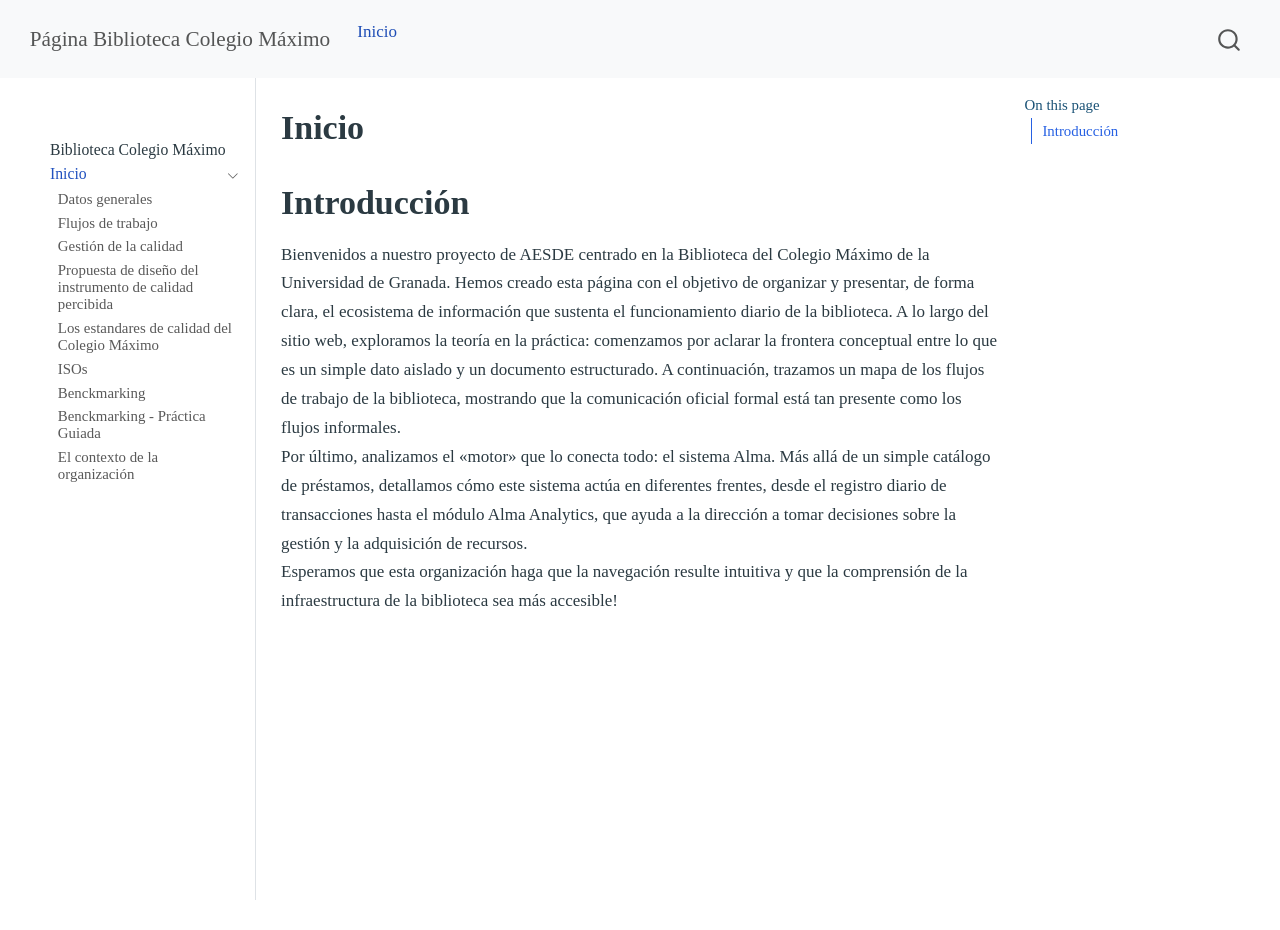
<file: docs/index.html>
<!DOCTYPE html>
<html xmlns="http://www.w3.org/1999/xhtml" lang="en" xml:lang="en"><head>

<meta charset="utf-8">
<meta name="generator" content="quarto-1.10.19">

<meta name="viewport" content="width=device-width, initial-scale=1.0, user-scalable=yes">


<title>Inicio – Página Biblioteca Colegio Máximo</title>
<style>
/* Default styles provided by pandoc.
** See https://pandoc.org/MANUAL.html#variables-for-html for config info.
*/
span.smallcaps{font-variant: small-caps;}
div.columns{display: flex; gap: 1.5em;}
div.column{flex: auto;}
@media screen {
div.columns{gap: min(4vw, 1.5em);}
div.column{overflow-x: auto;}
}
div.hanging-indent{margin-left: 1.5em; text-indent: -1.5em;}
ul.task-list{list-style: none;}
ul.task-list li input[type="checkbox"] {
  width: 0.8em;
  margin: 0 0.8em 0.2em -1em; /* quarto-specific, see https://github.com/quarto-dev/quarto-cli/issues/4556 */ 
  vertical-align: middle;
}
</style>


<script src="site_libs/quarto-nav/quarto-nav.js"></script>
<script src="site_libs/quarto-nav/headroom.min.js"></script>
<script src="site_libs/clipboard/clipboard.min.js"></script>
<script src="site_libs/quarto-search/autocomplete.umd.js"></script>
<script src="site_libs/quarto-search/fuse.min.js"></script>
<script src="site_libs/quarto-search/quarto-search.js"></script>
<meta name="quarto:offset" content="./">
<script src="site_libs/quarto-html/quarto.js" type="module"></script>
<script src="site_libs/quarto-html/tabsets/tabsets.js" type="module"></script>
<script src="site_libs/quarto-html/popper.min.js"></script>
<script src="site_libs/quarto-html/tippy.umd.min.js"></script>
<script src="site_libs/quarto-html/anchor.min.js"></script>
<link href="site_libs/quarto-html/tippy.css" rel="stylesheet">
<link href="site_libs/quarto-html/quarto-syntax-highlighting-bf27225e3a48a9273f3daa8f8e829971.css" rel="stylesheet" id="quarto-text-highlighting-styles">
<script src="site_libs/bootstrap/bootstrap.min.js"></script>
<link href="site_libs/bootstrap/bootstrap-icons.css" rel="stylesheet">
<link href="site_libs/bootstrap/bootstrap-4e663f3a4ff1a491e18bd6a28adf0390.min.css" rel="stylesheet" append-hash="true" id="quarto-bootstrap" data-mode="light">
<script id="quarto-search-options" type="application/json">{
  "location": "navbar",
  "copy-button": false,
  "collapse-after": 3,
  "panel-placement": "end",
  "type": "overlay",
  "limit": 50,
  "keyboard-shortcut": [
    "f",
    "/",
    "s"
  ],
  "show-item-context": false,
  "language": {
    "search-no-results-text": "No results",
    "search-matching-documents-text": "matching documents",
    "search-copy-link-title": "Copy link to search",
    "search-hide-matches-text": "Hide additional matches",
    "search-more-match-text": "more match in this document",
    "search-more-matches-text": "more matches in this document",
    "search-clear-button-title": "Clear",
    "search-text-placeholder": "",
    "search-detached-cancel-button-title": "Cancel",
    "search-submit-button-title": "Submit",
    "search-label": "Search"
  }
}</script>


<link rel="stylesheet" href="styles.css">
</head>

<body class="nav-sidebar docked nav-fixed quarto-light">

<div id="quarto-search-results"></div>
  <header id="quarto-header" class="headroom fixed-top">
    <nav class="navbar navbar-expand-lg " data-bs-theme="dark">
      <div class="navbar-container container-fluid">
      <div class="navbar-brand-container mx-auto">
    <a class="navbar-brand" href="./index.html">
    <span class="navbar-title">Página Biblioteca Colegio Máximo</span>
    </a>
  </div>
            <div id="quarto-search" class="" title="Search"></div>
          <button class="navbar-toggler" type="button" data-bs-toggle="collapse" data-bs-target="#navbarCollapse" aria-controls="navbarCollapse" role="menu" aria-expanded="false" aria-label="Toggle navigation" onclick="if (window.quartoToggleHeadroom) { window.quartoToggleHeadroom(); }">
  <span class="navbar-toggler-icon"></span>
</button>
          <div class="collapse navbar-collapse" id="navbarCollapse">
            <ul class="navbar-nav navbar-nav-scroll me-auto">
  <li class="nav-item">
    <a class="nav-link active" href="./index.html" aria-current="page"> 
<span class="menu-text">Inicio</span></a>
  </li>  
</ul>
          </div> <!-- /navcollapse -->
            <div class="quarto-navbar-tools">
</div>
      </div> <!-- /container-fluid -->
    </nav>
  <nav class="quarto-secondary-nav">
    <div class="container-fluid d-flex">
      <button type="button" class="quarto-btn-toggle btn" data-bs-toggle="collapse" role="button" data-bs-target=".quarto-sidebar-collapse-item" aria-controls="quarto-sidebar" aria-expanded="false" aria-label="Toggle sidebar navigation" onclick="if (window.quartoToggleHeadroom) { window.quartoToggleHeadroom(); }">
        <i class="bi bi-layout-text-sidebar-reverse"></i>
      </button>
        <nav class="quarto-page-breadcrumbs" aria-label="breadcrumb"><ol class="breadcrumb"><li class="breadcrumb-item"><a href="./index.html">Inicio</a></li></ol></nav>
        <a class="flex-grow-1" role="navigation" data-bs-toggle="collapse" data-bs-target=".quarto-sidebar-collapse-item" aria-controls="quarto-sidebar" aria-expanded="false" aria-label="Toggle sidebar navigation" onclick="if (window.quartoToggleHeadroom) { window.quartoToggleHeadroom(); }">      
        </a>
      <button type="button" class="btn quarto-search-button" aria-label="Search" onclick="window.quartoOpenSearch();">
        <i class="bi bi-search"></i>
      </button>
    </div>
  </nav>
</header>
<!-- content -->
<div id="quarto-content" class="quarto-container page-columns page-rows-contents page-layout-article page-navbar">
<!-- sidebar -->
  <nav id="quarto-sidebar" class="sidebar collapse collapse-horizontal quarto-sidebar-collapse-item sidebar-navigation docked overflow-auto">
        <div class="mt-2 flex-shrink-0 align-items-center">
        <div class="sidebar-search">
        <div id="quarto-search" class="" title="Search"></div>
        </div>
        </div>
    <div class="sidebar-menu-container"> 
    <ul class="list-unstyled mt-1">
        <li class="sidebar-item sidebar-item-section">
      <span class="sidebar-item-text sidebar-link text-start">
 <span class="menu-text">Biblioteca Colegio Máximo</span></span>
  </li>
        <li class="sidebar-item sidebar-item-section">
      <div class="sidebar-item-container"> 
            <a href="./index.html" class="sidebar-item-text sidebar-link active">
 <span class="menu-text">Inicio</span></a>
          <a class="sidebar-item-toggle text-start" data-bs-toggle="collapse" data-bs-target="#" role="navigation" aria-expanded="true" aria-label="Toggle section">
            <i class="bi bi-chevron-right ms-2"></i>
          </a> 
      </div>
      <ul id="" class="collapse list-unstyled sidebar-section depth1 show">  
          <li class="sidebar-item">
  <div class="sidebar-item-container"> 
  <a href="./t1s1.html" class="sidebar-item-text sidebar-link">
 <span class="menu-text">Datos generales</span></a>
  </div>
</li>
          <li class="sidebar-item">
  <div class="sidebar-item-container"> 
  <a href="./flujosdetrabajo.html" class="sidebar-item-text sidebar-link">
 <span class="menu-text">Flujos de trabajo</span></a>
  </div>
</li>
          <li class="sidebar-item">
  <div class="sidebar-item-container"> 
  <a href="./gestioncalidad.html" class="sidebar-item-text sidebar-link">
 <span class="menu-text">Gestión de la calidad</span></a>
  </div>
</li>
          <li class="sidebar-item">
  <div class="sidebar-item-container"> 
  <a href="./disenodelisntrumento.html" class="sidebar-item-text sidebar-link">
 <span class="menu-text">Propuesta de diseño del instrumento de calidad percibida</span></a>
  </div>
</li>
          <li class="sidebar-item">
  <div class="sidebar-item-container"> 
  <a href="./estandarescalidad.html" class="sidebar-item-text sidebar-link">
 <span class="menu-text">Los estandares de calidad del Colegio Máximo</span></a>
  </div>
</li>
          <li class="sidebar-item">
  <div class="sidebar-item-container"> 
  <a href="./iso.html" class="sidebar-item-text sidebar-link">
 <span class="menu-text">ISOs</span></a>
  </div>
</li>
          <li class="sidebar-item">
  <div class="sidebar-item-container"> 
  <a href="./benchmarking.html" class="sidebar-item-text sidebar-link">
 <span class="menu-text">Benckmarking</span></a>
  </div>
</li>
          <li class="sidebar-item">
  <div class="sidebar-item-container"> 
  <a href="./benchmarkingpracticaguiada.html" class="sidebar-item-text sidebar-link">
 <span class="menu-text">Benckmarking - Práctica Guiada</span></a>
  </div>
</li>
          <li class="sidebar-item">
  <div class="sidebar-item-container"> 
  <a href="./elcontextodelaorganizacion.html" class="sidebar-item-text sidebar-link">
 <span class="menu-text">El contexto de la organización</span></a>
  </div>
</li>
      </ul>
  </li>
    </ul>
    </div>
</nav>
<div id="quarto-sidebar-glass" class="quarto-sidebar-collapse-item" data-bs-toggle="collapse" data-bs-target=".quarto-sidebar-collapse-item"></div>
<!-- margin-sidebar -->
    <div id="quarto-margin-sidebar" class="sidebar margin-sidebar">
        <nav id="TOC" role="doc-toc" class="toc-active">
    <h2 id="toc-title">On this page</h2>
   
  <ul>
  <li><a href="#introducción" id="toc-introducción" class="nav-link active" data-scroll-target="#introducción">Introducción</a></li>
  </ul>
</nav>
    </div>
<!-- main -->
<main class="content" id="quarto-document-content">

<header id="title-block-header" class="quarto-title-block default">
<div class="quarto-title">
<h1 class="title">Inicio</h1>
</div>



<div class="quarto-title-meta">

    
  
    
  </div>
  


</header>


<section id="introducción" class="level1">
<h1>Introducción</h1>
<p>Bienvenidos a nuestro proyecto de AESDE centrado en la Biblioteca del Colegio Máximo de la Universidad de Granada. Hemos creado esta página con el objetivo de organizar y presentar, de forma clara, el ecosistema de información que sustenta el funcionamiento diario de la biblioteca. A lo largo del sitio web, exploramos la teoría en la práctica: comenzamos por aclarar la frontera conceptual entre lo que es un simple dato aislado y un documento estructurado. A continuación, trazamos un mapa de los flujos de trabajo de la biblioteca, mostrando que la comunicación oficial formal está tan presente como los flujos informales.<br>
Por último, analizamos el «motor» que lo conecta todo: el sistema Alma. Más allá de un simple catálogo de préstamos, detallamos cómo este sistema actúa en diferentes frentes, desde el registro diario de transacciones hasta el módulo Alma Analytics, que ayuda a la dirección a tomar decisiones sobre la gestión y la adquisición de recursos.<br>
Esperamos que esta organización haga que la navegación resulte intuitiva y que la comprensión de la infraestructura de la biblioteca sea más accesible!</p>


</section>

</main> <!-- /main -->
<script id="quarto-html-after-body" type="application/javascript">
  window.document.addEventListener("DOMContentLoaded", function (event) {
    const icon = "";
    const anchorJS = new window.AnchorJS();
    anchorJS.options = {
      placement: 'right',
      icon: icon
    };
    anchorJS.add('.anchored');
    const isCodeAnnotation = (el) => {
      for (const clz of el.classList) {
        if (clz.startsWith('code-annotation-')) {                     
          return true;
        }
      }
      return false;
    }
    const onCopySuccess = function(e) {
      // button target
      const button = e.trigger;
      // don't keep focus
      button.blur();
      // flash "checked"
      button.classList.add('code-copy-button-checked');
      var currentTitle = button.getAttribute("title");
      button.setAttribute("title", "Copied!");
      let tooltip;
      if (window.bootstrap) {
        button.setAttribute("data-bs-toggle", "tooltip");
        button.setAttribute("data-bs-placement", "left");
        button.setAttribute("data-bs-title", "Copied!");
        tooltip = new bootstrap.Tooltip(button, 
          { trigger: "manual", 
            customClass: "code-copy-button-tooltip",
            offset: [0, -8]});
        tooltip.show();    
      }
      setTimeout(function() {
        if (tooltip) {
          tooltip.hide();
          button.removeAttribute("data-bs-title");
          button.removeAttribute("data-bs-toggle");
          button.removeAttribute("data-bs-placement");
        }
        button.setAttribute("title", currentTitle);
        button.classList.remove('code-copy-button-checked');
      }, 1000);
      // clear code selection
      e.clearSelection();
    }
    const getTextToCopy = function(trigger) {
      const outerScaffold = trigger.parentElement.cloneNode(true);
      const codeEl = outerScaffold.querySelector('code');
      for (const childEl of codeEl.children) {
        if (isCodeAnnotation(childEl)) {
          childEl.remove();
        }
      }
      return codeEl.innerText;
    }
    const clipboard = new window.ClipboardJS('.code-copy-button:not([data-in-quarto-modal])', {
      text: getTextToCopy
    });
    clipboard.on('success', onCopySuccess);
    if (window.document.getElementById('quarto-embedded-source-code-modal')) {
      const clipboardModal = new window.ClipboardJS('.code-copy-button[data-in-quarto-modal]', {
        text: getTextToCopy,
        container: window.document.getElementById('quarto-embedded-source-code-modal')
      });
      clipboardModal.on('success', onCopySuccess);
    }
      var localhostRegex = new RegExp(/^(?:http|https):\/\/localhost\:?[0-9]*\//);
      var mailtoRegex = new RegExp(/^mailto:/);
        var filterRegex = new RegExp('/' + window.location.host + '/');
      var isInternal = (href) => {
          return filterRegex.test(href) || localhostRegex.test(href) || mailtoRegex.test(href);
      }
      // Inspect non-navigation links and adorn them if external
     var links = window.document.querySelectorAll('a[href]:not(.nav-link):not(.navbar-brand):not(.toc-action):not(.sidebar-link):not(.sidebar-item-toggle):not(.pagination-link):not(.no-external):not([aria-hidden]):not(.dropdown-item):not(.quarto-navigation-tool):not(.about-link)');
      for (var i=0; i<links.length; i++) {
        const link = links[i];
        if (!isInternal(link.href)) {
          // undo the damage that might have been done by quarto-nav.js in the case of
          // links that we want to consider external
          if (link.dataset.originalHref !== undefined) {
            link.href = link.dataset.originalHref;
          }
        }
      }
    function tippyHover(el, contentFn, onTriggerFn, onUntriggerFn) {
      const config = {
        allowHTML: true,
        maxWidth: 500,
        delay: 100,
        arrow: false,
        appendTo: function(el) {
            return el.parentElement;
        },
        interactive: true,
        interactiveBorder: 10,
        theme: 'quarto',
        placement: 'bottom-start',
      };
      if (contentFn) {
        config.content = contentFn;
      }
      if (onTriggerFn) {
        config.onTrigger = onTriggerFn;
      }
      if (onUntriggerFn) {
        config.onUntrigger = onUntriggerFn;
      }
      window.tippy(el, config); 
    }
    const noterefs = window.document.querySelectorAll('a[role="doc-noteref"]');
    for (var i=0; i<noterefs.length; i++) {
      const ref = noterefs[i];
      tippyHover(ref, function() {
        // use id or data attribute instead here
        let href = ref.getAttribute('data-footnote-href') || ref.getAttribute('href');
        try { href = new URL(href).hash; } catch {}
        const id = href.replace(/^#\/?/, "");
        const note = window.document.getElementById(id);
        if (note) {
          return note.innerHTML;
        } else {
          return "";
        }
      });
    }
    const xrefs = window.document.querySelectorAll('a.quarto-xref');
    const processXRef = (id, note) => {
      // Strip column container classes
      const stripColumnClz = (el) => {
        el.classList.remove("page-full", "page-columns");
        if (el.children) {
          for (const child of el.children) {
            stripColumnClz(child);
          }
        }
      }
      stripColumnClz(note)
      if (id === null || id.startsWith('sec-')) {
        // Special case sections, only their first couple elements
        const container = document.createElement("div");
        if (note.children && note.children.length > 2) {
          container.appendChild(note.children[0].cloneNode(true));
          for (let i = 1; i < note.children.length; i++) {
            const child = note.children[i];
            if (child.tagName === "P" && child.innerText === "") {
              continue;
            } else {
              container.appendChild(child.cloneNode(true));
              break;
            }
          }
          if (window.Quarto?.typesetMath) {
            window.Quarto.typesetMath(container);
          }
          return container.innerHTML
        } else {
          if (window.Quarto?.typesetMath) {
            window.Quarto.typesetMath(note);
          }
          return note.innerHTML;
        }
      } else {
        // Remove any anchor links if they are present
        const anchorLink = note.querySelector('a.anchorjs-link');
        if (anchorLink) {
          anchorLink.remove();
        }
        if (window.Quarto?.typesetMath) {
          window.Quarto.typesetMath(note);
        }
        if (note.classList.contains("callout")) {
          return note.outerHTML;
        } else {
          return note.innerHTML;
        }
      }
    }
    for (var i=0; i<xrefs.length; i++) {
      const xref = xrefs[i];
      tippyHover(xref, undefined, function(instance) {
        instance.disable();
        let url = xref.getAttribute('href');
        let hash = undefined; 
        if (url.startsWith('#')) {
          hash = url;
        } else {
          try { hash = new URL(url).hash; } catch {}
        }
        if (hash) {
          const id = hash.replace(/^#\/?/, "");
          const note = window.document.getElementById(id);
          if (note !== null) {
            try {
              const html = processXRef(id, note.cloneNode(true));
              instance.setContent(html);
            } finally {
              instance.enable();
              instance.show();
            }
          } else {
            // See if we can fetch this
            fetch(url.split('#')[0])
            .then(res => res.text())
            .then(html => {
              const parser = new DOMParser();
              const htmlDoc = parser.parseFromString(html, "text/html");
              const note = htmlDoc.getElementById(id);
              if (note !== null) {
                const html = processXRef(id, note);
                instance.setContent(html);
              } 
            }).finally(() => {
              instance.enable();
              instance.show();
            });
          }
        } else {
          // See if we can fetch a full url (with no hash to target)
          // This is a special case and we should probably do some content thinning / targeting
          fetch(url)
          .then(res => res.text())
          .then(html => {
            const parser = new DOMParser();
            const htmlDoc = parser.parseFromString(html, "text/html");
            const note = htmlDoc.querySelector('main.content');
            if (note !== null) {
              // This should only happen for chapter cross references
              // (since there is no id in the URL)
              // remove the first header
              if (note.children.length > 0 && note.children[0].tagName === "HEADER") {
                note.children[0].remove();
              }
              const html = processXRef(null, note);
              instance.setContent(html);
            } 
          }).finally(() => {
            instance.enable();
            instance.show();
          });
        }
      }, function(instance) {
      });
    }
        let selectedAnnoteEl;
        const selectorForAnnotation = ( cell, annotation) => {
          let cellAttr = 'data-code-cell="' + cell + '"';
          let lineAttr = 'data-code-annotation="' +  annotation + '"';
          const selector = 'span[' + cellAttr + '][' + lineAttr + ']';
          return selector;
        }
        const selectCodeLines = (annoteEl) => {
          const doc = window.document;
          const targetCell = annoteEl.getAttribute("data-target-cell");
          const targetAnnotation = annoteEl.getAttribute("data-target-annotation");
          const annoteSpan = window.document.querySelector(selectorForAnnotation(targetCell, targetAnnotation));
          const lines = annoteSpan.getAttribute("data-code-lines").split(",");
          const lineIds = lines.map((line) => {
            return targetCell + "-" + line;
          })
          let top = null;
          let height = null;
          let parent = null;
          if (lineIds.length > 0) {
              //compute the position of the single el (top and bottom and make a div)
              const el = window.document.getElementById(lineIds[0]);
              top = el.offsetTop;
              height = el.offsetHeight;
              parent = el.parentElement.parentElement;
            if (lineIds.length > 1) {
              const lastEl = window.document.getElementById(lineIds[lineIds.length - 1]);
              const bottom = lastEl.offsetTop + lastEl.offsetHeight;
              height = bottom - top;
            }
            if (top !== null && height !== null && parent !== null) {
              // cook up a div (if necessary) and position it 
              let div = window.document.getElementById("code-annotation-line-highlight");
              if (div === null) {
                div = window.document.createElement("div");
                div.setAttribute("id", "code-annotation-line-highlight");
                div.style.position = 'absolute';
                parent.appendChild(div);
              }
              div.style.top = top - 2 + "px";
              div.style.height = height + 4 + "px";
              div.style.left = 0;
              let gutterDiv = window.document.getElementById("code-annotation-line-highlight-gutter");
              if (gutterDiv === null) {
                gutterDiv = window.document.createElement("div");
                gutterDiv.setAttribute("id", "code-annotation-line-highlight-gutter");
                gutterDiv.style.position = 'absolute';
                const codeCell = window.document.getElementById(targetCell);
                const gutter = codeCell.querySelector('.code-annotation-gutter');
                gutter.appendChild(gutterDiv);
              }
              gutterDiv.style.top = top - 2 + "px";
              gutterDiv.style.height = height + 4 + "px";
            }
            selectedAnnoteEl = annoteEl;
          }
        };
        const unselectCodeLines = () => {
          const elementsIds = ["code-annotation-line-highlight", "code-annotation-line-highlight-gutter"];
          elementsIds.forEach((elId) => {
            const div = window.document.getElementById(elId);
            if (div) {
              div.remove();
            }
          });
          selectedAnnoteEl = undefined;
        };
          // Handle positioning of the toggle
      window.addEventListener(
        "resize",
        throttle(() => {
          elRect = undefined;
          if (selectedAnnoteEl) {
            selectCodeLines(selectedAnnoteEl);
          }
        }, 10)
      );
      function throttle(fn, ms) {
      let throttle = false;
      let timer;
        return (...args) => {
          if(!throttle) { // first call gets through
              fn.apply(this, args);
              throttle = true;
          } else { // all the others get throttled
              if(timer) clearTimeout(timer); // cancel #2
              timer = setTimeout(() => {
                fn.apply(this, args);
                timer = throttle = false;
              }, ms);
          }
        };
      }
        // Attach click handler to the DT
        const annoteDls = window.document.querySelectorAll('dt[data-target-cell]');
        for (const annoteDlNode of annoteDls) {
          annoteDlNode.addEventListener('click', (event) => {
            const clickedEl = event.target;
            if (clickedEl !== selectedAnnoteEl) {
              unselectCodeLines();
              const activeEl = window.document.querySelector('dt[data-target-cell].code-annotation-active');
              if (activeEl) {
                activeEl.classList.remove('code-annotation-active');
              }
              selectCodeLines(clickedEl);
              clickedEl.classList.add('code-annotation-active');
            } else {
              // Unselect the line
              unselectCodeLines();
              clickedEl.classList.remove('code-annotation-active');
            }
          });
        }
    const findCites = (el) => {
      const parentEl = el.parentElement;
      if (parentEl) {
        const cites = parentEl.dataset.cites;
        if (cites) {
          return {
            el,
            cites: cites.split(' ')
          };
        } else {
          return findCites(el.parentElement)
        }
      } else {
        return undefined;
      }
    };
    var bibliorefs = window.document.querySelectorAll('a[role="doc-biblioref"]');
    for (var i=0; i<bibliorefs.length; i++) {
      const ref = bibliorefs[i];
      const citeInfo = findCites(ref);
      if (citeInfo) {
        tippyHover(citeInfo.el, function() {
          var popup = window.document.createElement('div');
          citeInfo.cites.forEach(function(cite) {
            var citeDiv = window.document.createElement('div');
            citeDiv.classList.add('hanging-indent');
            citeDiv.classList.add('csl-entry');
            var biblioDiv = window.document.getElementById('ref-' + cite);
            if (biblioDiv) {
              citeDiv.innerHTML = biblioDiv.innerHTML;
            }
            popup.appendChild(citeDiv);
          });
          return popup.innerHTML;
        });
      }
    }
  });
  </script>
</div> <!-- /content -->




</body></html>
</file>
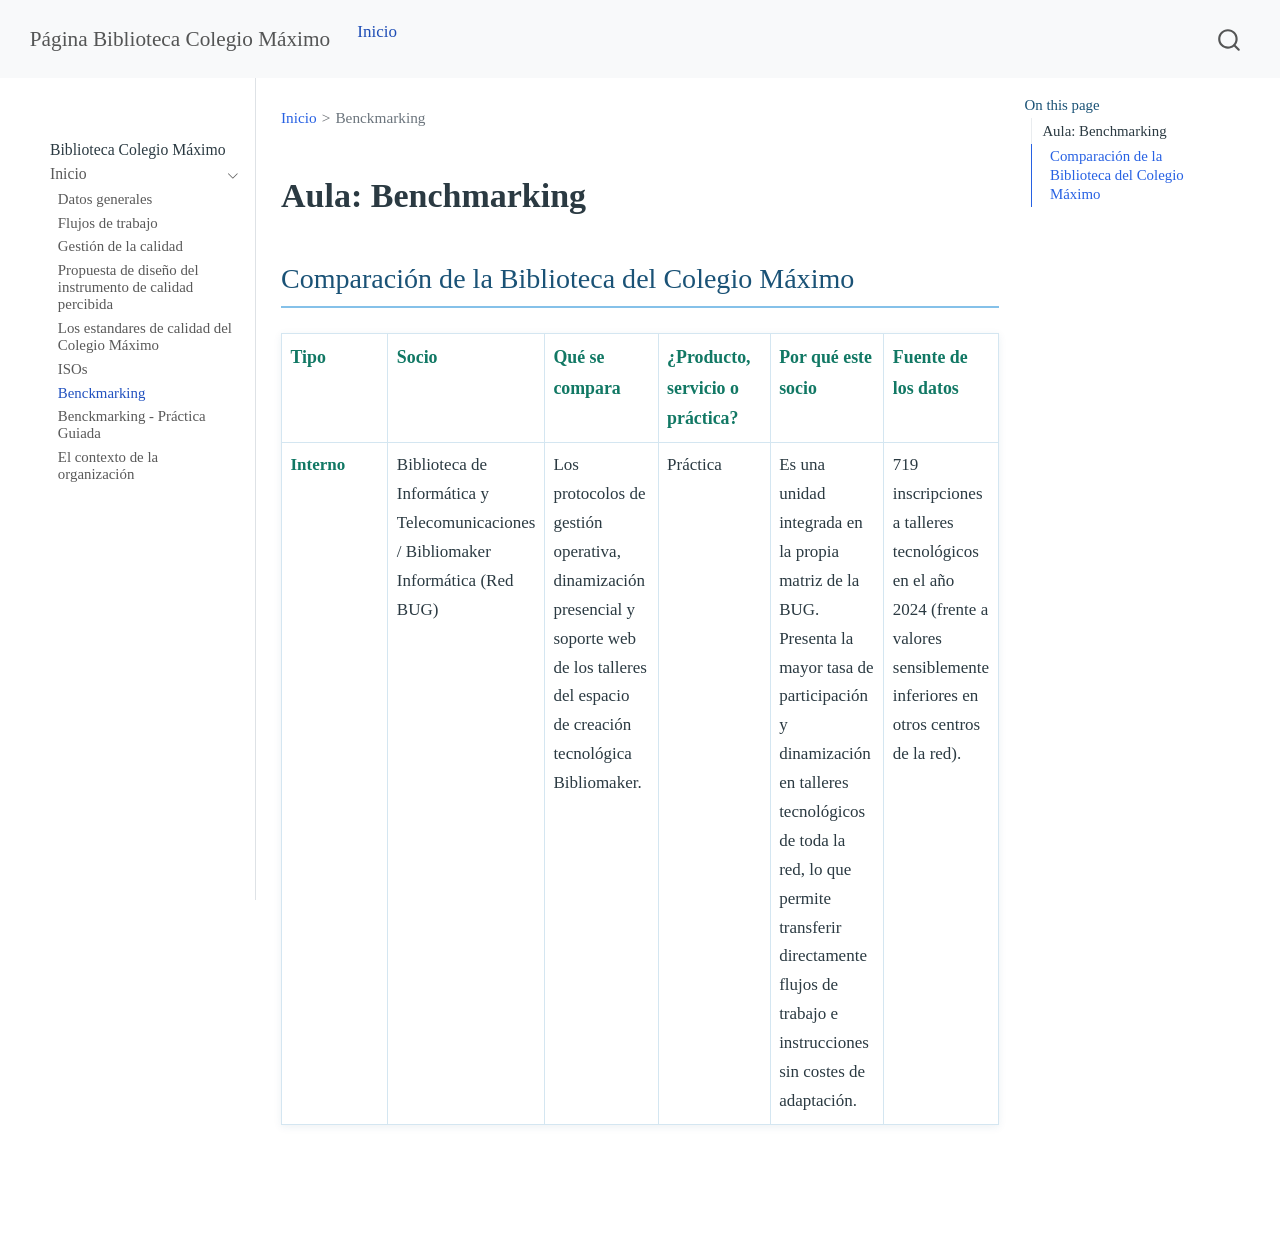
<file: docs/benchmarking.html>
<!DOCTYPE html>
<html xmlns="http://www.w3.org/1999/xhtml" lang="en" xml:lang="en"><head>

<meta charset="utf-8">
<meta name="generator" content="quarto-1.10.18">

<meta name="viewport" content="width=device-width, initial-scale=1.0, user-scalable=yes">


<title>benchmarking – Página Biblioteca Colegio Máximo</title>
<style>
/* Default styles provided by pandoc.
** See https://pandoc.org/MANUAL.html#variables-for-html for config info.
*/
span.smallcaps{font-variant: small-caps;}
div.columns{display: flex; gap: 1.5em;}
div.column{flex: auto;}
@media screen {
div.columns{gap: min(4vw, 1.5em);}
div.column{overflow-x: auto;}
}
div.hanging-indent{margin-left: 1.5em; text-indent: -1.5em;}
ul.task-list{list-style: none;}
ul.task-list li input[type="checkbox"] {
  width: 0.8em;
  margin: 0 0.8em 0.2em -1em; /* quarto-specific, see https://github.com/quarto-dev/quarto-cli/issues/4556 */ 
  vertical-align: middle;
}
</style>


<script src="site_libs/quarto-nav/quarto-nav.js"></script>
<script src="site_libs/quarto-nav/headroom.min.js"></script>
<script src="site_libs/clipboard/clipboard.min.js"></script>
<script src="site_libs/quarto-search/autocomplete.umd.js"></script>
<script src="site_libs/quarto-search/fuse.min.js"></script>
<script src="site_libs/quarto-search/quarto-search.js"></script>
<meta name="quarto:offset" content="./">
<script src="site_libs/quarto-html/quarto.js" type="module"></script>
<script src="site_libs/quarto-html/tabsets/tabsets.js" type="module"></script>
<script src="site_libs/quarto-html/popper.min.js"></script>
<script src="site_libs/quarto-html/tippy.umd.min.js"></script>
<script src="site_libs/quarto-html/anchor.min.js"></script>
<link href="site_libs/quarto-html/tippy.css" rel="stylesheet">
<link href="site_libs/quarto-html/quarto-syntax-highlighting-64a204ab8560d761af7679ceaba22944.css" rel="stylesheet" id="quarto-text-highlighting-styles">
<script src="site_libs/bootstrap/bootstrap.min.js"></script>
<link href="site_libs/bootstrap/bootstrap-icons.css" rel="stylesheet">
<link href="site_libs/bootstrap/bootstrap-4e663f3a4ff1a491e18bd6a28adf0390.min.css" rel="stylesheet" append-hash="true" id="quarto-bootstrap" data-mode="light">
<script id="quarto-search-options" type="application/json">{
  "location": "navbar",
  "copy-button": false,
  "collapse-after": 3,
  "panel-placement": "end",
  "type": "overlay",
  "limit": 50,
  "keyboard-shortcut": [
    "f",
    "/",
    "s"
  ],
  "show-item-context": false,
  "language": {
    "search-no-results-text": "No results",
    "search-matching-documents-text": "matching documents",
    "search-copy-link-title": "Copy link to search",
    "search-hide-matches-text": "Hide additional matches",
    "search-more-match-text": "more match in this document",
    "search-more-matches-text": "more matches in this document",
    "search-clear-button-title": "Clear",
    "search-text-placeholder": "",
    "search-detached-cancel-button-title": "Cancel",
    "search-submit-button-title": "Submit",
    "search-label": "Search"
  }
}</script>


<link rel="stylesheet" href="styles.css">
</head>

<body class="nav-sidebar docked nav-fixed quarto-light">

<div id="quarto-search-results"></div>
  <header id="quarto-header" class="headroom fixed-top">
    <nav class="navbar navbar-expand-lg " data-bs-theme="dark">
      <div class="navbar-container container-fluid">
      <div class="navbar-brand-container mx-auto">
    <a class="navbar-brand" href="./index.html">
    <span class="navbar-title">Página Biblioteca Colegio Máximo</span>
    </a>
  </div>
            <div id="quarto-search" class="" title="Search"></div>
          <button class="navbar-toggler" type="button" data-bs-toggle="collapse" data-bs-target="#navbarCollapse" aria-controls="navbarCollapse" role="menu" aria-expanded="false" aria-label="Toggle navigation" onclick="if (window.quartoToggleHeadroom) { window.quartoToggleHeadroom(); }">
  <span class="navbar-toggler-icon"></span>
</button>
          <div class="collapse navbar-collapse" id="navbarCollapse">
            <ul class="navbar-nav navbar-nav-scroll me-auto">
  <li class="nav-item">
    <a class="nav-link active" href="./index.html" aria-current="page"> 
<span class="menu-text">Inicio</span></a>
  </li>  
</ul>
          </div> <!-- /navcollapse -->
            <div class="quarto-navbar-tools">
</div>
      </div> <!-- /container-fluid -->
    </nav>
  <nav class="quarto-secondary-nav">
    <div class="container-fluid d-flex">
      <button type="button" class="quarto-btn-toggle btn" data-bs-toggle="collapse" role="button" data-bs-target=".quarto-sidebar-collapse-item" aria-controls="quarto-sidebar" aria-expanded="false" aria-label="Toggle sidebar navigation" onclick="if (window.quartoToggleHeadroom) { window.quartoToggleHeadroom(); }">
        <i class="bi bi-layout-text-sidebar-reverse"></i>
      </button>
        <nav class="quarto-page-breadcrumbs" aria-label="breadcrumb"><ol class="breadcrumb"><li class="breadcrumb-item"><a href="./index.html">Inicio</a></li><li class="breadcrumb-item"><a href="./benchmarking.html">Benckmarking</a></li></ol></nav>
        <a class="flex-grow-1" role="navigation" data-bs-toggle="collapse" data-bs-target=".quarto-sidebar-collapse-item" aria-controls="quarto-sidebar" aria-expanded="false" aria-label="Toggle sidebar navigation" onclick="if (window.quartoToggleHeadroom) { window.quartoToggleHeadroom(); }">      
        </a>
      <button type="button" class="btn quarto-search-button" aria-label="Search" onclick="window.quartoOpenSearch();">
        <i class="bi bi-search"></i>
      </button>
    </div>
  </nav>
</header>
<!-- content -->
<div id="quarto-content" class="quarto-container page-columns page-rows-contents page-layout-article page-navbar">
<!-- sidebar -->
  <nav id="quarto-sidebar" class="sidebar collapse collapse-horizontal quarto-sidebar-collapse-item sidebar-navigation docked overflow-auto">
        <div class="mt-2 flex-shrink-0 align-items-center">
        <div class="sidebar-search">
        <div id="quarto-search" class="" title="Search"></div>
        </div>
        </div>
    <div class="sidebar-menu-container"> 
    <ul class="list-unstyled mt-1">
        <li class="sidebar-item sidebar-item-section">
      <span class="sidebar-item-text sidebar-link text-start">
 <span class="menu-text">Biblioteca Colegio Máximo</span></span>
  </li>
        <li class="sidebar-item sidebar-item-section">
      <div class="sidebar-item-container"> 
            <a href="./index.html" class="sidebar-item-text sidebar-link">
 <span class="menu-text">Inicio</span></a>
          <a class="sidebar-item-toggle text-start" data-bs-toggle="collapse" data-bs-target="#" role="navigation" aria-expanded="true" aria-label="Toggle section">
            <i class="bi bi-chevron-right ms-2"></i>
          </a> 
      </div>
      <ul id="" class="collapse list-unstyled sidebar-section depth1 show">  
          <li class="sidebar-item">
  <div class="sidebar-item-container"> 
  <a href="./t1s1.html" class="sidebar-item-text sidebar-link">
 <span class="menu-text">Datos generales</span></a>
  </div>
</li>
          <li class="sidebar-item">
  <div class="sidebar-item-container"> 
  <a href="./flujosdetrabajo.html" class="sidebar-item-text sidebar-link">
 <span class="menu-text">Flujos de trabajo</span></a>
  </div>
</li>
          <li class="sidebar-item">
  <div class="sidebar-item-container"> 
  <a href="./gestioncalidad.html" class="sidebar-item-text sidebar-link">
 <span class="menu-text">Gestión de la calidad</span></a>
  </div>
</li>
          <li class="sidebar-item">
  <div class="sidebar-item-container"> 
  <a href="./disenodelisntrumento.html" class="sidebar-item-text sidebar-link">
 <span class="menu-text">Propuesta de diseño del instrumento de calidad percibida</span></a>
  </div>
</li>
          <li class="sidebar-item">
  <div class="sidebar-item-container"> 
  <a href="./estandarescalidad.html" class="sidebar-item-text sidebar-link">
 <span class="menu-text">Los estandares de calidad del Colegio Máximo</span></a>
  </div>
</li>
          <li class="sidebar-item">
  <div class="sidebar-item-container"> 
  <a href="./iso.html" class="sidebar-item-text sidebar-link">
 <span class="menu-text">ISOs</span></a>
  </div>
</li>
          <li class="sidebar-item">
  <div class="sidebar-item-container"> 
  <a href="./benchmarking.html" class="sidebar-item-text sidebar-link active">
 <span class="menu-text">Benckmarking</span></a>
  </div>
</li>
          <li class="sidebar-item">
  <div class="sidebar-item-container"> 
  <a href="./benchmarkingpracticaguiada.html" class="sidebar-item-text sidebar-link">
 <span class="menu-text">Benckmarking - Práctica Guiada</span></a>
  </div>
</li>
          <li class="sidebar-item">
  <div class="sidebar-item-container"> 
  <a href="./elcontextodelaorganizacion.html" class="sidebar-item-text sidebar-link">
 <span class="menu-text">El contexto de la organización</span></a>
  </div>
</li>
      </ul>
  </li>
    </ul>
    </div>
</nav>
<div id="quarto-sidebar-glass" class="quarto-sidebar-collapse-item" data-bs-toggle="collapse" data-bs-target=".quarto-sidebar-collapse-item"></div>
<!-- margin-sidebar -->
    <div id="quarto-margin-sidebar" class="sidebar margin-sidebar">
        <nav id="TOC" role="doc-toc" class="toc-active">
    <h2 id="toc-title">On this page</h2>
   
  <ul>
  <li><a href="#aula-benchmarking" id="toc-aula-benchmarking" class="nav-link active" data-scroll-target="#aula-benchmarking">Aula: Benchmarking</a>
  <ul class="collapse">
  <li><a href="#comparación-de-la-biblioteca-del-colegio-máximo" id="toc-comparación-de-la-biblioteca-del-colegio-máximo" class="nav-link" data-scroll-target="#comparación-de-la-biblioteca-del-colegio-máximo">Comparación de la Biblioteca del Colegio Máximo</a></li>
  </ul></li>
  </ul>
</nav>
    </div>
<!-- main -->
<main class="content" id="quarto-document-content"><header id="title-block-header" class="quarto-title-block"><nav class="quarto-page-breadcrumbs quarto-title-breadcrumbs d-none d-lg-block" aria-label="breadcrumb"><ol class="breadcrumb"><li class="breadcrumb-item"><a href="./index.html">Inicio</a></li><li class="breadcrumb-item"><a href="./benchmarking.html">Benckmarking</a></li></ol></nav></header>




<section id="aula-benchmarking" class="level1">
<h1>Aula: Benchmarking</h1>
<section id="comparación-de-la-biblioteca-del-colegio-máximo" class="level2">
<h2 class="anchored" data-anchor-id="comparación-de-la-biblioteca-del-colegio-máximo">Comparación de la Biblioteca del Colegio Máximo</h2>
<table class="caption-top table">
<colgroup>
<col style="width: 16%">
<col style="width: 16%">
<col style="width: 16%">
<col style="width: 16%">
<col style="width: 16%">
<col style="width: 16%">
</colgroup>
<thead>
<tr class="header">
<th style="text-align: left;"><strong>Tipo</strong></th>
<th style="text-align: left;"><strong>Socio</strong></th>
<th style="text-align: left;"><strong>Qué se compara</strong></th>
<th style="text-align: left;"><strong>¿Producto, servicio o práctica?</strong></th>
<th style="text-align: left;"><strong>Por qué este socio</strong></th>
<th style="text-align: left;"><strong>Fuente de los datos</strong></th>
</tr>
</thead>
<tbody>
<tr class="odd">
<td style="text-align: left;"><strong>Interno</strong></td>
<td style="text-align: left;">Biblioteca de Informática y Telecomunicaciones / Bibliomaker Informática (Red BUG)</td>
<td style="text-align: left;">Los protocolos de gestión operativa, dinamización presencial y soporte web de los talleres del espacio de creación tecnológica Bibliomaker.</td>
<td style="text-align: left;">Práctica</td>
<td style="text-align: left;">Es una unidad integrada en la propia matriz de la BUG. Presenta la mayor tasa de participación y dinamización en talleres tecnológicos de toda la red, lo que permite transferir directamente flujos de trabajo e instrucciones sin costes de adaptación.</td>
<td style="text-align: left;">719 inscripciones a talleres tecnológicos en el año 2024 (frente a valores sensiblemente inferiores en otros centros de la red).</td>
</tr>
</tbody>
</table>


</section>
</section>

</main> <!-- /main -->
<script id="quarto-html-after-body" type="application/javascript">
  window.document.addEventListener("DOMContentLoaded", function (event) {
    const icon = "";
    const anchorJS = new window.AnchorJS();
    anchorJS.options = {
      placement: 'right',
      icon: icon
    };
    anchorJS.add('.anchored');
    const isCodeAnnotation = (el) => {
      for (const clz of el.classList) {
        if (clz.startsWith('code-annotation-')) {                     
          return true;
        }
      }
      return false;
    }
    const onCopySuccess = function(e) {
      // button target
      const button = e.trigger;
      // don't keep focus
      button.blur();
      // flash "checked"
      button.classList.add('code-copy-button-checked');
      var currentTitle = button.getAttribute("title");
      button.setAttribute("title", "Copied!");
      let tooltip;
      if (window.bootstrap) {
        button.setAttribute("data-bs-toggle", "tooltip");
        button.setAttribute("data-bs-placement", "left");
        button.setAttribute("data-bs-title", "Copied!");
        tooltip = new bootstrap.Tooltip(button, 
          { trigger: "manual", 
            customClass: "code-copy-button-tooltip",
            offset: [0, -8]});
        tooltip.show();    
      }
      setTimeout(function() {
        if (tooltip) {
          tooltip.hide();
          button.removeAttribute("data-bs-title");
          button.removeAttribute("data-bs-toggle");
          button.removeAttribute("data-bs-placement");
        }
        button.setAttribute("title", currentTitle);
        button.classList.remove('code-copy-button-checked');
      }, 1000);
      // clear code selection
      e.clearSelection();
    }
    const getTextToCopy = function(trigger) {
      const outerScaffold = trigger.parentElement.cloneNode(true);
      const codeEl = outerScaffold.querySelector('code');
      for (const childEl of codeEl.children) {
        if (isCodeAnnotation(childEl)) {
          childEl.remove();
        }
      }
      return codeEl.innerText;
    }
    const clipboard = new window.ClipboardJS('.code-copy-button:not([data-in-quarto-modal])', {
      text: getTextToCopy
    });
    clipboard.on('success', onCopySuccess);
    if (window.document.getElementById('quarto-embedded-source-code-modal')) {
      const clipboardModal = new window.ClipboardJS('.code-copy-button[data-in-quarto-modal]', {
        text: getTextToCopy,
        container: window.document.getElementById('quarto-embedded-source-code-modal')
      });
      clipboardModal.on('success', onCopySuccess);
    }
      var localhostRegex = new RegExp(/^(?:http|https):\/\/localhost\:?[0-9]*\//);
      var mailtoRegex = new RegExp(/^mailto:/);
        var filterRegex = new RegExp('/' + window.location.host + '/');
      var isInternal = (href) => {
          return filterRegex.test(href) || localhostRegex.test(href) || mailtoRegex.test(href);
      }
      // Inspect non-navigation links and adorn them if external
     var links = window.document.querySelectorAll('a[href]:not(.nav-link):not(.navbar-brand):not(.toc-action):not(.sidebar-link):not(.sidebar-item-toggle):not(.pagination-link):not(.no-external):not([aria-hidden]):not(.dropdown-item):not(.quarto-navigation-tool):not(.about-link)');
      for (var i=0; i<links.length; i++) {
        const link = links[i];
        if (!isInternal(link.href)) {
          // undo the damage that might have been done by quarto-nav.js in the case of
          // links that we want to consider external
          if (link.dataset.originalHref !== undefined) {
            link.href = link.dataset.originalHref;
          }
        }
      }
    function tippyHover(el, contentFn, onTriggerFn, onUntriggerFn) {
      const config = {
        allowHTML: true,
        maxWidth: 500,
        delay: 100,
        arrow: false,
        appendTo: function(el) {
            return el.parentElement;
        },
        interactive: true,
        interactiveBorder: 10,
        theme: 'quarto',
        placement: 'bottom-start',
      };
      if (contentFn) {
        config.content = contentFn;
      }
      if (onTriggerFn) {
        config.onTrigger = onTriggerFn;
      }
      if (onUntriggerFn) {
        config.onUntrigger = onUntriggerFn;
      }
      window.tippy(el, config); 
    }
    const noterefs = window.document.querySelectorAll('a[role="doc-noteref"]');
    for (var i=0; i<noterefs.length; i++) {
      const ref = noterefs[i];
      tippyHover(ref, function() {
        // use id or data attribute instead here
        let href = ref.getAttribute('data-footnote-href') || ref.getAttribute('href');
        try { href = new URL(href).hash; } catch {}
        const id = href.replace(/^#\/?/, "");
        const note = window.document.getElementById(id);
        if (note) {
          return note.innerHTML;
        } else {
          return "";
        }
      });
    }
    const xrefs = window.document.querySelectorAll('a.quarto-xref');
    const processXRef = (id, note) => {
      // Strip column container classes
      const stripColumnClz = (el) => {
        el.classList.remove("page-full", "page-columns");
        if (el.children) {
          for (const child of el.children) {
            stripColumnClz(child);
          }
        }
      }
      stripColumnClz(note)
      if (id === null || id.startsWith('sec-')) {
        // Special case sections, only their first couple elements
        const container = document.createElement("div");
        if (note.children && note.children.length > 2) {
          container.appendChild(note.children[0].cloneNode(true));
          for (let i = 1; i < note.children.length; i++) {
            const child = note.children[i];
            if (child.tagName === "P" && child.innerText === "") {
              continue;
            } else {
              container.appendChild(child.cloneNode(true));
              break;
            }
          }
          if (window.Quarto?.typesetMath) {
            window.Quarto.typesetMath(container);
          }
          return container.innerHTML
        } else {
          if (window.Quarto?.typesetMath) {
            window.Quarto.typesetMath(note);
          }
          return note.innerHTML;
        }
      } else {
        // Remove any anchor links if they are present
        const anchorLink = note.querySelector('a.anchorjs-link');
        if (anchorLink) {
          anchorLink.remove();
        }
        if (window.Quarto?.typesetMath) {
          window.Quarto.typesetMath(note);
        }
        if (note.classList.contains("callout")) {
          return note.outerHTML;
        } else {
          return note.innerHTML;
        }
      }
    }
    for (var i=0; i<xrefs.length; i++) {
      const xref = xrefs[i];
      tippyHover(xref, undefined, function(instance) {
        instance.disable();
        let url = xref.getAttribute('href');
        let hash = undefined; 
        if (url.startsWith('#')) {
          hash = url;
        } else {
          try { hash = new URL(url).hash; } catch {}
        }
        if (hash) {
          const id = hash.replace(/^#\/?/, "");
          const note = window.document.getElementById(id);
          if (note !== null) {
            try {
              const html = processXRef(id, note.cloneNode(true));
              instance.setContent(html);
            } finally {
              instance.enable();
              instance.show();
            }
          } else {
            // See if we can fetch this
            fetch(url.split('#')[0])
            .then(res => res.text())
            .then(html => {
              const parser = new DOMParser();
              const htmlDoc = parser.parseFromString(html, "text/html");
              const note = htmlDoc.getElementById(id);
              if (note !== null) {
                const html = processXRef(id, note);
                instance.setContent(html);
              } 
            }).finally(() => {
              instance.enable();
              instance.show();
            });
          }
        } else {
          // See if we can fetch a full url (with no hash to target)
          // This is a special case and we should probably do some content thinning / targeting
          fetch(url)
          .then(res => res.text())
          .then(html => {
            const parser = new DOMParser();
            const htmlDoc = parser.parseFromString(html, "text/html");
            const note = htmlDoc.querySelector('main.content');
            if (note !== null) {
              // This should only happen for chapter cross references
              // (since there is no id in the URL)
              // remove the first header
              if (note.children.length > 0 && note.children[0].tagName === "HEADER") {
                note.children[0].remove();
              }
              const html = processXRef(null, note);
              instance.setContent(html);
            } 
          }).finally(() => {
            instance.enable();
            instance.show();
          });
        }
      }, function(instance) {
      });
    }
        let selectedAnnoteEl;
        const selectorForAnnotation = ( cell, annotation) => {
          let cellAttr = 'data-code-cell="' + cell + '"';
          let lineAttr = 'data-code-annotation="' +  annotation + '"';
          const selector = 'span[' + cellAttr + '][' + lineAttr + ']';
          return selector;
        }
        const selectCodeLines = (annoteEl) => {
          const doc = window.document;
          const targetCell = annoteEl.getAttribute("data-target-cell");
          const targetAnnotation = annoteEl.getAttribute("data-target-annotation");
          const annoteSpan = window.document.querySelector(selectorForAnnotation(targetCell, targetAnnotation));
          const lines = annoteSpan.getAttribute("data-code-lines").split(",");
          const lineIds = lines.map((line) => {
            return targetCell + "-" + line;
          })
          let top = null;
          let height = null;
          let parent = null;
          if (lineIds.length > 0) {
              //compute the position of the single el (top and bottom and make a div)
              const el = window.document.getElementById(lineIds[0]);
              top = el.offsetTop;
              height = el.offsetHeight;
              parent = el.parentElement.parentElement;
            if (lineIds.length > 1) {
              const lastEl = window.document.getElementById(lineIds[lineIds.length - 1]);
              const bottom = lastEl.offsetTop + lastEl.offsetHeight;
              height = bottom - top;
            }
            if (top !== null && height !== null && parent !== null) {
              // cook up a div (if necessary) and position it 
              let div = window.document.getElementById("code-annotation-line-highlight");
              if (div === null) {
                div = window.document.createElement("div");
                div.setAttribute("id", "code-annotation-line-highlight");
                div.style.position = 'absolute';
                parent.appendChild(div);
              }
              div.style.top = top - 2 + "px";
              div.style.height = height + 4 + "px";
              div.style.left = 0;
              let gutterDiv = window.document.getElementById("code-annotation-line-highlight-gutter");
              if (gutterDiv === null) {
                gutterDiv = window.document.createElement("div");
                gutterDiv.setAttribute("id", "code-annotation-line-highlight-gutter");
                gutterDiv.style.position = 'absolute';
                const codeCell = window.document.getElementById(targetCell);
                const gutter = codeCell.querySelector('.code-annotation-gutter');
                gutter.appendChild(gutterDiv);
              }
              gutterDiv.style.top = top - 2 + "px";
              gutterDiv.style.height = height + 4 + "px";
            }
            selectedAnnoteEl = annoteEl;
          }
        };
        const unselectCodeLines = () => {
          const elementsIds = ["code-annotation-line-highlight", "code-annotation-line-highlight-gutter"];
          elementsIds.forEach((elId) => {
            const div = window.document.getElementById(elId);
            if (div) {
              div.remove();
            }
          });
          selectedAnnoteEl = undefined;
        };
          // Handle positioning of the toggle
      window.addEventListener(
        "resize",
        throttle(() => {
          elRect = undefined;
          if (selectedAnnoteEl) {
            selectCodeLines(selectedAnnoteEl);
          }
        }, 10)
      );
      function throttle(fn, ms) {
      let throttle = false;
      let timer;
        return (...args) => {
          if(!throttle) { // first call gets through
              fn.apply(this, args);
              throttle = true;
          } else { // all the others get throttled
              if(timer) clearTimeout(timer); // cancel #2
              timer = setTimeout(() => {
                fn.apply(this, args);
                timer = throttle = false;
              }, ms);
          }
        };
      }
        // Attach click handler to the DT
        const annoteDls = window.document.querySelectorAll('dt[data-target-cell]');
        for (const annoteDlNode of annoteDls) {
          annoteDlNode.addEventListener('click', (event) => {
            const clickedEl = event.target;
            if (clickedEl !== selectedAnnoteEl) {
              unselectCodeLines();
              const activeEl = window.document.querySelector('dt[data-target-cell].code-annotation-active');
              if (activeEl) {
                activeEl.classList.remove('code-annotation-active');
              }
              selectCodeLines(clickedEl);
              clickedEl.classList.add('code-annotation-active');
            } else {
              // Unselect the line
              unselectCodeLines();
              clickedEl.classList.remove('code-annotation-active');
            }
          });
        }
    const findCites = (el) => {
      const parentEl = el.parentElement;
      if (parentEl) {
        const cites = parentEl.dataset.cites;
        if (cites) {
          return {
            el,
            cites: cites.split(' ')
          };
        } else {
          return findCites(el.parentElement)
        }
      } else {
        return undefined;
      }
    };
    var bibliorefs = window.document.querySelectorAll('a[role="doc-biblioref"]');
    for (var i=0; i<bibliorefs.length; i++) {
      const ref = bibliorefs[i];
      const citeInfo = findCites(ref);
      if (citeInfo) {
        tippyHover(citeInfo.el, function() {
          var popup = window.document.createElement('div');
          citeInfo.cites.forEach(function(cite) {
            var citeDiv = window.document.createElement('div');
            citeDiv.classList.add('hanging-indent');
            citeDiv.classList.add('csl-entry');
            var biblioDiv = window.document.getElementById('ref-' + cite);
            if (biblioDiv) {
              citeDiv.innerHTML = biblioDiv.innerHTML;
            }
            popup.appendChild(citeDiv);
          });
          return popup.innerHTML;
        });
      }
    }
  });
  </script>
</div> <!-- /content -->




</body></html>
</file>
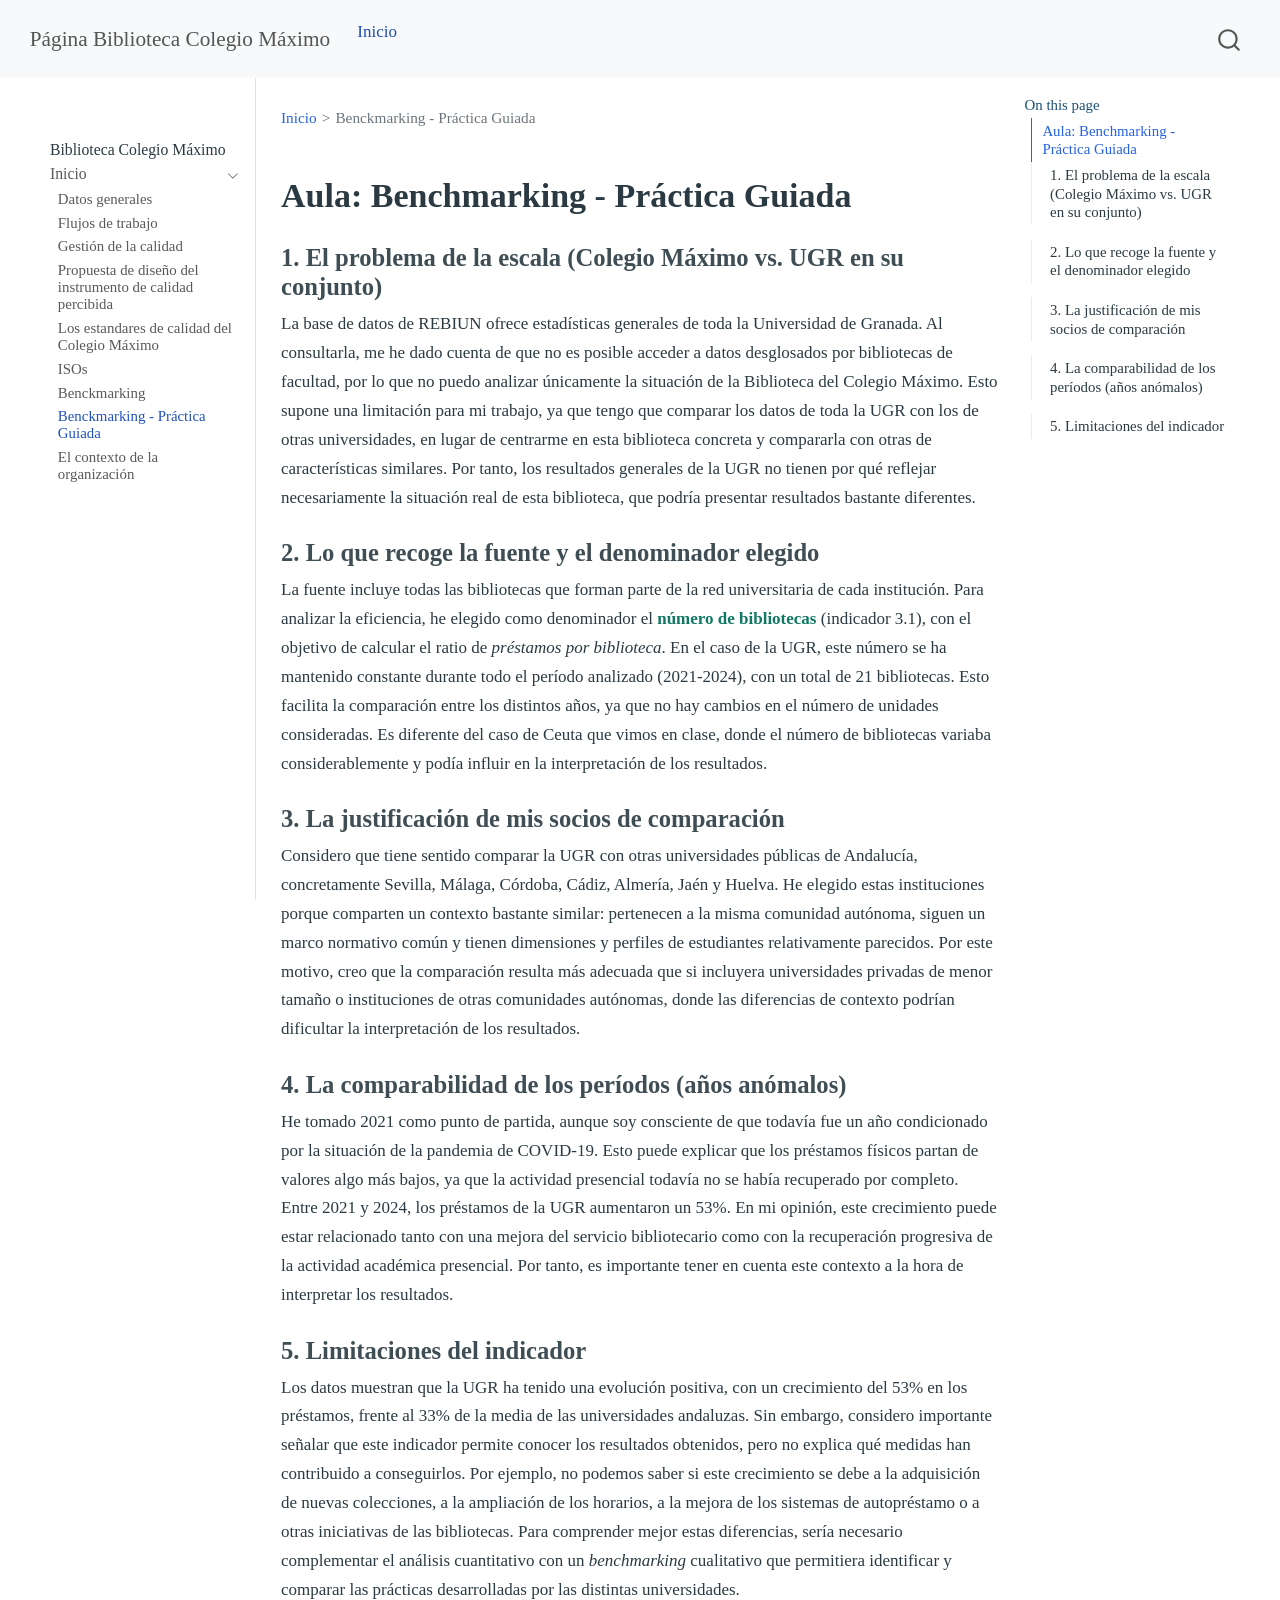
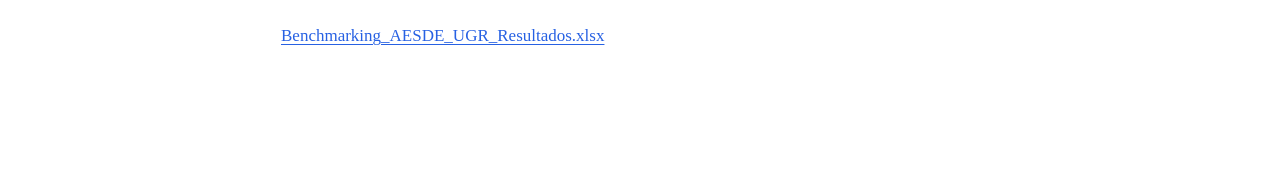
<file: docs/benchmarkingpracticaguiada.html>
<!DOCTYPE html>
<html xmlns="http://www.w3.org/1999/xhtml" lang="en" xml:lang="en"><head>

<meta charset="utf-8">
<meta name="generator" content="quarto-1.10.19">

<meta name="viewport" content="width=device-width, initial-scale=1.0, user-scalable=yes">


<title>benchmarkingpracticaguiada – Página Biblioteca Colegio Máximo</title>
<style>
/* Default styles provided by pandoc.
** See https://pandoc.org/MANUAL.html#variables-for-html for config info.
*/
span.smallcaps{font-variant: small-caps;}
div.columns{display: flex; gap: 1.5em;}
div.column{flex: auto;}
@media screen {
div.columns{gap: min(4vw, 1.5em);}
div.column{overflow-x: auto;}
}
div.hanging-indent{margin-left: 1.5em; text-indent: -1.5em;}
ul.task-list{list-style: none;}
ul.task-list li input[type="checkbox"] {
  width: 0.8em;
  margin: 0 0.8em 0.2em -1em; /* quarto-specific, see https://github.com/quarto-dev/quarto-cli/issues/4556 */ 
  vertical-align: middle;
}
</style>


<script src="site_libs/quarto-nav/quarto-nav.js"></script>
<script src="site_libs/quarto-nav/headroom.min.js"></script>
<script src="site_libs/clipboard/clipboard.min.js"></script>
<script src="site_libs/quarto-search/autocomplete.umd.js"></script>
<script src="site_libs/quarto-search/fuse.min.js"></script>
<script src="site_libs/quarto-search/quarto-search.js"></script>
<meta name="quarto:offset" content="./">
<script src="site_libs/quarto-html/quarto.js" type="module"></script>
<script src="site_libs/quarto-html/tabsets/tabsets.js" type="module"></script>
<script src="site_libs/quarto-html/popper.min.js"></script>
<script src="site_libs/quarto-html/tippy.umd.min.js"></script>
<script src="site_libs/quarto-html/anchor.min.js"></script>
<link href="site_libs/quarto-html/tippy.css" rel="stylesheet">
<link href="site_libs/quarto-html/quarto-syntax-highlighting-bf27225e3a48a9273f3daa8f8e829971.css" rel="stylesheet" id="quarto-text-highlighting-styles">
<script src="site_libs/bootstrap/bootstrap.min.js"></script>
<link href="site_libs/bootstrap/bootstrap-icons.css" rel="stylesheet">
<link href="site_libs/bootstrap/bootstrap-4e663f3a4ff1a491e18bd6a28adf0390.min.css" rel="stylesheet" append-hash="true" id="quarto-bootstrap" data-mode="light">
<script id="quarto-search-options" type="application/json">{
  "location": "navbar",
  "copy-button": false,
  "collapse-after": 3,
  "panel-placement": "end",
  "type": "overlay",
  "limit": 50,
  "keyboard-shortcut": [
    "f",
    "/",
    "s"
  ],
  "show-item-context": false,
  "language": {
    "search-no-results-text": "No results",
    "search-matching-documents-text": "matching documents",
    "search-copy-link-title": "Copy link to search",
    "search-hide-matches-text": "Hide additional matches",
    "search-more-match-text": "more match in this document",
    "search-more-matches-text": "more matches in this document",
    "search-clear-button-title": "Clear",
    "search-text-placeholder": "",
    "search-detached-cancel-button-title": "Cancel",
    "search-submit-button-title": "Submit",
    "search-label": "Search"
  }
}</script>


<link rel="stylesheet" href="styles.css">
</head>

<body class="nav-sidebar docked nav-fixed quarto-light">

<div id="quarto-search-results"></div>
  <header id="quarto-header" class="headroom fixed-top">
    <nav class="navbar navbar-expand-lg " data-bs-theme="dark">
      <div class="navbar-container container-fluid">
      <div class="navbar-brand-container mx-auto">
    <a class="navbar-brand" href="./index.html">
    <span class="navbar-title">Página Biblioteca Colegio Máximo</span>
    </a>
  </div>
            <div id="quarto-search" class="" title="Search"></div>
          <button class="navbar-toggler" type="button" data-bs-toggle="collapse" data-bs-target="#navbarCollapse" aria-controls="navbarCollapse" role="menu" aria-expanded="false" aria-label="Toggle navigation" onclick="if (window.quartoToggleHeadroom) { window.quartoToggleHeadroom(); }">
  <span class="navbar-toggler-icon"></span>
</button>
          <div class="collapse navbar-collapse" id="navbarCollapse">
            <ul class="navbar-nav navbar-nav-scroll me-auto">
  <li class="nav-item">
    <a class="nav-link active" href="./index.html" aria-current="page"> 
<span class="menu-text">Inicio</span></a>
  </li>  
</ul>
          </div> <!-- /navcollapse -->
            <div class="quarto-navbar-tools">
</div>
      </div> <!-- /container-fluid -->
    </nav>
  <nav class="quarto-secondary-nav">
    <div class="container-fluid d-flex">
      <button type="button" class="quarto-btn-toggle btn" data-bs-toggle="collapse" role="button" data-bs-target=".quarto-sidebar-collapse-item" aria-controls="quarto-sidebar" aria-expanded="false" aria-label="Toggle sidebar navigation" onclick="if (window.quartoToggleHeadroom) { window.quartoToggleHeadroom(); }">
        <i class="bi bi-layout-text-sidebar-reverse"></i>
      </button>
        <nav class="quarto-page-breadcrumbs" aria-label="breadcrumb"><ol class="breadcrumb"><li class="breadcrumb-item"><a href="./index.html">Inicio</a></li><li class="breadcrumb-item"><a href="./benchmarkingpracticaguiada.html">Benckmarking - Práctica Guiada</a></li></ol></nav>
        <a class="flex-grow-1" role="navigation" data-bs-toggle="collapse" data-bs-target=".quarto-sidebar-collapse-item" aria-controls="quarto-sidebar" aria-expanded="false" aria-label="Toggle sidebar navigation" onclick="if (window.quartoToggleHeadroom) { window.quartoToggleHeadroom(); }">      
        </a>
      <button type="button" class="btn quarto-search-button" aria-label="Search" onclick="window.quartoOpenSearch();">
        <i class="bi bi-search"></i>
      </button>
    </div>
  </nav>
</header>
<!-- content -->
<div id="quarto-content" class="quarto-container page-columns page-rows-contents page-layout-article page-navbar">
<!-- sidebar -->
  <nav id="quarto-sidebar" class="sidebar collapse collapse-horizontal quarto-sidebar-collapse-item sidebar-navigation docked overflow-auto">
        <div class="mt-2 flex-shrink-0 align-items-center">
        <div class="sidebar-search">
        <div id="quarto-search" class="" title="Search"></div>
        </div>
        </div>
    <div class="sidebar-menu-container"> 
    <ul class="list-unstyled mt-1">
        <li class="sidebar-item sidebar-item-section">
      <span class="sidebar-item-text sidebar-link text-start">
 <span class="menu-text">Biblioteca Colegio Máximo</span></span>
  </li>
        <li class="sidebar-item sidebar-item-section">
      <div class="sidebar-item-container"> 
            <a href="./index.html" class="sidebar-item-text sidebar-link">
 <span class="menu-text">Inicio</span></a>
          <a class="sidebar-item-toggle text-start" data-bs-toggle="collapse" data-bs-target="#" role="navigation" aria-expanded="true" aria-label="Toggle section">
            <i class="bi bi-chevron-right ms-2"></i>
          </a> 
      </div>
      <ul id="" class="collapse list-unstyled sidebar-section depth1 show">  
          <li class="sidebar-item">
  <div class="sidebar-item-container"> 
  <a href="./t1s1.html" class="sidebar-item-text sidebar-link">
 <span class="menu-text">Datos generales</span></a>
  </div>
</li>
          <li class="sidebar-item">
  <div class="sidebar-item-container"> 
  <a href="./flujosdetrabajo.html" class="sidebar-item-text sidebar-link">
 <span class="menu-text">Flujos de trabajo</span></a>
  </div>
</li>
          <li class="sidebar-item">
  <div class="sidebar-item-container"> 
  <a href="./gestioncalidad.html" class="sidebar-item-text sidebar-link">
 <span class="menu-text">Gestión de la calidad</span></a>
  </div>
</li>
          <li class="sidebar-item">
  <div class="sidebar-item-container"> 
  <a href="./disenodelisntrumento.html" class="sidebar-item-text sidebar-link">
 <span class="menu-text">Propuesta de diseño del instrumento de calidad percibida</span></a>
  </div>
</li>
          <li class="sidebar-item">
  <div class="sidebar-item-container"> 
  <a href="./estandarescalidad.html" class="sidebar-item-text sidebar-link">
 <span class="menu-text">Los estandares de calidad del Colegio Máximo</span></a>
  </div>
</li>
          <li class="sidebar-item">
  <div class="sidebar-item-container"> 
  <a href="./iso.html" class="sidebar-item-text sidebar-link">
 <span class="menu-text">ISOs</span></a>
  </div>
</li>
          <li class="sidebar-item">
  <div class="sidebar-item-container"> 
  <a href="./benchmarking.html" class="sidebar-item-text sidebar-link">
 <span class="menu-text">Benckmarking</span></a>
  </div>
</li>
          <li class="sidebar-item">
  <div class="sidebar-item-container"> 
  <a href="./benchmarkingpracticaguiada.html" class="sidebar-item-text sidebar-link active">
 <span class="menu-text">Benckmarking - Práctica Guiada</span></a>
  </div>
</li>
          <li class="sidebar-item">
  <div class="sidebar-item-container"> 
  <a href="./elcontextodelaorganizacion.html" class="sidebar-item-text sidebar-link">
 <span class="menu-text">El contexto de la organización</span></a>
  </div>
</li>
      </ul>
  </li>
    </ul>
    </div>
</nav>
<div id="quarto-sidebar-glass" class="quarto-sidebar-collapse-item" data-bs-toggle="collapse" data-bs-target=".quarto-sidebar-collapse-item"></div>
<!-- margin-sidebar -->
    <div id="quarto-margin-sidebar" class="sidebar margin-sidebar">
        <nav id="TOC" role="doc-toc" class="toc-active">
    <h2 id="toc-title">On this page</h2>
   
  <ul>
  <li><a href="#aula-benchmarking---práctica-guiada" id="toc-aula-benchmarking---práctica-guiada" class="nav-link active" data-scroll-target="#aula-benchmarking---práctica-guiada">Aula: Benchmarking - Práctica Guiada</a>
  <ul class="collapse">
  <li><a href="#el-problema-de-la-escala-colegio-máximo-vs.-ugr-en-su-conjunto" id="toc-el-problema-de-la-escala-colegio-máximo-vs.-ugr-en-su-conjunto" class="nav-link" data-scroll-target="#el-problema-de-la-escala-colegio-máximo-vs.-ugr-en-su-conjunto">1. El problema de la escala (Colegio Máximo vs.&nbsp;UGR en su conjunto)</a></li>
  <li><a href="#lo-que-recoge-la-fuente-y-el-denominador-elegido" id="toc-lo-que-recoge-la-fuente-y-el-denominador-elegido" class="nav-link" data-scroll-target="#lo-que-recoge-la-fuente-y-el-denominador-elegido">2. Lo que recoge la fuente y el denominador elegido</a></li>
  <li><a href="#la-justificación-de-mis-socios-de-comparación" id="toc-la-justificación-de-mis-socios-de-comparación" class="nav-link" data-scroll-target="#la-justificación-de-mis-socios-de-comparación">3. La justificación de mis socios de comparación</a></li>
  <li><a href="#la-comparabilidad-de-los-períodos-años-anómalos" id="toc-la-comparabilidad-de-los-períodos-años-anómalos" class="nav-link" data-scroll-target="#la-comparabilidad-de-los-períodos-años-anómalos">4. La comparabilidad de los períodos (años anómalos)</a></li>
  <li><a href="#limitaciones-del-indicador" id="toc-limitaciones-del-indicador" class="nav-link" data-scroll-target="#limitaciones-del-indicador">5. Limitaciones del indicador</a></li>
  </ul></li>
  </ul>
</nav>
    </div>
<!-- main -->
<main class="content" id="quarto-document-content"><header id="title-block-header" class="quarto-title-block"><nav class="quarto-page-breadcrumbs quarto-title-breadcrumbs d-none d-lg-block" aria-label="breadcrumb"><ol class="breadcrumb"><li class="breadcrumb-item"><a href="./index.html">Inicio</a></li><li class="breadcrumb-item"><a href="./benchmarkingpracticaguiada.html">Benckmarking - Práctica Guiada</a></li></ol></nav></header>




<section id="aula-benchmarking---práctica-guiada" class="level1">
<h1>Aula: Benchmarking - Práctica Guiada</h1>
<section id="el-problema-de-la-escala-colegio-máximo-vs.-ugr-en-su-conjunto" class="level3">
<h3 class="anchored" data-anchor-id="el-problema-de-la-escala-colegio-máximo-vs.-ugr-en-su-conjunto">1. El problema de la escala (Colegio Máximo vs.&nbsp;UGR en su conjunto)</h3>
<p>La base de datos de REBIUN ofrece estadísticas generales de toda la Universidad de Granada. Al consultarla, me he dado cuenta de que no es posible acceder a datos desglosados por bibliotecas de facultad, por lo que no puedo analizar únicamente la situación de la Biblioteca del Colegio Máximo. Esto supone una limitación para mi trabajo, ya que tengo que comparar los datos de toda la UGR con los de otras universidades, en lugar de centrarme en esta biblioteca concreta y compararla con otras de características similares. Por tanto, los resultados generales de la UGR no tienen por qué reflejar necesariamente la situación real de esta biblioteca, que podría presentar resultados bastante diferentes.</p>
</section>
<section id="lo-que-recoge-la-fuente-y-el-denominador-elegido" class="level3">
<h3 class="anchored" data-anchor-id="lo-que-recoge-la-fuente-y-el-denominador-elegido">2. Lo que recoge la fuente y el denominador elegido</h3>
<p>La fuente incluye todas las bibliotecas que forman parte de la red universitaria de cada institución. Para analizar la eficiencia, he elegido como denominador el <strong>número de bibliotecas</strong> (indicador 3.1), con el objetivo de calcular el ratio de <em>préstamos por biblioteca</em>. En el caso de la UGR, este número se ha mantenido constante durante todo el período analizado (2021-2024), con un total de 21 bibliotecas. Esto facilita la comparación entre los distintos años, ya que no hay cambios en el número de unidades consideradas. Es diferente del caso de Ceuta que vimos en clase, donde el número de bibliotecas variaba considerablemente y podía influir en la interpretación de los resultados.</p>
</section>
<section id="la-justificación-de-mis-socios-de-comparación" class="level3">
<h3 class="anchored" data-anchor-id="la-justificación-de-mis-socios-de-comparación">3. La justificación de mis socios de comparación</h3>
<p>Considero que tiene sentido comparar la UGR con otras universidades públicas de Andalucía, concretamente Sevilla, Málaga, Córdoba, Cádiz, Almería, Jaén y Huelva. He elegido estas instituciones porque comparten un contexto bastante similar: pertenecen a la misma comunidad autónoma, siguen un marco normativo común y tienen dimensiones y perfiles de estudiantes relativamente parecidos. Por este motivo, creo que la comparación resulta más adecuada que si incluyera universidades privadas de menor tamaño o instituciones de otras comunidades autónomas, donde las diferencias de contexto podrían dificultar la interpretación de los resultados.</p>
</section>
<section id="la-comparabilidad-de-los-períodos-años-anómalos" class="level3">
<h3 class="anchored" data-anchor-id="la-comparabilidad-de-los-períodos-años-anómalos">4. La comparabilidad de los períodos (años anómalos)</h3>
<p>He tomado 2021 como punto de partida, aunque soy consciente de que todavía fue un año condicionado por la situación de la pandemia de COVID-19. Esto puede explicar que los préstamos físicos partan de valores algo más bajos, ya que la actividad presencial todavía no se había recuperado por completo. Entre 2021 y 2024, los préstamos de la UGR aumentaron un 53%. En mi opinión, este crecimiento puede estar relacionado tanto con una mejora del servicio bibliotecario como con la recuperación progresiva de la actividad académica presencial. Por tanto, es importante tener en cuenta este contexto a la hora de interpretar los resultados.</p>
</section>
<section id="limitaciones-del-indicador" class="level3">
<h3 class="anchored" data-anchor-id="limitaciones-del-indicador">5. Limitaciones del indicador</h3>
<p>Los datos muestran que la UGR ha tenido una evolución positiva, con un crecimiento del 53% en los préstamos, frente al 33% de la media de las universidades andaluzas. Sin embargo, considero importante señalar que este indicador permite conocer los resultados obtenidos, pero no explica qué medidas han contribuido a conseguirlos. Por ejemplo, no podemos saber si este crecimiento se debe a la adquisición de nuevas colecciones, a la ampliación de los horarios, a la mejora de los sistemas de autopréstamo o a otras iniciativas de las bibliotecas. Para comprender mejor estas diferencias, sería necesario complementar el análisis cuantitativo con un <em>benchmarking</em> cualitativo que permitiera identificar y comparar las prácticas desarrolladas por las distintas universidades.</p>
<p><a href="https://github.com/user-attachments/files/34625159/Benchmarking_AESDE_UGR_Resultados.xlsx">Benchmarking_AESDE_UGR_Resultados.xlsx</a></p>


</section>
</section>

</main> <!-- /main -->
<script id="quarto-html-after-body" type="application/javascript">
  window.document.addEventListener("DOMContentLoaded", function (event) {
    const icon = "";
    const anchorJS = new window.AnchorJS();
    anchorJS.options = {
      placement: 'right',
      icon: icon
    };
    anchorJS.add('.anchored');
    const isCodeAnnotation = (el) => {
      for (const clz of el.classList) {
        if (clz.startsWith('code-annotation-')) {                     
          return true;
        }
      }
      return false;
    }
    const onCopySuccess = function(e) {
      // button target
      const button = e.trigger;
      // don't keep focus
      button.blur();
      // flash "checked"
      button.classList.add('code-copy-button-checked');
      var currentTitle = button.getAttribute("title");
      button.setAttribute("title", "Copied!");
      let tooltip;
      if (window.bootstrap) {
        button.setAttribute("data-bs-toggle", "tooltip");
        button.setAttribute("data-bs-placement", "left");
        button.setAttribute("data-bs-title", "Copied!");
        tooltip = new bootstrap.Tooltip(button, 
          { trigger: "manual", 
            customClass: "code-copy-button-tooltip",
            offset: [0, -8]});
        tooltip.show();    
      }
      setTimeout(function() {
        if (tooltip) {
          tooltip.hide();
          button.removeAttribute("data-bs-title");
          button.removeAttribute("data-bs-toggle");
          button.removeAttribute("data-bs-placement");
        }
        button.setAttribute("title", currentTitle);
        button.classList.remove('code-copy-button-checked');
      }, 1000);
      // clear code selection
      e.clearSelection();
    }
    const getTextToCopy = function(trigger) {
      const outerScaffold = trigger.parentElement.cloneNode(true);
      const codeEl = outerScaffold.querySelector('code');
      for (const childEl of codeEl.children) {
        if (isCodeAnnotation(childEl)) {
          childEl.remove();
        }
      }
      return codeEl.innerText;
    }
    const clipboard = new window.ClipboardJS('.code-copy-button:not([data-in-quarto-modal])', {
      text: getTextToCopy
    });
    clipboard.on('success', onCopySuccess);
    if (window.document.getElementById('quarto-embedded-source-code-modal')) {
      const clipboardModal = new window.ClipboardJS('.code-copy-button[data-in-quarto-modal]', {
        text: getTextToCopy,
        container: window.document.getElementById('quarto-embedded-source-code-modal')
      });
      clipboardModal.on('success', onCopySuccess);
    }
      var localhostRegex = new RegExp(/^(?:http|https):\/\/localhost\:?[0-9]*\//);
      var mailtoRegex = new RegExp(/^mailto:/);
        var filterRegex = new RegExp('/' + window.location.host + '/');
      var isInternal = (href) => {
          return filterRegex.test(href) || localhostRegex.test(href) || mailtoRegex.test(href);
      }
      // Inspect non-navigation links and adorn them if external
     var links = window.document.querySelectorAll('a[href]:not(.nav-link):not(.navbar-brand):not(.toc-action):not(.sidebar-link):not(.sidebar-item-toggle):not(.pagination-link):not(.no-external):not([aria-hidden]):not(.dropdown-item):not(.quarto-navigation-tool):not(.about-link)');
      for (var i=0; i<links.length; i++) {
        const link = links[i];
        if (!isInternal(link.href)) {
          // undo the damage that might have been done by quarto-nav.js in the case of
          // links that we want to consider external
          if (link.dataset.originalHref !== undefined) {
            link.href = link.dataset.originalHref;
          }
        }
      }
    function tippyHover(el, contentFn, onTriggerFn, onUntriggerFn) {
      const config = {
        allowHTML: true,
        maxWidth: 500,
        delay: 100,
        arrow: false,
        appendTo: function(el) {
            return el.parentElement;
        },
        interactive: true,
        interactiveBorder: 10,
        theme: 'quarto',
        placement: 'bottom-start',
      };
      if (contentFn) {
        config.content = contentFn;
      }
      if (onTriggerFn) {
        config.onTrigger = onTriggerFn;
      }
      if (onUntriggerFn) {
        config.onUntrigger = onUntriggerFn;
      }
      window.tippy(el, config); 
    }
    const noterefs = window.document.querySelectorAll('a[role="doc-noteref"]');
    for (var i=0; i<noterefs.length; i++) {
      const ref = noterefs[i];
      tippyHover(ref, function() {
        // use id or data attribute instead here
        let href = ref.getAttribute('data-footnote-href') || ref.getAttribute('href');
        try { href = new URL(href).hash; } catch {}
        const id = href.replace(/^#\/?/, "");
        const note = window.document.getElementById(id);
        if (note) {
          return note.innerHTML;
        } else {
          return "";
        }
      });
    }
    const xrefs = window.document.querySelectorAll('a.quarto-xref');
    const processXRef = (id, note) => {
      // Strip column container classes
      const stripColumnClz = (el) => {
        el.classList.remove("page-full", "page-columns");
        if (el.children) {
          for (const child of el.children) {
            stripColumnClz(child);
          }
        }
      }
      stripColumnClz(note)
      if (id === null || id.startsWith('sec-')) {
        // Special case sections, only their first couple elements
        const container = document.createElement("div");
        if (note.children && note.children.length > 2) {
          container.appendChild(note.children[0].cloneNode(true));
          for (let i = 1; i < note.children.length; i++) {
            const child = note.children[i];
            if (child.tagName === "P" && child.innerText === "") {
              continue;
            } else {
              container.appendChild(child.cloneNode(true));
              break;
            }
          }
          if (window.Quarto?.typesetMath) {
            window.Quarto.typesetMath(container);
          }
          return container.innerHTML
        } else {
          if (window.Quarto?.typesetMath) {
            window.Quarto.typesetMath(note);
          }
          return note.innerHTML;
        }
      } else {
        // Remove any anchor links if they are present
        const anchorLink = note.querySelector('a.anchorjs-link');
        if (anchorLink) {
          anchorLink.remove();
        }
        if (window.Quarto?.typesetMath) {
          window.Quarto.typesetMath(note);
        }
        if (note.classList.contains("callout")) {
          return note.outerHTML;
        } else {
          return note.innerHTML;
        }
      }
    }
    for (var i=0; i<xrefs.length; i++) {
      const xref = xrefs[i];
      tippyHover(xref, undefined, function(instance) {
        instance.disable();
        let url = xref.getAttribute('href');
        let hash = undefined; 
        if (url.startsWith('#')) {
          hash = url;
        } else {
          try { hash = new URL(url).hash; } catch {}
        }
        if (hash) {
          const id = hash.replace(/^#\/?/, "");
          const note = window.document.getElementById(id);
          if (note !== null) {
            try {
              const html = processXRef(id, note.cloneNode(true));
              instance.setContent(html);
            } finally {
              instance.enable();
              instance.show();
            }
          } else {
            // See if we can fetch this
            fetch(url.split('#')[0])
            .then(res => res.text())
            .then(html => {
              const parser = new DOMParser();
              const htmlDoc = parser.parseFromString(html, "text/html");
              const note = htmlDoc.getElementById(id);
              if (note !== null) {
                const html = processXRef(id, note);
                instance.setContent(html);
              } 
            }).finally(() => {
              instance.enable();
              instance.show();
            });
          }
        } else {
          // See if we can fetch a full url (with no hash to target)
          // This is a special case and we should probably do some content thinning / targeting
          fetch(url)
          .then(res => res.text())
          .then(html => {
            const parser = new DOMParser();
            const htmlDoc = parser.parseFromString(html, "text/html");
            const note = htmlDoc.querySelector('main.content');
            if (note !== null) {
              // This should only happen for chapter cross references
              // (since there is no id in the URL)
              // remove the first header
              if (note.children.length > 0 && note.children[0].tagName === "HEADER") {
                note.children[0].remove();
              }
              const html = processXRef(null, note);
              instance.setContent(html);
            } 
          }).finally(() => {
            instance.enable();
            instance.show();
          });
        }
      }, function(instance) {
      });
    }
        let selectedAnnoteEl;
        const selectorForAnnotation = ( cell, annotation) => {
          let cellAttr = 'data-code-cell="' + cell + '"';
          let lineAttr = 'data-code-annotation="' +  annotation + '"';
          const selector = 'span[' + cellAttr + '][' + lineAttr + ']';
          return selector;
        }
        const selectCodeLines = (annoteEl) => {
          const doc = window.document;
          const targetCell = annoteEl.getAttribute("data-target-cell");
          const targetAnnotation = annoteEl.getAttribute("data-target-annotation");
          const annoteSpan = window.document.querySelector(selectorForAnnotation(targetCell, targetAnnotation));
          const lines = annoteSpan.getAttribute("data-code-lines").split(",");
          const lineIds = lines.map((line) => {
            return targetCell + "-" + line;
          })
          let top = null;
          let height = null;
          let parent = null;
          if (lineIds.length > 0) {
              //compute the position of the single el (top and bottom and make a div)
              const el = window.document.getElementById(lineIds[0]);
              top = el.offsetTop;
              height = el.offsetHeight;
              parent = el.parentElement.parentElement;
            if (lineIds.length > 1) {
              const lastEl = window.document.getElementById(lineIds[lineIds.length - 1]);
              const bottom = lastEl.offsetTop + lastEl.offsetHeight;
              height = bottom - top;
            }
            if (top !== null && height !== null && parent !== null) {
              // cook up a div (if necessary) and position it 
              let div = window.document.getElementById("code-annotation-line-highlight");
              if (div === null) {
                div = window.document.createElement("div");
                div.setAttribute("id", "code-annotation-line-highlight");
                div.style.position = 'absolute';
                parent.appendChild(div);
              }
              div.style.top = top - 2 + "px";
              div.style.height = height + 4 + "px";
              div.style.left = 0;
              let gutterDiv = window.document.getElementById("code-annotation-line-highlight-gutter");
              if (gutterDiv === null) {
                gutterDiv = window.document.createElement("div");
                gutterDiv.setAttribute("id", "code-annotation-line-highlight-gutter");
                gutterDiv.style.position = 'absolute';
                const codeCell = window.document.getElementById(targetCell);
                const gutter = codeCell.querySelector('.code-annotation-gutter');
                gutter.appendChild(gutterDiv);
              }
              gutterDiv.style.top = top - 2 + "px";
              gutterDiv.style.height = height + 4 + "px";
            }
            selectedAnnoteEl = annoteEl;
          }
        };
        const unselectCodeLines = () => {
          const elementsIds = ["code-annotation-line-highlight", "code-annotation-line-highlight-gutter"];
          elementsIds.forEach((elId) => {
            const div = window.document.getElementById(elId);
            if (div) {
              div.remove();
            }
          });
          selectedAnnoteEl = undefined;
        };
          // Handle positioning of the toggle
      window.addEventListener(
        "resize",
        throttle(() => {
          elRect = undefined;
          if (selectedAnnoteEl) {
            selectCodeLines(selectedAnnoteEl);
          }
        }, 10)
      );
      function throttle(fn, ms) {
      let throttle = false;
      let timer;
        return (...args) => {
          if(!throttle) { // first call gets through
              fn.apply(this, args);
              throttle = true;
          } else { // all the others get throttled
              if(timer) clearTimeout(timer); // cancel #2
              timer = setTimeout(() => {
                fn.apply(this, args);
                timer = throttle = false;
              }, ms);
          }
        };
      }
        // Attach click handler to the DT
        const annoteDls = window.document.querySelectorAll('dt[data-target-cell]');
        for (const annoteDlNode of annoteDls) {
          annoteDlNode.addEventListener('click', (event) => {
            const clickedEl = event.target;
            if (clickedEl !== selectedAnnoteEl) {
              unselectCodeLines();
              const activeEl = window.document.querySelector('dt[data-target-cell].code-annotation-active');
              if (activeEl) {
                activeEl.classList.remove('code-annotation-active');
              }
              selectCodeLines(clickedEl);
              clickedEl.classList.add('code-annotation-active');
            } else {
              // Unselect the line
              unselectCodeLines();
              clickedEl.classList.remove('code-annotation-active');
            }
          });
        }
    const findCites = (el) => {
      const parentEl = el.parentElement;
      if (parentEl) {
        const cites = parentEl.dataset.cites;
        if (cites) {
          return {
            el,
            cites: cites.split(' ')
          };
        } else {
          return findCites(el.parentElement)
        }
      } else {
        return undefined;
      }
    };
    var bibliorefs = window.document.querySelectorAll('a[role="doc-biblioref"]');
    for (var i=0; i<bibliorefs.length; i++) {
      const ref = bibliorefs[i];
      const citeInfo = findCites(ref);
      if (citeInfo) {
        tippyHover(citeInfo.el, function() {
          var popup = window.document.createElement('div');
          citeInfo.cites.forEach(function(cite) {
            var citeDiv = window.document.createElement('div');
            citeDiv.classList.add('hanging-indent');
            citeDiv.classList.add('csl-entry');
            var biblioDiv = window.document.getElementById('ref-' + cite);
            if (biblioDiv) {
              citeDiv.innerHTML = biblioDiv.innerHTML;
            }
            popup.appendChild(citeDiv);
          });
          return popup.innerHTML;
        });
      }
    }
  });
  </script>
</div> <!-- /content -->




</body></html>
</file>
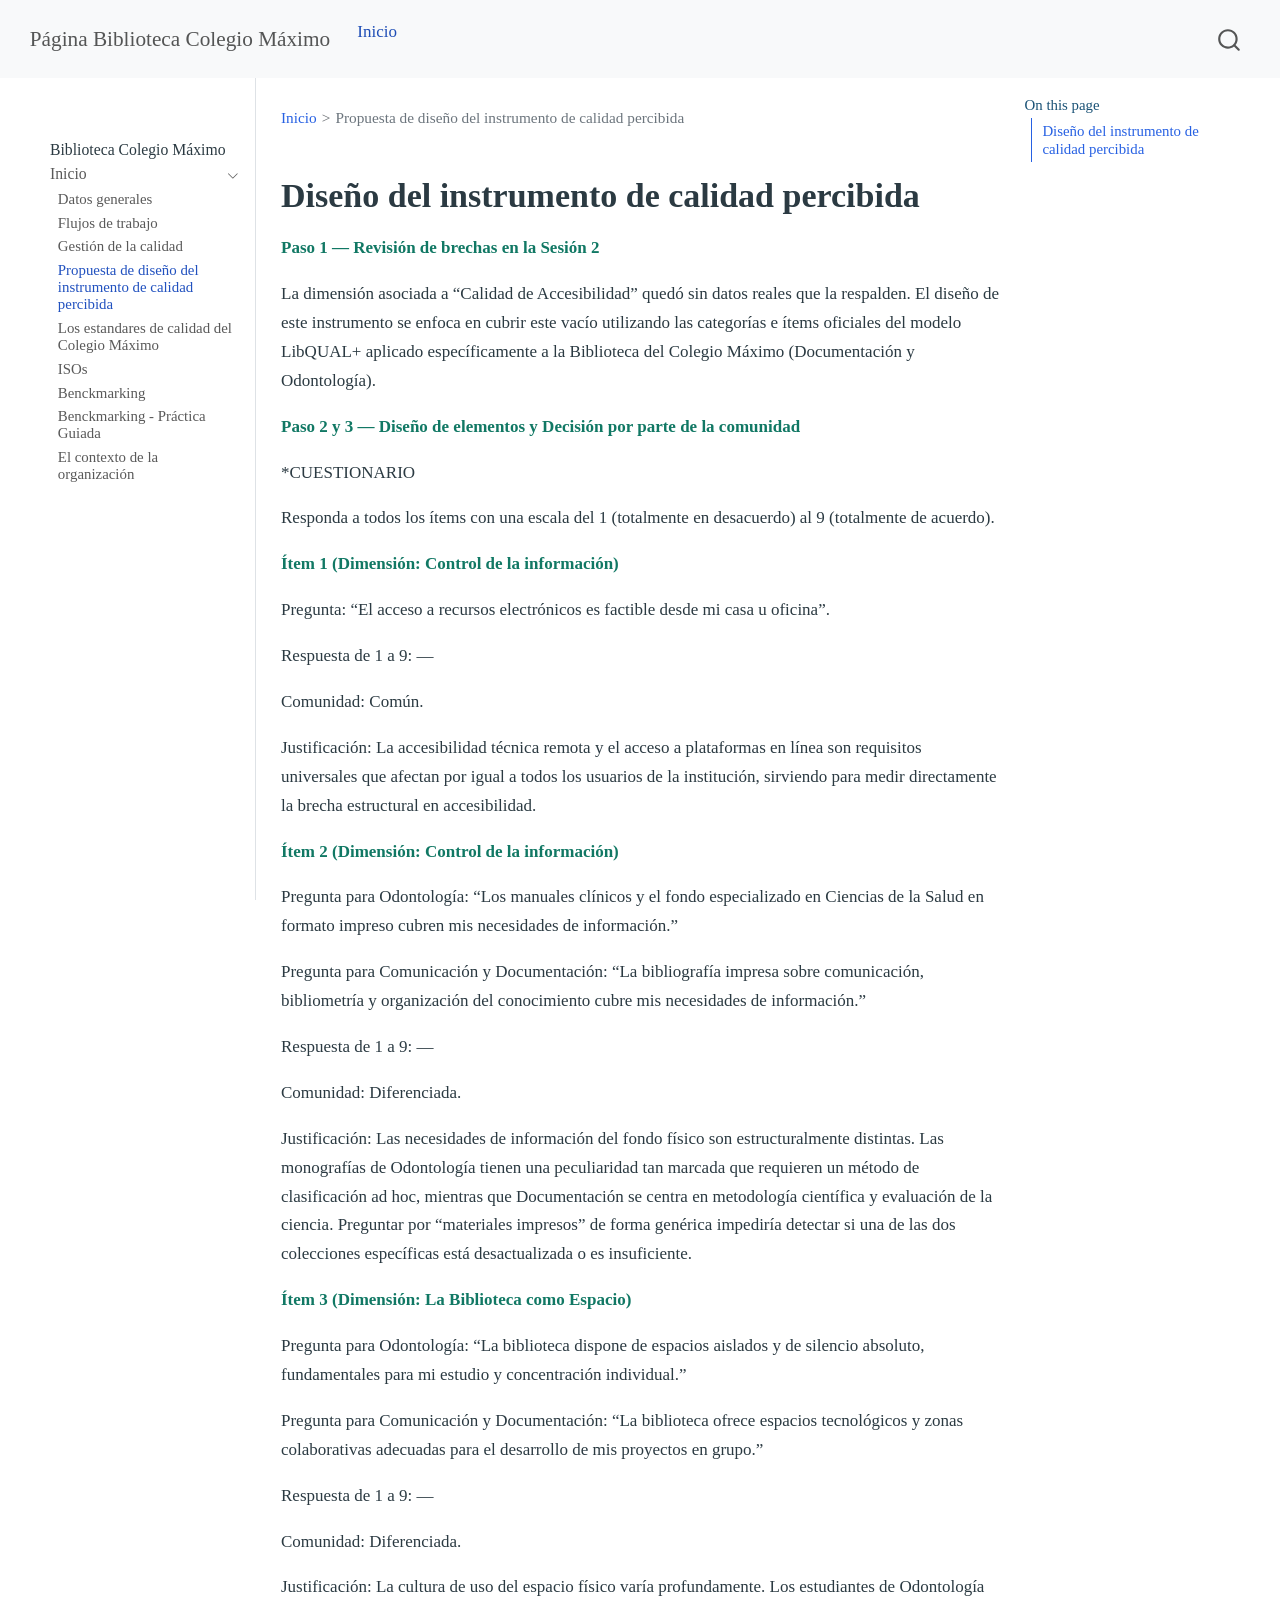
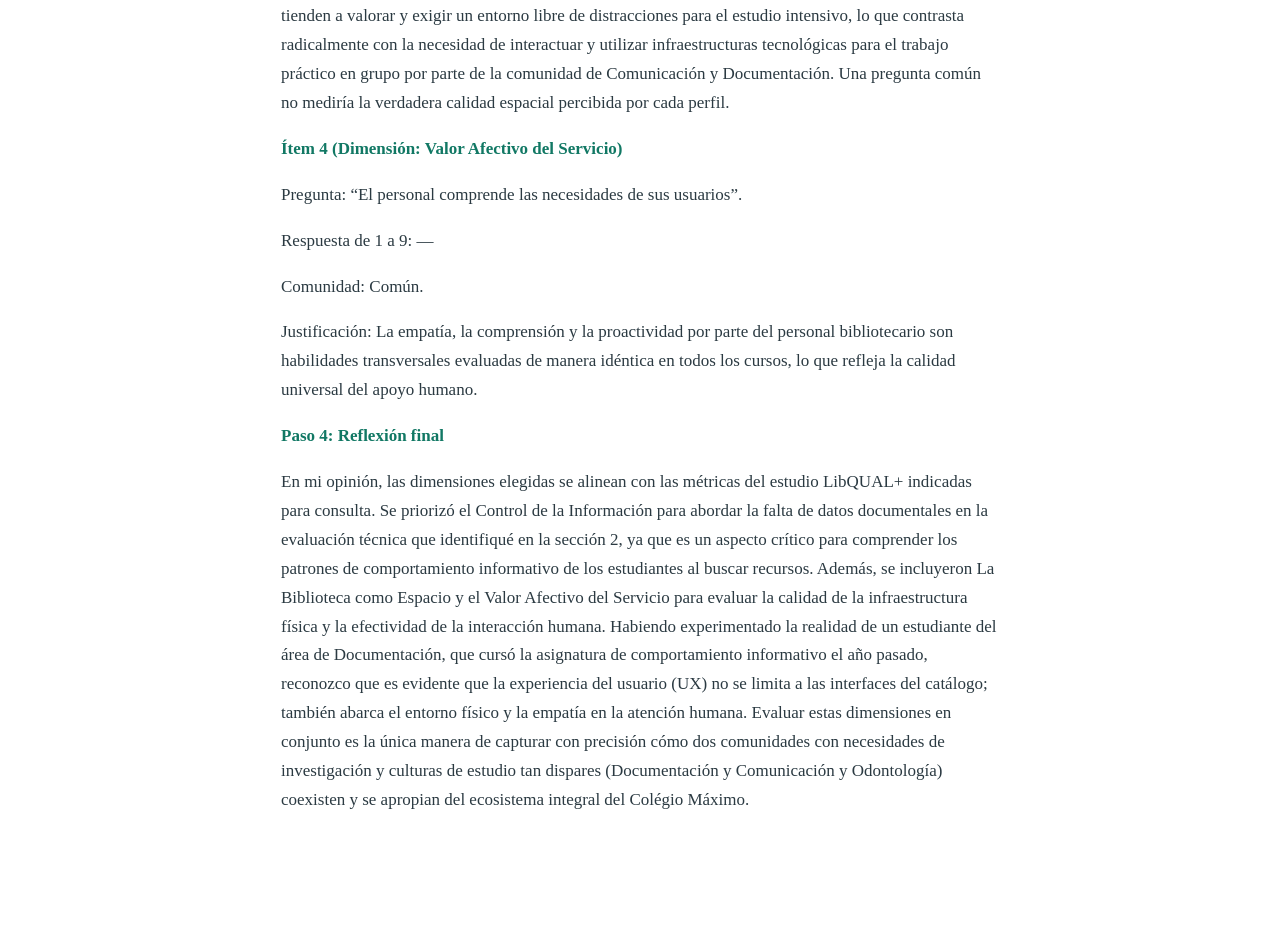
<file: docs/disenodelisntrumento.html>
<!DOCTYPE html>
<html xmlns="http://www.w3.org/1999/xhtml" lang="en" xml:lang="en"><head>

<meta charset="utf-8">
<meta name="generator" content="quarto-1.10.18">

<meta name="viewport" content="width=device-width, initial-scale=1.0, user-scalable=yes">


<title>disenodelisntrumento – Página Biblioteca Colegio Máximo</title>
<style>
/* Default styles provided by pandoc.
** See https://pandoc.org/MANUAL.html#variables-for-html for config info.
*/
span.smallcaps{font-variant: small-caps;}
div.columns{display: flex; gap: 1.5em;}
div.column{flex: auto;}
@media screen {
div.columns{gap: min(4vw, 1.5em);}
div.column{overflow-x: auto;}
}
div.hanging-indent{margin-left: 1.5em; text-indent: -1.5em;}
ul.task-list{list-style: none;}
ul.task-list li input[type="checkbox"] {
  width: 0.8em;
  margin: 0 0.8em 0.2em -1em; /* quarto-specific, see https://github.com/quarto-dev/quarto-cli/issues/4556 */ 
  vertical-align: middle;
}
</style>


<script src="site_libs/quarto-nav/quarto-nav.js"></script>
<script src="site_libs/quarto-nav/headroom.min.js"></script>
<script src="site_libs/clipboard/clipboard.min.js"></script>
<script src="site_libs/quarto-search/autocomplete.umd.js"></script>
<script src="site_libs/quarto-search/fuse.min.js"></script>
<script src="site_libs/quarto-search/quarto-search.js"></script>
<meta name="quarto:offset" content="./">
<script src="site_libs/quarto-html/quarto.js" type="module"></script>
<script src="site_libs/quarto-html/tabsets/tabsets.js" type="module"></script>
<script src="site_libs/quarto-html/popper.min.js"></script>
<script src="site_libs/quarto-html/tippy.umd.min.js"></script>
<script src="site_libs/quarto-html/anchor.min.js"></script>
<link href="site_libs/quarto-html/tippy.css" rel="stylesheet">
<link href="site_libs/quarto-html/quarto-syntax-highlighting-64a204ab8560d761af7679ceaba22944.css" rel="stylesheet" id="quarto-text-highlighting-styles">
<script src="site_libs/bootstrap/bootstrap.min.js"></script>
<link href="site_libs/bootstrap/bootstrap-icons.css" rel="stylesheet">
<link href="site_libs/bootstrap/bootstrap-4e663f3a4ff1a491e18bd6a28adf0390.min.css" rel="stylesheet" append-hash="true" id="quarto-bootstrap" data-mode="light">
<script id="quarto-search-options" type="application/json">{
  "location": "navbar",
  "copy-button": false,
  "collapse-after": 3,
  "panel-placement": "end",
  "type": "overlay",
  "limit": 50,
  "keyboard-shortcut": [
    "f",
    "/",
    "s"
  ],
  "show-item-context": false,
  "language": {
    "search-no-results-text": "No results",
    "search-matching-documents-text": "matching documents",
    "search-copy-link-title": "Copy link to search",
    "search-hide-matches-text": "Hide additional matches",
    "search-more-match-text": "more match in this document",
    "search-more-matches-text": "more matches in this document",
    "search-clear-button-title": "Clear",
    "search-text-placeholder": "",
    "search-detached-cancel-button-title": "Cancel",
    "search-submit-button-title": "Submit",
    "search-label": "Search"
  }
}</script>


<link rel="stylesheet" href="styles.css">
</head>

<body class="nav-sidebar docked nav-fixed quarto-light">

<div id="quarto-search-results"></div>
  <header id="quarto-header" class="headroom fixed-top">
    <nav class="navbar navbar-expand-lg " data-bs-theme="dark">
      <div class="navbar-container container-fluid">
      <div class="navbar-brand-container mx-auto">
    <a class="navbar-brand" href="./index.html">
    <span class="navbar-title">Página Biblioteca Colegio Máximo</span>
    </a>
  </div>
            <div id="quarto-search" class="" title="Search"></div>
          <button class="navbar-toggler" type="button" data-bs-toggle="collapse" data-bs-target="#navbarCollapse" aria-controls="navbarCollapse" role="menu" aria-expanded="false" aria-label="Toggle navigation" onclick="if (window.quartoToggleHeadroom) { window.quartoToggleHeadroom(); }">
  <span class="navbar-toggler-icon"></span>
</button>
          <div class="collapse navbar-collapse" id="navbarCollapse">
            <ul class="navbar-nav navbar-nav-scroll me-auto">
  <li class="nav-item">
    <a class="nav-link active" href="./index.html" aria-current="page"> 
<span class="menu-text">Inicio</span></a>
  </li>  
</ul>
          </div> <!-- /navcollapse -->
            <div class="quarto-navbar-tools">
</div>
      </div> <!-- /container-fluid -->
    </nav>
  <nav class="quarto-secondary-nav">
    <div class="container-fluid d-flex">
      <button type="button" class="quarto-btn-toggle btn" data-bs-toggle="collapse" role="button" data-bs-target=".quarto-sidebar-collapse-item" aria-controls="quarto-sidebar" aria-expanded="false" aria-label="Toggle sidebar navigation" onclick="if (window.quartoToggleHeadroom) { window.quartoToggleHeadroom(); }">
        <i class="bi bi-layout-text-sidebar-reverse"></i>
      </button>
        <nav class="quarto-page-breadcrumbs" aria-label="breadcrumb"><ol class="breadcrumb"><li class="breadcrumb-item"><a href="./index.html">Inicio</a></li><li class="breadcrumb-item"><a href="./disenodelisntrumento.html">Propuesta de diseño del instrumento de calidad percibida</a></li></ol></nav>
        <a class="flex-grow-1" role="navigation" data-bs-toggle="collapse" data-bs-target=".quarto-sidebar-collapse-item" aria-controls="quarto-sidebar" aria-expanded="false" aria-label="Toggle sidebar navigation" onclick="if (window.quartoToggleHeadroom) { window.quartoToggleHeadroom(); }">      
        </a>
      <button type="button" class="btn quarto-search-button" aria-label="Search" onclick="window.quartoOpenSearch();">
        <i class="bi bi-search"></i>
      </button>
    </div>
  </nav>
</header>
<!-- content -->
<div id="quarto-content" class="quarto-container page-columns page-rows-contents page-layout-article page-navbar">
<!-- sidebar -->
  <nav id="quarto-sidebar" class="sidebar collapse collapse-horizontal quarto-sidebar-collapse-item sidebar-navigation docked overflow-auto">
        <div class="mt-2 flex-shrink-0 align-items-center">
        <div class="sidebar-search">
        <div id="quarto-search" class="" title="Search"></div>
        </div>
        </div>
    <div class="sidebar-menu-container"> 
    <ul class="list-unstyled mt-1">
        <li class="sidebar-item sidebar-item-section">
      <span class="sidebar-item-text sidebar-link text-start">
 <span class="menu-text">Biblioteca Colegio Máximo</span></span>
  </li>
        <li class="sidebar-item sidebar-item-section">
      <div class="sidebar-item-container"> 
            <a href="./index.html" class="sidebar-item-text sidebar-link">
 <span class="menu-text">Inicio</span></a>
          <a class="sidebar-item-toggle text-start" data-bs-toggle="collapse" data-bs-target="#" role="navigation" aria-expanded="true" aria-label="Toggle section">
            <i class="bi bi-chevron-right ms-2"></i>
          </a> 
      </div>
      <ul id="" class="collapse list-unstyled sidebar-section depth1 show">  
          <li class="sidebar-item">
  <div class="sidebar-item-container"> 
  <a href="./t1s1.html" class="sidebar-item-text sidebar-link">
 <span class="menu-text">Datos generales</span></a>
  </div>
</li>
          <li class="sidebar-item">
  <div class="sidebar-item-container"> 
  <a href="./flujosdetrabajo.html" class="sidebar-item-text sidebar-link">
 <span class="menu-text">Flujos de trabajo</span></a>
  </div>
</li>
          <li class="sidebar-item">
  <div class="sidebar-item-container"> 
  <a href="./gestioncalidad.html" class="sidebar-item-text sidebar-link">
 <span class="menu-text">Gestión de la calidad</span></a>
  </div>
</li>
          <li class="sidebar-item">
  <div class="sidebar-item-container"> 
  <a href="./disenodelisntrumento.html" class="sidebar-item-text sidebar-link active">
 <span class="menu-text">Propuesta de diseño del instrumento de calidad percibida</span></a>
  </div>
</li>
          <li class="sidebar-item">
  <div class="sidebar-item-container"> 
  <a href="./estandarescalidad.html" class="sidebar-item-text sidebar-link">
 <span class="menu-text">Los estandares de calidad del Colegio Máximo</span></a>
  </div>
</li>
          <li class="sidebar-item">
  <div class="sidebar-item-container"> 
  <a href="./iso.html" class="sidebar-item-text sidebar-link">
 <span class="menu-text">ISOs</span></a>
  </div>
</li>
          <li class="sidebar-item">
  <div class="sidebar-item-container"> 
  <a href="./benchmarking.html" class="sidebar-item-text sidebar-link">
 <span class="menu-text">Benckmarking</span></a>
  </div>
</li>
          <li class="sidebar-item">
  <div class="sidebar-item-container"> 
  <a href="./benchmarkingpracticaguiada.html" class="sidebar-item-text sidebar-link">
 <span class="menu-text">Benckmarking - Práctica Guiada</span></a>
  </div>
</li>
          <li class="sidebar-item">
  <div class="sidebar-item-container"> 
  <a href="./elcontextodelaorganizacion.html" class="sidebar-item-text sidebar-link">
 <span class="menu-text">El contexto de la organización</span></a>
  </div>
</li>
      </ul>
  </li>
    </ul>
    </div>
</nav>
<div id="quarto-sidebar-glass" class="quarto-sidebar-collapse-item" data-bs-toggle="collapse" data-bs-target=".quarto-sidebar-collapse-item"></div>
<!-- margin-sidebar -->
    <div id="quarto-margin-sidebar" class="sidebar margin-sidebar">
        <nav id="TOC" role="doc-toc" class="toc-active">
    <h2 id="toc-title">On this page</h2>
   
  <ul>
  <li><a href="#diseño-del-instrumento-de-calidad-percibida" id="toc-diseño-del-instrumento-de-calidad-percibida" class="nav-link active" data-scroll-target="#diseño-del-instrumento-de-calidad-percibida">Diseño del instrumento de calidad percibida</a></li>
  </ul>
</nav>
    </div>
<!-- main -->
<main class="content" id="quarto-document-content"><header id="title-block-header" class="quarto-title-block"><nav class="quarto-page-breadcrumbs quarto-title-breadcrumbs d-none d-lg-block" aria-label="breadcrumb"><ol class="breadcrumb"><li class="breadcrumb-item"><a href="./index.html">Inicio</a></li><li class="breadcrumb-item"><a href="./disenodelisntrumento.html">Propuesta de diseño del instrumento de calidad percibida</a></li></ol></nav></header>




<section id="diseño-del-instrumento-de-calidad-percibida" class="level1">
<h1>Diseño del instrumento de calidad percibida</h1>
<p><strong>Paso 1 — Revisión de brechas en la Sesión 2</strong></p>
<p>La dimensión asociada a “Calidad de Accesibilidad” quedó sin datos reales que la respalden. El diseño de este instrumento se enfoca en cubrir este vacío utilizando las categorías e ítems oficiales del modelo LibQUAL+ aplicado específicamente a la Biblioteca del Colegio Máximo (Documentación y Odontología).</p>
<p><strong>Paso 2 y 3 — Diseño de elementos y Decisión por parte de la comunidad</strong></p>
<p>*CUESTIONARIO</p>
<p>Responda a todos los ítems con una escala del 1 (totalmente en desacuerdo) al 9 (totalmente de acuerdo).</p>
<p><strong>Ítem 1 (Dimensión: Control de la información)</strong></p>
<p>Pregunta: “El acceso a recursos electrónicos es factible desde mi casa u oficina”.</p>
<p>Respuesta de 1 a 9: —</p>
<p>Comunidad: Común.</p>
<p>Justificación: La accesibilidad técnica remota y el acceso a plataformas en línea son requisitos universales que afectan por igual a todos los usuarios de la institución, sirviendo para medir directamente la brecha estructural en accesibilidad.</p>
<p><strong>Ítem 2 (Dimensión: Control de la información)</strong></p>
<p>Pregunta para Odontología: “Los manuales clínicos y el fondo especializado en Ciencias de la Salud en formato impreso cubren mis necesidades de información.”</p>
<p>Pregunta para Comunicación y Documentación: “La bibliografía impresa sobre comunicación, bibliometría y organización del conocimiento cubre mis necesidades de información.”</p>
<p>Respuesta de 1 a 9: —</p>
<p>Comunidad: Diferenciada.</p>
<p>Justificación: Las necesidades de información del fondo físico son estructuralmente distintas. Las monografías de Odontología tienen una peculiaridad tan marcada que requieren un método de clasificación ad hoc, mientras que Documentación se centra en metodología científica y evaluación de la ciencia. Preguntar por “materiales impresos” de forma genérica impediría detectar si una de las dos colecciones específicas está desactualizada o es insuficiente.</p>
<p><strong>Ítem 3 (Dimensión: La Biblioteca como Espacio)</strong></p>
<p>Pregunta para Odontología: “La biblioteca dispone de espacios aislados y de silencio absoluto, fundamentales para mi estudio y concentración individual.”</p>
<p>Pregunta para Comunicación y Documentación: “La biblioteca ofrece espacios tecnológicos y zonas colaborativas adecuadas para el desarrollo de mis proyectos en grupo.”</p>
<p>Respuesta de 1 a 9: —</p>
<p>Comunidad: Diferenciada.</p>
<p>Justificación: La cultura de uso del espacio físico varía profundamente. Los estudiantes de Odontología tienden a valorar y exigir un entorno libre de distracciones para el estudio intensivo, lo que contrasta radicalmente con la necesidad de interactuar y utilizar infraestructuras tecnológicas para el trabajo práctico en grupo por parte de la comunidad de Comunicación y Documentación. Una pregunta común no mediría la verdadera calidad espacial percibida por cada perfil.</p>
<p><strong>Ítem 4 (Dimensión: Valor Afectivo del Servicio)</strong></p>
<p>Pregunta: “El personal comprende las necesidades de sus usuarios”.</p>
<p>Respuesta de 1 a 9: —</p>
<p>Comunidad: Común.</p>
<p>Justificación: La empatía, la comprensión y la proactividad por parte del personal bibliotecario son habilidades transversales evaluadas de manera idéntica en todos los cursos, lo que refleja la calidad universal del apoyo humano.</p>
<p><strong>Paso 4: Reflexión final</strong></p>
<p>En mi opinión, las dimensiones elegidas se alinean con las métricas del estudio LibQUAL+ indicadas para consulta. Se priorizó el Control de la Información para abordar la falta de datos documentales en la evaluación técnica que identifiqué en la sección 2, ya que es un aspecto crítico para comprender los patrones de comportamiento informativo de los estudiantes al buscar recursos. Además, se incluyeron La Biblioteca como Espacio y el Valor Afectivo del Servicio para evaluar la calidad de la infraestructura física y la efectividad de la interacción humana. Habiendo experimentado la realidad de un estudiante del área de Documentación, que cursó la asignatura de comportamiento informativo el año pasado, reconozco que es evidente que la experiencia del usuario (UX) no se limita a las interfaces del catálogo; también abarca el entorno físico y la empatía en la atención humana. Evaluar estas dimensiones en conjunto es la única manera de capturar con precisión cómo dos comunidades con necesidades de investigación y culturas de estudio tan dispares (Documentación y Comunicación y Odontología) coexisten y se apropian del ecosistema integral del Colégio Máximo.</p>


</section>

</main> <!-- /main -->
<script id="quarto-html-after-body" type="application/javascript">
  window.document.addEventListener("DOMContentLoaded", function (event) {
    const icon = "";
    const anchorJS = new window.AnchorJS();
    anchorJS.options = {
      placement: 'right',
      icon: icon
    };
    anchorJS.add('.anchored');
    const isCodeAnnotation = (el) => {
      for (const clz of el.classList) {
        if (clz.startsWith('code-annotation-')) {                     
          return true;
        }
      }
      return false;
    }
    const onCopySuccess = function(e) {
      // button target
      const button = e.trigger;
      // don't keep focus
      button.blur();
      // flash "checked"
      button.classList.add('code-copy-button-checked');
      var currentTitle = button.getAttribute("title");
      button.setAttribute("title", "Copied!");
      let tooltip;
      if (window.bootstrap) {
        button.setAttribute("data-bs-toggle", "tooltip");
        button.setAttribute("data-bs-placement", "left");
        button.setAttribute("data-bs-title", "Copied!");
        tooltip = new bootstrap.Tooltip(button, 
          { trigger: "manual", 
            customClass: "code-copy-button-tooltip",
            offset: [0, -8]});
        tooltip.show();    
      }
      setTimeout(function() {
        if (tooltip) {
          tooltip.hide();
          button.removeAttribute("data-bs-title");
          button.removeAttribute("data-bs-toggle");
          button.removeAttribute("data-bs-placement");
        }
        button.setAttribute("title", currentTitle);
        button.classList.remove('code-copy-button-checked');
      }, 1000);
      // clear code selection
      e.clearSelection();
    }
    const getTextToCopy = function(trigger) {
      const outerScaffold = trigger.parentElement.cloneNode(true);
      const codeEl = outerScaffold.querySelector('code');
      for (const childEl of codeEl.children) {
        if (isCodeAnnotation(childEl)) {
          childEl.remove();
        }
      }
      return codeEl.innerText;
    }
    const clipboard = new window.ClipboardJS('.code-copy-button:not([data-in-quarto-modal])', {
      text: getTextToCopy
    });
    clipboard.on('success', onCopySuccess);
    if (window.document.getElementById('quarto-embedded-source-code-modal')) {
      const clipboardModal = new window.ClipboardJS('.code-copy-button[data-in-quarto-modal]', {
        text: getTextToCopy,
        container: window.document.getElementById('quarto-embedded-source-code-modal')
      });
      clipboardModal.on('success', onCopySuccess);
    }
      var localhostRegex = new RegExp(/^(?:http|https):\/\/localhost\:?[0-9]*\//);
      var mailtoRegex = new RegExp(/^mailto:/);
        var filterRegex = new RegExp('/' + window.location.host + '/');
      var isInternal = (href) => {
          return filterRegex.test(href) || localhostRegex.test(href) || mailtoRegex.test(href);
      }
      // Inspect non-navigation links and adorn them if external
     var links = window.document.querySelectorAll('a[href]:not(.nav-link):not(.navbar-brand):not(.toc-action):not(.sidebar-link):not(.sidebar-item-toggle):not(.pagination-link):not(.no-external):not([aria-hidden]):not(.dropdown-item):not(.quarto-navigation-tool):not(.about-link)');
      for (var i=0; i<links.length; i++) {
        const link = links[i];
        if (!isInternal(link.href)) {
          // undo the damage that might have been done by quarto-nav.js in the case of
          // links that we want to consider external
          if (link.dataset.originalHref !== undefined) {
            link.href = link.dataset.originalHref;
          }
        }
      }
    function tippyHover(el, contentFn, onTriggerFn, onUntriggerFn) {
      const config = {
        allowHTML: true,
        maxWidth: 500,
        delay: 100,
        arrow: false,
        appendTo: function(el) {
            return el.parentElement;
        },
        interactive: true,
        interactiveBorder: 10,
        theme: 'quarto',
        placement: 'bottom-start',
      };
      if (contentFn) {
        config.content = contentFn;
      }
      if (onTriggerFn) {
        config.onTrigger = onTriggerFn;
      }
      if (onUntriggerFn) {
        config.onUntrigger = onUntriggerFn;
      }
      window.tippy(el, config); 
    }
    const noterefs = window.document.querySelectorAll('a[role="doc-noteref"]');
    for (var i=0; i<noterefs.length; i++) {
      const ref = noterefs[i];
      tippyHover(ref, function() {
        // use id or data attribute instead here
        let href = ref.getAttribute('data-footnote-href') || ref.getAttribute('href');
        try { href = new URL(href).hash; } catch {}
        const id = href.replace(/^#\/?/, "");
        const note = window.document.getElementById(id);
        if (note) {
          return note.innerHTML;
        } else {
          return "";
        }
      });
    }
    const xrefs = window.document.querySelectorAll('a.quarto-xref');
    const processXRef = (id, note) => {
      // Strip column container classes
      const stripColumnClz = (el) => {
        el.classList.remove("page-full", "page-columns");
        if (el.children) {
          for (const child of el.children) {
            stripColumnClz(child);
          }
        }
      }
      stripColumnClz(note)
      if (id === null || id.startsWith('sec-')) {
        // Special case sections, only their first couple elements
        const container = document.createElement("div");
        if (note.children && note.children.length > 2) {
          container.appendChild(note.children[0].cloneNode(true));
          for (let i = 1; i < note.children.length; i++) {
            const child = note.children[i];
            if (child.tagName === "P" && child.innerText === "") {
              continue;
            } else {
              container.appendChild(child.cloneNode(true));
              break;
            }
          }
          if (window.Quarto?.typesetMath) {
            window.Quarto.typesetMath(container);
          }
          return container.innerHTML
        } else {
          if (window.Quarto?.typesetMath) {
            window.Quarto.typesetMath(note);
          }
          return note.innerHTML;
        }
      } else {
        // Remove any anchor links if they are present
        const anchorLink = note.querySelector('a.anchorjs-link');
        if (anchorLink) {
          anchorLink.remove();
        }
        if (window.Quarto?.typesetMath) {
          window.Quarto.typesetMath(note);
        }
        if (note.classList.contains("callout")) {
          return note.outerHTML;
        } else {
          return note.innerHTML;
        }
      }
    }
    for (var i=0; i<xrefs.length; i++) {
      const xref = xrefs[i];
      tippyHover(xref, undefined, function(instance) {
        instance.disable();
        let url = xref.getAttribute('href');
        let hash = undefined; 
        if (url.startsWith('#')) {
          hash = url;
        } else {
          try { hash = new URL(url).hash; } catch {}
        }
        if (hash) {
          const id = hash.replace(/^#\/?/, "");
          const note = window.document.getElementById(id);
          if (note !== null) {
            try {
              const html = processXRef(id, note.cloneNode(true));
              instance.setContent(html);
            } finally {
              instance.enable();
              instance.show();
            }
          } else {
            // See if we can fetch this
            fetch(url.split('#')[0])
            .then(res => res.text())
            .then(html => {
              const parser = new DOMParser();
              const htmlDoc = parser.parseFromString(html, "text/html");
              const note = htmlDoc.getElementById(id);
              if (note !== null) {
                const html = processXRef(id, note);
                instance.setContent(html);
              } 
            }).finally(() => {
              instance.enable();
              instance.show();
            });
          }
        } else {
          // See if we can fetch a full url (with no hash to target)
          // This is a special case and we should probably do some content thinning / targeting
          fetch(url)
          .then(res => res.text())
          .then(html => {
            const parser = new DOMParser();
            const htmlDoc = parser.parseFromString(html, "text/html");
            const note = htmlDoc.querySelector('main.content');
            if (note !== null) {
              // This should only happen for chapter cross references
              // (since there is no id in the URL)
              // remove the first header
              if (note.children.length > 0 && note.children[0].tagName === "HEADER") {
                note.children[0].remove();
              }
              const html = processXRef(null, note);
              instance.setContent(html);
            } 
          }).finally(() => {
            instance.enable();
            instance.show();
          });
        }
      }, function(instance) {
      });
    }
        let selectedAnnoteEl;
        const selectorForAnnotation = ( cell, annotation) => {
          let cellAttr = 'data-code-cell="' + cell + '"';
          let lineAttr = 'data-code-annotation="' +  annotation + '"';
          const selector = 'span[' + cellAttr + '][' + lineAttr + ']';
          return selector;
        }
        const selectCodeLines = (annoteEl) => {
          const doc = window.document;
          const targetCell = annoteEl.getAttribute("data-target-cell");
          const targetAnnotation = annoteEl.getAttribute("data-target-annotation");
          const annoteSpan = window.document.querySelector(selectorForAnnotation(targetCell, targetAnnotation));
          const lines = annoteSpan.getAttribute("data-code-lines").split(",");
          const lineIds = lines.map((line) => {
            return targetCell + "-" + line;
          })
          let top = null;
          let height = null;
          let parent = null;
          if (lineIds.length > 0) {
              //compute the position of the single el (top and bottom and make a div)
              const el = window.document.getElementById(lineIds[0]);
              top = el.offsetTop;
              height = el.offsetHeight;
              parent = el.parentElement.parentElement;
            if (lineIds.length > 1) {
              const lastEl = window.document.getElementById(lineIds[lineIds.length - 1]);
              const bottom = lastEl.offsetTop + lastEl.offsetHeight;
              height = bottom - top;
            }
            if (top !== null && height !== null && parent !== null) {
              // cook up a div (if necessary) and position it 
              let div = window.document.getElementById("code-annotation-line-highlight");
              if (div === null) {
                div = window.document.createElement("div");
                div.setAttribute("id", "code-annotation-line-highlight");
                div.style.position = 'absolute';
                parent.appendChild(div);
              }
              div.style.top = top - 2 + "px";
              div.style.height = height + 4 + "px";
              div.style.left = 0;
              let gutterDiv = window.document.getElementById("code-annotation-line-highlight-gutter");
              if (gutterDiv === null) {
                gutterDiv = window.document.createElement("div");
                gutterDiv.setAttribute("id", "code-annotation-line-highlight-gutter");
                gutterDiv.style.position = 'absolute';
                const codeCell = window.document.getElementById(targetCell);
                const gutter = codeCell.querySelector('.code-annotation-gutter');
                gutter.appendChild(gutterDiv);
              }
              gutterDiv.style.top = top - 2 + "px";
              gutterDiv.style.height = height + 4 + "px";
            }
            selectedAnnoteEl = annoteEl;
          }
        };
        const unselectCodeLines = () => {
          const elementsIds = ["code-annotation-line-highlight", "code-annotation-line-highlight-gutter"];
          elementsIds.forEach((elId) => {
            const div = window.document.getElementById(elId);
            if (div) {
              div.remove();
            }
          });
          selectedAnnoteEl = undefined;
        };
          // Handle positioning of the toggle
      window.addEventListener(
        "resize",
        throttle(() => {
          elRect = undefined;
          if (selectedAnnoteEl) {
            selectCodeLines(selectedAnnoteEl);
          }
        }, 10)
      );
      function throttle(fn, ms) {
      let throttle = false;
      let timer;
        return (...args) => {
          if(!throttle) { // first call gets through
              fn.apply(this, args);
              throttle = true;
          } else { // all the others get throttled
              if(timer) clearTimeout(timer); // cancel #2
              timer = setTimeout(() => {
                fn.apply(this, args);
                timer = throttle = false;
              }, ms);
          }
        };
      }
        // Attach click handler to the DT
        const annoteDls = window.document.querySelectorAll('dt[data-target-cell]');
        for (const annoteDlNode of annoteDls) {
          annoteDlNode.addEventListener('click', (event) => {
            const clickedEl = event.target;
            if (clickedEl !== selectedAnnoteEl) {
              unselectCodeLines();
              const activeEl = window.document.querySelector('dt[data-target-cell].code-annotation-active');
              if (activeEl) {
                activeEl.classList.remove('code-annotation-active');
              }
              selectCodeLines(clickedEl);
              clickedEl.classList.add('code-annotation-active');
            } else {
              // Unselect the line
              unselectCodeLines();
              clickedEl.classList.remove('code-annotation-active');
            }
          });
        }
    const findCites = (el) => {
      const parentEl = el.parentElement;
      if (parentEl) {
        const cites = parentEl.dataset.cites;
        if (cites) {
          return {
            el,
            cites: cites.split(' ')
          };
        } else {
          return findCites(el.parentElement)
        }
      } else {
        return undefined;
      }
    };
    var bibliorefs = window.document.querySelectorAll('a[role="doc-biblioref"]');
    for (var i=0; i<bibliorefs.length; i++) {
      const ref = bibliorefs[i];
      const citeInfo = findCites(ref);
      if (citeInfo) {
        tippyHover(citeInfo.el, function() {
          var popup = window.document.createElement('div');
          citeInfo.cites.forEach(function(cite) {
            var citeDiv = window.document.createElement('div');
            citeDiv.classList.add('hanging-indent');
            citeDiv.classList.add('csl-entry');
            var biblioDiv = window.document.getElementById('ref-' + cite);
            if (biblioDiv) {
              citeDiv.innerHTML = biblioDiv.innerHTML;
            }
            popup.appendChild(citeDiv);
          });
          return popup.innerHTML;
        });
      }
    }
  });
  </script>
</div> <!-- /content -->




</body></html>
</file>
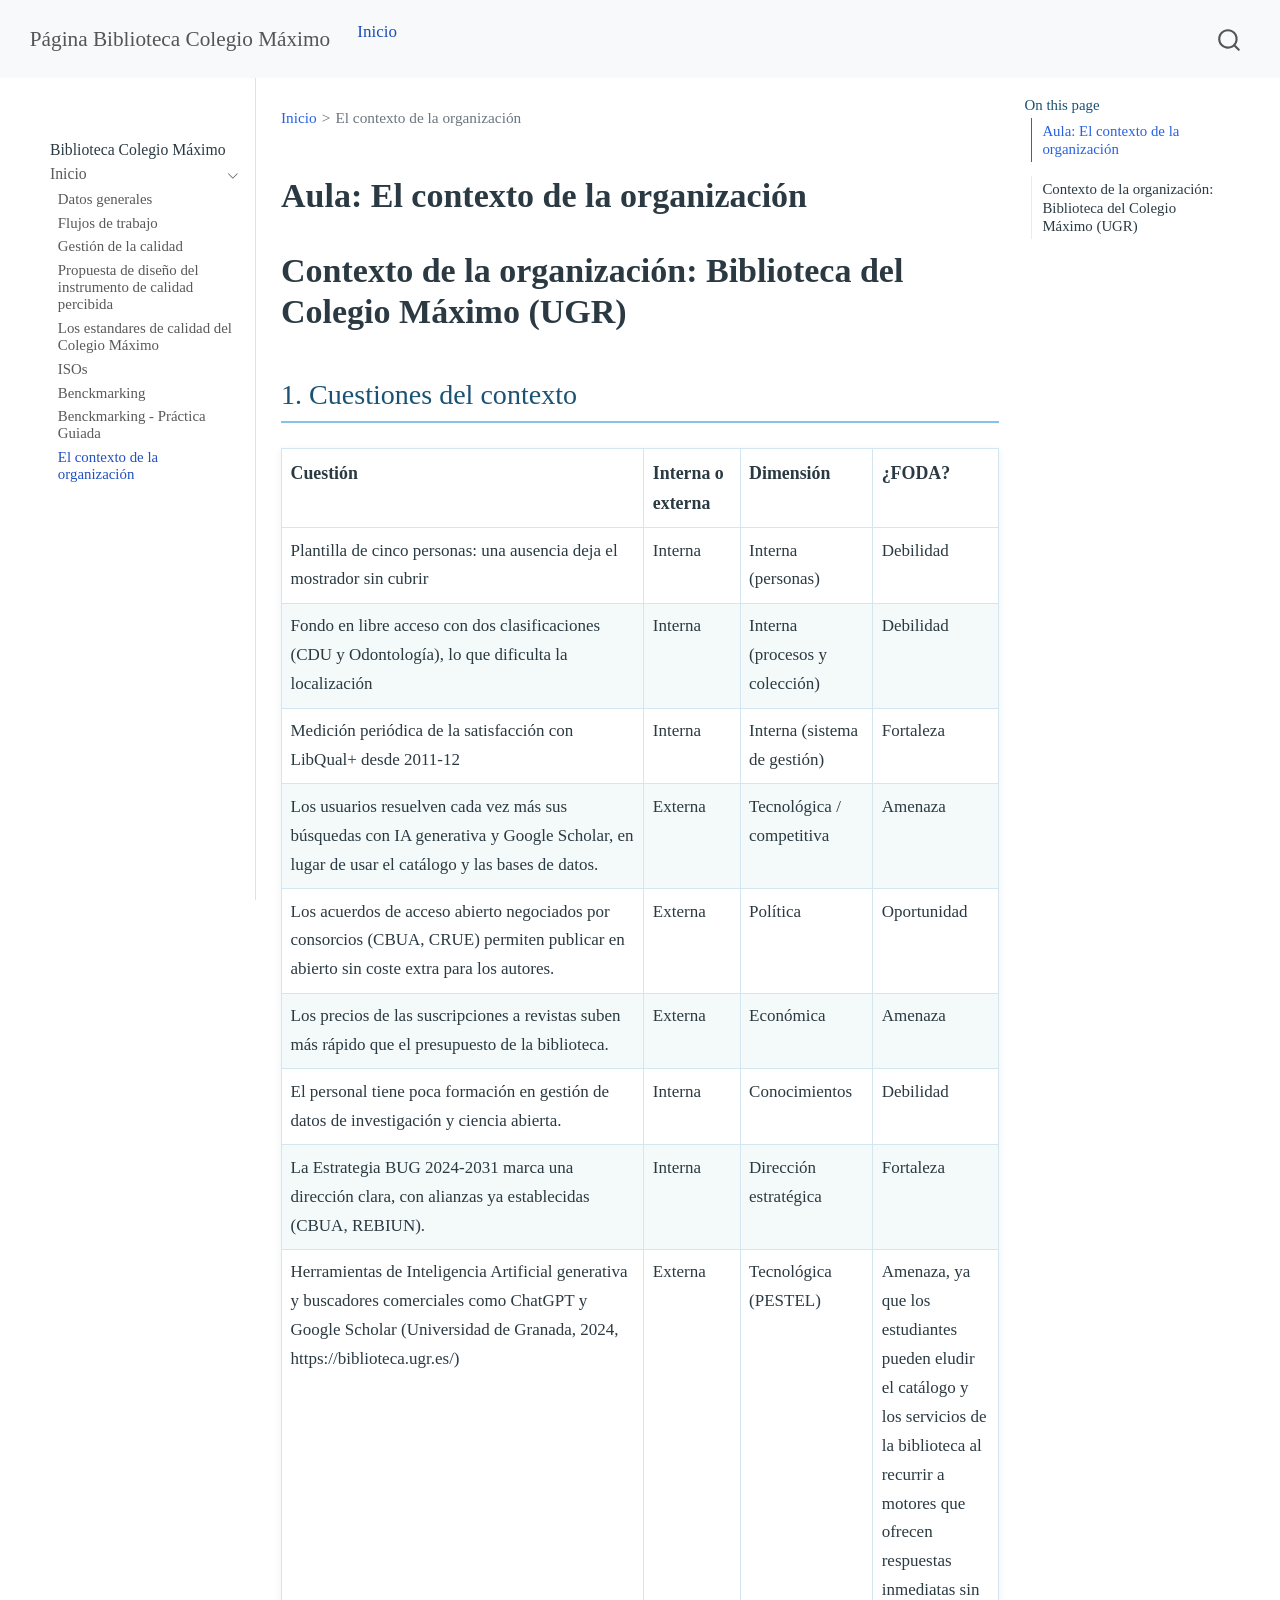
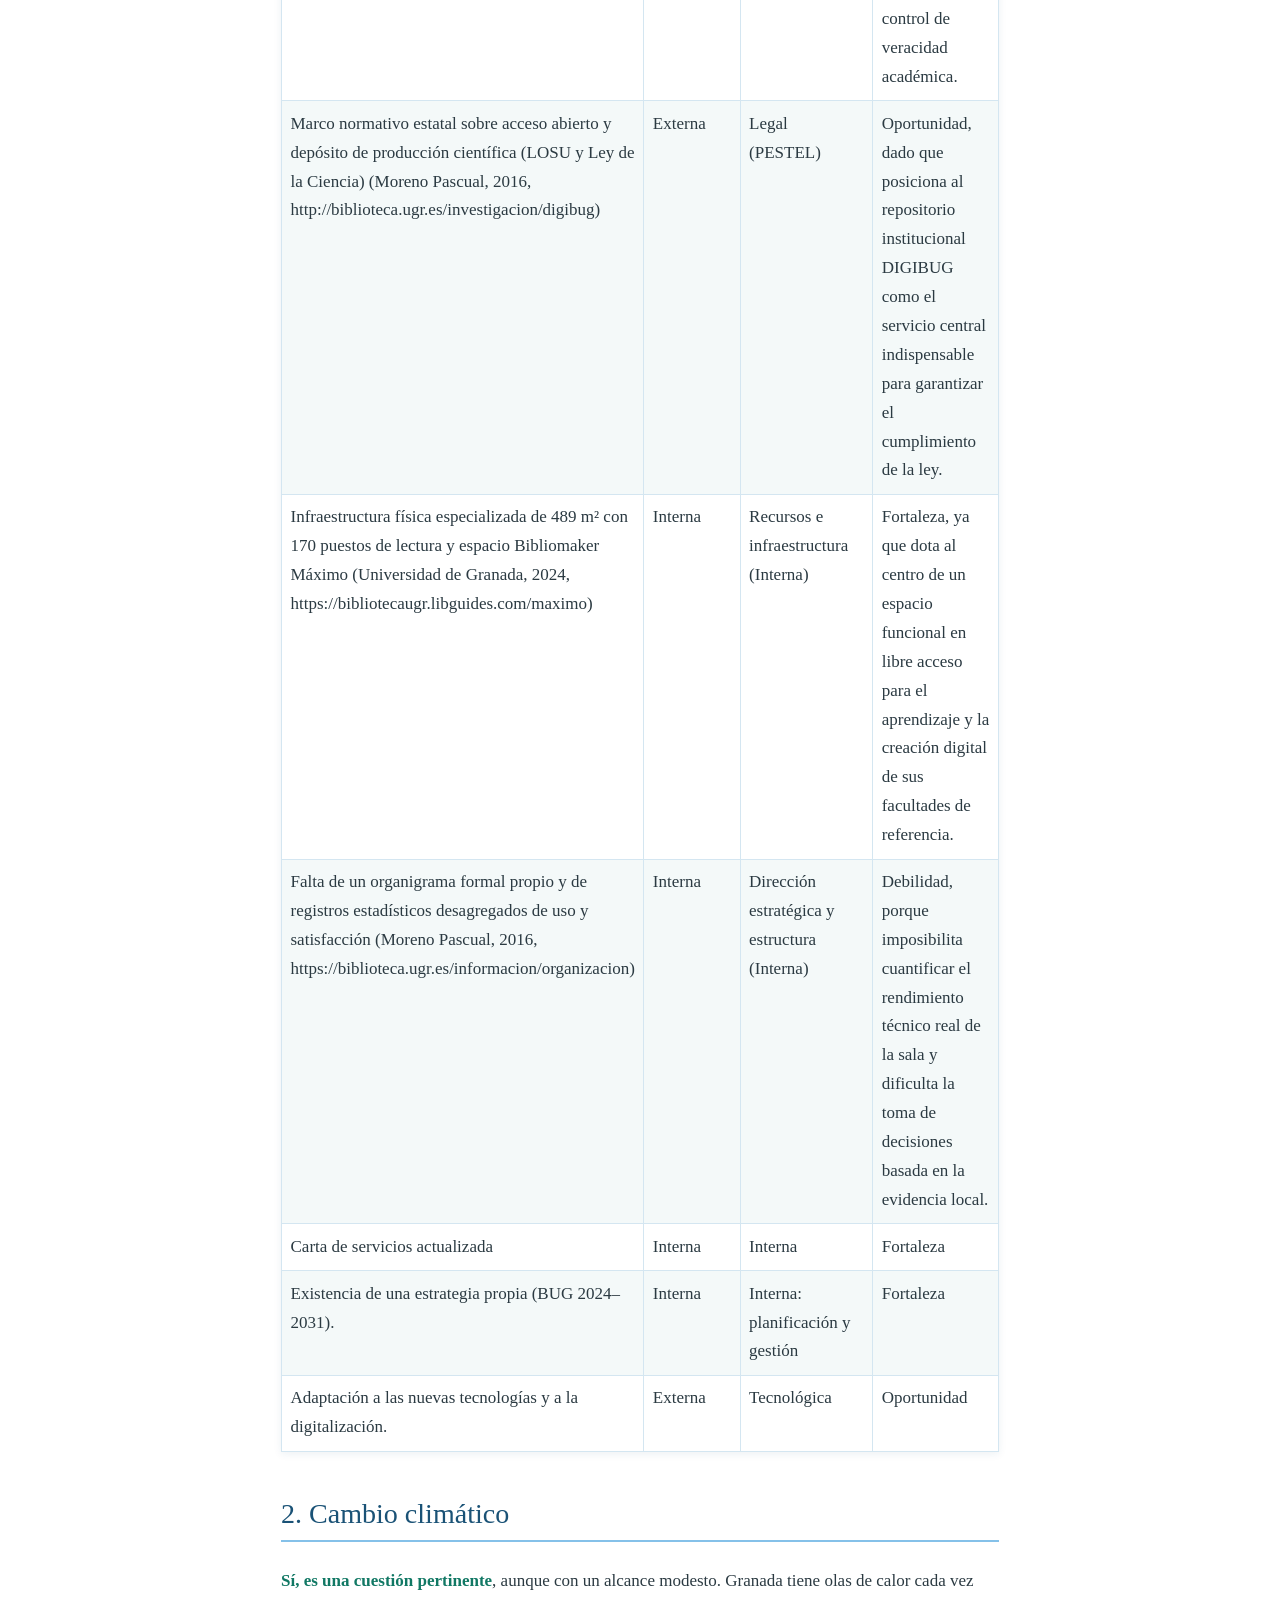
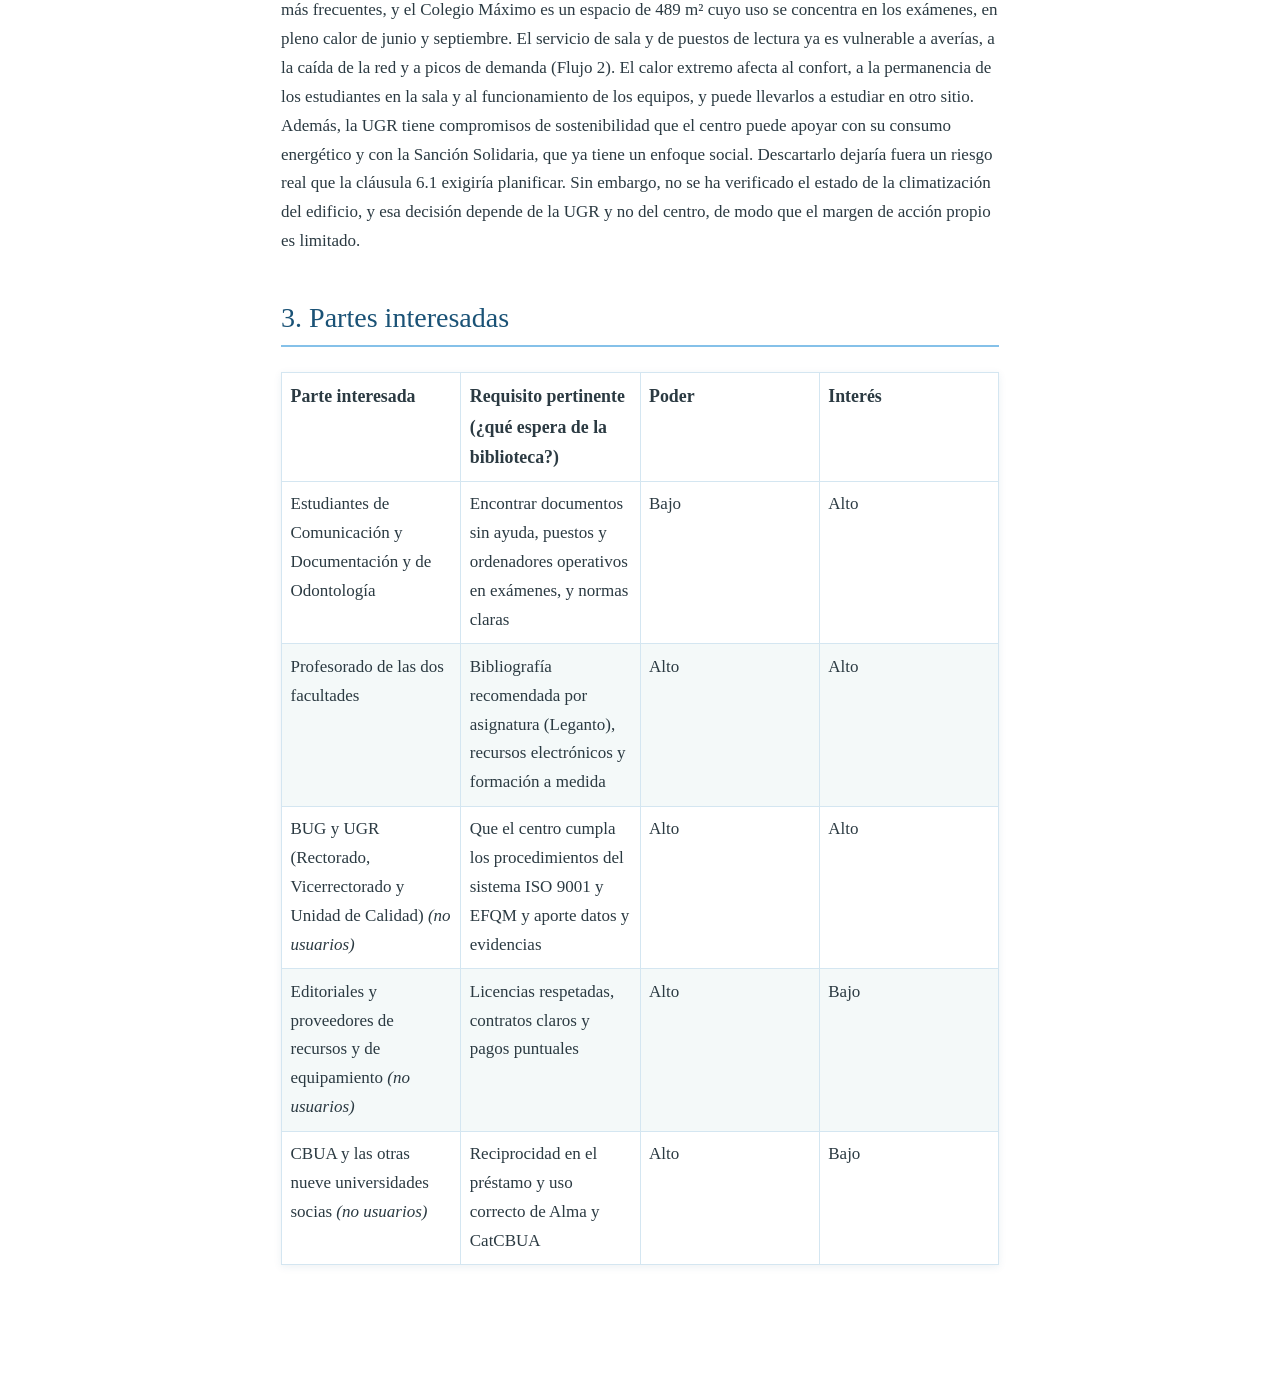
<file: docs/elcontextodelaorganizacion.html>
<!DOCTYPE html>
<html xmlns="http://www.w3.org/1999/xhtml" lang="en" xml:lang="en"><head>

<meta charset="utf-8">
<meta name="generator" content="quarto-1.10.19">

<meta name="viewport" content="width=device-width, initial-scale=1.0, user-scalable=yes">


<title>elcontextodelaorganizacion – Página Biblioteca Colegio Máximo</title>
<style>
/* Default styles provided by pandoc.
** See https://pandoc.org/MANUAL.html#variables-for-html for config info.
*/
span.smallcaps{font-variant: small-caps;}
div.columns{display: flex; gap: 1.5em;}
div.column{flex: auto;}
@media screen {
div.columns{gap: min(4vw, 1.5em);}
div.column{overflow-x: auto;}
}
div.hanging-indent{margin-left: 1.5em; text-indent: -1.5em;}
ul.task-list{list-style: none;}
ul.task-list li input[type="checkbox"] {
  width: 0.8em;
  margin: 0 0.8em 0.2em -1em; /* quarto-specific, see https://github.com/quarto-dev/quarto-cli/issues/4556 */ 
  vertical-align: middle;
}
</style>


<script src="site_libs/quarto-nav/quarto-nav.js"></script>
<script src="site_libs/quarto-nav/headroom.min.js"></script>
<script src="site_libs/clipboard/clipboard.min.js"></script>
<script src="site_libs/quarto-search/autocomplete.umd.js"></script>
<script src="site_libs/quarto-search/fuse.min.js"></script>
<script src="site_libs/quarto-search/quarto-search.js"></script>
<meta name="quarto:offset" content="./">
<script src="site_libs/quarto-html/quarto.js" type="module"></script>
<script src="site_libs/quarto-html/tabsets/tabsets.js" type="module"></script>
<script src="site_libs/quarto-html/popper.min.js"></script>
<script src="site_libs/quarto-html/tippy.umd.min.js"></script>
<script src="site_libs/quarto-html/anchor.min.js"></script>
<link href="site_libs/quarto-html/tippy.css" rel="stylesheet">
<link href="site_libs/quarto-html/quarto-syntax-highlighting-bf27225e3a48a9273f3daa8f8e829971.css" rel="stylesheet" id="quarto-text-highlighting-styles">
<script src="site_libs/bootstrap/bootstrap.min.js"></script>
<link href="site_libs/bootstrap/bootstrap-icons.css" rel="stylesheet">
<link href="site_libs/bootstrap/bootstrap-4e663f3a4ff1a491e18bd6a28adf0390.min.css" rel="stylesheet" append-hash="true" id="quarto-bootstrap" data-mode="light">
<script id="quarto-search-options" type="application/json">{
  "location": "navbar",
  "copy-button": false,
  "collapse-after": 3,
  "panel-placement": "end",
  "type": "overlay",
  "limit": 50,
  "keyboard-shortcut": [
    "f",
    "/",
    "s"
  ],
  "show-item-context": false,
  "language": {
    "search-no-results-text": "No results",
    "search-matching-documents-text": "matching documents",
    "search-copy-link-title": "Copy link to search",
    "search-hide-matches-text": "Hide additional matches",
    "search-more-match-text": "more match in this document",
    "search-more-matches-text": "more matches in this document",
    "search-clear-button-title": "Clear",
    "search-text-placeholder": "",
    "search-detached-cancel-button-title": "Cancel",
    "search-submit-button-title": "Submit",
    "search-label": "Search"
  }
}</script>


<link rel="stylesheet" href="styles.css">
</head>

<body class="nav-sidebar docked nav-fixed quarto-light">

<div id="quarto-search-results"></div>
  <header id="quarto-header" class="headroom fixed-top">
    <nav class="navbar navbar-expand-lg " data-bs-theme="dark">
      <div class="navbar-container container-fluid">
      <div class="navbar-brand-container mx-auto">
    <a class="navbar-brand" href="./index.html">
    <span class="navbar-title">Página Biblioteca Colegio Máximo</span>
    </a>
  </div>
            <div id="quarto-search" class="" title="Search"></div>
          <button class="navbar-toggler" type="button" data-bs-toggle="collapse" data-bs-target="#navbarCollapse" aria-controls="navbarCollapse" role="menu" aria-expanded="false" aria-label="Toggle navigation" onclick="if (window.quartoToggleHeadroom) { window.quartoToggleHeadroom(); }">
  <span class="navbar-toggler-icon"></span>
</button>
          <div class="collapse navbar-collapse" id="navbarCollapse">
            <ul class="navbar-nav navbar-nav-scroll me-auto">
  <li class="nav-item">
    <a class="nav-link active" href="./index.html" aria-current="page"> 
<span class="menu-text">Inicio</span></a>
  </li>  
</ul>
          </div> <!-- /navcollapse -->
            <div class="quarto-navbar-tools">
</div>
      </div> <!-- /container-fluid -->
    </nav>
  <nav class="quarto-secondary-nav">
    <div class="container-fluid d-flex">
      <button type="button" class="quarto-btn-toggle btn" data-bs-toggle="collapse" role="button" data-bs-target=".quarto-sidebar-collapse-item" aria-controls="quarto-sidebar" aria-expanded="false" aria-label="Toggle sidebar navigation" onclick="if (window.quartoToggleHeadroom) { window.quartoToggleHeadroom(); }">
        <i class="bi bi-layout-text-sidebar-reverse"></i>
      </button>
        <nav class="quarto-page-breadcrumbs" aria-label="breadcrumb"><ol class="breadcrumb"><li class="breadcrumb-item"><a href="./index.html">Inicio</a></li><li class="breadcrumb-item"><a href="./elcontextodelaorganizacion.html">El contexto de la organización</a></li></ol></nav>
        <a class="flex-grow-1" role="navigation" data-bs-toggle="collapse" data-bs-target=".quarto-sidebar-collapse-item" aria-controls="quarto-sidebar" aria-expanded="false" aria-label="Toggle sidebar navigation" onclick="if (window.quartoToggleHeadroom) { window.quartoToggleHeadroom(); }">      
        </a>
      <button type="button" class="btn quarto-search-button" aria-label="Search" onclick="window.quartoOpenSearch();">
        <i class="bi bi-search"></i>
      </button>
    </div>
  </nav>
</header>
<!-- content -->
<div id="quarto-content" class="quarto-container page-columns page-rows-contents page-layout-article page-navbar">
<!-- sidebar -->
  <nav id="quarto-sidebar" class="sidebar collapse collapse-horizontal quarto-sidebar-collapse-item sidebar-navigation docked overflow-auto">
        <div class="mt-2 flex-shrink-0 align-items-center">
        <div class="sidebar-search">
        <div id="quarto-search" class="" title="Search"></div>
        </div>
        </div>
    <div class="sidebar-menu-container"> 
    <ul class="list-unstyled mt-1">
        <li class="sidebar-item sidebar-item-section">
      <span class="sidebar-item-text sidebar-link text-start">
 <span class="menu-text">Biblioteca Colegio Máximo</span></span>
  </li>
        <li class="sidebar-item sidebar-item-section">
      <div class="sidebar-item-container"> 
            <a href="./index.html" class="sidebar-item-text sidebar-link">
 <span class="menu-text">Inicio</span></a>
          <a class="sidebar-item-toggle text-start" data-bs-toggle="collapse" data-bs-target="#" role="navigation" aria-expanded="true" aria-label="Toggle section">
            <i class="bi bi-chevron-right ms-2"></i>
          </a> 
      </div>
      <ul id="" class="collapse list-unstyled sidebar-section depth1 show">  
          <li class="sidebar-item">
  <div class="sidebar-item-container"> 
  <a href="./t1s1.html" class="sidebar-item-text sidebar-link">
 <span class="menu-text">Datos generales</span></a>
  </div>
</li>
          <li class="sidebar-item">
  <div class="sidebar-item-container"> 
  <a href="./flujosdetrabajo.html" class="sidebar-item-text sidebar-link">
 <span class="menu-text">Flujos de trabajo</span></a>
  </div>
</li>
          <li class="sidebar-item">
  <div class="sidebar-item-container"> 
  <a href="./gestioncalidad.html" class="sidebar-item-text sidebar-link">
 <span class="menu-text">Gestión de la calidad</span></a>
  </div>
</li>
          <li class="sidebar-item">
  <div class="sidebar-item-container"> 
  <a href="./disenodelisntrumento.html" class="sidebar-item-text sidebar-link">
 <span class="menu-text">Propuesta de diseño del instrumento de calidad percibida</span></a>
  </div>
</li>
          <li class="sidebar-item">
  <div class="sidebar-item-container"> 
  <a href="./estandarescalidad.html" class="sidebar-item-text sidebar-link">
 <span class="menu-text">Los estandares de calidad del Colegio Máximo</span></a>
  </div>
</li>
          <li class="sidebar-item">
  <div class="sidebar-item-container"> 
  <a href="./iso.html" class="sidebar-item-text sidebar-link">
 <span class="menu-text">ISOs</span></a>
  </div>
</li>
          <li class="sidebar-item">
  <div class="sidebar-item-container"> 
  <a href="./benchmarking.html" class="sidebar-item-text sidebar-link">
 <span class="menu-text">Benckmarking</span></a>
  </div>
</li>
          <li class="sidebar-item">
  <div class="sidebar-item-container"> 
  <a href="./benchmarkingpracticaguiada.html" class="sidebar-item-text sidebar-link">
 <span class="menu-text">Benckmarking - Práctica Guiada</span></a>
  </div>
</li>
          <li class="sidebar-item">
  <div class="sidebar-item-container"> 
  <a href="./elcontextodelaorganizacion.html" class="sidebar-item-text sidebar-link active">
 <span class="menu-text">El contexto de la organización</span></a>
  </div>
</li>
      </ul>
  </li>
    </ul>
    </div>
</nav>
<div id="quarto-sidebar-glass" class="quarto-sidebar-collapse-item" data-bs-toggle="collapse" data-bs-target=".quarto-sidebar-collapse-item"></div>
<!-- margin-sidebar -->
    <div id="quarto-margin-sidebar" class="sidebar margin-sidebar">
        <nav id="TOC" role="doc-toc" class="toc-active">
    <h2 id="toc-title">On this page</h2>
   
  <ul>
  <li><a href="#aula-el-contexto-de-la-organización" id="toc-aula-el-contexto-de-la-organización" class="nav-link active" data-scroll-target="#aula-el-contexto-de-la-organización">Aula: El contexto de la organización</a></li>
  <li><a href="#contexto-de-la-organización-biblioteca-del-colegio-máximo-ugr" id="toc-contexto-de-la-organización-biblioteca-del-colegio-máximo-ugr" class="nav-link" data-scroll-target="#contexto-de-la-organización-biblioteca-del-colegio-máximo-ugr">Contexto de la organización: Biblioteca del Colegio Máximo (UGR)</a>
  <ul class="collapse">
  <li><a href="#cuestiones-del-contexto" id="toc-cuestiones-del-contexto" class="nav-link" data-scroll-target="#cuestiones-del-contexto">1. Cuestiones del contexto</a></li>
  <li><a href="#cambio-climático" id="toc-cambio-climático" class="nav-link" data-scroll-target="#cambio-climático">2. Cambio climático</a></li>
  <li><a href="#partes-interesadas" id="toc-partes-interesadas" class="nav-link" data-scroll-target="#partes-interesadas">3. Partes interesadas</a></li>
  </ul></li>
  </ul>
</nav>
    </div>
<!-- main -->
<main class="content" id="quarto-document-content"><header id="title-block-header" class="quarto-title-block"><nav class="quarto-page-breadcrumbs quarto-title-breadcrumbs d-none d-lg-block" aria-label="breadcrumb"><ol class="breadcrumb"><li class="breadcrumb-item"><a href="./index.html">Inicio</a></li><li class="breadcrumb-item"><a href="./elcontextodelaorganizacion.html">El contexto de la organización</a></li></ol></nav></header>




<section id="aula-el-contexto-de-la-organización" class="level1">
<h1>Aula: El contexto de la organización</h1>
</section>
<section id="contexto-de-la-organización-biblioteca-del-colegio-máximo-ugr" class="level1">
<h1>Contexto de la organización: Biblioteca del Colegio Máximo (UGR)</h1>
<section id="cuestiones-del-contexto" class="level2">
<h2 class="anchored" data-anchor-id="cuestiones-del-contexto">1. Cuestiones del contexto</h2>
<table class="caption-top table">
<colgroup>
<col style="width: 25%">
<col style="width: 25%">
<col style="width: 25%">
<col style="width: 25%">
</colgroup>
<thead>
<tr class="header">
<th>Cuestión</th>
<th>Interna o externa</th>
<th>Dimensión</th>
<th>¿FODA?</th>
</tr>
</thead>
<tbody>
<tr class="odd">
<td>Plantilla de cinco personas: una ausencia deja el mostrador sin cubrir</td>
<td>Interna</td>
<td>Interna (personas)</td>
<td>Debilidad</td>
</tr>
<tr class="even">
<td>Fondo en libre acceso con dos clasificaciones (CDU y Odontología), lo que dificulta la localización</td>
<td>Interna</td>
<td>Interna (procesos y colección)</td>
<td>Debilidad</td>
</tr>
<tr class="odd">
<td>Medición periódica de la satisfacción con LibQual+ desde 2011-12</td>
<td>Interna</td>
<td>Interna (sistema de gestión)</td>
<td>Fortaleza</td>
</tr>
<tr class="even">
<td>Los usuarios resuelven cada vez más sus búsquedas con IA generativa y Google Scholar, en lugar de usar el catálogo y las bases de datos.</td>
<td>Externa</td>
<td>Tecnológica / competitiva</td>
<td>Amenaza</td>
</tr>
<tr class="odd">
<td>Los acuerdos de acceso abierto negociados por consorcios (CBUA, CRUE) permiten publicar en abierto sin coste extra para los autores.</td>
<td>Externa</td>
<td>Política</td>
<td>Oportunidad</td>
</tr>
<tr class="even">
<td>Los precios de las suscripciones a revistas suben más rápido que el presupuesto de la biblioteca.</td>
<td>Externa</td>
<td>Económica</td>
<td>Amenaza</td>
</tr>
<tr class="odd">
<td>El personal tiene poca formación en gestión de datos de investigación y ciencia abierta.</td>
<td>Interna</td>
<td>Conocimientos</td>
<td>Debilidad</td>
</tr>
<tr class="even">
<td>La Estrategia BUG 2024-2031 marca una dirección clara, con alianzas ya establecidas (CBUA, REBIUN).</td>
<td>Interna</td>
<td>Dirección estratégica</td>
<td>Fortaleza</td>
</tr>
<tr class="odd">
<td>Herramientas de Inteligencia Artificial generativa y buscadores comerciales como ChatGPT y Google Scholar (Universidad de Granada, 2024, https://biblioteca.ugr.es/)</td>
<td>Externa</td>
<td>Tecnológica (PESTEL)</td>
<td>Amenaza, ya que los estudiantes pueden eludir el catálogo y los servicios de la biblioteca al recurrir a motores que ofrecen respuestas inmediatas sin control de veracidad académica.</td>
</tr>
<tr class="even">
<td>Marco normativo estatal sobre acceso abierto y depósito de producción científica (LOSU y Ley de la Ciencia) (Moreno Pascual, 2016, http://biblioteca.ugr.es/investigacion/digibug)</td>
<td>Externa</td>
<td>Legal (PESTEL)</td>
<td>Oportunidad, dado que posiciona al repositorio institucional DIGIBUG como el servicio central indispensable para garantizar el cumplimiento de la ley.</td>
</tr>
<tr class="odd">
<td>Infraestructura física especializada de 489 m² con 170 puestos de lectura y espacio Bibliomaker Máximo (Universidad de Granada, 2024, https://bibliotecaugr.libguides.com/maximo)</td>
<td>Interna</td>
<td>Recursos e infraestructura (Interna)</td>
<td>Fortaleza, ya que dota al centro de un espacio funcional en libre acceso para el aprendizaje y la creación digital de sus facultades de referencia.</td>
</tr>
<tr class="even">
<td>Falta de un organigrama formal propio y de registros estadísticos desagregados de uso y satisfacción (Moreno Pascual, 2016, https://biblioteca.ugr.es/informacion/organizacion)</td>
<td>Interna</td>
<td>Dirección estratégica y estructura (Interna)</td>
<td>Debilidad, porque imposibilita cuantificar el rendimiento técnico real de la sala y dificulta la toma de decisiones basada en la evidencia local.</td>
</tr>
<tr class="odd">
<td>Carta de servicios actualizada</td>
<td>Interna</td>
<td>Interna</td>
<td>Fortaleza</td>
</tr>
<tr class="even">
<td>Existencia de una estrategia propia (BUG 2024–2031).</td>
<td>Interna</td>
<td>Interna: planificación y gestión</td>
<td>Fortaleza</td>
</tr>
<tr class="odd">
<td>Adaptación a las nuevas tecnologías y a la digitalización.</td>
<td>Externa</td>
<td>Tecnológica</td>
<td>Oportunidad</td>
</tr>
</tbody>
</table>
</section>
<section id="cambio-climático" class="level2">
<h2 class="anchored" data-anchor-id="cambio-climático">2. Cambio climático</h2>
<p><strong>Sí, es una cuestión pertinente</strong>, aunque con un alcance modesto. Granada tiene olas de calor cada vez más frecuentes, y el Colegio Máximo es un espacio de 489 m² cuyo uso se concentra en los exámenes, en pleno calor de junio y septiembre. El servicio de sala y de puestos de lectura ya es vulnerable a averías, a la caída de la red y a picos de demanda (Flujo 2). El calor extremo afecta al confort, a la permanencia de los estudiantes en la sala y al funcionamiento de los equipos, y puede llevarlos a estudiar en otro sitio. Además, la UGR tiene compromisos de sostenibilidad que el centro puede apoyar con su consumo energético y con la Sanción Solidaria, que ya tiene un enfoque social. Descartarlo dejaría fuera un riesgo real que la cláusula 6.1 exigiría planificar. Sin embargo, no se ha verificado el estado de la climatización del edificio, y esa decisión depende de la UGR y no del centro, de modo que el margen de acción propio es limitado.</p>
</section>
<section id="partes-interesadas" class="level2">
<h2 class="anchored" data-anchor-id="partes-interesadas">3. Partes interesadas</h2>
<table class="caption-top table">
<colgroup>
<col style="width: 25%">
<col style="width: 25%">
<col style="width: 25%">
<col style="width: 25%">
</colgroup>
<thead>
<tr class="header">
<th>Parte interesada</th>
<th>Requisito pertinente (¿qué espera de la biblioteca?)</th>
<th>Poder</th>
<th>Interés</th>
</tr>
</thead>
<tbody>
<tr class="odd">
<td>Estudiantes de Comunicación y Documentación y de Odontología</td>
<td>Encontrar documentos sin ayuda, puestos y ordenadores operativos en exámenes, y normas claras</td>
<td>Bajo</td>
<td>Alto</td>
</tr>
<tr class="even">
<td>Profesorado de las dos facultades</td>
<td>Bibliografía recomendada por asignatura (Leganto), recursos electrónicos y formación a medida</td>
<td>Alto</td>
<td>Alto</td>
</tr>
<tr class="odd">
<td>BUG y UGR (Rectorado, Vicerrectorado y Unidad de Calidad) <em>(no usuarios)</em></td>
<td>Que el centro cumpla los procedimientos del sistema ISO 9001 y EFQM y aporte datos y evidencias</td>
<td>Alto</td>
<td>Alto</td>
</tr>
<tr class="even">
<td>Editoriales y proveedores de recursos y de equipamiento <em>(no usuarios)</em></td>
<td>Licencias respetadas, contratos claros y pagos puntuales</td>
<td>Alto</td>
<td>Bajo</td>
</tr>
<tr class="odd">
<td>CBUA y las otras nueve universidades socias <em>(no usuarios)</em></td>
<td>Reciprocidad en el préstamo y uso correcto de Alma y CatCBUA</td>
<td>Alto</td>
<td>Bajo</td>
</tr>
</tbody>
</table>


</section>
</section>

</main> <!-- /main -->
<script id="quarto-html-after-body" type="application/javascript">
  window.document.addEventListener("DOMContentLoaded", function (event) {
    const icon = "";
    const anchorJS = new window.AnchorJS();
    anchorJS.options = {
      placement: 'right',
      icon: icon
    };
    anchorJS.add('.anchored');
    const isCodeAnnotation = (el) => {
      for (const clz of el.classList) {
        if (clz.startsWith('code-annotation-')) {                     
          return true;
        }
      }
      return false;
    }
    const onCopySuccess = function(e) {
      // button target
      const button = e.trigger;
      // don't keep focus
      button.blur();
      // flash "checked"
      button.classList.add('code-copy-button-checked');
      var currentTitle = button.getAttribute("title");
      button.setAttribute("title", "Copied!");
      let tooltip;
      if (window.bootstrap) {
        button.setAttribute("data-bs-toggle", "tooltip");
        button.setAttribute("data-bs-placement", "left");
        button.setAttribute("data-bs-title", "Copied!");
        tooltip = new bootstrap.Tooltip(button, 
          { trigger: "manual", 
            customClass: "code-copy-button-tooltip",
            offset: [0, -8]});
        tooltip.show();    
      }
      setTimeout(function() {
        if (tooltip) {
          tooltip.hide();
          button.removeAttribute("data-bs-title");
          button.removeAttribute("data-bs-toggle");
          button.removeAttribute("data-bs-placement");
        }
        button.setAttribute("title", currentTitle);
        button.classList.remove('code-copy-button-checked');
      }, 1000);
      // clear code selection
      e.clearSelection();
    }
    const getTextToCopy = function(trigger) {
      const outerScaffold = trigger.parentElement.cloneNode(true);
      const codeEl = outerScaffold.querySelector('code');
      for (const childEl of codeEl.children) {
        if (isCodeAnnotation(childEl)) {
          childEl.remove();
        }
      }
      return codeEl.innerText;
    }
    const clipboard = new window.ClipboardJS('.code-copy-button:not([data-in-quarto-modal])', {
      text: getTextToCopy
    });
    clipboard.on('success', onCopySuccess);
    if (window.document.getElementById('quarto-embedded-source-code-modal')) {
      const clipboardModal = new window.ClipboardJS('.code-copy-button[data-in-quarto-modal]', {
        text: getTextToCopy,
        container: window.document.getElementById('quarto-embedded-source-code-modal')
      });
      clipboardModal.on('success', onCopySuccess);
    }
      var localhostRegex = new RegExp(/^(?:http|https):\/\/localhost\:?[0-9]*\//);
      var mailtoRegex = new RegExp(/^mailto:/);
        var filterRegex = new RegExp('/' + window.location.host + '/');
      var isInternal = (href) => {
          return filterRegex.test(href) || localhostRegex.test(href) || mailtoRegex.test(href);
      }
      // Inspect non-navigation links and adorn them if external
     var links = window.document.querySelectorAll('a[href]:not(.nav-link):not(.navbar-brand):not(.toc-action):not(.sidebar-link):not(.sidebar-item-toggle):not(.pagination-link):not(.no-external):not([aria-hidden]):not(.dropdown-item):not(.quarto-navigation-tool):not(.about-link)');
      for (var i=0; i<links.length; i++) {
        const link = links[i];
        if (!isInternal(link.href)) {
          // undo the damage that might have been done by quarto-nav.js in the case of
          // links that we want to consider external
          if (link.dataset.originalHref !== undefined) {
            link.href = link.dataset.originalHref;
          }
        }
      }
    function tippyHover(el, contentFn, onTriggerFn, onUntriggerFn) {
      const config = {
        allowHTML: true,
        maxWidth: 500,
        delay: 100,
        arrow: false,
        appendTo: function(el) {
            return el.parentElement;
        },
        interactive: true,
        interactiveBorder: 10,
        theme: 'quarto',
        placement: 'bottom-start',
      };
      if (contentFn) {
        config.content = contentFn;
      }
      if (onTriggerFn) {
        config.onTrigger = onTriggerFn;
      }
      if (onUntriggerFn) {
        config.onUntrigger = onUntriggerFn;
      }
      window.tippy(el, config); 
    }
    const noterefs = window.document.querySelectorAll('a[role="doc-noteref"]');
    for (var i=0; i<noterefs.length; i++) {
      const ref = noterefs[i];
      tippyHover(ref, function() {
        // use id or data attribute instead here
        let href = ref.getAttribute('data-footnote-href') || ref.getAttribute('href');
        try { href = new URL(href).hash; } catch {}
        const id = href.replace(/^#\/?/, "");
        const note = window.document.getElementById(id);
        if (note) {
          return note.innerHTML;
        } else {
          return "";
        }
      });
    }
    const xrefs = window.document.querySelectorAll('a.quarto-xref');
    const processXRef = (id, note) => {
      // Strip column container classes
      const stripColumnClz = (el) => {
        el.classList.remove("page-full", "page-columns");
        if (el.children) {
          for (const child of el.children) {
            stripColumnClz(child);
          }
        }
      }
      stripColumnClz(note)
      if (id === null || id.startsWith('sec-')) {
        // Special case sections, only their first couple elements
        const container = document.createElement("div");
        if (note.children && note.children.length > 2) {
          container.appendChild(note.children[0].cloneNode(true));
          for (let i = 1; i < note.children.length; i++) {
            const child = note.children[i];
            if (child.tagName === "P" && child.innerText === "") {
              continue;
            } else {
              container.appendChild(child.cloneNode(true));
              break;
            }
          }
          if (window.Quarto?.typesetMath) {
            window.Quarto.typesetMath(container);
          }
          return container.innerHTML
        } else {
          if (window.Quarto?.typesetMath) {
            window.Quarto.typesetMath(note);
          }
          return note.innerHTML;
        }
      } else {
        // Remove any anchor links if they are present
        const anchorLink = note.querySelector('a.anchorjs-link');
        if (anchorLink) {
          anchorLink.remove();
        }
        if (window.Quarto?.typesetMath) {
          window.Quarto.typesetMath(note);
        }
        if (note.classList.contains("callout")) {
          return note.outerHTML;
        } else {
          return note.innerHTML;
        }
      }
    }
    for (var i=0; i<xrefs.length; i++) {
      const xref = xrefs[i];
      tippyHover(xref, undefined, function(instance) {
        instance.disable();
        let url = xref.getAttribute('href');
        let hash = undefined; 
        if (url.startsWith('#')) {
          hash = url;
        } else {
          try { hash = new URL(url).hash; } catch {}
        }
        if (hash) {
          const id = hash.replace(/^#\/?/, "");
          const note = window.document.getElementById(id);
          if (note !== null) {
            try {
              const html = processXRef(id, note.cloneNode(true));
              instance.setContent(html);
            } finally {
              instance.enable();
              instance.show();
            }
          } else {
            // See if we can fetch this
            fetch(url.split('#')[0])
            .then(res => res.text())
            .then(html => {
              const parser = new DOMParser();
              const htmlDoc = parser.parseFromString(html, "text/html");
              const note = htmlDoc.getElementById(id);
              if (note !== null) {
                const html = processXRef(id, note);
                instance.setContent(html);
              } 
            }).finally(() => {
              instance.enable();
              instance.show();
            });
          }
        } else {
          // See if we can fetch a full url (with no hash to target)
          // This is a special case and we should probably do some content thinning / targeting
          fetch(url)
          .then(res => res.text())
          .then(html => {
            const parser = new DOMParser();
            const htmlDoc = parser.parseFromString(html, "text/html");
            const note = htmlDoc.querySelector('main.content');
            if (note !== null) {
              // This should only happen for chapter cross references
              // (since there is no id in the URL)
              // remove the first header
              if (note.children.length > 0 && note.children[0].tagName === "HEADER") {
                note.children[0].remove();
              }
              const html = processXRef(null, note);
              instance.setContent(html);
            } 
          }).finally(() => {
            instance.enable();
            instance.show();
          });
        }
      }, function(instance) {
      });
    }
        let selectedAnnoteEl;
        const selectorForAnnotation = ( cell, annotation) => {
          let cellAttr = 'data-code-cell="' + cell + '"';
          let lineAttr = 'data-code-annotation="' +  annotation + '"';
          const selector = 'span[' + cellAttr + '][' + lineAttr + ']';
          return selector;
        }
        const selectCodeLines = (annoteEl) => {
          const doc = window.document;
          const targetCell = annoteEl.getAttribute("data-target-cell");
          const targetAnnotation = annoteEl.getAttribute("data-target-annotation");
          const annoteSpan = window.document.querySelector(selectorForAnnotation(targetCell, targetAnnotation));
          const lines = annoteSpan.getAttribute("data-code-lines").split(",");
          const lineIds = lines.map((line) => {
            return targetCell + "-" + line;
          })
          let top = null;
          let height = null;
          let parent = null;
          if (lineIds.length > 0) {
              //compute the position of the single el (top and bottom and make a div)
              const el = window.document.getElementById(lineIds[0]);
              top = el.offsetTop;
              height = el.offsetHeight;
              parent = el.parentElement.parentElement;
            if (lineIds.length > 1) {
              const lastEl = window.document.getElementById(lineIds[lineIds.length - 1]);
              const bottom = lastEl.offsetTop + lastEl.offsetHeight;
              height = bottom - top;
            }
            if (top !== null && height !== null && parent !== null) {
              // cook up a div (if necessary) and position it 
              let div = window.document.getElementById("code-annotation-line-highlight");
              if (div === null) {
                div = window.document.createElement("div");
                div.setAttribute("id", "code-annotation-line-highlight");
                div.style.position = 'absolute';
                parent.appendChild(div);
              }
              div.style.top = top - 2 + "px";
              div.style.height = height + 4 + "px";
              div.style.left = 0;
              let gutterDiv = window.document.getElementById("code-annotation-line-highlight-gutter");
              if (gutterDiv === null) {
                gutterDiv = window.document.createElement("div");
                gutterDiv.setAttribute("id", "code-annotation-line-highlight-gutter");
                gutterDiv.style.position = 'absolute';
                const codeCell = window.document.getElementById(targetCell);
                const gutter = codeCell.querySelector('.code-annotation-gutter');
                gutter.appendChild(gutterDiv);
              }
              gutterDiv.style.top = top - 2 + "px";
              gutterDiv.style.height = height + 4 + "px";
            }
            selectedAnnoteEl = annoteEl;
          }
        };
        const unselectCodeLines = () => {
          const elementsIds = ["code-annotation-line-highlight", "code-annotation-line-highlight-gutter"];
          elementsIds.forEach((elId) => {
            const div = window.document.getElementById(elId);
            if (div) {
              div.remove();
            }
          });
          selectedAnnoteEl = undefined;
        };
          // Handle positioning of the toggle
      window.addEventListener(
        "resize",
        throttle(() => {
          elRect = undefined;
          if (selectedAnnoteEl) {
            selectCodeLines(selectedAnnoteEl);
          }
        }, 10)
      );
      function throttle(fn, ms) {
      let throttle = false;
      let timer;
        return (...args) => {
          if(!throttle) { // first call gets through
              fn.apply(this, args);
              throttle = true;
          } else { // all the others get throttled
              if(timer) clearTimeout(timer); // cancel #2
              timer = setTimeout(() => {
                fn.apply(this, args);
                timer = throttle = false;
              }, ms);
          }
        };
      }
        // Attach click handler to the DT
        const annoteDls = window.document.querySelectorAll('dt[data-target-cell]');
        for (const annoteDlNode of annoteDls) {
          annoteDlNode.addEventListener('click', (event) => {
            const clickedEl = event.target;
            if (clickedEl !== selectedAnnoteEl) {
              unselectCodeLines();
              const activeEl = window.document.querySelector('dt[data-target-cell].code-annotation-active');
              if (activeEl) {
                activeEl.classList.remove('code-annotation-active');
              }
              selectCodeLines(clickedEl);
              clickedEl.classList.add('code-annotation-active');
            } else {
              // Unselect the line
              unselectCodeLines();
              clickedEl.classList.remove('code-annotation-active');
            }
          });
        }
    const findCites = (el) => {
      const parentEl = el.parentElement;
      if (parentEl) {
        const cites = parentEl.dataset.cites;
        if (cites) {
          return {
            el,
            cites: cites.split(' ')
          };
        } else {
          return findCites(el.parentElement)
        }
      } else {
        return undefined;
      }
    };
    var bibliorefs = window.document.querySelectorAll('a[role="doc-biblioref"]');
    for (var i=0; i<bibliorefs.length; i++) {
      const ref = bibliorefs[i];
      const citeInfo = findCites(ref);
      if (citeInfo) {
        tippyHover(citeInfo.el, function() {
          var popup = window.document.createElement('div');
          citeInfo.cites.forEach(function(cite) {
            var citeDiv = window.document.createElement('div');
            citeDiv.classList.add('hanging-indent');
            citeDiv.classList.add('csl-entry');
            var biblioDiv = window.document.getElementById('ref-' + cite);
            if (biblioDiv) {
              citeDiv.innerHTML = biblioDiv.innerHTML;
            }
            popup.appendChild(citeDiv);
          });
          return popup.innerHTML;
        });
      }
    }
  });
  </script>
</div> <!-- /content -->




</body></html>
</file>
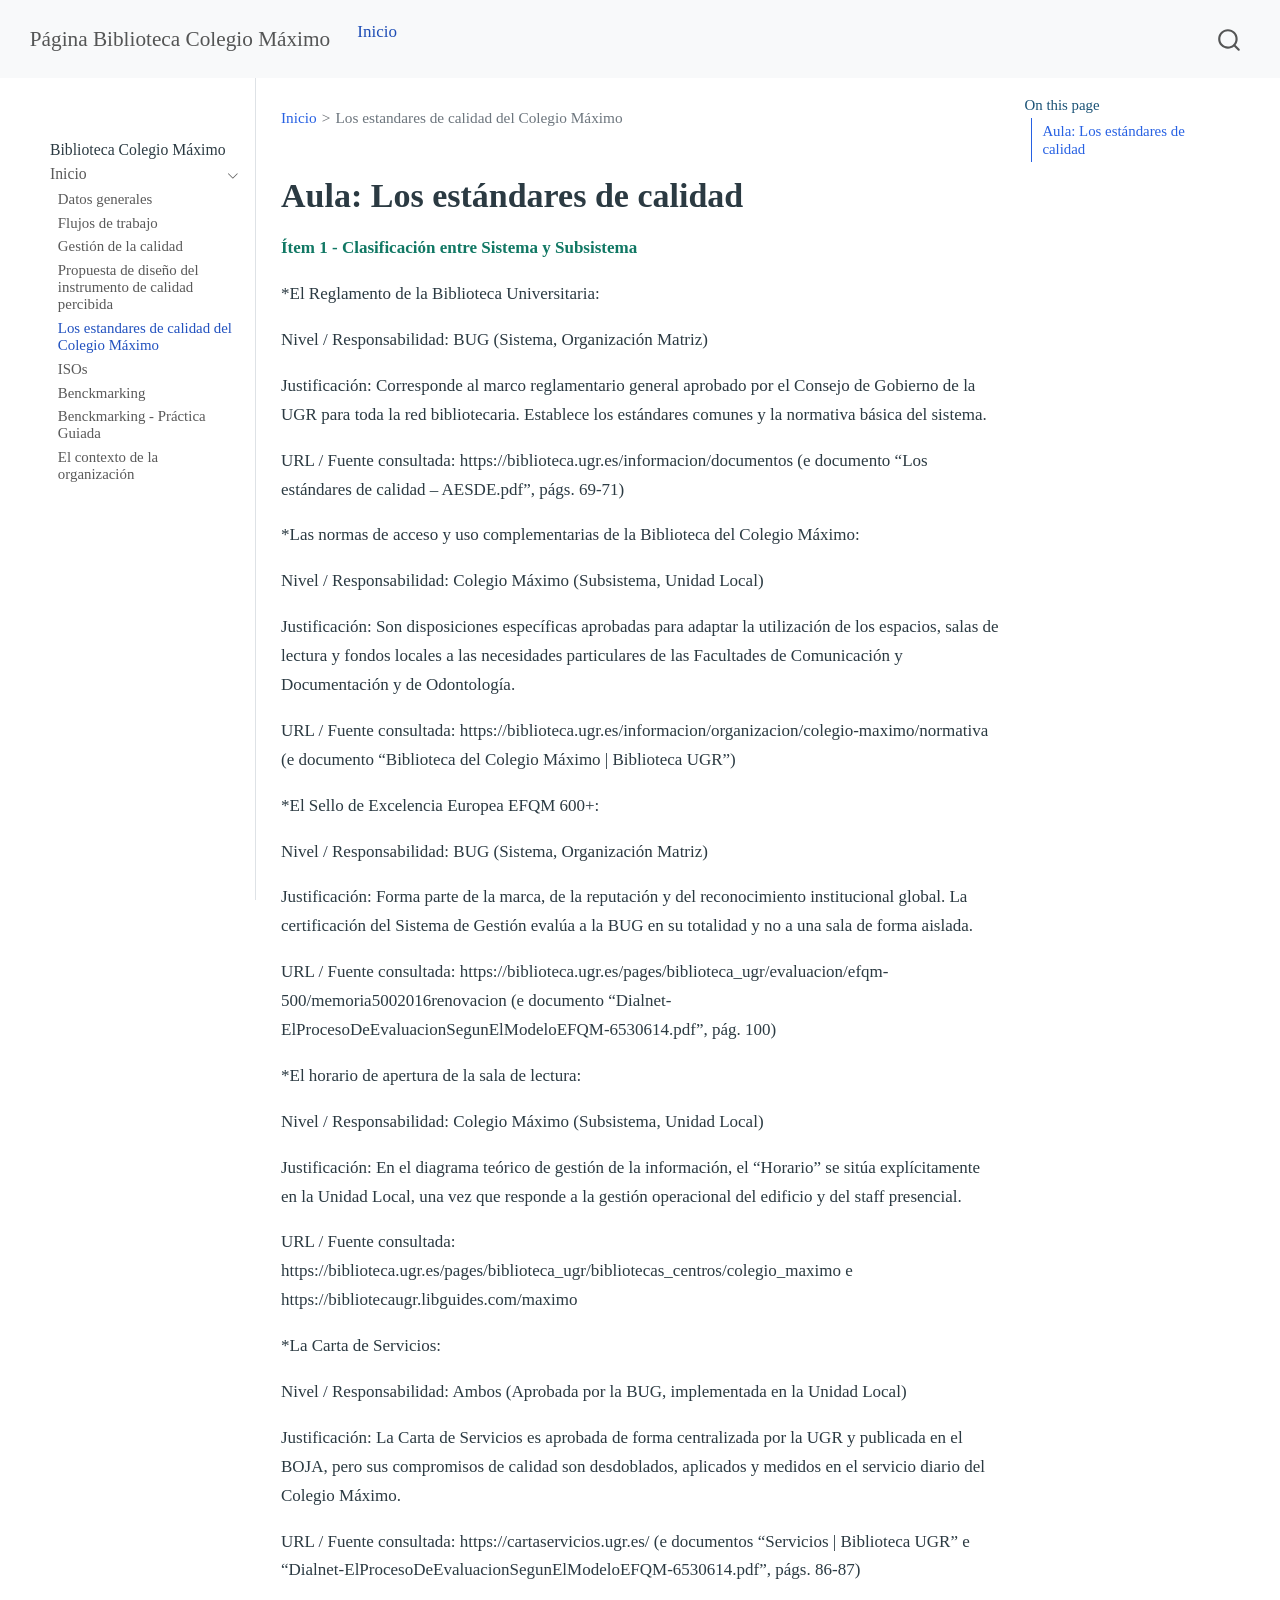
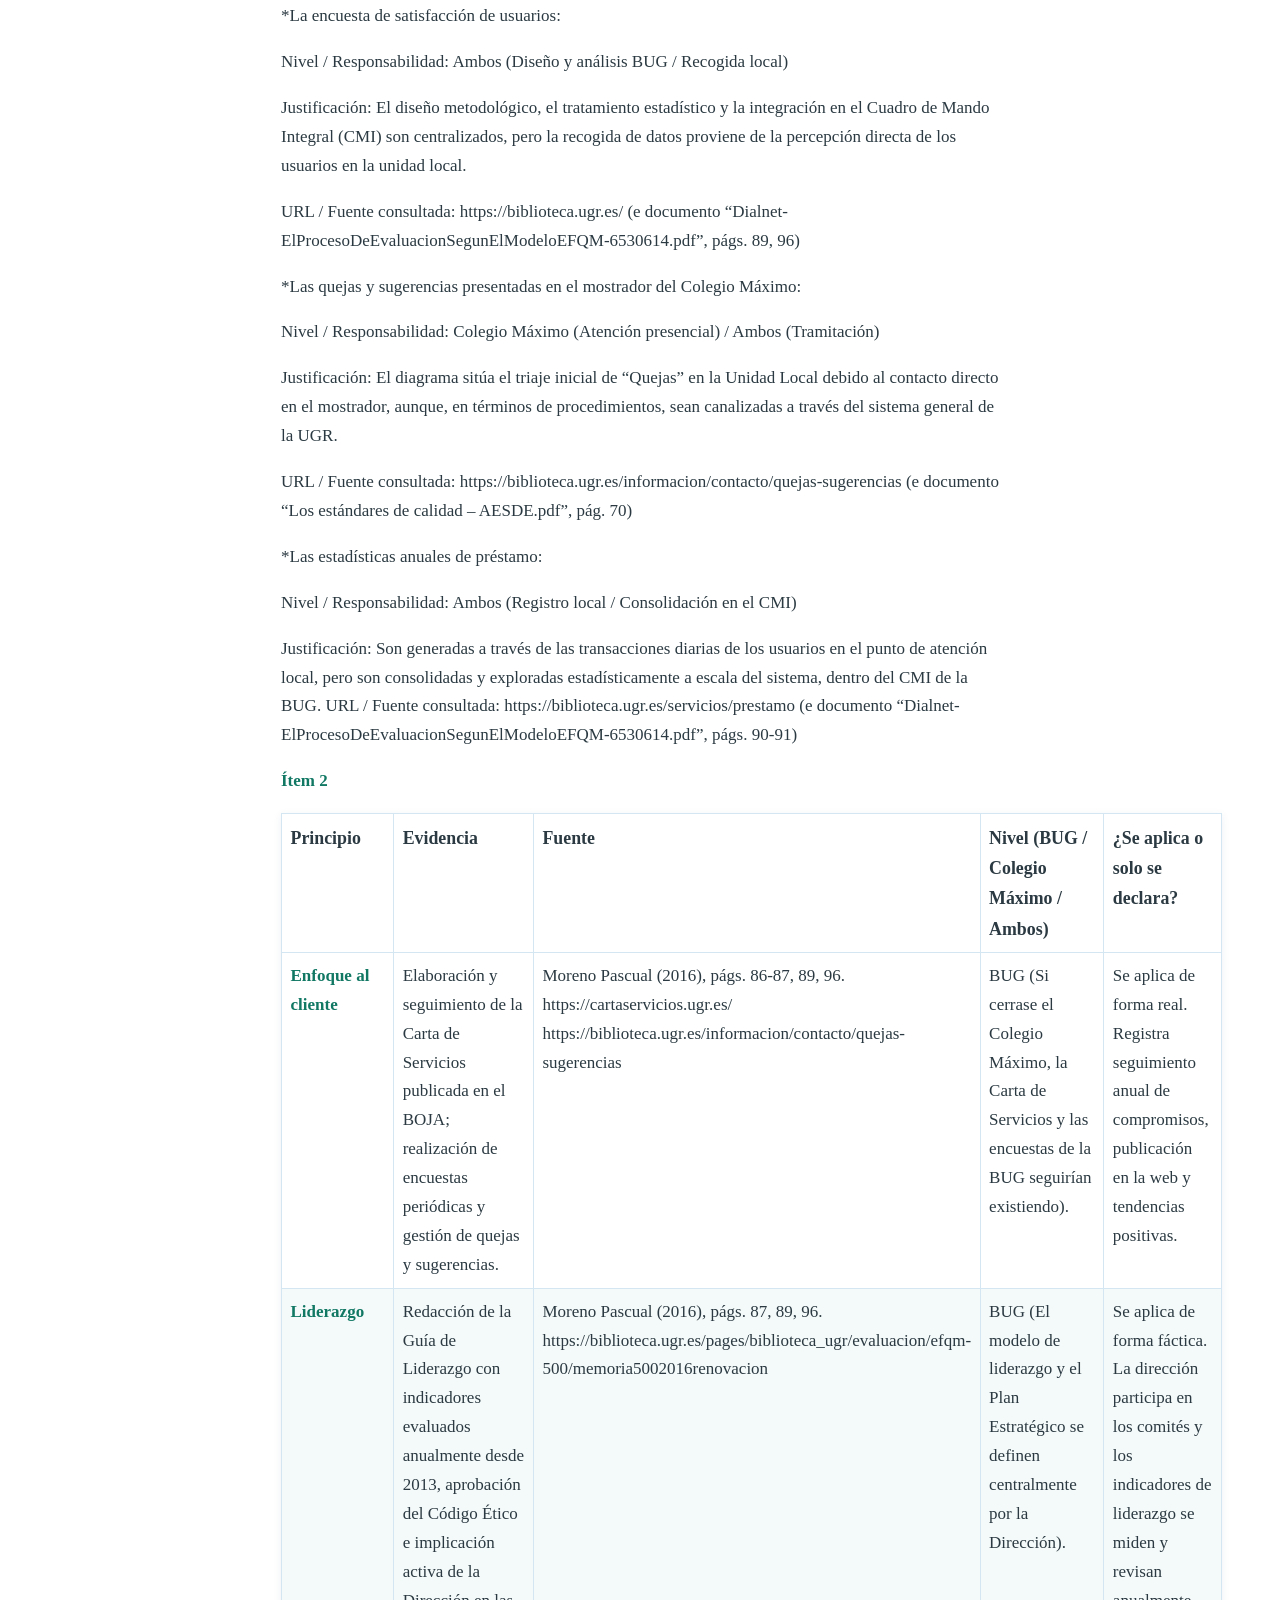
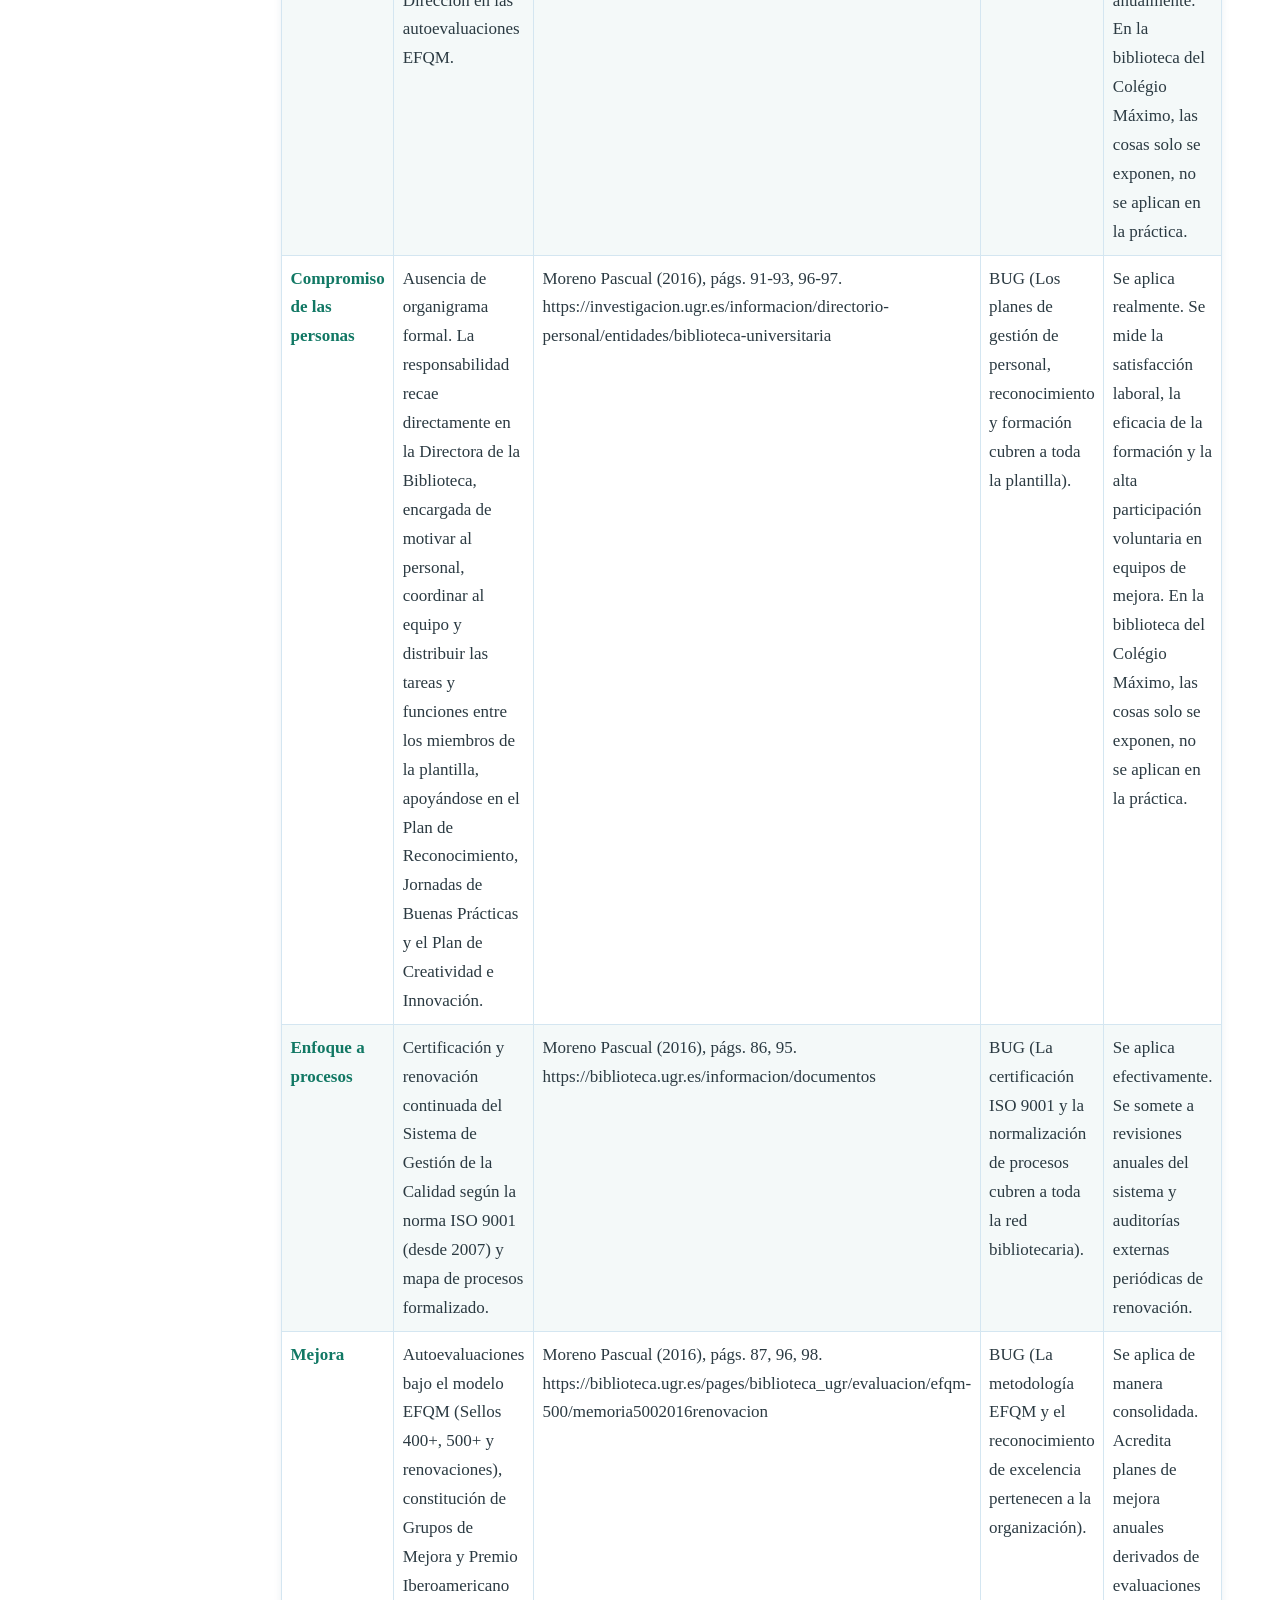
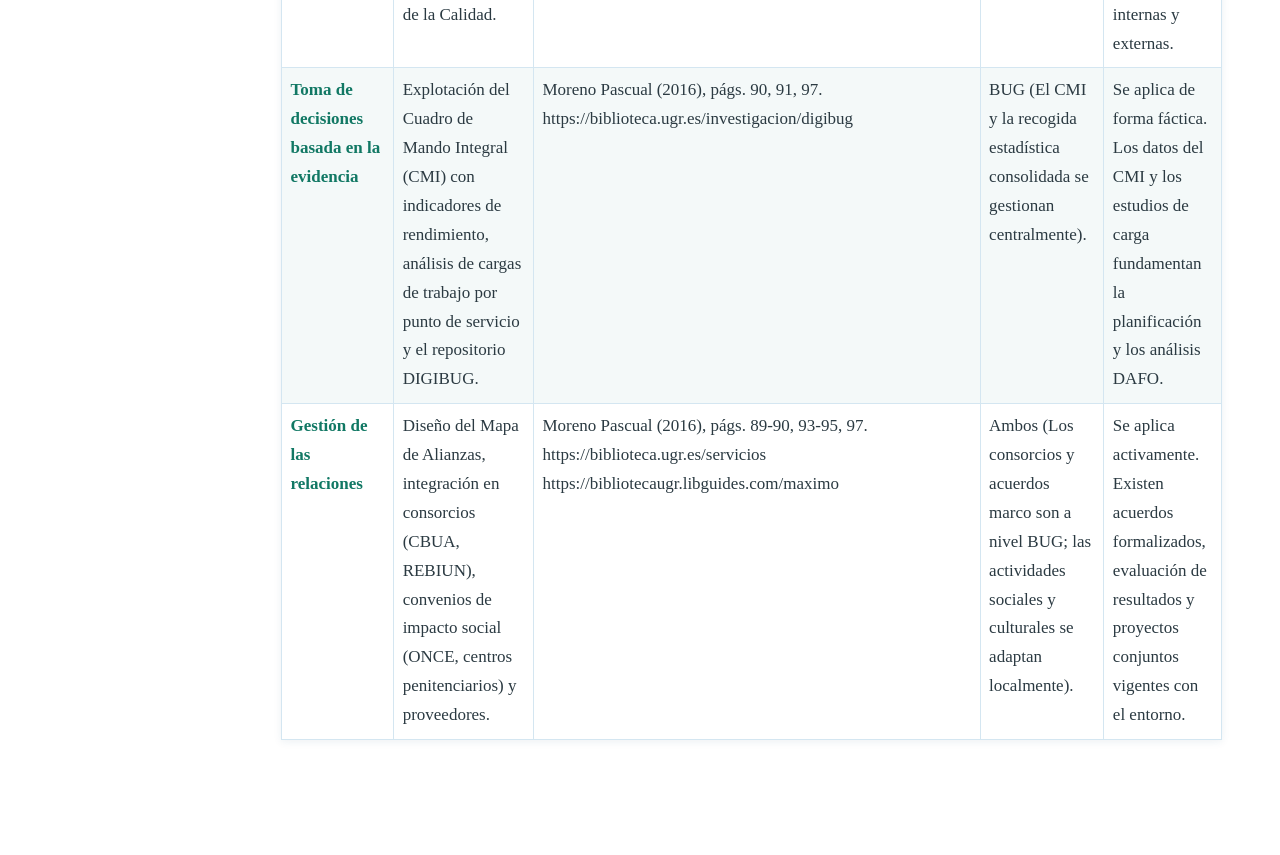
<file: docs/estandarescalidad.html>
<!DOCTYPE html>
<html xmlns="http://www.w3.org/1999/xhtml" lang="en" xml:lang="en"><head>

<meta charset="utf-8">
<meta name="generator" content="quarto-1.10.18">

<meta name="viewport" content="width=device-width, initial-scale=1.0, user-scalable=yes">


<title>estandarescalidad – Página Biblioteca Colegio Máximo</title>
<style>
/* Default styles provided by pandoc.
** See https://pandoc.org/MANUAL.html#variables-for-html for config info.
*/
span.smallcaps{font-variant: small-caps;}
div.columns{display: flex; gap: 1.5em;}
div.column{flex: auto;}
@media screen {
div.columns{gap: min(4vw, 1.5em);}
div.column{overflow-x: auto;}
}
div.hanging-indent{margin-left: 1.5em; text-indent: -1.5em;}
ul.task-list{list-style: none;}
ul.task-list li input[type="checkbox"] {
  width: 0.8em;
  margin: 0 0.8em 0.2em -1em; /* quarto-specific, see https://github.com/quarto-dev/quarto-cli/issues/4556 */ 
  vertical-align: middle;
}
</style>


<script src="site_libs/quarto-nav/quarto-nav.js"></script>
<script src="site_libs/quarto-nav/headroom.min.js"></script>
<script src="site_libs/clipboard/clipboard.min.js"></script>
<script src="site_libs/quarto-search/autocomplete.umd.js"></script>
<script src="site_libs/quarto-search/fuse.min.js"></script>
<script src="site_libs/quarto-search/quarto-search.js"></script>
<meta name="quarto:offset" content="./">
<script src="site_libs/quarto-html/quarto.js" type="module"></script>
<script src="site_libs/quarto-html/tabsets/tabsets.js" type="module"></script>
<script src="site_libs/quarto-html/popper.min.js"></script>
<script src="site_libs/quarto-html/tippy.umd.min.js"></script>
<script src="site_libs/quarto-html/anchor.min.js"></script>
<link href="site_libs/quarto-html/tippy.css" rel="stylesheet">
<link href="site_libs/quarto-html/quarto-syntax-highlighting-64a204ab8560d761af7679ceaba22944.css" rel="stylesheet" id="quarto-text-highlighting-styles">
<script src="site_libs/bootstrap/bootstrap.min.js"></script>
<link href="site_libs/bootstrap/bootstrap-icons.css" rel="stylesheet">
<link href="site_libs/bootstrap/bootstrap-4e663f3a4ff1a491e18bd6a28adf0390.min.css" rel="stylesheet" append-hash="true" id="quarto-bootstrap" data-mode="light">
<script id="quarto-search-options" type="application/json">{
  "location": "navbar",
  "copy-button": false,
  "collapse-after": 3,
  "panel-placement": "end",
  "type": "overlay",
  "limit": 50,
  "keyboard-shortcut": [
    "f",
    "/",
    "s"
  ],
  "show-item-context": false,
  "language": {
    "search-no-results-text": "No results",
    "search-matching-documents-text": "matching documents",
    "search-copy-link-title": "Copy link to search",
    "search-hide-matches-text": "Hide additional matches",
    "search-more-match-text": "more match in this document",
    "search-more-matches-text": "more matches in this document",
    "search-clear-button-title": "Clear",
    "search-text-placeholder": "",
    "search-detached-cancel-button-title": "Cancel",
    "search-submit-button-title": "Submit",
    "search-label": "Search"
  }
}</script>


<link rel="stylesheet" href="styles.css">
</head>

<body class="nav-sidebar docked nav-fixed quarto-light">

<div id="quarto-search-results"></div>
  <header id="quarto-header" class="headroom fixed-top">
    <nav class="navbar navbar-expand-lg " data-bs-theme="dark">
      <div class="navbar-container container-fluid">
      <div class="navbar-brand-container mx-auto">
    <a class="navbar-brand" href="./index.html">
    <span class="navbar-title">Página Biblioteca Colegio Máximo</span>
    </a>
  </div>
            <div id="quarto-search" class="" title="Search"></div>
          <button class="navbar-toggler" type="button" data-bs-toggle="collapse" data-bs-target="#navbarCollapse" aria-controls="navbarCollapse" role="menu" aria-expanded="false" aria-label="Toggle navigation" onclick="if (window.quartoToggleHeadroom) { window.quartoToggleHeadroom(); }">
  <span class="navbar-toggler-icon"></span>
</button>
          <div class="collapse navbar-collapse" id="navbarCollapse">
            <ul class="navbar-nav navbar-nav-scroll me-auto">
  <li class="nav-item">
    <a class="nav-link active" href="./index.html" aria-current="page"> 
<span class="menu-text">Inicio</span></a>
  </li>  
</ul>
          </div> <!-- /navcollapse -->
            <div class="quarto-navbar-tools">
</div>
      </div> <!-- /container-fluid -->
    </nav>
  <nav class="quarto-secondary-nav">
    <div class="container-fluid d-flex">
      <button type="button" class="quarto-btn-toggle btn" data-bs-toggle="collapse" role="button" data-bs-target=".quarto-sidebar-collapse-item" aria-controls="quarto-sidebar" aria-expanded="false" aria-label="Toggle sidebar navigation" onclick="if (window.quartoToggleHeadroom) { window.quartoToggleHeadroom(); }">
        <i class="bi bi-layout-text-sidebar-reverse"></i>
      </button>
        <nav class="quarto-page-breadcrumbs" aria-label="breadcrumb"><ol class="breadcrumb"><li class="breadcrumb-item"><a href="./index.html">Inicio</a></li><li class="breadcrumb-item"><a href="./estandarescalidad.html">Los estandares de calidad del Colegio Máximo</a></li></ol></nav>
        <a class="flex-grow-1" role="navigation" data-bs-toggle="collapse" data-bs-target=".quarto-sidebar-collapse-item" aria-controls="quarto-sidebar" aria-expanded="false" aria-label="Toggle sidebar navigation" onclick="if (window.quartoToggleHeadroom) { window.quartoToggleHeadroom(); }">      
        </a>
      <button type="button" class="btn quarto-search-button" aria-label="Search" onclick="window.quartoOpenSearch();">
        <i class="bi bi-search"></i>
      </button>
    </div>
  </nav>
</header>
<!-- content -->
<div id="quarto-content" class="quarto-container page-columns page-rows-contents page-layout-article page-navbar">
<!-- sidebar -->
  <nav id="quarto-sidebar" class="sidebar collapse collapse-horizontal quarto-sidebar-collapse-item sidebar-navigation docked overflow-auto">
        <div class="mt-2 flex-shrink-0 align-items-center">
        <div class="sidebar-search">
        <div id="quarto-search" class="" title="Search"></div>
        </div>
        </div>
    <div class="sidebar-menu-container"> 
    <ul class="list-unstyled mt-1">
        <li class="sidebar-item sidebar-item-section">
      <span class="sidebar-item-text sidebar-link text-start">
 <span class="menu-text">Biblioteca Colegio Máximo</span></span>
  </li>
        <li class="sidebar-item sidebar-item-section">
      <div class="sidebar-item-container"> 
            <a href="./index.html" class="sidebar-item-text sidebar-link">
 <span class="menu-text">Inicio</span></a>
          <a class="sidebar-item-toggle text-start" data-bs-toggle="collapse" data-bs-target="#" role="navigation" aria-expanded="true" aria-label="Toggle section">
            <i class="bi bi-chevron-right ms-2"></i>
          </a> 
      </div>
      <ul id="" class="collapse list-unstyled sidebar-section depth1 show">  
          <li class="sidebar-item">
  <div class="sidebar-item-container"> 
  <a href="./t1s1.html" class="sidebar-item-text sidebar-link">
 <span class="menu-text">Datos generales</span></a>
  </div>
</li>
          <li class="sidebar-item">
  <div class="sidebar-item-container"> 
  <a href="./flujosdetrabajo.html" class="sidebar-item-text sidebar-link">
 <span class="menu-text">Flujos de trabajo</span></a>
  </div>
</li>
          <li class="sidebar-item">
  <div class="sidebar-item-container"> 
  <a href="./gestioncalidad.html" class="sidebar-item-text sidebar-link">
 <span class="menu-text">Gestión de la calidad</span></a>
  </div>
</li>
          <li class="sidebar-item">
  <div class="sidebar-item-container"> 
  <a href="./disenodelisntrumento.html" class="sidebar-item-text sidebar-link">
 <span class="menu-text">Propuesta de diseño del instrumento de calidad percibida</span></a>
  </div>
</li>
          <li class="sidebar-item">
  <div class="sidebar-item-container"> 
  <a href="./estandarescalidad.html" class="sidebar-item-text sidebar-link active">
 <span class="menu-text">Los estandares de calidad del Colegio Máximo</span></a>
  </div>
</li>
          <li class="sidebar-item">
  <div class="sidebar-item-container"> 
  <a href="./iso.html" class="sidebar-item-text sidebar-link">
 <span class="menu-text">ISOs</span></a>
  </div>
</li>
          <li class="sidebar-item">
  <div class="sidebar-item-container"> 
  <a href="./benchmarking.html" class="sidebar-item-text sidebar-link">
 <span class="menu-text">Benckmarking</span></a>
  </div>
</li>
          <li class="sidebar-item">
  <div class="sidebar-item-container"> 
  <a href="./benchmarkingpracticaguiada.html" class="sidebar-item-text sidebar-link">
 <span class="menu-text">Benckmarking - Práctica Guiada</span></a>
  </div>
</li>
          <li class="sidebar-item">
  <div class="sidebar-item-container"> 
  <a href="./elcontextodelaorganizacion.html" class="sidebar-item-text sidebar-link">
 <span class="menu-text">El contexto de la organización</span></a>
  </div>
</li>
      </ul>
  </li>
    </ul>
    </div>
</nav>
<div id="quarto-sidebar-glass" class="quarto-sidebar-collapse-item" data-bs-toggle="collapse" data-bs-target=".quarto-sidebar-collapse-item"></div>
<!-- margin-sidebar -->
    <div id="quarto-margin-sidebar" class="sidebar margin-sidebar">
        <nav id="TOC" role="doc-toc" class="toc-active">
    <h2 id="toc-title">On this page</h2>
   
  <ul>
  <li><a href="#aula-los-estándares-de-calidad" id="toc-aula-los-estándares-de-calidad" class="nav-link active" data-scroll-target="#aula-los-estándares-de-calidad">Aula: Los estándares de calidad</a></li>
  </ul>
</nav>
    </div>
<!-- main -->
<main class="content" id="quarto-document-content"><header id="title-block-header" class="quarto-title-block"><nav class="quarto-page-breadcrumbs quarto-title-breadcrumbs d-none d-lg-block" aria-label="breadcrumb"><ol class="breadcrumb"><li class="breadcrumb-item"><a href="./index.html">Inicio</a></li><li class="breadcrumb-item"><a href="./estandarescalidad.html">Los estandares de calidad del Colegio Máximo</a></li></ol></nav></header>




<section id="aula-los-estándares-de-calidad" class="level1">
<h1>Aula: Los estándares de calidad</h1>
<p><strong>Ítem 1 - Clasificación entre Sistema y Subsistema</strong></p>
<p>*El Reglamento de la Biblioteca Universitaria:</p>
<p>Nivel / Responsabilidad: BUG (Sistema, Organización Matriz)</p>
<p>Justificación: Corresponde al marco reglamentario general aprobado por el Consejo de Gobierno de la UGR para toda la red bibliotecaria. Establece los estándares comunes y la normativa básica del sistema.</p>
<p>URL / Fuente consultada: https://biblioteca.ugr.es/informacion/documentos (e documento “Los estándares de calidad – AESDE.pdf”, págs. 69-71)</p>
<p>*Las normas de acceso y uso complementarias de la Biblioteca del Colegio Máximo:</p>
<p>Nivel / Responsabilidad: Colegio Máximo (Subsistema, Unidad Local)</p>
<p>Justificación: Son disposiciones específicas aprobadas para adaptar la utilización de los espacios, salas de lectura y fondos locales a las necesidades particulares de las Facultades de Comunicación y Documentación y de Odontología.</p>
<p>URL / Fuente consultada: https://biblioteca.ugr.es/informacion/organizacion/colegio-maximo/normativa (e documento “Biblioteca del Colegio Máximo | Biblioteca UGR”)</p>
<p>*El Sello de Excelencia Europea EFQM 600+:</p>
<p>Nivel / Responsabilidad: BUG (Sistema, Organización Matriz)</p>
<p>Justificación: Forma parte de la marca, de la reputación y del reconocimiento institucional global. La certificación del Sistema de Gestión evalúa a la BUG en su totalidad y no a una sala de forma aislada.</p>
<p>URL / Fuente consultada: https://biblioteca.ugr.es/pages/biblioteca_ugr/evaluacion/efqm-500/memoria5002016renovacion (e documento “Dialnet-ElProcesoDeEvaluacionSegunElModeloEFQM-6530614.pdf”, pág. 100)</p>
<p>*El horario de apertura de la sala de lectura:</p>
<p>Nivel / Responsabilidad: Colegio Máximo (Subsistema, Unidad Local)</p>
<p>Justificación: En el diagrama teórico de gestión de la información, el “Horario” se sitúa explícitamente en la Unidad Local, una vez que responde a la gestión operacional del edificio y del staff presencial.</p>
<p>URL / Fuente consultada: https://biblioteca.ugr.es/pages/biblioteca_ugr/bibliotecas_centros/colegio_maximo e https://bibliotecaugr.libguides.com/maximo</p>
<p>*La Carta de Servicios:</p>
<p>Nivel / Responsabilidad: Ambos (Aprobada por la BUG, implementada en la Unidad Local)</p>
<p>Justificación: La Carta de Servicios es aprobada de forma centralizada por la UGR y publicada en el BOJA, pero sus compromisos de calidad son desdoblados, aplicados y medidos en el servicio diario del Colegio Máximo.</p>
<p>URL / Fuente consultada: https://cartaservicios.ugr.es/ (e documentos “Servicios | Biblioteca UGR” e “Dialnet-ElProcesoDeEvaluacionSegunElModeloEFQM-6530614.pdf”, págs. 86-87)</p>
<p>*La encuesta de satisfacción de usuarios:</p>
<p>Nivel / Responsabilidad: Ambos (Diseño y análisis BUG / Recogida local)</p>
<p>Justificación: El diseño metodológico, el tratamiento estadístico y la integración en el Cuadro de Mando Integral (CMI) son centralizados, pero la recogida de datos proviene de la percepción directa de los usuarios en la unidad local.</p>
<p>URL / Fuente consultada: https://biblioteca.ugr.es/ (e documento “Dialnet-ElProcesoDeEvaluacionSegunElModeloEFQM-6530614.pdf”, págs. 89, 96)</p>
<p>*Las quejas y sugerencias presentadas en el mostrador del Colegio Máximo:</p>
<p>Nivel / Responsabilidad: Colegio Máximo (Atención presencial) / Ambos (Tramitación)</p>
<p>Justificación: El diagrama sitúa el triaje inicial de “Quejas” en la Unidad Local debido al contacto directo en el mostrador, aunque, en términos de procedimientos, sean canalizadas a través del sistema general de la UGR.</p>
<p>URL / Fuente consultada: https://biblioteca.ugr.es/informacion/contacto/quejas-sugerencias (e documento “Los estándares de calidad – AESDE.pdf”, pág. 70)</p>
<p>*Las estadísticas anuales de préstamo:</p>
<p>Nivel / Responsabilidad: Ambos (Registro local / Consolidación en el CMI)</p>
<p>Justificación: Son generadas a través de las transacciones diarias de los usuarios en el punto de atención local, pero son consolidadas y exploradas estadísticamente a escala del sistema, dentro del CMI de la BUG. URL / Fuente consultada: https://biblioteca.ugr.es/servicios/prestamo (e documento “Dialnet-ElProcesoDeEvaluacionSegunElModeloEFQM-6530614.pdf”, págs. 90-91)</p>
<p><strong>Ítem 2</strong></p>
<table class="caption-top table">
<colgroup>
<col style="width: 20%">
<col style="width: 20%">
<col style="width: 20%">
<col style="width: 20%">
<col style="width: 20%">
</colgroup>
<thead>
<tr class="header">
<th style="text-align: left;">Principio</th>
<th style="text-align: left;">Evidencia</th>
<th style="text-align: left;">Fuente</th>
<th style="text-align: left;">Nivel (BUG / Colegio Máximo / Ambos)</th>
<th style="text-align: left;">¿Se aplica o solo se declara?</th>
</tr>
</thead>
<tbody>
<tr class="odd">
<td style="text-align: left;"><strong>Enfoque al cliente</strong></td>
<td style="text-align: left;">Elaboración y seguimiento de la Carta de Servicios publicada en el BOJA; realización de encuestas periódicas y gestión de quejas y sugerencias.</td>
<td style="text-align: left;">Moreno Pascual (2016), págs. 86-87, 89, 96. https://cartaservicios.ugr.es/ https://biblioteca.ugr.es/informacion/contacto/quejas-sugerencias</td>
<td style="text-align: left;">BUG (Si cerrase el Colegio Máximo, la Carta de Servicios y las encuestas de la BUG seguirían existiendo).</td>
<td style="text-align: left;">Se aplica de forma real. Registra seguimiento anual de compromisos, publicación en la web y tendencias positivas.</td>
</tr>
<tr class="even">
<td style="text-align: left;"><strong>Liderazgo</strong></td>
<td style="text-align: left;">Redacción de la Guía de Liderazgo con indicadores evaluados anualmente desde 2013, aprobación del Código Ético e implicación activa de la Dirección en las autoevaluaciones EFQM.</td>
<td style="text-align: left;">Moreno Pascual (2016), págs. 87, 89, 96. https://biblioteca.ugr.es/pages/biblioteca_ugr/evaluacion/efqm-500/memoria5002016renovacion</td>
<td style="text-align: left;">BUG (El modelo de liderazgo y el Plan Estratégico se definen centralmente por la Dirección).</td>
<td style="text-align: left;">Se aplica de forma fáctica. La dirección participa en los comités y los indicadores de liderazgo se miden y revisan anualmente. En la biblioteca del Colégio Máximo, las cosas solo se exponen, no se aplican en la práctica.</td>
</tr>
<tr class="odd">
<td style="text-align: left;"><strong>Compromiso de las personas</strong></td>
<td style="text-align: left;">Ausencia de organigrama formal. La responsabilidad recae directamente en la Directora de la Biblioteca, encargada de motivar al personal, coordinar al equipo y distribuir las tareas y funciones entre los miembros de la plantilla, apoyándose en el Plan de Reconocimiento, Jornadas de Buenas Prácticas y el Plan de Creatividad e Innovación.</td>
<td style="text-align: left;">Moreno Pascual (2016), págs. 91-93, 96-97. https://investigacion.ugr.es/informacion/directorio-personal/entidades/biblioteca-universitaria</td>
<td style="text-align: left;">BUG (Los planes de gestión de personal, reconocimiento y formación cubren a toda la plantilla).</td>
<td style="text-align: left;">Se aplica realmente. Se mide la satisfacción laboral, la eficacia de la formación y la alta participación voluntaria en equipos de mejora. En la biblioteca del Colégio Máximo, las cosas solo se exponen, no se aplican en la práctica.</td>
</tr>
<tr class="even">
<td style="text-align: left;"><strong>Enfoque a procesos</strong></td>
<td style="text-align: left;">Certificación y renovación continuada del Sistema de Gestión de la Calidad según la norma ISO 9001 (desde 2007) y mapa de procesos formalizado.</td>
<td style="text-align: left;">Moreno Pascual (2016), págs. 86, 95. https://biblioteca.ugr.es/informacion/documentos</td>
<td style="text-align: left;">BUG (La certificación ISO 9001 y la normalización de procesos cubren a toda la red bibliotecaria).</td>
<td style="text-align: left;">Se aplica efectivamente. Se somete a revisiones anuales del sistema y auditorías externas periódicas de renovación.</td>
</tr>
<tr class="odd">
<td style="text-align: left;"><strong>Mejora</strong></td>
<td style="text-align: left;">Autoevaluaciones bajo el modelo EFQM (Sellos 400+, 500+ y renovaciones), constitución de Grupos de Mejora y Premio Iberoamericano de la Calidad.</td>
<td style="text-align: left;">Moreno Pascual (2016), págs. 87, 96, 98. https://biblioteca.ugr.es/pages/biblioteca_ugr/evaluacion/efqm-500/memoria5002016renovacion</td>
<td style="text-align: left;">BUG (La metodología EFQM y el reconocimiento de excelencia pertenecen a la organización).</td>
<td style="text-align: left;">Se aplica de manera consolidada. Acredita planes de mejora anuales derivados de evaluaciones internas y externas.</td>
</tr>
<tr class="even">
<td style="text-align: left;"><strong>Toma de decisiones basada en la evidencia</strong></td>
<td style="text-align: left;">Explotación del Cuadro de Mando Integral (CMI) con indicadores de rendimiento, análisis de cargas de trabajo por punto de servicio y el repositorio DIGIBUG.</td>
<td style="text-align: left;">Moreno Pascual (2016), págs. 90, 91, 97. https://biblioteca.ugr.es/investigacion/digibug</td>
<td style="text-align: left;">BUG (El CMI y la recogida estadística consolidada se gestionan centralmente).</td>
<td style="text-align: left;">Se aplica de forma fáctica. Los datos del CMI y los estudios de carga fundamentan la planificación y los análisis DAFO.</td>
</tr>
<tr class="odd">
<td style="text-align: left;"><strong>Gestión de las relaciones</strong></td>
<td style="text-align: left;">Diseño del Mapa de Alianzas, integración en consorcios (CBUA, REBIUN), convenios de impacto social (ONCE, centros penitenciarios) y proveedores.</td>
<td style="text-align: left;">Moreno Pascual (2016), págs. 89-90, 93-95, 97. https://biblioteca.ugr.es/servicios https://bibliotecaugr.libguides.com/maximo</td>
<td style="text-align: left;">Ambos (Los consorcios y acuerdos marco son a nivel BUG; las actividades sociales y culturales se adaptan localmente).</td>
<td style="text-align: left;">Se aplica activamente. Existen acuerdos formalizados, evaluación de resultados y proyectos conjuntos vigentes con el entorno.</td>
</tr>
</tbody>
</table>


</section>

</main> <!-- /main -->
<script id="quarto-html-after-body" type="application/javascript">
  window.document.addEventListener("DOMContentLoaded", function (event) {
    const icon = "";
    const anchorJS = new window.AnchorJS();
    anchorJS.options = {
      placement: 'right',
      icon: icon
    };
    anchorJS.add('.anchored');
    const isCodeAnnotation = (el) => {
      for (const clz of el.classList) {
        if (clz.startsWith('code-annotation-')) {                     
          return true;
        }
      }
      return false;
    }
    const onCopySuccess = function(e) {
      // button target
      const button = e.trigger;
      // don't keep focus
      button.blur();
      // flash "checked"
      button.classList.add('code-copy-button-checked');
      var currentTitle = button.getAttribute("title");
      button.setAttribute("title", "Copied!");
      let tooltip;
      if (window.bootstrap) {
        button.setAttribute("data-bs-toggle", "tooltip");
        button.setAttribute("data-bs-placement", "left");
        button.setAttribute("data-bs-title", "Copied!");
        tooltip = new bootstrap.Tooltip(button, 
          { trigger: "manual", 
            customClass: "code-copy-button-tooltip",
            offset: [0, -8]});
        tooltip.show();    
      }
      setTimeout(function() {
        if (tooltip) {
          tooltip.hide();
          button.removeAttribute("data-bs-title");
          button.removeAttribute("data-bs-toggle");
          button.removeAttribute("data-bs-placement");
        }
        button.setAttribute("title", currentTitle);
        button.classList.remove('code-copy-button-checked');
      }, 1000);
      // clear code selection
      e.clearSelection();
    }
    const getTextToCopy = function(trigger) {
      const outerScaffold = trigger.parentElement.cloneNode(true);
      const codeEl = outerScaffold.querySelector('code');
      for (const childEl of codeEl.children) {
        if (isCodeAnnotation(childEl)) {
          childEl.remove();
        }
      }
      return codeEl.innerText;
    }
    const clipboard = new window.ClipboardJS('.code-copy-button:not([data-in-quarto-modal])', {
      text: getTextToCopy
    });
    clipboard.on('success', onCopySuccess);
    if (window.document.getElementById('quarto-embedded-source-code-modal')) {
      const clipboardModal = new window.ClipboardJS('.code-copy-button[data-in-quarto-modal]', {
        text: getTextToCopy,
        container: window.document.getElementById('quarto-embedded-source-code-modal')
      });
      clipboardModal.on('success', onCopySuccess);
    }
      var localhostRegex = new RegExp(/^(?:http|https):\/\/localhost\:?[0-9]*\//);
      var mailtoRegex = new RegExp(/^mailto:/);
        var filterRegex = new RegExp('/' + window.location.host + '/');
      var isInternal = (href) => {
          return filterRegex.test(href) || localhostRegex.test(href) || mailtoRegex.test(href);
      }
      // Inspect non-navigation links and adorn them if external
     var links = window.document.querySelectorAll('a[href]:not(.nav-link):not(.navbar-brand):not(.toc-action):not(.sidebar-link):not(.sidebar-item-toggle):not(.pagination-link):not(.no-external):not([aria-hidden]):not(.dropdown-item):not(.quarto-navigation-tool):not(.about-link)');
      for (var i=0; i<links.length; i++) {
        const link = links[i];
        if (!isInternal(link.href)) {
          // undo the damage that might have been done by quarto-nav.js in the case of
          // links that we want to consider external
          if (link.dataset.originalHref !== undefined) {
            link.href = link.dataset.originalHref;
          }
        }
      }
    function tippyHover(el, contentFn, onTriggerFn, onUntriggerFn) {
      const config = {
        allowHTML: true,
        maxWidth: 500,
        delay: 100,
        arrow: false,
        appendTo: function(el) {
            return el.parentElement;
        },
        interactive: true,
        interactiveBorder: 10,
        theme: 'quarto',
        placement: 'bottom-start',
      };
      if (contentFn) {
        config.content = contentFn;
      }
      if (onTriggerFn) {
        config.onTrigger = onTriggerFn;
      }
      if (onUntriggerFn) {
        config.onUntrigger = onUntriggerFn;
      }
      window.tippy(el, config); 
    }
    const noterefs = window.document.querySelectorAll('a[role="doc-noteref"]');
    for (var i=0; i<noterefs.length; i++) {
      const ref = noterefs[i];
      tippyHover(ref, function() {
        // use id or data attribute instead here
        let href = ref.getAttribute('data-footnote-href') || ref.getAttribute('href');
        try { href = new URL(href).hash; } catch {}
        const id = href.replace(/^#\/?/, "");
        const note = window.document.getElementById(id);
        if (note) {
          return note.innerHTML;
        } else {
          return "";
        }
      });
    }
    const xrefs = window.document.querySelectorAll('a.quarto-xref');
    const processXRef = (id, note) => {
      // Strip column container classes
      const stripColumnClz = (el) => {
        el.classList.remove("page-full", "page-columns");
        if (el.children) {
          for (const child of el.children) {
            stripColumnClz(child);
          }
        }
      }
      stripColumnClz(note)
      if (id === null || id.startsWith('sec-')) {
        // Special case sections, only their first couple elements
        const container = document.createElement("div");
        if (note.children && note.children.length > 2) {
          container.appendChild(note.children[0].cloneNode(true));
          for (let i = 1; i < note.children.length; i++) {
            const child = note.children[i];
            if (child.tagName === "P" && child.innerText === "") {
              continue;
            } else {
              container.appendChild(child.cloneNode(true));
              break;
            }
          }
          if (window.Quarto?.typesetMath) {
            window.Quarto.typesetMath(container);
          }
          return container.innerHTML
        } else {
          if (window.Quarto?.typesetMath) {
            window.Quarto.typesetMath(note);
          }
          return note.innerHTML;
        }
      } else {
        // Remove any anchor links if they are present
        const anchorLink = note.querySelector('a.anchorjs-link');
        if (anchorLink) {
          anchorLink.remove();
        }
        if (window.Quarto?.typesetMath) {
          window.Quarto.typesetMath(note);
        }
        if (note.classList.contains("callout")) {
          return note.outerHTML;
        } else {
          return note.innerHTML;
        }
      }
    }
    for (var i=0; i<xrefs.length; i++) {
      const xref = xrefs[i];
      tippyHover(xref, undefined, function(instance) {
        instance.disable();
        let url = xref.getAttribute('href');
        let hash = undefined; 
        if (url.startsWith('#')) {
          hash = url;
        } else {
          try { hash = new URL(url).hash; } catch {}
        }
        if (hash) {
          const id = hash.replace(/^#\/?/, "");
          const note = window.document.getElementById(id);
          if (note !== null) {
            try {
              const html = processXRef(id, note.cloneNode(true));
              instance.setContent(html);
            } finally {
              instance.enable();
              instance.show();
            }
          } else {
            // See if we can fetch this
            fetch(url.split('#')[0])
            .then(res => res.text())
            .then(html => {
              const parser = new DOMParser();
              const htmlDoc = parser.parseFromString(html, "text/html");
              const note = htmlDoc.getElementById(id);
              if (note !== null) {
                const html = processXRef(id, note);
                instance.setContent(html);
              } 
            }).finally(() => {
              instance.enable();
              instance.show();
            });
          }
        } else {
          // See if we can fetch a full url (with no hash to target)
          // This is a special case and we should probably do some content thinning / targeting
          fetch(url)
          .then(res => res.text())
          .then(html => {
            const parser = new DOMParser();
            const htmlDoc = parser.parseFromString(html, "text/html");
            const note = htmlDoc.querySelector('main.content');
            if (note !== null) {
              // This should only happen for chapter cross references
              // (since there is no id in the URL)
              // remove the first header
              if (note.children.length > 0 && note.children[0].tagName === "HEADER") {
                note.children[0].remove();
              }
              const html = processXRef(null, note);
              instance.setContent(html);
            } 
          }).finally(() => {
            instance.enable();
            instance.show();
          });
        }
      }, function(instance) {
      });
    }
        let selectedAnnoteEl;
        const selectorForAnnotation = ( cell, annotation) => {
          let cellAttr = 'data-code-cell="' + cell + '"';
          let lineAttr = 'data-code-annotation="' +  annotation + '"';
          const selector = 'span[' + cellAttr + '][' + lineAttr + ']';
          return selector;
        }
        const selectCodeLines = (annoteEl) => {
          const doc = window.document;
          const targetCell = annoteEl.getAttribute("data-target-cell");
          const targetAnnotation = annoteEl.getAttribute("data-target-annotation");
          const annoteSpan = window.document.querySelector(selectorForAnnotation(targetCell, targetAnnotation));
          const lines = annoteSpan.getAttribute("data-code-lines").split(",");
          const lineIds = lines.map((line) => {
            return targetCell + "-" + line;
          })
          let top = null;
          let height = null;
          let parent = null;
          if (lineIds.length > 0) {
              //compute the position of the single el (top and bottom and make a div)
              const el = window.document.getElementById(lineIds[0]);
              top = el.offsetTop;
              height = el.offsetHeight;
              parent = el.parentElement.parentElement;
            if (lineIds.length > 1) {
              const lastEl = window.document.getElementById(lineIds[lineIds.length - 1]);
              const bottom = lastEl.offsetTop + lastEl.offsetHeight;
              height = bottom - top;
            }
            if (top !== null && height !== null && parent !== null) {
              // cook up a div (if necessary) and position it 
              let div = window.document.getElementById("code-annotation-line-highlight");
              if (div === null) {
                div = window.document.createElement("div");
                div.setAttribute("id", "code-annotation-line-highlight");
                div.style.position = 'absolute';
                parent.appendChild(div);
              }
              div.style.top = top - 2 + "px";
              div.style.height = height + 4 + "px";
              div.style.left = 0;
              let gutterDiv = window.document.getElementById("code-annotation-line-highlight-gutter");
              if (gutterDiv === null) {
                gutterDiv = window.document.createElement("div");
                gutterDiv.setAttribute("id", "code-annotation-line-highlight-gutter");
                gutterDiv.style.position = 'absolute';
                const codeCell = window.document.getElementById(targetCell);
                const gutter = codeCell.querySelector('.code-annotation-gutter');
                gutter.appendChild(gutterDiv);
              }
              gutterDiv.style.top = top - 2 + "px";
              gutterDiv.style.height = height + 4 + "px";
            }
            selectedAnnoteEl = annoteEl;
          }
        };
        const unselectCodeLines = () => {
          const elementsIds = ["code-annotation-line-highlight", "code-annotation-line-highlight-gutter"];
          elementsIds.forEach((elId) => {
            const div = window.document.getElementById(elId);
            if (div) {
              div.remove();
            }
          });
          selectedAnnoteEl = undefined;
        };
          // Handle positioning of the toggle
      window.addEventListener(
        "resize",
        throttle(() => {
          elRect = undefined;
          if (selectedAnnoteEl) {
            selectCodeLines(selectedAnnoteEl);
          }
        }, 10)
      );
      function throttle(fn, ms) {
      let throttle = false;
      let timer;
        return (...args) => {
          if(!throttle) { // first call gets through
              fn.apply(this, args);
              throttle = true;
          } else { // all the others get throttled
              if(timer) clearTimeout(timer); // cancel #2
              timer = setTimeout(() => {
                fn.apply(this, args);
                timer = throttle = false;
              }, ms);
          }
        };
      }
        // Attach click handler to the DT
        const annoteDls = window.document.querySelectorAll('dt[data-target-cell]');
        for (const annoteDlNode of annoteDls) {
          annoteDlNode.addEventListener('click', (event) => {
            const clickedEl = event.target;
            if (clickedEl !== selectedAnnoteEl) {
              unselectCodeLines();
              const activeEl = window.document.querySelector('dt[data-target-cell].code-annotation-active');
              if (activeEl) {
                activeEl.classList.remove('code-annotation-active');
              }
              selectCodeLines(clickedEl);
              clickedEl.classList.add('code-annotation-active');
            } else {
              // Unselect the line
              unselectCodeLines();
              clickedEl.classList.remove('code-annotation-active');
            }
          });
        }
    const findCites = (el) => {
      const parentEl = el.parentElement;
      if (parentEl) {
        const cites = parentEl.dataset.cites;
        if (cites) {
          return {
            el,
            cites: cites.split(' ')
          };
        } else {
          return findCites(el.parentElement)
        }
      } else {
        return undefined;
      }
    };
    var bibliorefs = window.document.querySelectorAll('a[role="doc-biblioref"]');
    for (var i=0; i<bibliorefs.length; i++) {
      const ref = bibliorefs[i];
      const citeInfo = findCites(ref);
      if (citeInfo) {
        tippyHover(citeInfo.el, function() {
          var popup = window.document.createElement('div');
          citeInfo.cites.forEach(function(cite) {
            var citeDiv = window.document.createElement('div');
            citeDiv.classList.add('hanging-indent');
            citeDiv.classList.add('csl-entry');
            var biblioDiv = window.document.getElementById('ref-' + cite);
            if (biblioDiv) {
              citeDiv.innerHTML = biblioDiv.innerHTML;
            }
            popup.appendChild(citeDiv);
          });
          return popup.innerHTML;
        });
      }
    }
  });
  </script>
</div> <!-- /content -->




</body></html>
</file>
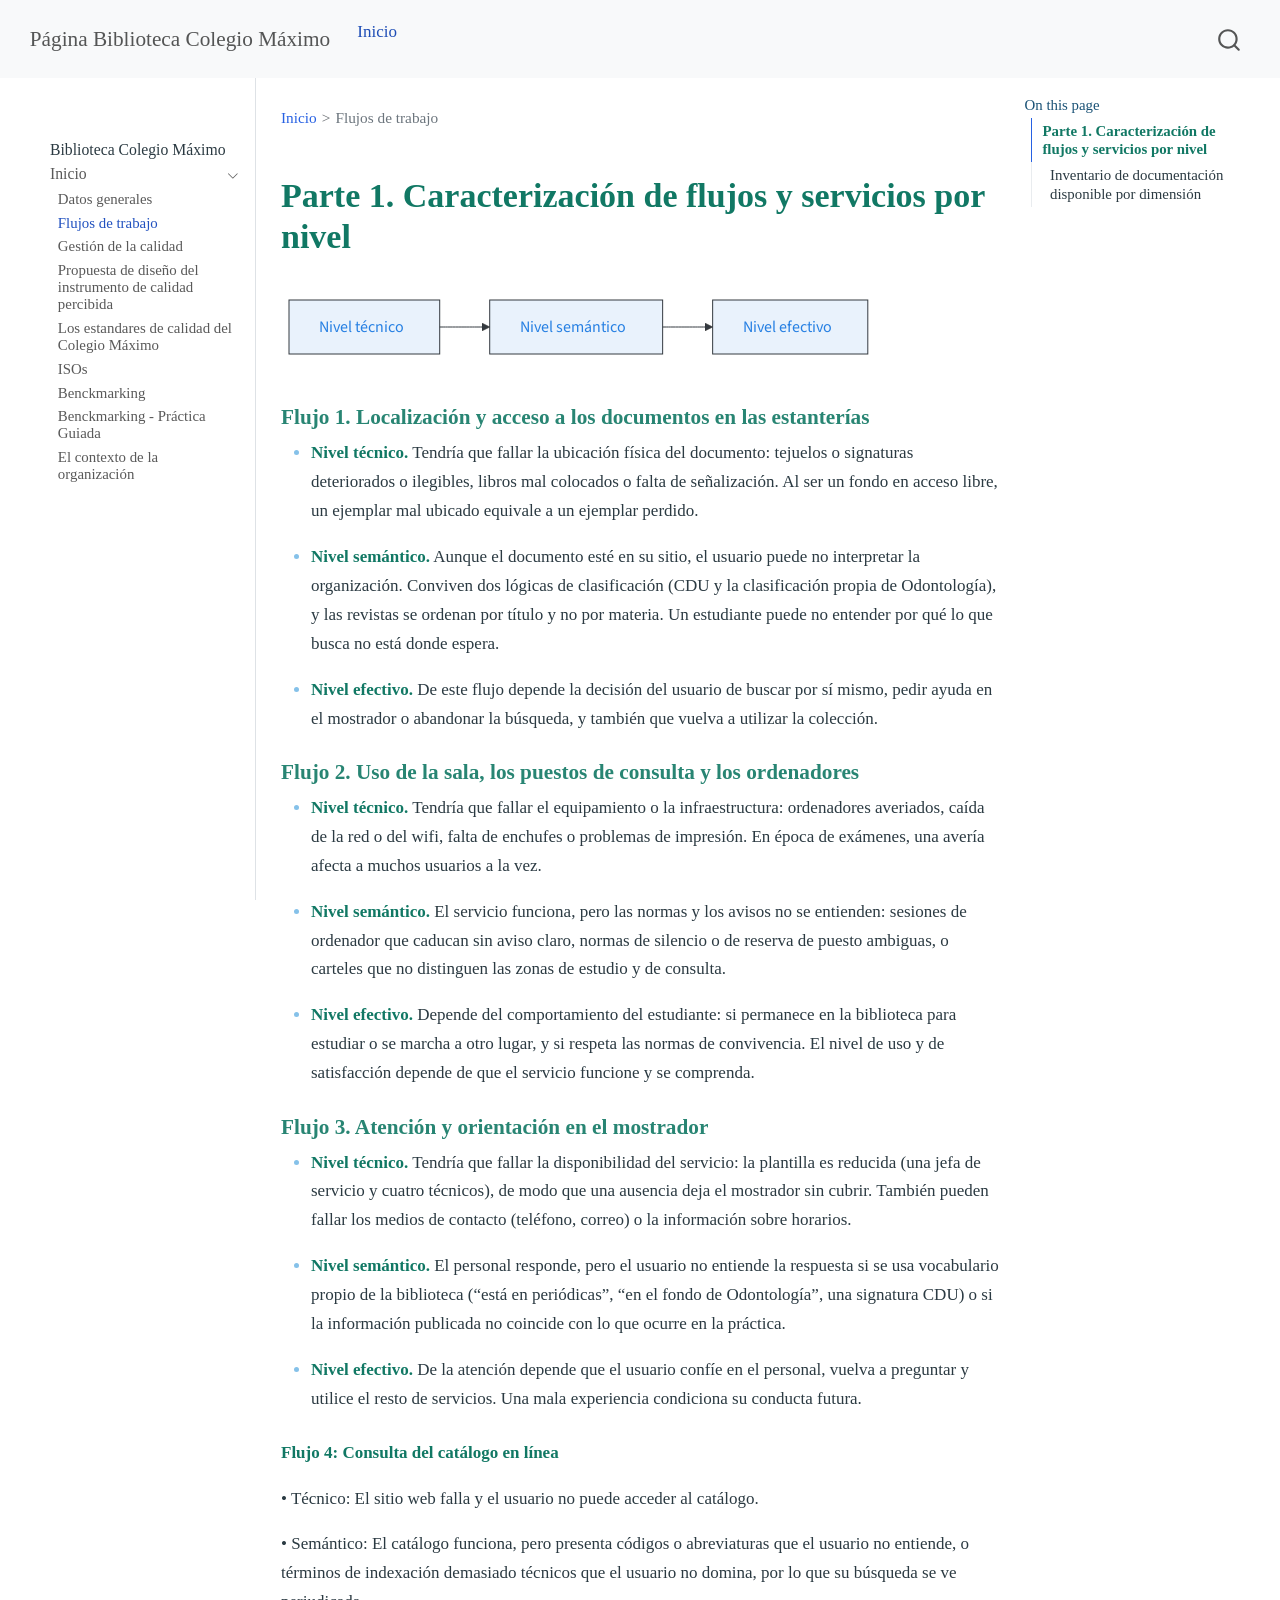
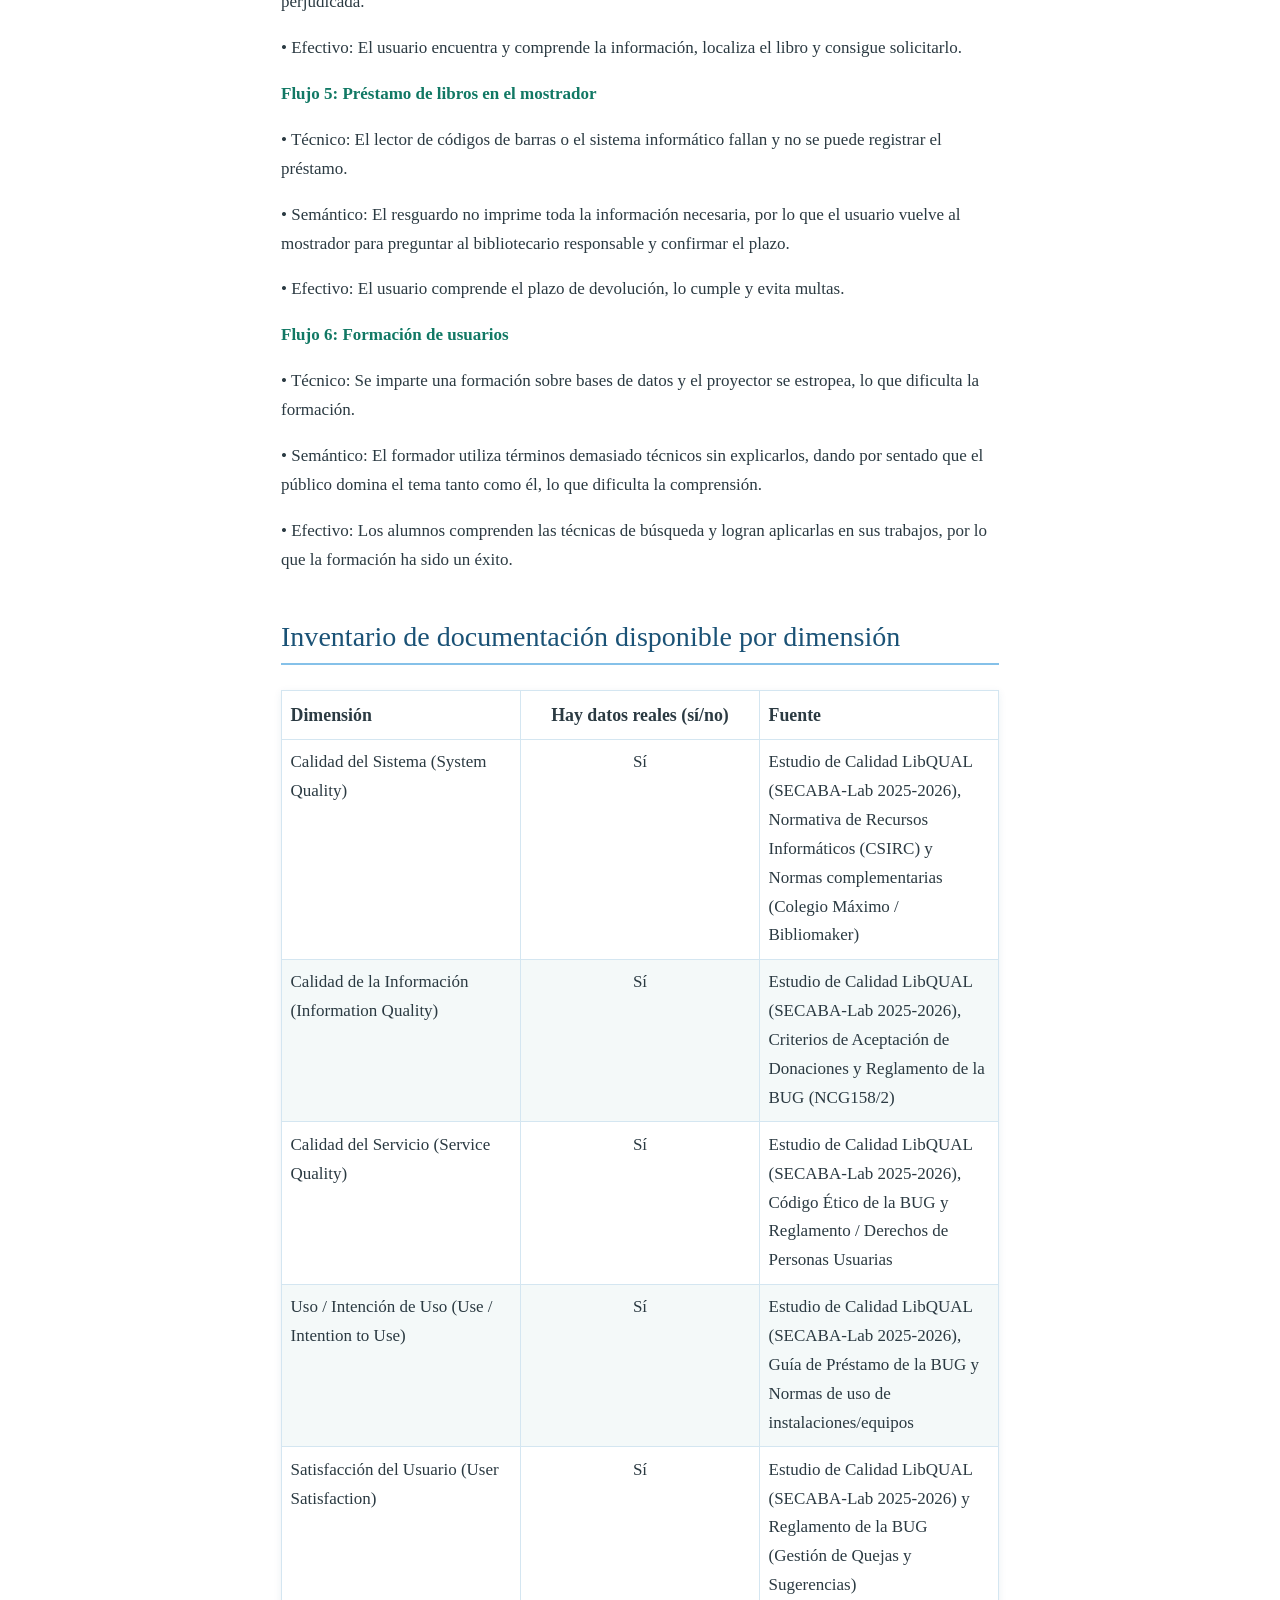
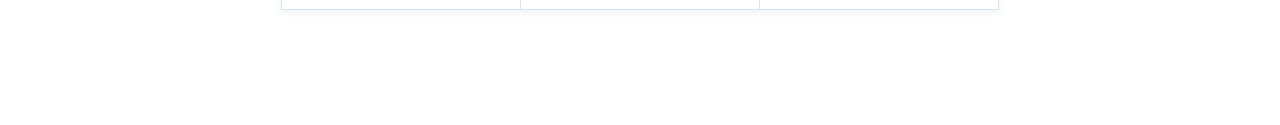
<file: docs/flujosdetrabajo.html>
<!DOCTYPE html>
<html xmlns="http://www.w3.org/1999/xhtml" lang="en" xml:lang="en"><head>

<meta charset="utf-8">
<meta name="generator" content="quarto-1.10.18">

<meta name="viewport" content="width=device-width, initial-scale=1.0, user-scalable=yes">


<title>flujosdetrabajo – Página Biblioteca Colegio Máximo</title>
<style>
/* Default styles provided by pandoc.
** See https://pandoc.org/MANUAL.html#variables-for-html for config info.
*/
span.smallcaps{font-variant: small-caps;}
div.columns{display: flex; gap: 1.5em;}
div.column{flex: auto;}
@media screen {
div.columns{gap: min(4vw, 1.5em);}
div.column{overflow-x: auto;}
}
div.hanging-indent{margin-left: 1.5em; text-indent: -1.5em;}
ul.task-list{list-style: none;}
ul.task-list li input[type="checkbox"] {
  width: 0.8em;
  margin: 0 0.8em 0.2em -1em; /* quarto-specific, see https://github.com/quarto-dev/quarto-cli/issues/4556 */ 
  vertical-align: middle;
}
</style>


<script src="site_libs/quarto-nav/quarto-nav.js"></script>
<script src="site_libs/quarto-nav/headroom.min.js"></script>
<script src="site_libs/clipboard/clipboard.min.js"></script>
<script src="site_libs/quarto-search/autocomplete.umd.js"></script>
<script src="site_libs/quarto-search/fuse.min.js"></script>
<script src="site_libs/quarto-search/quarto-search.js"></script>
<meta name="quarto:offset" content="./">
<script src="site_libs/quarto-html/quarto.js" type="module"></script>
<script src="site_libs/quarto-html/tabsets/tabsets.js" type="module"></script>
<script src="site_libs/quarto-html/popper.min.js"></script>
<script src="site_libs/quarto-html/tippy.umd.min.js"></script>
<script src="site_libs/quarto-html/anchor.min.js"></script>
<link href="site_libs/quarto-html/tippy.css" rel="stylesheet">
<link href="site_libs/quarto-html/quarto-syntax-highlighting-64a204ab8560d761af7679ceaba22944.css" rel="stylesheet" id="quarto-text-highlighting-styles">
<script src="site_libs/bootstrap/bootstrap.min.js"></script>
<link href="site_libs/bootstrap/bootstrap-icons.css" rel="stylesheet">
<link href="site_libs/bootstrap/bootstrap-4e663f3a4ff1a491e18bd6a28adf0390.min.css" rel="stylesheet" append-hash="true" id="quarto-bootstrap" data-mode="light">
<script id="quarto-search-options" type="application/json">{
  "location": "navbar",
  "copy-button": false,
  "collapse-after": 3,
  "panel-placement": "end",
  "type": "overlay",
  "limit": 50,
  "keyboard-shortcut": [
    "f",
    "/",
    "s"
  ],
  "show-item-context": false,
  "language": {
    "search-no-results-text": "No results",
    "search-matching-documents-text": "matching documents",
    "search-copy-link-title": "Copy link to search",
    "search-hide-matches-text": "Hide additional matches",
    "search-more-match-text": "more match in this document",
    "search-more-matches-text": "more matches in this document",
    "search-clear-button-title": "Clear",
    "search-text-placeholder": "",
    "search-detached-cancel-button-title": "Cancel",
    "search-submit-button-title": "Submit",
    "search-label": "Search"
  }
}</script>
<script src="site_libs/quarto-diagram/mermaid.min.js"></script>
<script src="site_libs/quarto-diagram/mermaid-init.js"></script>
<link href="site_libs/quarto-diagram/mermaid.css" rel="stylesheet">


<link rel="stylesheet" href="styles.css">
</head>

<body class="nav-sidebar docked nav-fixed quarto-light">

<div id="quarto-search-results"></div>
  <header id="quarto-header" class="headroom fixed-top">
    <nav class="navbar navbar-expand-lg " data-bs-theme="dark">
      <div class="navbar-container container-fluid">
      <div class="navbar-brand-container mx-auto">
    <a class="navbar-brand" href="./index.html">
    <span class="navbar-title">Página Biblioteca Colegio Máximo</span>
    </a>
  </div>
            <div id="quarto-search" class="" title="Search"></div>
          <button class="navbar-toggler" type="button" data-bs-toggle="collapse" data-bs-target="#navbarCollapse" aria-controls="navbarCollapse" role="menu" aria-expanded="false" aria-label="Toggle navigation" onclick="if (window.quartoToggleHeadroom) { window.quartoToggleHeadroom(); }">
  <span class="navbar-toggler-icon"></span>
</button>
          <div class="collapse navbar-collapse" id="navbarCollapse">
            <ul class="navbar-nav navbar-nav-scroll me-auto">
  <li class="nav-item">
    <a class="nav-link active" href="./index.html" aria-current="page"> 
<span class="menu-text">Inicio</span></a>
  </li>  
</ul>
          </div> <!-- /navcollapse -->
            <div class="quarto-navbar-tools">
</div>
      </div> <!-- /container-fluid -->
    </nav>
  <nav class="quarto-secondary-nav">
    <div class="container-fluid d-flex">
      <button type="button" class="quarto-btn-toggle btn" data-bs-toggle="collapse" role="button" data-bs-target=".quarto-sidebar-collapse-item" aria-controls="quarto-sidebar" aria-expanded="false" aria-label="Toggle sidebar navigation" onclick="if (window.quartoToggleHeadroom) { window.quartoToggleHeadroom(); }">
        <i class="bi bi-layout-text-sidebar-reverse"></i>
      </button>
        <nav class="quarto-page-breadcrumbs" aria-label="breadcrumb"><ol class="breadcrumb"><li class="breadcrumb-item"><a href="./index.html">Inicio</a></li><li class="breadcrumb-item"><a href="./flujosdetrabajo.html">Flujos de trabajo</a></li></ol></nav>
        <a class="flex-grow-1" role="navigation" data-bs-toggle="collapse" data-bs-target=".quarto-sidebar-collapse-item" aria-controls="quarto-sidebar" aria-expanded="false" aria-label="Toggle sidebar navigation" onclick="if (window.quartoToggleHeadroom) { window.quartoToggleHeadroom(); }">      
        </a>
      <button type="button" class="btn quarto-search-button" aria-label="Search" onclick="window.quartoOpenSearch();">
        <i class="bi bi-search"></i>
      </button>
    </div>
  </nav>
</header>
<!-- content -->
<div id="quarto-content" class="quarto-container page-columns page-rows-contents page-layout-article page-navbar">
<!-- sidebar -->
  <nav id="quarto-sidebar" class="sidebar collapse collapse-horizontal quarto-sidebar-collapse-item sidebar-navigation docked overflow-auto">
        <div class="mt-2 flex-shrink-0 align-items-center">
        <div class="sidebar-search">
        <div id="quarto-search" class="" title="Search"></div>
        </div>
        </div>
    <div class="sidebar-menu-container"> 
    <ul class="list-unstyled mt-1">
        <li class="sidebar-item sidebar-item-section">
      <span class="sidebar-item-text sidebar-link text-start">
 <span class="menu-text">Biblioteca Colegio Máximo</span></span>
  </li>
        <li class="sidebar-item sidebar-item-section">
      <div class="sidebar-item-container"> 
            <a href="./index.html" class="sidebar-item-text sidebar-link">
 <span class="menu-text">Inicio</span></a>
          <a class="sidebar-item-toggle text-start" data-bs-toggle="collapse" data-bs-target="#" role="navigation" aria-expanded="true" aria-label="Toggle section">
            <i class="bi bi-chevron-right ms-2"></i>
          </a> 
      </div>
      <ul id="" class="collapse list-unstyled sidebar-section depth1 show">  
          <li class="sidebar-item">
  <div class="sidebar-item-container"> 
  <a href="./t1s1.html" class="sidebar-item-text sidebar-link">
 <span class="menu-text">Datos generales</span></a>
  </div>
</li>
          <li class="sidebar-item">
  <div class="sidebar-item-container"> 
  <a href="./flujosdetrabajo.html" class="sidebar-item-text sidebar-link active">
 <span class="menu-text">Flujos de trabajo</span></a>
  </div>
</li>
          <li class="sidebar-item">
  <div class="sidebar-item-container"> 
  <a href="./gestioncalidad.html" class="sidebar-item-text sidebar-link">
 <span class="menu-text">Gestión de la calidad</span></a>
  </div>
</li>
          <li class="sidebar-item">
  <div class="sidebar-item-container"> 
  <a href="./disenodelisntrumento.html" class="sidebar-item-text sidebar-link">
 <span class="menu-text">Propuesta de diseño del instrumento de calidad percibida</span></a>
  </div>
</li>
          <li class="sidebar-item">
  <div class="sidebar-item-container"> 
  <a href="./estandarescalidad.html" class="sidebar-item-text sidebar-link">
 <span class="menu-text">Los estandares de calidad del Colegio Máximo</span></a>
  </div>
</li>
          <li class="sidebar-item">
  <div class="sidebar-item-container"> 
  <a href="./iso.html" class="sidebar-item-text sidebar-link">
 <span class="menu-text">ISOs</span></a>
  </div>
</li>
          <li class="sidebar-item">
  <div class="sidebar-item-container"> 
  <a href="./benchmarking.html" class="sidebar-item-text sidebar-link">
 <span class="menu-text">Benckmarking</span></a>
  </div>
</li>
          <li class="sidebar-item">
  <div class="sidebar-item-container"> 
  <a href="./benchmarkingpracticaguiada.html" class="sidebar-item-text sidebar-link">
 <span class="menu-text">Benckmarking - Práctica Guiada</span></a>
  </div>
</li>
          <li class="sidebar-item">
  <div class="sidebar-item-container"> 
  <a href="./elcontextodelaorganizacion.html" class="sidebar-item-text sidebar-link">
 <span class="menu-text">El contexto de la organización</span></a>
  </div>
</li>
      </ul>
  </li>
    </ul>
    </div>
</nav>
<div id="quarto-sidebar-glass" class="quarto-sidebar-collapse-item" data-bs-toggle="collapse" data-bs-target=".quarto-sidebar-collapse-item"></div>
<!-- margin-sidebar -->
    <div id="quarto-margin-sidebar" class="sidebar margin-sidebar">
        <nav id="TOC" role="doc-toc" class="toc-active">
    <h2 id="toc-title">On this page</h2>
   
  <ul>
  <li><a href="#parte-1.-caracterización-de-flujos-y-servicios-por-nivel" id="toc-parte-1.-caracterización-de-flujos-y-servicios-por-nivel" class="nav-link active" data-scroll-target="#parte-1.-caracterización-de-flujos-y-servicios-por-nivel"><strong>Parte 1. Caracterización de flujos y servicios por nivel</strong></a>
  <ul class="collapse">
  <li><a href="#inventario-de-documentación-disponible-por-dimensión" id="toc-inventario-de-documentación-disponible-por-dimensión" class="nav-link" data-scroll-target="#inventario-de-documentación-disponible-por-dimensión">Inventario de documentación disponible por dimensión</a></li>
  </ul></li>
  </ul>
</nav>
    </div>
<!-- main -->
<main class="content" id="quarto-document-content"><header id="title-block-header" class="quarto-title-block"><nav class="quarto-page-breadcrumbs quarto-title-breadcrumbs d-none d-lg-block" aria-label="breadcrumb"><ol class="breadcrumb"><li class="breadcrumb-item"><a href="./index.html">Inicio</a></li><li class="breadcrumb-item"><a href="./flujosdetrabajo.html">Flujos de trabajo</a></li></ol></nav></header>




<section id="parte-1.-caracterización-de-flujos-y-servicios-por-nivel" class="level1">
<h1><strong>Parte 1. Caracterización de flujos y servicios por nivel</strong></h1>
<div class="cell" data-layout-align="default">
<div class="cell-output-display">
<div>
<p></p><figure class="figure"><p></p>
<div>
<pre class="mermaid mermaid-js">flowchart LR
  A[Nivel técnico] --&gt; B[Nivel semántico] --&gt; C[Nivel efectivo]
</pre>
</div>
<p></p></figure><p></p>
</div>
</div>
</div>
<section id="flujo-1.-localización-y-acceso-a-los-documentos-en-las-estanterías" class="level4">
<h4 class="anchored" data-anchor-id="flujo-1.-localización-y-acceso-a-los-documentos-en-las-estanterías"><strong>Flujo 1. Localización y acceso a los documentos en las estanterías</strong></h4>
<ul>
<li><p><strong>Nivel técnico.</strong> Tendría que fallar la ubicación física del documento: tejuelos o signaturas deteriorados o ilegibles, libros mal colocados o falta de señalización. Al ser un fondo en acceso libre, un ejemplar mal ubicado equivale a un ejemplar perdido.</p></li>
<li><p><strong>Nivel semántico.</strong> Aunque el documento esté en su sitio, el usuario puede no interpretar la organización. Conviven dos lógicas de clasificación (CDU y la clasificación propia de Odontología), y las revistas se ordenan por título y no por materia. Un estudiante puede no entender por qué lo que busca no está donde espera.</p></li>
<li><p><strong>Nivel efectivo.</strong> De este flujo depende la decisión del usuario de buscar por sí mismo, pedir ayuda en el mostrador o abandonar la búsqueda, y también que vuelva a utilizar la colección.</p></li>
</ul>
</section>
<section id="flujo-2.-uso-de-la-sala-los-puestos-de-consulta-y-los-ordenadores" class="level4">
<h4 class="anchored" data-anchor-id="flujo-2.-uso-de-la-sala-los-puestos-de-consulta-y-los-ordenadores"><strong>Flujo 2. Uso de la sala, los puestos de consulta y los ordenadores</strong></h4>
<ul>
<li><p><strong>Nivel técnico.</strong> Tendría que fallar el equipamiento o la infraestructura: ordenadores averiados, caída de la red o del wifi, falta de enchufes o problemas de impresión. En época de exámenes, una avería afecta a muchos usuarios a la vez.</p></li>
<li><p><strong>Nivel semántico.</strong> El servicio funciona, pero las normas y los avisos no se entienden: sesiones de ordenador que caducan sin aviso claro, normas de silencio o de reserva de puesto ambiguas, o carteles que no distinguen las zonas de estudio y de consulta.</p></li>
<li><p><strong>Nivel efectivo.</strong> Depende del comportamiento del estudiante: si permanece en la biblioteca para estudiar o se marcha a otro lugar, y si respeta las normas de convivencia. El nivel de uso y de satisfacción depende de que el servicio funcione y se comprenda.</p></li>
</ul>
</section>
<section id="flujo-3.-atención-y-orientación-en-el-mostrador" class="level4">
<h4 class="anchored" data-anchor-id="flujo-3.-atención-y-orientación-en-el-mostrador"><strong>Flujo 3. Atención y orientación en el mostrador</strong></h4>
<ul>
<li><p><strong>Nivel técnico.</strong> Tendría que fallar la disponibilidad del servicio: la plantilla es reducida (una jefa de servicio y cuatro técnicos), de modo que una ausencia deja el mostrador sin cubrir. También pueden fallar los medios de contacto (teléfono, correo) o la información sobre horarios.</p></li>
<li><p><strong>Nivel semántico.</strong> El personal responde, pero el usuario no entiende la respuesta si se usa vocabulario propio de la biblioteca (“está en periódicas”, “en el fondo de Odontología”, una signatura CDU) o si la información publicada no coincide con lo que ocurre en la práctica.</p></li>
<li><p><strong>Nivel efectivo.</strong> De la atención depende que el usuario confíe en el personal, vuelva a preguntar y utilice el resto de servicios. Una mala experiencia condiciona su conducta futura.</p></li>
</ul>
<p><strong>Flujo 4: Consulta del catálogo en línea</strong></p>
<p>• Técnico: El sitio web falla y el usuario no puede acceder al catálogo.</p>
<p>• Semántico: El catálogo funciona, pero presenta códigos o abreviaturas que el usuario no entiende, o términos de indexación demasiado técnicos que el usuario no domina, por lo que su búsqueda se ve perjudicada.</p>
<p>• Efectivo: El usuario encuentra y comprende la información, localiza el libro y consigue solicitarlo.</p>
<p><strong>Flujo 5: Préstamo de libros en el mostrador</strong></p>
<p>• Técnico: El lector de códigos de barras o el sistema informático fallan y no se puede registrar el préstamo.</p>
<p>• Semántico: El resguardo no imprime toda la información necesaria, por lo que el usuario vuelve al mostrador para preguntar al bibliotecario responsable y confirmar el plazo.</p>
<p>• Efectivo: El usuario comprende el plazo de devolución, lo cumple y evita multas.</p>
<p><strong>Flujo 6: Formación de usuarios</strong></p>
<p>• Técnico: Se imparte una formación sobre bases de datos y el proyector se estropea, lo que dificulta la formación.</p>
<p>• Semántico: El formador utiliza términos demasiado técnicos sin explicarlos, dando por sentado que el público domina el tema tanto como él, lo que dificulta la comprensión.</p>
<p>• Efectivo: Los alumnos comprenden las técnicas de búsqueda y logran aplicarlas en sus trabajos, por lo que la formación ha sido un éxito.</p>
</section>
<section id="inventario-de-documentación-disponible-por-dimensión" class="level2">
<h2 class="anchored" data-anchor-id="inventario-de-documentación-disponible-por-dimensión">Inventario de documentación disponible por dimensión</h2>
<table class="caption-top table">
<colgroup>
<col style="width: 33%">
<col style="width: 33%">
<col style="width: 33%">
</colgroup>
<thead>
<tr class="header">
<th style="text-align: left;">Dimensión</th>
<th style="text-align: center;">Hay datos reales (sí/no)</th>
<th style="text-align: left;">Fuente</th>
</tr>
</thead>
<tbody>
<tr class="odd">
<td style="text-align: left;">Calidad del Sistema (System Quality)</td>
<td style="text-align: center;">Sí</td>
<td style="text-align: left;">Estudio de Calidad LibQUAL (SECABA-Lab 2025-2026), Normativa de Recursos Informáticos (CSIRC) y Normas complementarias (Colegio Máximo / Bibliomaker)</td>
</tr>
<tr class="even">
<td style="text-align: left;">Calidad de la Información (Information Quality)</td>
<td style="text-align: center;">Sí</td>
<td style="text-align: left;">Estudio de Calidad LibQUAL (SECABA-Lab 2025-2026), Criterios de Aceptación de Donaciones y Reglamento de la BUG (NCG158/2)</td>
</tr>
<tr class="odd">
<td style="text-align: left;">Calidad del Servicio (Service Quality)</td>
<td style="text-align: center;">Sí</td>
<td style="text-align: left;">Estudio de Calidad LibQUAL (SECABA-Lab 2025-2026), Código Ético de la BUG y Reglamento / Derechos de Personas Usuarias</td>
</tr>
<tr class="even">
<td style="text-align: left;">Uso / Intención de Uso (Use / Intention to Use)</td>
<td style="text-align: center;">Sí</td>
<td style="text-align: left;">Estudio de Calidad LibQUAL (SECABA-Lab 2025-2026), Guía de Préstamo de la BUG y Normas de uso de instalaciones/equipos</td>
</tr>
<tr class="odd">
<td style="text-align: left;">Satisfacción del Usuario (User Satisfaction)</td>
<td style="text-align: center;">Sí</td>
<td style="text-align: left;">Estudio de Calidad LibQUAL (SECABA-Lab 2025-2026) y Reglamento de la BUG (Gestión de Quejas y Sugerencias)</td>
</tr>
</tbody>
</table>


</section>
</section>

</main> <!-- /main -->
<script id="quarto-html-after-body" type="application/javascript">
  window.document.addEventListener("DOMContentLoaded", function (event) {
    const icon = "";
    const anchorJS = new window.AnchorJS();
    anchorJS.options = {
      placement: 'right',
      icon: icon
    };
    anchorJS.add('.anchored');
    const isCodeAnnotation = (el) => {
      for (const clz of el.classList) {
        if (clz.startsWith('code-annotation-')) {                     
          return true;
        }
      }
      return false;
    }
    const onCopySuccess = function(e) {
      // button target
      const button = e.trigger;
      // don't keep focus
      button.blur();
      // flash "checked"
      button.classList.add('code-copy-button-checked');
      var currentTitle = button.getAttribute("title");
      button.setAttribute("title", "Copied!");
      let tooltip;
      if (window.bootstrap) {
        button.setAttribute("data-bs-toggle", "tooltip");
        button.setAttribute("data-bs-placement", "left");
        button.setAttribute("data-bs-title", "Copied!");
        tooltip = new bootstrap.Tooltip(button, 
          { trigger: "manual", 
            customClass: "code-copy-button-tooltip",
            offset: [0, -8]});
        tooltip.show();    
      }
      setTimeout(function() {
        if (tooltip) {
          tooltip.hide();
          button.removeAttribute("data-bs-title");
          button.removeAttribute("data-bs-toggle");
          button.removeAttribute("data-bs-placement");
        }
        button.setAttribute("title", currentTitle);
        button.classList.remove('code-copy-button-checked');
      }, 1000);
      // clear code selection
      e.clearSelection();
    }
    const getTextToCopy = function(trigger) {
      const outerScaffold = trigger.parentElement.cloneNode(true);
      const codeEl = outerScaffold.querySelector('code');
      for (const childEl of codeEl.children) {
        if (isCodeAnnotation(childEl)) {
          childEl.remove();
        }
      }
      return codeEl.innerText;
    }
    const clipboard = new window.ClipboardJS('.code-copy-button:not([data-in-quarto-modal])', {
      text: getTextToCopy
    });
    clipboard.on('success', onCopySuccess);
    if (window.document.getElementById('quarto-embedded-source-code-modal')) {
      const clipboardModal = new window.ClipboardJS('.code-copy-button[data-in-quarto-modal]', {
        text: getTextToCopy,
        container: window.document.getElementById('quarto-embedded-source-code-modal')
      });
      clipboardModal.on('success', onCopySuccess);
    }
      var localhostRegex = new RegExp(/^(?:http|https):\/\/localhost\:?[0-9]*\//);
      var mailtoRegex = new RegExp(/^mailto:/);
        var filterRegex = new RegExp('/' + window.location.host + '/');
      var isInternal = (href) => {
          return filterRegex.test(href) || localhostRegex.test(href) || mailtoRegex.test(href);
      }
      // Inspect non-navigation links and adorn them if external
     var links = window.document.querySelectorAll('a[href]:not(.nav-link):not(.navbar-brand):not(.toc-action):not(.sidebar-link):not(.sidebar-item-toggle):not(.pagination-link):not(.no-external):not([aria-hidden]):not(.dropdown-item):not(.quarto-navigation-tool):not(.about-link)');
      for (var i=0; i<links.length; i++) {
        const link = links[i];
        if (!isInternal(link.href)) {
          // undo the damage that might have been done by quarto-nav.js in the case of
          // links that we want to consider external
          if (link.dataset.originalHref !== undefined) {
            link.href = link.dataset.originalHref;
          }
        }
      }
    function tippyHover(el, contentFn, onTriggerFn, onUntriggerFn) {
      const config = {
        allowHTML: true,
        maxWidth: 500,
        delay: 100,
        arrow: false,
        appendTo: function(el) {
            return el.parentElement;
        },
        interactive: true,
        interactiveBorder: 10,
        theme: 'quarto',
        placement: 'bottom-start',
      };
      if (contentFn) {
        config.content = contentFn;
      }
      if (onTriggerFn) {
        config.onTrigger = onTriggerFn;
      }
      if (onUntriggerFn) {
        config.onUntrigger = onUntriggerFn;
      }
      window.tippy(el, config); 
    }
    const noterefs = window.document.querySelectorAll('a[role="doc-noteref"]');
    for (var i=0; i<noterefs.length; i++) {
      const ref = noterefs[i];
      tippyHover(ref, function() {
        // use id or data attribute instead here
        let href = ref.getAttribute('data-footnote-href') || ref.getAttribute('href');
        try { href = new URL(href).hash; } catch {}
        const id = href.replace(/^#\/?/, "");
        const note = window.document.getElementById(id);
        if (note) {
          return note.innerHTML;
        } else {
          return "";
        }
      });
    }
    const xrefs = window.document.querySelectorAll('a.quarto-xref');
    const processXRef = (id, note) => {
      // Strip column container classes
      const stripColumnClz = (el) => {
        el.classList.remove("page-full", "page-columns");
        if (el.children) {
          for (const child of el.children) {
            stripColumnClz(child);
          }
        }
      }
      stripColumnClz(note)
      if (id === null || id.startsWith('sec-')) {
        // Special case sections, only their first couple elements
        const container = document.createElement("div");
        if (note.children && note.children.length > 2) {
          container.appendChild(note.children[0].cloneNode(true));
          for (let i = 1; i < note.children.length; i++) {
            const child = note.children[i];
            if (child.tagName === "P" && child.innerText === "") {
              continue;
            } else {
              container.appendChild(child.cloneNode(true));
              break;
            }
          }
          if (window.Quarto?.typesetMath) {
            window.Quarto.typesetMath(container);
          }
          return container.innerHTML
        } else {
          if (window.Quarto?.typesetMath) {
            window.Quarto.typesetMath(note);
          }
          return note.innerHTML;
        }
      } else {
        // Remove any anchor links if they are present
        const anchorLink = note.querySelector('a.anchorjs-link');
        if (anchorLink) {
          anchorLink.remove();
        }
        if (window.Quarto?.typesetMath) {
          window.Quarto.typesetMath(note);
        }
        if (note.classList.contains("callout")) {
          return note.outerHTML;
        } else {
          return note.innerHTML;
        }
      }
    }
    for (var i=0; i<xrefs.length; i++) {
      const xref = xrefs[i];
      tippyHover(xref, undefined, function(instance) {
        instance.disable();
        let url = xref.getAttribute('href');
        let hash = undefined; 
        if (url.startsWith('#')) {
          hash = url;
        } else {
          try { hash = new URL(url).hash; } catch {}
        }
        if (hash) {
          const id = hash.replace(/^#\/?/, "");
          const note = window.document.getElementById(id);
          if (note !== null) {
            try {
              const html = processXRef(id, note.cloneNode(true));
              instance.setContent(html);
            } finally {
              instance.enable();
              instance.show();
            }
          } else {
            // See if we can fetch this
            fetch(url.split('#')[0])
            .then(res => res.text())
            .then(html => {
              const parser = new DOMParser();
              const htmlDoc = parser.parseFromString(html, "text/html");
              const note = htmlDoc.getElementById(id);
              if (note !== null) {
                const html = processXRef(id, note);
                instance.setContent(html);
              } 
            }).finally(() => {
              instance.enable();
              instance.show();
            });
          }
        } else {
          // See if we can fetch a full url (with no hash to target)
          // This is a special case and we should probably do some content thinning / targeting
          fetch(url)
          .then(res => res.text())
          .then(html => {
            const parser = new DOMParser();
            const htmlDoc = parser.parseFromString(html, "text/html");
            const note = htmlDoc.querySelector('main.content');
            if (note !== null) {
              // This should only happen for chapter cross references
              // (since there is no id in the URL)
              // remove the first header
              if (note.children.length > 0 && note.children[0].tagName === "HEADER") {
                note.children[0].remove();
              }
              const html = processXRef(null, note);
              instance.setContent(html);
            } 
          }).finally(() => {
            instance.enable();
            instance.show();
          });
        }
      }, function(instance) {
      });
    }
        let selectedAnnoteEl;
        const selectorForAnnotation = ( cell, annotation) => {
          let cellAttr = 'data-code-cell="' + cell + '"';
          let lineAttr = 'data-code-annotation="' +  annotation + '"';
          const selector = 'span[' + cellAttr + '][' + lineAttr + ']';
          return selector;
        }
        const selectCodeLines = (annoteEl) => {
          const doc = window.document;
          const targetCell = annoteEl.getAttribute("data-target-cell");
          const targetAnnotation = annoteEl.getAttribute("data-target-annotation");
          const annoteSpan = window.document.querySelector(selectorForAnnotation(targetCell, targetAnnotation));
          const lines = annoteSpan.getAttribute("data-code-lines").split(",");
          const lineIds = lines.map((line) => {
            return targetCell + "-" + line;
          })
          let top = null;
          let height = null;
          let parent = null;
          if (lineIds.length > 0) {
              //compute the position of the single el (top and bottom and make a div)
              const el = window.document.getElementById(lineIds[0]);
              top = el.offsetTop;
              height = el.offsetHeight;
              parent = el.parentElement.parentElement;
            if (lineIds.length > 1) {
              const lastEl = window.document.getElementById(lineIds[lineIds.length - 1]);
              const bottom = lastEl.offsetTop + lastEl.offsetHeight;
              height = bottom - top;
            }
            if (top !== null && height !== null && parent !== null) {
              // cook up a div (if necessary) and position it 
              let div = window.document.getElementById("code-annotation-line-highlight");
              if (div === null) {
                div = window.document.createElement("div");
                div.setAttribute("id", "code-annotation-line-highlight");
                div.style.position = 'absolute';
                parent.appendChild(div);
              }
              div.style.top = top - 2 + "px";
              div.style.height = height + 4 + "px";
              div.style.left = 0;
              let gutterDiv = window.document.getElementById("code-annotation-line-highlight-gutter");
              if (gutterDiv === null) {
                gutterDiv = window.document.createElement("div");
                gutterDiv.setAttribute("id", "code-annotation-line-highlight-gutter");
                gutterDiv.style.position = 'absolute';
                const codeCell = window.document.getElementById(targetCell);
                const gutter = codeCell.querySelector('.code-annotation-gutter');
                gutter.appendChild(gutterDiv);
              }
              gutterDiv.style.top = top - 2 + "px";
              gutterDiv.style.height = height + 4 + "px";
            }
            selectedAnnoteEl = annoteEl;
          }
        };
        const unselectCodeLines = () => {
          const elementsIds = ["code-annotation-line-highlight", "code-annotation-line-highlight-gutter"];
          elementsIds.forEach((elId) => {
            const div = window.document.getElementById(elId);
            if (div) {
              div.remove();
            }
          });
          selectedAnnoteEl = undefined;
        };
          // Handle positioning of the toggle
      window.addEventListener(
        "resize",
        throttle(() => {
          elRect = undefined;
          if (selectedAnnoteEl) {
            selectCodeLines(selectedAnnoteEl);
          }
        }, 10)
      );
      function throttle(fn, ms) {
      let throttle = false;
      let timer;
        return (...args) => {
          if(!throttle) { // first call gets through
              fn.apply(this, args);
              throttle = true;
          } else { // all the others get throttled
              if(timer) clearTimeout(timer); // cancel #2
              timer = setTimeout(() => {
                fn.apply(this, args);
                timer = throttle = false;
              }, ms);
          }
        };
      }
        // Attach click handler to the DT
        const annoteDls = window.document.querySelectorAll('dt[data-target-cell]');
        for (const annoteDlNode of annoteDls) {
          annoteDlNode.addEventListener('click', (event) => {
            const clickedEl = event.target;
            if (clickedEl !== selectedAnnoteEl) {
              unselectCodeLines();
              const activeEl = window.document.querySelector('dt[data-target-cell].code-annotation-active');
              if (activeEl) {
                activeEl.classList.remove('code-annotation-active');
              }
              selectCodeLines(clickedEl);
              clickedEl.classList.add('code-annotation-active');
            } else {
              // Unselect the line
              unselectCodeLines();
              clickedEl.classList.remove('code-annotation-active');
            }
          });
        }
    const findCites = (el) => {
      const parentEl = el.parentElement;
      if (parentEl) {
        const cites = parentEl.dataset.cites;
        if (cites) {
          return {
            el,
            cites: cites.split(' ')
          };
        } else {
          return findCites(el.parentElement)
        }
      } else {
        return undefined;
      }
    };
    var bibliorefs = window.document.querySelectorAll('a[role="doc-biblioref"]');
    for (var i=0; i<bibliorefs.length; i++) {
      const ref = bibliorefs[i];
      const citeInfo = findCites(ref);
      if (citeInfo) {
        tippyHover(citeInfo.el, function() {
          var popup = window.document.createElement('div');
          citeInfo.cites.forEach(function(cite) {
            var citeDiv = window.document.createElement('div');
            citeDiv.classList.add('hanging-indent');
            citeDiv.classList.add('csl-entry');
            var biblioDiv = window.document.getElementById('ref-' + cite);
            if (biblioDiv) {
              citeDiv.innerHTML = biblioDiv.innerHTML;
            }
            popup.appendChild(citeDiv);
          });
          return popup.innerHTML;
        });
      }
    }
  });
  </script>
</div> <!-- /content -->




</body></html>
</file>
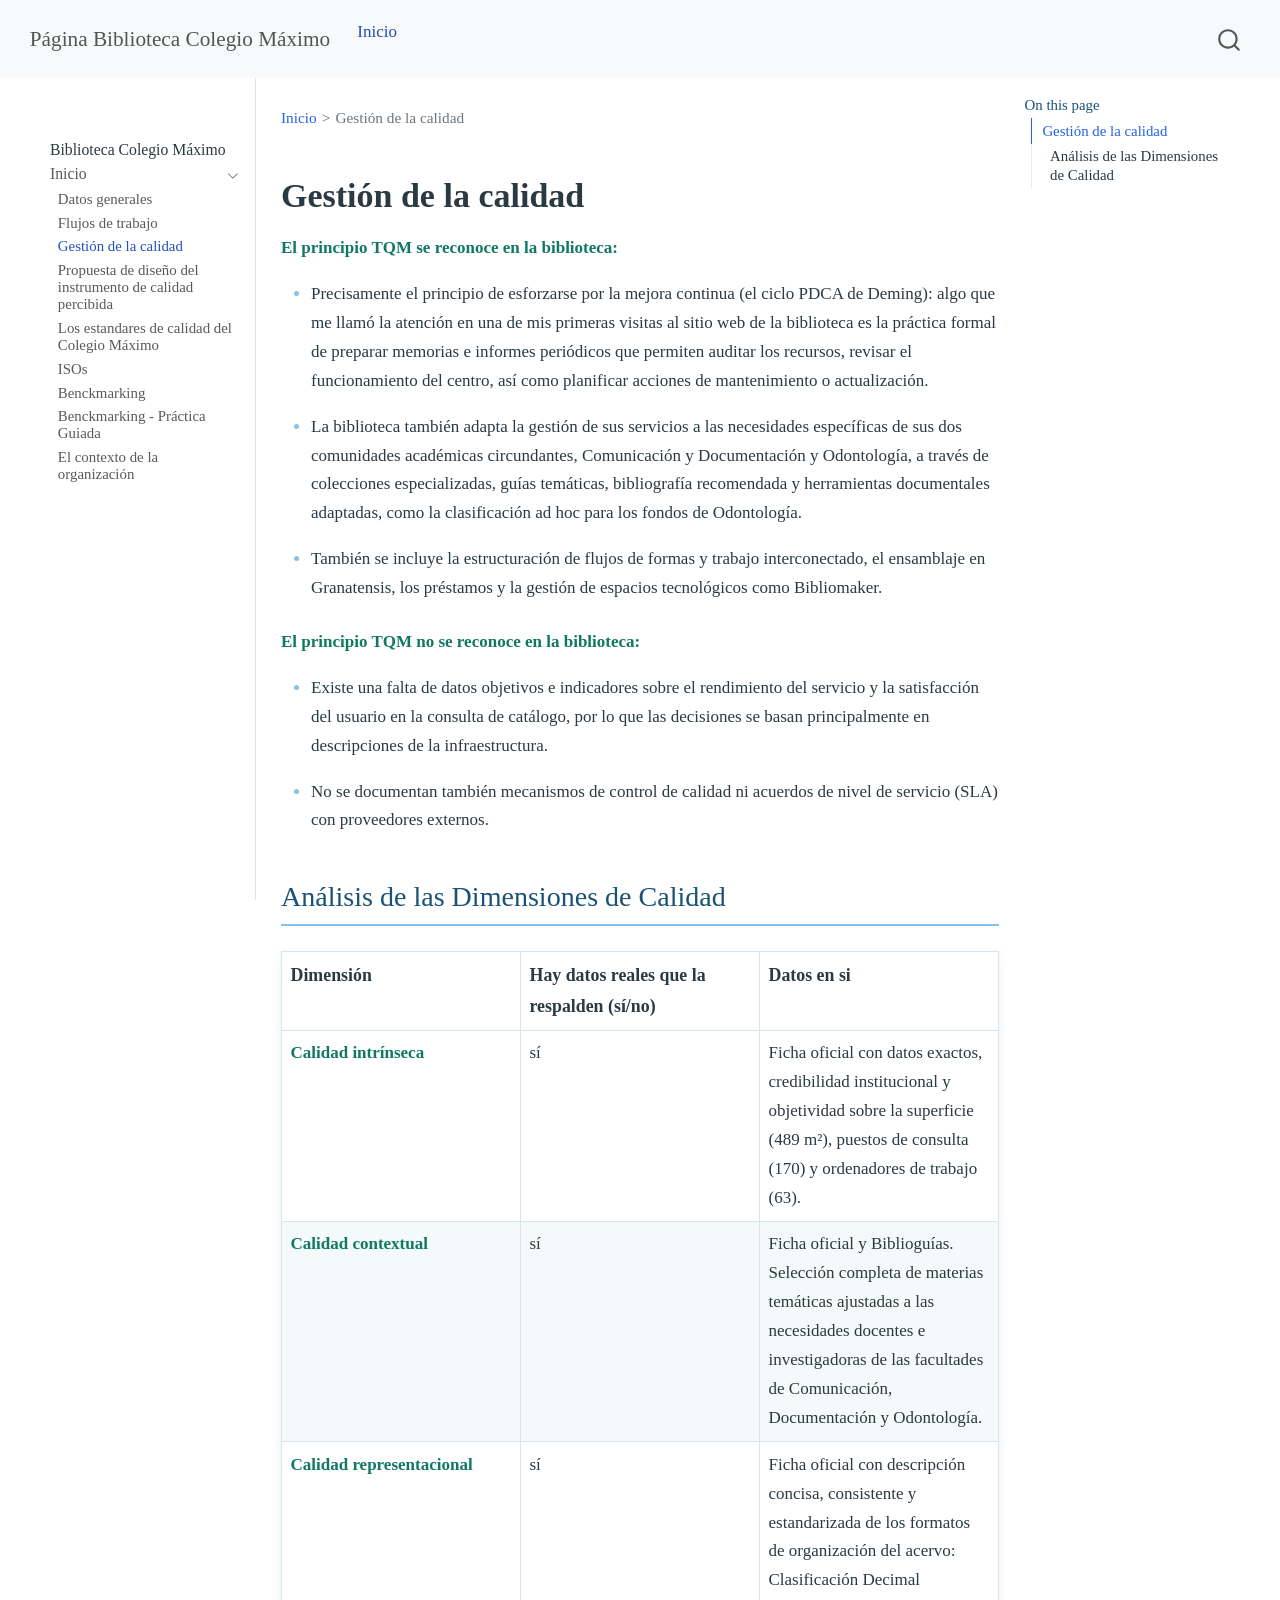
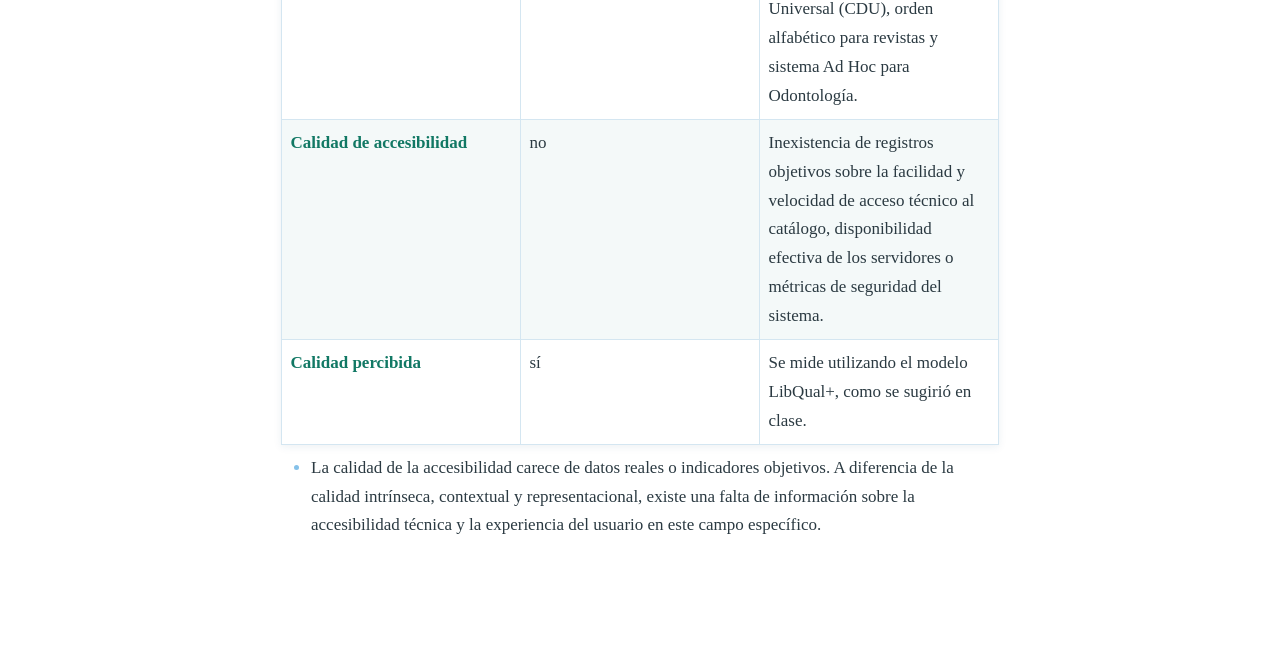
<file: docs/gestioncalidad.html>
<!DOCTYPE html>
<html xmlns="http://www.w3.org/1999/xhtml" lang="en" xml:lang="en"><head>

<meta charset="utf-8">
<meta name="generator" content="quarto-1.10.18">

<meta name="viewport" content="width=device-width, initial-scale=1.0, user-scalable=yes">


<title>gestioncalidad – Página Biblioteca Colegio Máximo</title>
<style>
/* Default styles provided by pandoc.
** See https://pandoc.org/MANUAL.html#variables-for-html for config info.
*/
span.smallcaps{font-variant: small-caps;}
div.columns{display: flex; gap: 1.5em;}
div.column{flex: auto;}
@media screen {
div.columns{gap: min(4vw, 1.5em);}
div.column{overflow-x: auto;}
}
div.hanging-indent{margin-left: 1.5em; text-indent: -1.5em;}
ul.task-list{list-style: none;}
ul.task-list li input[type="checkbox"] {
  width: 0.8em;
  margin: 0 0.8em 0.2em -1em; /* quarto-specific, see https://github.com/quarto-dev/quarto-cli/issues/4556 */ 
  vertical-align: middle;
}
</style>


<script src="site_libs/quarto-nav/quarto-nav.js"></script>
<script src="site_libs/quarto-nav/headroom.min.js"></script>
<script src="site_libs/clipboard/clipboard.min.js"></script>
<script src="site_libs/quarto-search/autocomplete.umd.js"></script>
<script src="site_libs/quarto-search/fuse.min.js"></script>
<script src="site_libs/quarto-search/quarto-search.js"></script>
<meta name="quarto:offset" content="./">
<script src="site_libs/quarto-html/quarto.js" type="module"></script>
<script src="site_libs/quarto-html/tabsets/tabsets.js" type="module"></script>
<script src="site_libs/quarto-html/popper.min.js"></script>
<script src="site_libs/quarto-html/tippy.umd.min.js"></script>
<script src="site_libs/quarto-html/anchor.min.js"></script>
<link href="site_libs/quarto-html/tippy.css" rel="stylesheet">
<link href="site_libs/quarto-html/quarto-syntax-highlighting-64a204ab8560d761af7679ceaba22944.css" rel="stylesheet" id="quarto-text-highlighting-styles">
<script src="site_libs/bootstrap/bootstrap.min.js"></script>
<link href="site_libs/bootstrap/bootstrap-icons.css" rel="stylesheet">
<link href="site_libs/bootstrap/bootstrap-4e663f3a4ff1a491e18bd6a28adf0390.min.css" rel="stylesheet" append-hash="true" id="quarto-bootstrap" data-mode="light">
<script id="quarto-search-options" type="application/json">{
  "location": "navbar",
  "copy-button": false,
  "collapse-after": 3,
  "panel-placement": "end",
  "type": "overlay",
  "limit": 50,
  "keyboard-shortcut": [
    "f",
    "/",
    "s"
  ],
  "show-item-context": false,
  "language": {
    "search-no-results-text": "No results",
    "search-matching-documents-text": "matching documents",
    "search-copy-link-title": "Copy link to search",
    "search-hide-matches-text": "Hide additional matches",
    "search-more-match-text": "more match in this document",
    "search-more-matches-text": "more matches in this document",
    "search-clear-button-title": "Clear",
    "search-text-placeholder": "",
    "search-detached-cancel-button-title": "Cancel",
    "search-submit-button-title": "Submit",
    "search-label": "Search"
  }
}</script>


<link rel="stylesheet" href="styles.css">
</head>

<body class="nav-sidebar docked nav-fixed quarto-light">

<div id="quarto-search-results"></div>
  <header id="quarto-header" class="headroom fixed-top">
    <nav class="navbar navbar-expand-lg " data-bs-theme="dark">
      <div class="navbar-container container-fluid">
      <div class="navbar-brand-container mx-auto">
    <a class="navbar-brand" href="./index.html">
    <span class="navbar-title">Página Biblioteca Colegio Máximo</span>
    </a>
  </div>
            <div id="quarto-search" class="" title="Search"></div>
          <button class="navbar-toggler" type="button" data-bs-toggle="collapse" data-bs-target="#navbarCollapse" aria-controls="navbarCollapse" role="menu" aria-expanded="false" aria-label="Toggle navigation" onclick="if (window.quartoToggleHeadroom) { window.quartoToggleHeadroom(); }">
  <span class="navbar-toggler-icon"></span>
</button>
          <div class="collapse navbar-collapse" id="navbarCollapse">
            <ul class="navbar-nav navbar-nav-scroll me-auto">
  <li class="nav-item">
    <a class="nav-link active" href="./index.html" aria-current="page"> 
<span class="menu-text">Inicio</span></a>
  </li>  
</ul>
          </div> <!-- /navcollapse -->
            <div class="quarto-navbar-tools">
</div>
      </div> <!-- /container-fluid -->
    </nav>
  <nav class="quarto-secondary-nav">
    <div class="container-fluid d-flex">
      <button type="button" class="quarto-btn-toggle btn" data-bs-toggle="collapse" role="button" data-bs-target=".quarto-sidebar-collapse-item" aria-controls="quarto-sidebar" aria-expanded="false" aria-label="Toggle sidebar navigation" onclick="if (window.quartoToggleHeadroom) { window.quartoToggleHeadroom(); }">
        <i class="bi bi-layout-text-sidebar-reverse"></i>
      </button>
        <nav class="quarto-page-breadcrumbs" aria-label="breadcrumb"><ol class="breadcrumb"><li class="breadcrumb-item"><a href="./index.html">Inicio</a></li><li class="breadcrumb-item"><a href="./gestioncalidad.html">Gestión de la calidad</a></li></ol></nav>
        <a class="flex-grow-1" role="navigation" data-bs-toggle="collapse" data-bs-target=".quarto-sidebar-collapse-item" aria-controls="quarto-sidebar" aria-expanded="false" aria-label="Toggle sidebar navigation" onclick="if (window.quartoToggleHeadroom) { window.quartoToggleHeadroom(); }">      
        </a>
      <button type="button" class="btn quarto-search-button" aria-label="Search" onclick="window.quartoOpenSearch();">
        <i class="bi bi-search"></i>
      </button>
    </div>
  </nav>
</header>
<!-- content -->
<div id="quarto-content" class="quarto-container page-columns page-rows-contents page-layout-article page-navbar">
<!-- sidebar -->
  <nav id="quarto-sidebar" class="sidebar collapse collapse-horizontal quarto-sidebar-collapse-item sidebar-navigation docked overflow-auto">
        <div class="mt-2 flex-shrink-0 align-items-center">
        <div class="sidebar-search">
        <div id="quarto-search" class="" title="Search"></div>
        </div>
        </div>
    <div class="sidebar-menu-container"> 
    <ul class="list-unstyled mt-1">
        <li class="sidebar-item sidebar-item-section">
      <span class="sidebar-item-text sidebar-link text-start">
 <span class="menu-text">Biblioteca Colegio Máximo</span></span>
  </li>
        <li class="sidebar-item sidebar-item-section">
      <div class="sidebar-item-container"> 
            <a href="./index.html" class="sidebar-item-text sidebar-link">
 <span class="menu-text">Inicio</span></a>
          <a class="sidebar-item-toggle text-start" data-bs-toggle="collapse" data-bs-target="#" role="navigation" aria-expanded="true" aria-label="Toggle section">
            <i class="bi bi-chevron-right ms-2"></i>
          </a> 
      </div>
      <ul id="" class="collapse list-unstyled sidebar-section depth1 show">  
          <li class="sidebar-item">
  <div class="sidebar-item-container"> 
  <a href="./t1s1.html" class="sidebar-item-text sidebar-link">
 <span class="menu-text">Datos generales</span></a>
  </div>
</li>
          <li class="sidebar-item">
  <div class="sidebar-item-container"> 
  <a href="./flujosdetrabajo.html" class="sidebar-item-text sidebar-link">
 <span class="menu-text">Flujos de trabajo</span></a>
  </div>
</li>
          <li class="sidebar-item">
  <div class="sidebar-item-container"> 
  <a href="./gestioncalidad.html" class="sidebar-item-text sidebar-link active">
 <span class="menu-text">Gestión de la calidad</span></a>
  </div>
</li>
          <li class="sidebar-item">
  <div class="sidebar-item-container"> 
  <a href="./disenodelisntrumento.html" class="sidebar-item-text sidebar-link">
 <span class="menu-text">Propuesta de diseño del instrumento de calidad percibida</span></a>
  </div>
</li>
          <li class="sidebar-item">
  <div class="sidebar-item-container"> 
  <a href="./estandarescalidad.html" class="sidebar-item-text sidebar-link">
 <span class="menu-text">Los estandares de calidad del Colegio Máximo</span></a>
  </div>
</li>
          <li class="sidebar-item">
  <div class="sidebar-item-container"> 
  <a href="./iso.html" class="sidebar-item-text sidebar-link">
 <span class="menu-text">ISOs</span></a>
  </div>
</li>
          <li class="sidebar-item">
  <div class="sidebar-item-container"> 
  <a href="./benchmarking.html" class="sidebar-item-text sidebar-link">
 <span class="menu-text">Benckmarking</span></a>
  </div>
</li>
          <li class="sidebar-item">
  <div class="sidebar-item-container"> 
  <a href="./benchmarkingpracticaguiada.html" class="sidebar-item-text sidebar-link">
 <span class="menu-text">Benckmarking - Práctica Guiada</span></a>
  </div>
</li>
          <li class="sidebar-item">
  <div class="sidebar-item-container"> 
  <a href="./elcontextodelaorganizacion.html" class="sidebar-item-text sidebar-link">
 <span class="menu-text">El contexto de la organización</span></a>
  </div>
</li>
      </ul>
  </li>
    </ul>
    </div>
</nav>
<div id="quarto-sidebar-glass" class="quarto-sidebar-collapse-item" data-bs-toggle="collapse" data-bs-target=".quarto-sidebar-collapse-item"></div>
<!-- margin-sidebar -->
    <div id="quarto-margin-sidebar" class="sidebar margin-sidebar">
        <nav id="TOC" role="doc-toc" class="toc-active">
    <h2 id="toc-title">On this page</h2>
   
  <ul>
  <li><a href="#gestión-de-la-calidad" id="toc-gestión-de-la-calidad" class="nav-link active" data-scroll-target="#gestión-de-la-calidad">Gestión de la calidad</a>
  <ul class="collapse">
  <li><a href="#análisis-de-las-dimensiones-de-calidad" id="toc-análisis-de-las-dimensiones-de-calidad" class="nav-link" data-scroll-target="#análisis-de-las-dimensiones-de-calidad">Análisis de las Dimensiones de Calidad</a></li>
  </ul></li>
  </ul>
</nav>
    </div>
<!-- main -->
<main class="content" id="quarto-document-content"><header id="title-block-header" class="quarto-title-block"><nav class="quarto-page-breadcrumbs quarto-title-breadcrumbs d-none d-lg-block" aria-label="breadcrumb"><ol class="breadcrumb"><li class="breadcrumb-item"><a href="./index.html">Inicio</a></li><li class="breadcrumb-item"><a href="./gestioncalidad.html">Gestión de la calidad</a></li></ol></nav></header>




<section id="gestión-de-la-calidad" class="level1">
<h1>Gestión de la calidad</h1>
<p><strong>El principio TQM se reconoce en la biblioteca:</strong></p>
<ul>
<li><p>Precisamente el principio de esforzarse por la mejora continua (el ciclo PDCA de Deming): algo que me llamó la atención en una de mis primeras visitas al sitio web de la biblioteca es la práctica formal de preparar memorias e informes periódicos que permiten auditar los recursos, revisar el funcionamiento del centro, así como planificar acciones de mantenimiento o actualización.</p></li>
<li><p>La biblioteca también adapta la gestión de sus servicios a las necesidades específicas de sus dos comunidades académicas circundantes, Comunicación y Documentación y Odontología, a través de colecciones especializadas, guías temáticas, bibliografía recomendada y herramientas documentales adaptadas, como la clasificación ad hoc para los fondos de Odontología.</p></li>
<li><p>También se incluye la estructuración de flujos de formas y trabajo interconectado, el ensamblaje en Granatensis, los préstamos y la gestión de espacios tecnológicos como Bibliomaker.</p></li>
</ul>
<p><strong>El principio TQM no se reconoce en la biblioteca:</strong></p>
<ul>
<li><p>Existe una falta de datos objetivos e indicadores sobre el rendimiento del servicio y la satisfacción del usuario en la consulta de catálogo, por lo que las decisiones se basan principalmente en descripciones de la infraestructura.</p></li>
<li><p>No se documentan también mecanismos de control de calidad ni acuerdos de nivel de servicio (SLA) con proveedores externos.</p></li>
</ul>
<section id="análisis-de-las-dimensiones-de-calidad" class="level2">
<h2 class="anchored" data-anchor-id="análisis-de-las-dimensiones-de-calidad">Análisis de las Dimensiones de Calidad</h2>
<table class="caption-top table">
<colgroup>
<col style="width: 33%">
<col style="width: 33%">
<col style="width: 33%">
</colgroup>
<thead>
<tr class="header">
<th>Dimensión</th>
<th>Hay datos reales que la respalden (sí/no)</th>
<th>Datos en si</th>
</tr>
</thead>
<tbody>
<tr class="odd">
<td><strong>Calidad intrínseca</strong></td>
<td>sí</td>
<td>Ficha oficial con datos exactos, credibilidad institucional y objetividad sobre la superficie (489 m²), puestos de consulta (170) y ordenadores de trabajo (63).</td>
</tr>
<tr class="even">
<td><strong>Calidad contextual</strong></td>
<td>sí</td>
<td>Ficha oficial y Biblioguías. Selección completa de materias temáticas ajustadas a las necesidades docentes e investigadoras de las facultades de Comunicación, Documentación y Odontología.</td>
</tr>
<tr class="odd">
<td><strong>Calidad representacional</strong></td>
<td>sí</td>
<td>Ficha oficial con descripción concisa, consistente y estandarizada de los formatos de organización del acervo: Clasificación Decimal Universal (CDU), orden alfabético para revistas y sistema Ad Hoc para Odontología.</td>
</tr>
<tr class="even">
<td><strong>Calidad de accesibilidad</strong></td>
<td>no</td>
<td>Inexistencia de registros objetivos sobre la facilidad y velocidad de acceso técnico al catálogo, disponibilidad efectiva de los servidores o métricas de seguridad del sistema.</td>
</tr>
<tr class="odd">
<td><strong>Calidad percibida</strong></td>
<td>sí</td>
<td>Se mide utilizando el modelo LibQual+, como se sugirió en clase.</td>
</tr>
</tbody>
</table>
<ul>
<li>La calidad de la accesibilidad carece de datos reales o indicadores objetivos. A diferencia de la calidad intrínseca, contextual y representacional, existe una falta de información sobre la accesibilidad técnica y la experiencia del usuario en este campo específico.</li>
</ul>


</section>
</section>

</main> <!-- /main -->
<script id="quarto-html-after-body" type="application/javascript">
  window.document.addEventListener("DOMContentLoaded", function (event) {
    const icon = "";
    const anchorJS = new window.AnchorJS();
    anchorJS.options = {
      placement: 'right',
      icon: icon
    };
    anchorJS.add('.anchored');
    const isCodeAnnotation = (el) => {
      for (const clz of el.classList) {
        if (clz.startsWith('code-annotation-')) {                     
          return true;
        }
      }
      return false;
    }
    const onCopySuccess = function(e) {
      // button target
      const button = e.trigger;
      // don't keep focus
      button.blur();
      // flash "checked"
      button.classList.add('code-copy-button-checked');
      var currentTitle = button.getAttribute("title");
      button.setAttribute("title", "Copied!");
      let tooltip;
      if (window.bootstrap) {
        button.setAttribute("data-bs-toggle", "tooltip");
        button.setAttribute("data-bs-placement", "left");
        button.setAttribute("data-bs-title", "Copied!");
        tooltip = new bootstrap.Tooltip(button, 
          { trigger: "manual", 
            customClass: "code-copy-button-tooltip",
            offset: [0, -8]});
        tooltip.show();    
      }
      setTimeout(function() {
        if (tooltip) {
          tooltip.hide();
          button.removeAttribute("data-bs-title");
          button.removeAttribute("data-bs-toggle");
          button.removeAttribute("data-bs-placement");
        }
        button.setAttribute("title", currentTitle);
        button.classList.remove('code-copy-button-checked');
      }, 1000);
      // clear code selection
      e.clearSelection();
    }
    const getTextToCopy = function(trigger) {
      const outerScaffold = trigger.parentElement.cloneNode(true);
      const codeEl = outerScaffold.querySelector('code');
      for (const childEl of codeEl.children) {
        if (isCodeAnnotation(childEl)) {
          childEl.remove();
        }
      }
      return codeEl.innerText;
    }
    const clipboard = new window.ClipboardJS('.code-copy-button:not([data-in-quarto-modal])', {
      text: getTextToCopy
    });
    clipboard.on('success', onCopySuccess);
    if (window.document.getElementById('quarto-embedded-source-code-modal')) {
      const clipboardModal = new window.ClipboardJS('.code-copy-button[data-in-quarto-modal]', {
        text: getTextToCopy,
        container: window.document.getElementById('quarto-embedded-source-code-modal')
      });
      clipboardModal.on('success', onCopySuccess);
    }
      var localhostRegex = new RegExp(/^(?:http|https):\/\/localhost\:?[0-9]*\//);
      var mailtoRegex = new RegExp(/^mailto:/);
        var filterRegex = new RegExp('/' + window.location.host + '/');
      var isInternal = (href) => {
          return filterRegex.test(href) || localhostRegex.test(href) || mailtoRegex.test(href);
      }
      // Inspect non-navigation links and adorn them if external
     var links = window.document.querySelectorAll('a[href]:not(.nav-link):not(.navbar-brand):not(.toc-action):not(.sidebar-link):not(.sidebar-item-toggle):not(.pagination-link):not(.no-external):not([aria-hidden]):not(.dropdown-item):not(.quarto-navigation-tool):not(.about-link)');
      for (var i=0; i<links.length; i++) {
        const link = links[i];
        if (!isInternal(link.href)) {
          // undo the damage that might have been done by quarto-nav.js in the case of
          // links that we want to consider external
          if (link.dataset.originalHref !== undefined) {
            link.href = link.dataset.originalHref;
          }
        }
      }
    function tippyHover(el, contentFn, onTriggerFn, onUntriggerFn) {
      const config = {
        allowHTML: true,
        maxWidth: 500,
        delay: 100,
        arrow: false,
        appendTo: function(el) {
            return el.parentElement;
        },
        interactive: true,
        interactiveBorder: 10,
        theme: 'quarto',
        placement: 'bottom-start',
      };
      if (contentFn) {
        config.content = contentFn;
      }
      if (onTriggerFn) {
        config.onTrigger = onTriggerFn;
      }
      if (onUntriggerFn) {
        config.onUntrigger = onUntriggerFn;
      }
      window.tippy(el, config); 
    }
    const noterefs = window.document.querySelectorAll('a[role="doc-noteref"]');
    for (var i=0; i<noterefs.length; i++) {
      const ref = noterefs[i];
      tippyHover(ref, function() {
        // use id or data attribute instead here
        let href = ref.getAttribute('data-footnote-href') || ref.getAttribute('href');
        try { href = new URL(href).hash; } catch {}
        const id = href.replace(/^#\/?/, "");
        const note = window.document.getElementById(id);
        if (note) {
          return note.innerHTML;
        } else {
          return "";
        }
      });
    }
    const xrefs = window.document.querySelectorAll('a.quarto-xref');
    const processXRef = (id, note) => {
      // Strip column container classes
      const stripColumnClz = (el) => {
        el.classList.remove("page-full", "page-columns");
        if (el.children) {
          for (const child of el.children) {
            stripColumnClz(child);
          }
        }
      }
      stripColumnClz(note)
      if (id === null || id.startsWith('sec-')) {
        // Special case sections, only their first couple elements
        const container = document.createElement("div");
        if (note.children && note.children.length > 2) {
          container.appendChild(note.children[0].cloneNode(true));
          for (let i = 1; i < note.children.length; i++) {
            const child = note.children[i];
            if (child.tagName === "P" && child.innerText === "") {
              continue;
            } else {
              container.appendChild(child.cloneNode(true));
              break;
            }
          }
          if (window.Quarto?.typesetMath) {
            window.Quarto.typesetMath(container);
          }
          return container.innerHTML
        } else {
          if (window.Quarto?.typesetMath) {
            window.Quarto.typesetMath(note);
          }
          return note.innerHTML;
        }
      } else {
        // Remove any anchor links if they are present
        const anchorLink = note.querySelector('a.anchorjs-link');
        if (anchorLink) {
          anchorLink.remove();
        }
        if (window.Quarto?.typesetMath) {
          window.Quarto.typesetMath(note);
        }
        if (note.classList.contains("callout")) {
          return note.outerHTML;
        } else {
          return note.innerHTML;
        }
      }
    }
    for (var i=0; i<xrefs.length; i++) {
      const xref = xrefs[i];
      tippyHover(xref, undefined, function(instance) {
        instance.disable();
        let url = xref.getAttribute('href');
        let hash = undefined; 
        if (url.startsWith('#')) {
          hash = url;
        } else {
          try { hash = new URL(url).hash; } catch {}
        }
        if (hash) {
          const id = hash.replace(/^#\/?/, "");
          const note = window.document.getElementById(id);
          if (note !== null) {
            try {
              const html = processXRef(id, note.cloneNode(true));
              instance.setContent(html);
            } finally {
              instance.enable();
              instance.show();
            }
          } else {
            // See if we can fetch this
            fetch(url.split('#')[0])
            .then(res => res.text())
            .then(html => {
              const parser = new DOMParser();
              const htmlDoc = parser.parseFromString(html, "text/html");
              const note = htmlDoc.getElementById(id);
              if (note !== null) {
                const html = processXRef(id, note);
                instance.setContent(html);
              } 
            }).finally(() => {
              instance.enable();
              instance.show();
            });
          }
        } else {
          // See if we can fetch a full url (with no hash to target)
          // This is a special case and we should probably do some content thinning / targeting
          fetch(url)
          .then(res => res.text())
          .then(html => {
            const parser = new DOMParser();
            const htmlDoc = parser.parseFromString(html, "text/html");
            const note = htmlDoc.querySelector('main.content');
            if (note !== null) {
              // This should only happen for chapter cross references
              // (since there is no id in the URL)
              // remove the first header
              if (note.children.length > 0 && note.children[0].tagName === "HEADER") {
                note.children[0].remove();
              }
              const html = processXRef(null, note);
              instance.setContent(html);
            } 
          }).finally(() => {
            instance.enable();
            instance.show();
          });
        }
      }, function(instance) {
      });
    }
        let selectedAnnoteEl;
        const selectorForAnnotation = ( cell, annotation) => {
          let cellAttr = 'data-code-cell="' + cell + '"';
          let lineAttr = 'data-code-annotation="' +  annotation + '"';
          const selector = 'span[' + cellAttr + '][' + lineAttr + ']';
          return selector;
        }
        const selectCodeLines = (annoteEl) => {
          const doc = window.document;
          const targetCell = annoteEl.getAttribute("data-target-cell");
          const targetAnnotation = annoteEl.getAttribute("data-target-annotation");
          const annoteSpan = window.document.querySelector(selectorForAnnotation(targetCell, targetAnnotation));
          const lines = annoteSpan.getAttribute("data-code-lines").split(",");
          const lineIds = lines.map((line) => {
            return targetCell + "-" + line;
          })
          let top = null;
          let height = null;
          let parent = null;
          if (lineIds.length > 0) {
              //compute the position of the single el (top and bottom and make a div)
              const el = window.document.getElementById(lineIds[0]);
              top = el.offsetTop;
              height = el.offsetHeight;
              parent = el.parentElement.parentElement;
            if (lineIds.length > 1) {
              const lastEl = window.document.getElementById(lineIds[lineIds.length - 1]);
              const bottom = lastEl.offsetTop + lastEl.offsetHeight;
              height = bottom - top;
            }
            if (top !== null && height !== null && parent !== null) {
              // cook up a div (if necessary) and position it 
              let div = window.document.getElementById("code-annotation-line-highlight");
              if (div === null) {
                div = window.document.createElement("div");
                div.setAttribute("id", "code-annotation-line-highlight");
                div.style.position = 'absolute';
                parent.appendChild(div);
              }
              div.style.top = top - 2 + "px";
              div.style.height = height + 4 + "px";
              div.style.left = 0;
              let gutterDiv = window.document.getElementById("code-annotation-line-highlight-gutter");
              if (gutterDiv === null) {
                gutterDiv = window.document.createElement("div");
                gutterDiv.setAttribute("id", "code-annotation-line-highlight-gutter");
                gutterDiv.style.position = 'absolute';
                const codeCell = window.document.getElementById(targetCell);
                const gutter = codeCell.querySelector('.code-annotation-gutter');
                gutter.appendChild(gutterDiv);
              }
              gutterDiv.style.top = top - 2 + "px";
              gutterDiv.style.height = height + 4 + "px";
            }
            selectedAnnoteEl = annoteEl;
          }
        };
        const unselectCodeLines = () => {
          const elementsIds = ["code-annotation-line-highlight", "code-annotation-line-highlight-gutter"];
          elementsIds.forEach((elId) => {
            const div = window.document.getElementById(elId);
            if (div) {
              div.remove();
            }
          });
          selectedAnnoteEl = undefined;
        };
          // Handle positioning of the toggle
      window.addEventListener(
        "resize",
        throttle(() => {
          elRect = undefined;
          if (selectedAnnoteEl) {
            selectCodeLines(selectedAnnoteEl);
          }
        }, 10)
      );
      function throttle(fn, ms) {
      let throttle = false;
      let timer;
        return (...args) => {
          if(!throttle) { // first call gets through
              fn.apply(this, args);
              throttle = true;
          } else { // all the others get throttled
              if(timer) clearTimeout(timer); // cancel #2
              timer = setTimeout(() => {
                fn.apply(this, args);
                timer = throttle = false;
              }, ms);
          }
        };
      }
        // Attach click handler to the DT
        const annoteDls = window.document.querySelectorAll('dt[data-target-cell]');
        for (const annoteDlNode of annoteDls) {
          annoteDlNode.addEventListener('click', (event) => {
            const clickedEl = event.target;
            if (clickedEl !== selectedAnnoteEl) {
              unselectCodeLines();
              const activeEl = window.document.querySelector('dt[data-target-cell].code-annotation-active');
              if (activeEl) {
                activeEl.classList.remove('code-annotation-active');
              }
              selectCodeLines(clickedEl);
              clickedEl.classList.add('code-annotation-active');
            } else {
              // Unselect the line
              unselectCodeLines();
              clickedEl.classList.remove('code-annotation-active');
            }
          });
        }
    const findCites = (el) => {
      const parentEl = el.parentElement;
      if (parentEl) {
        const cites = parentEl.dataset.cites;
        if (cites) {
          return {
            el,
            cites: cites.split(' ')
          };
        } else {
          return findCites(el.parentElement)
        }
      } else {
        return undefined;
      }
    };
    var bibliorefs = window.document.querySelectorAll('a[role="doc-biblioref"]');
    for (var i=0; i<bibliorefs.length; i++) {
      const ref = bibliorefs[i];
      const citeInfo = findCites(ref);
      if (citeInfo) {
        tippyHover(citeInfo.el, function() {
          var popup = window.document.createElement('div');
          citeInfo.cites.forEach(function(cite) {
            var citeDiv = window.document.createElement('div');
            citeDiv.classList.add('hanging-indent');
            citeDiv.classList.add('csl-entry');
            var biblioDiv = window.document.getElementById('ref-' + cite);
            if (biblioDiv) {
              citeDiv.innerHTML = biblioDiv.innerHTML;
            }
            popup.appendChild(citeDiv);
          });
          return popup.innerHTML;
        });
      }
    }
  });
  </script>
</div> <!-- /content -->




</body></html>
</file>
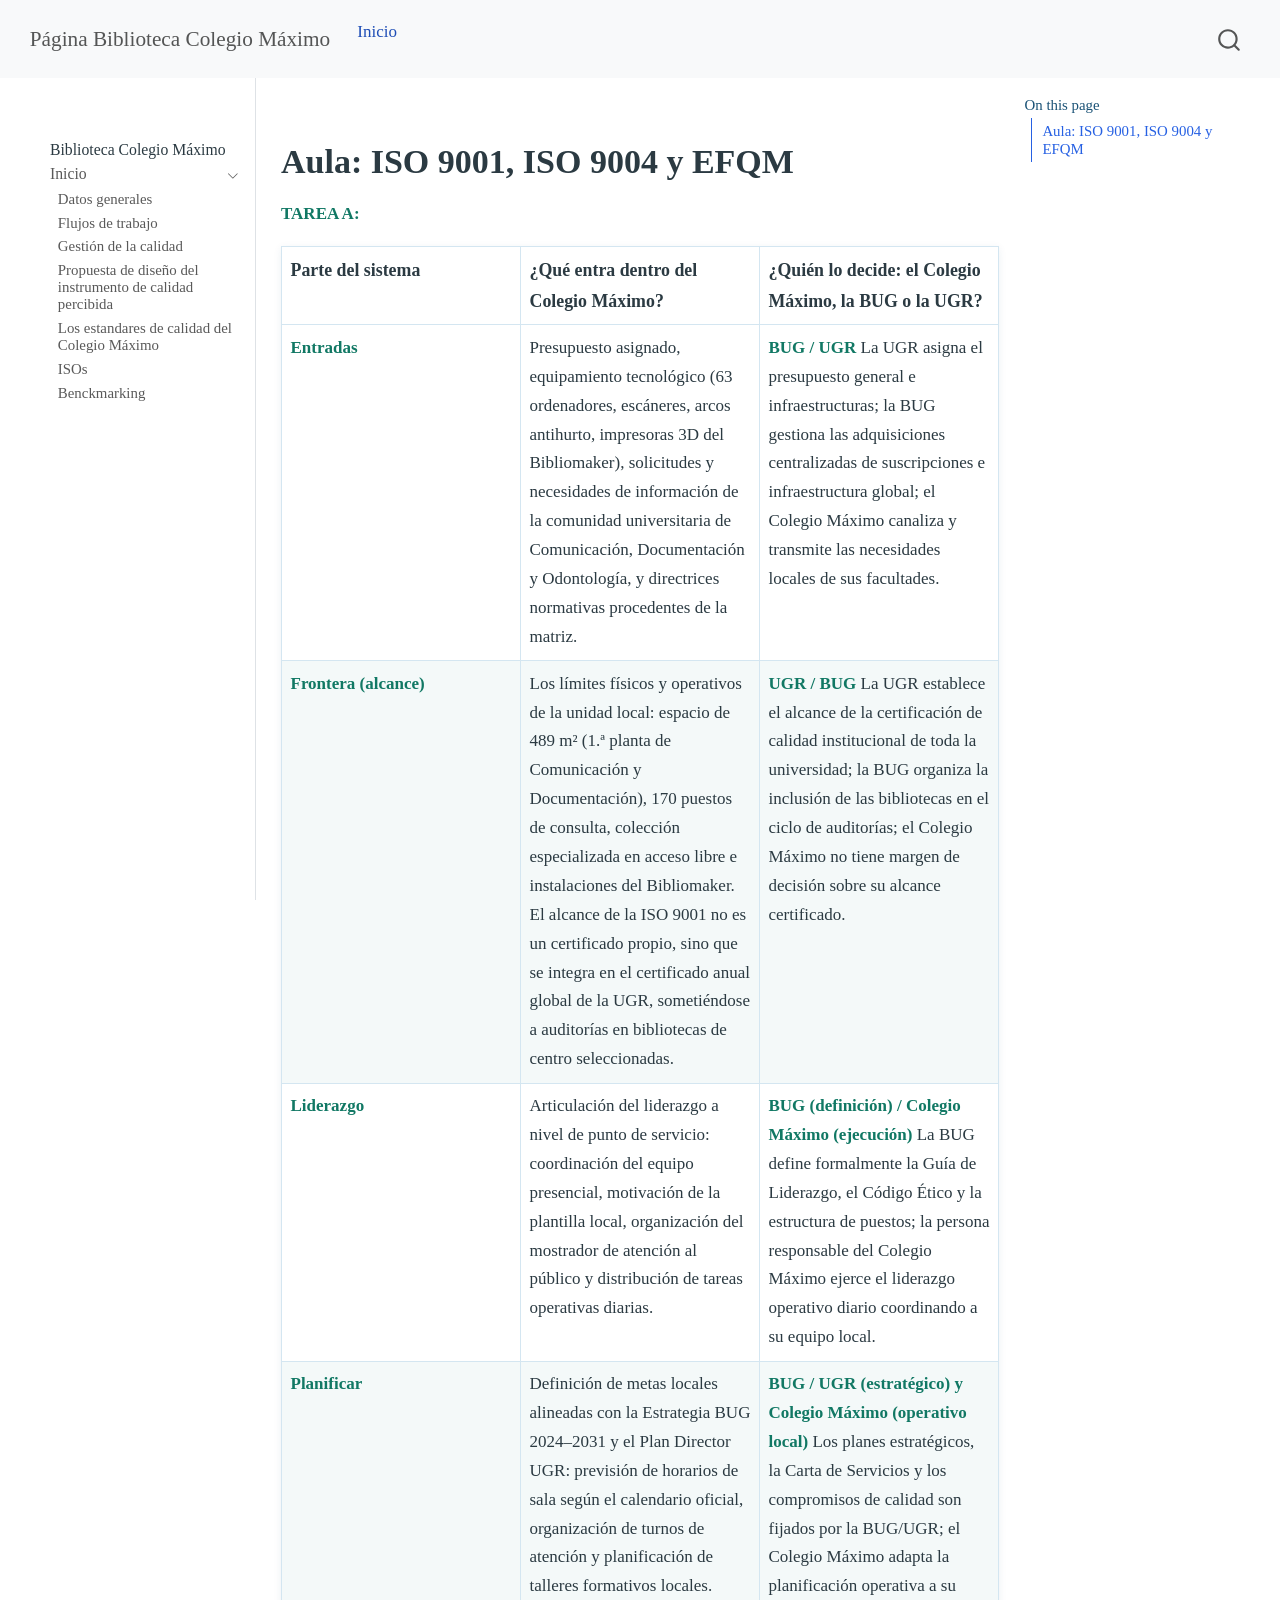
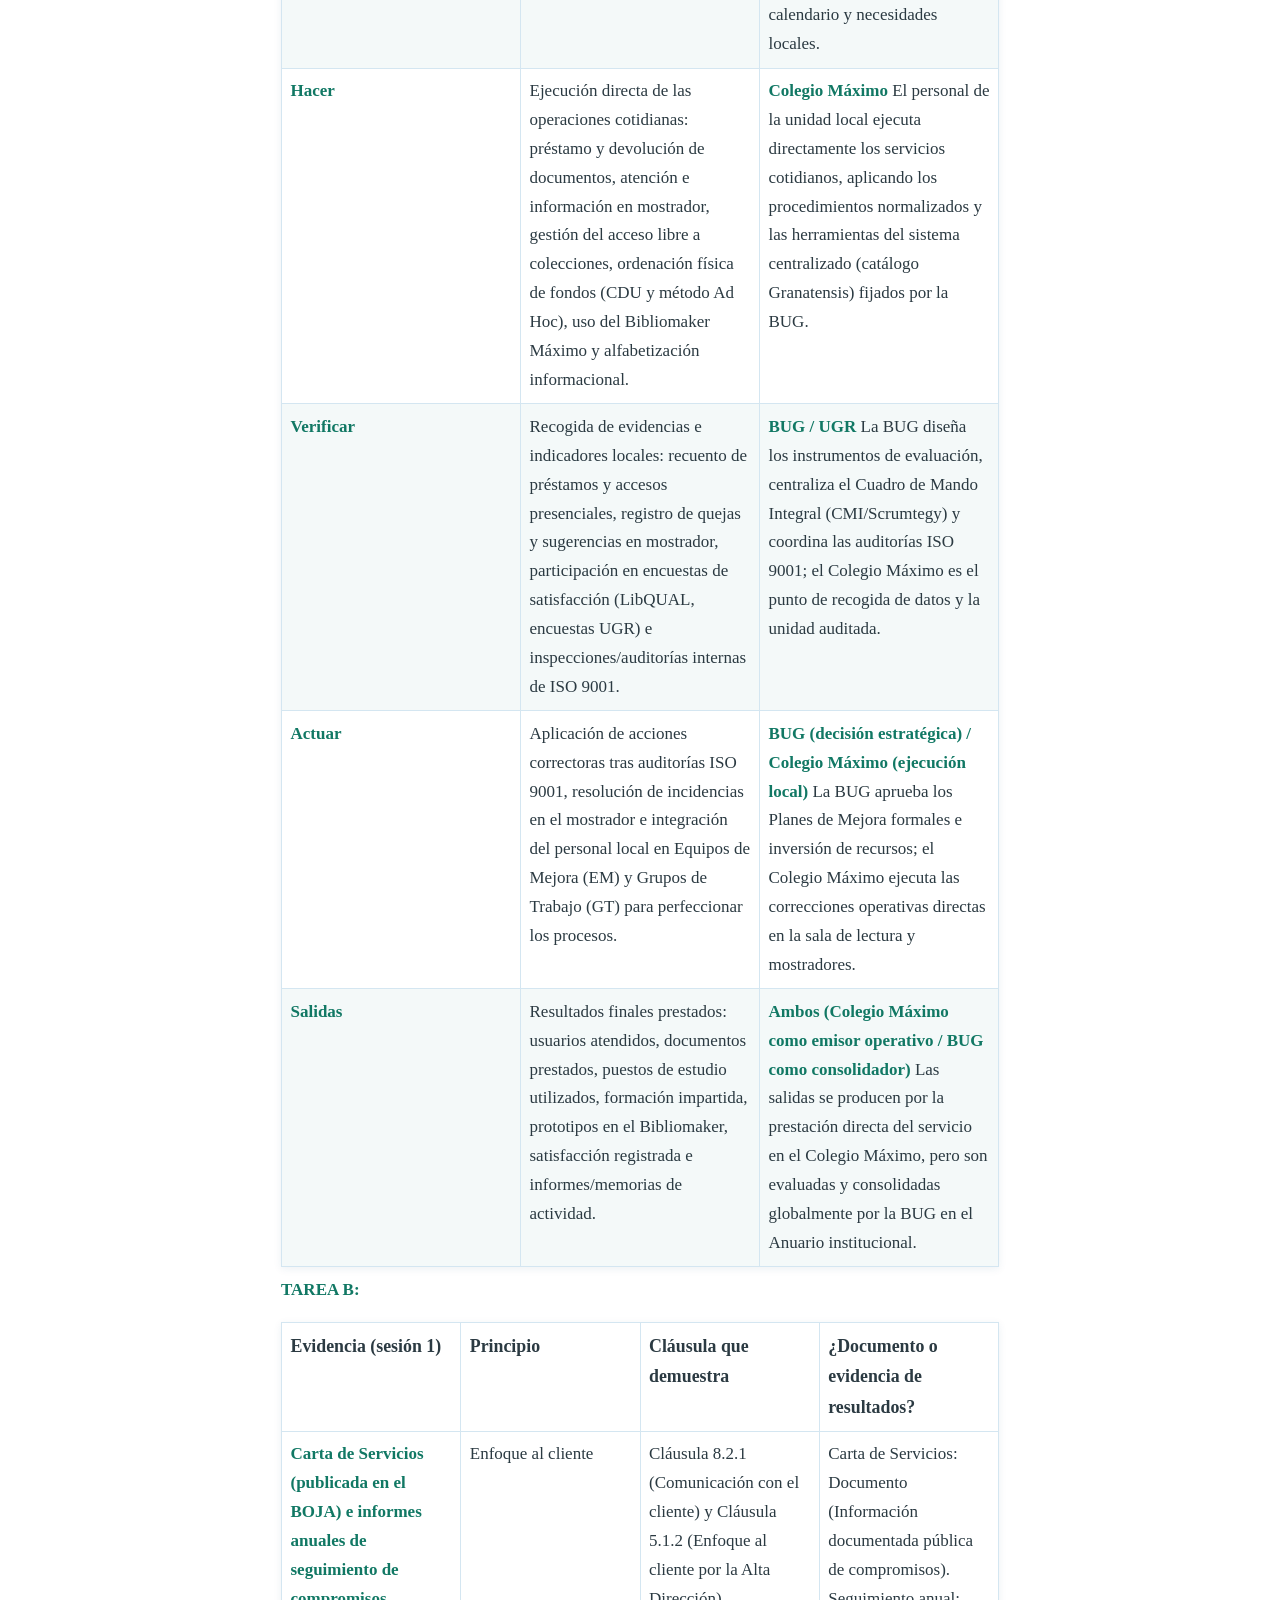
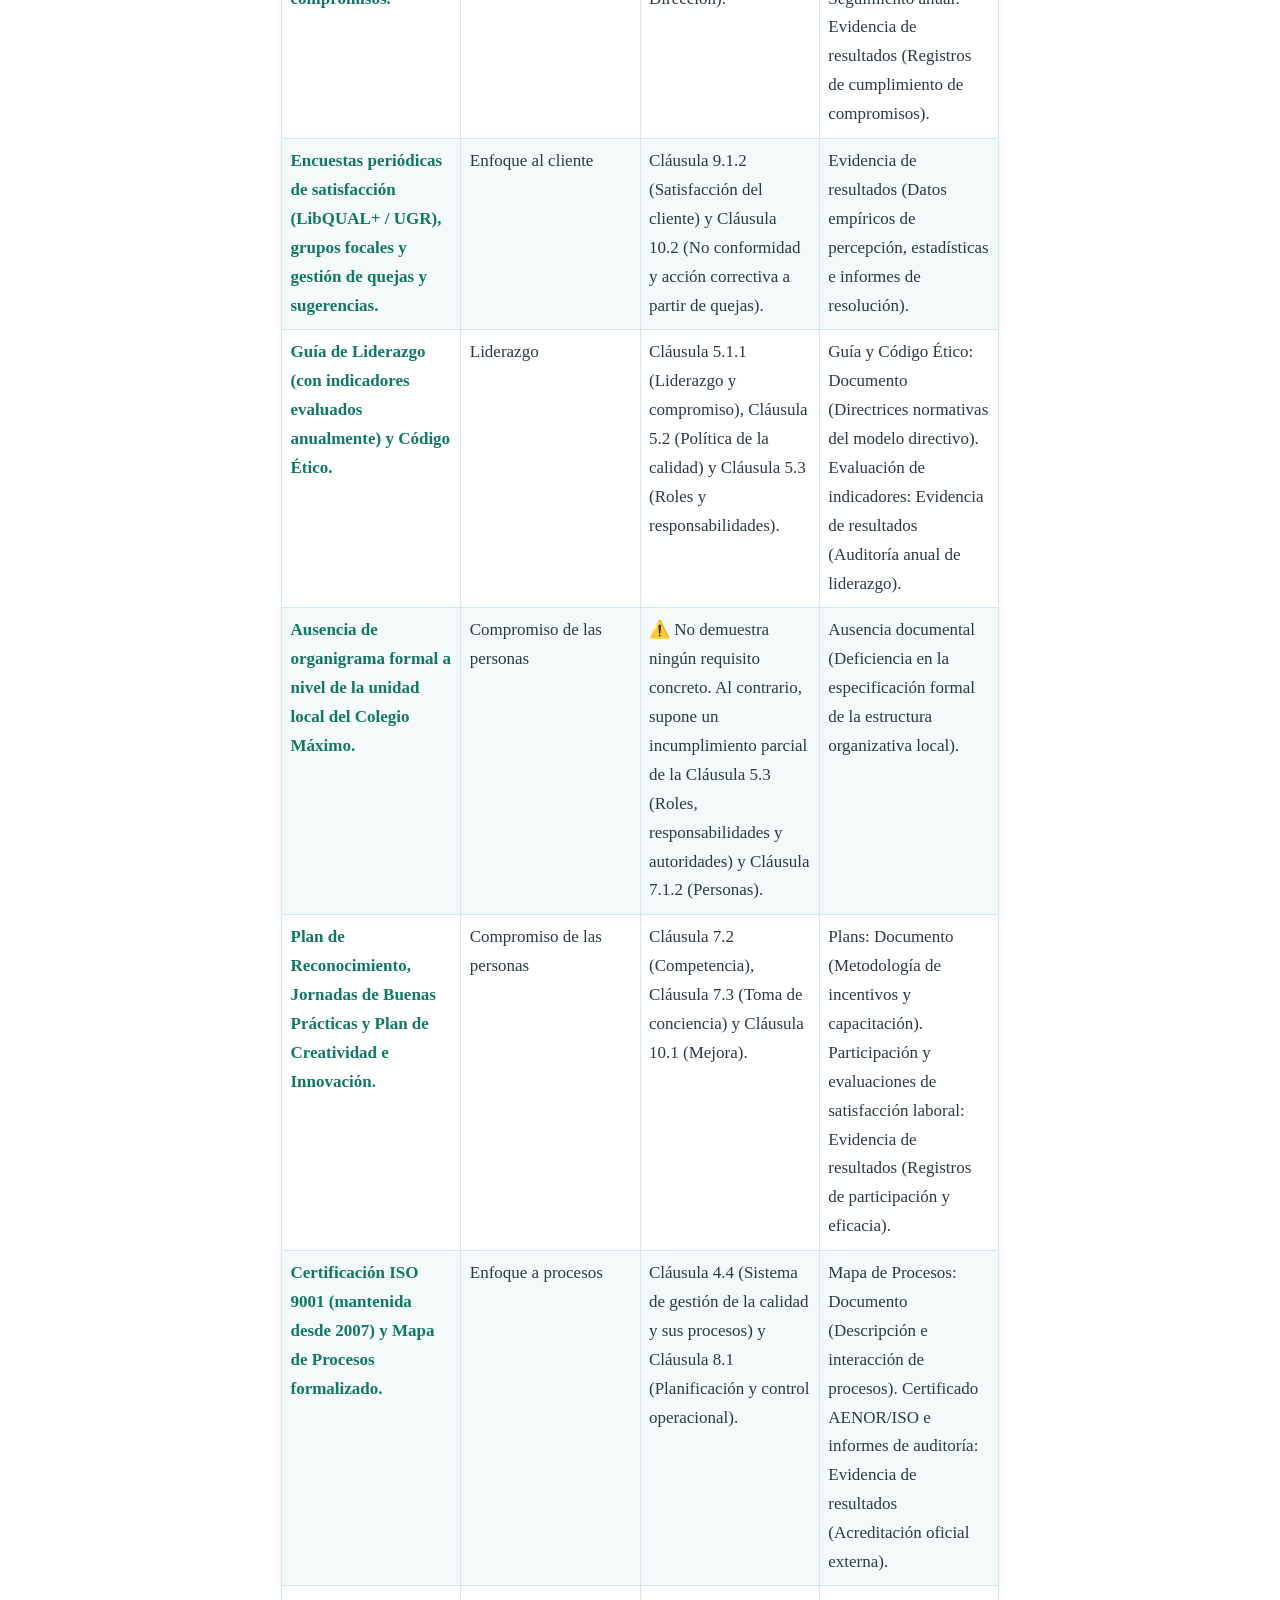
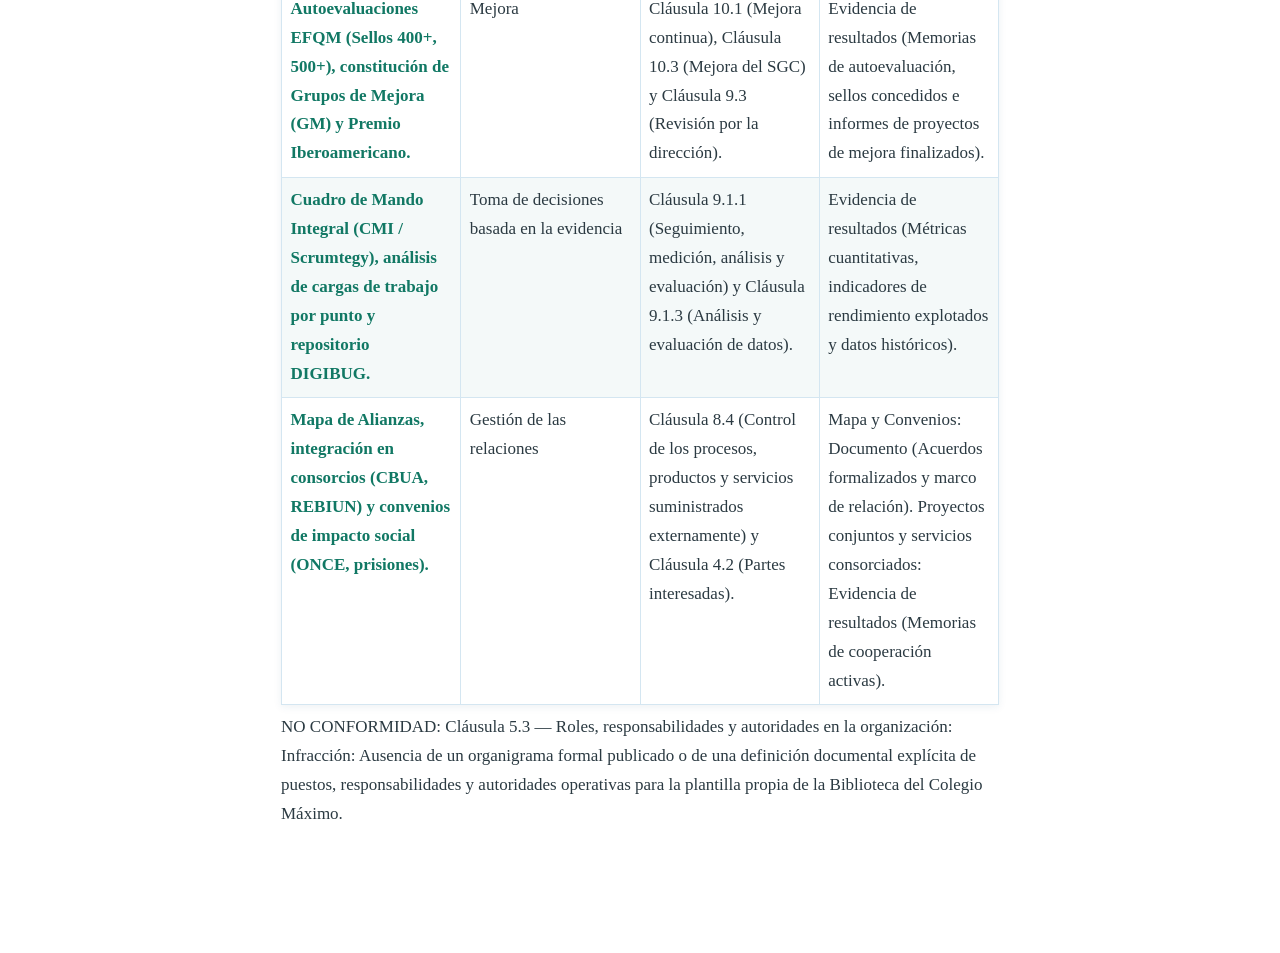
<file: docs/iso - Cópia.html>
<!DOCTYPE html>
<html xmlns="http://www.w3.org/1999/xhtml" lang="en" xml:lang="en"><head>

<meta charset="utf-8">
<meta name="generator" content="quarto-1.10.19">

<meta name="viewport" content="width=device-width, initial-scale=1.0, user-scalable=yes">


<title>iso---cópia – Página Biblioteca Colegio Máximo</title>
<style>
/* Default styles provided by pandoc.
** See https://pandoc.org/MANUAL.html#variables-for-html for config info.
*/
span.smallcaps{font-variant: small-caps;}
div.columns{display: flex; gap: 1.5em;}
div.column{flex: auto;}
@media screen {
div.columns{gap: min(4vw, 1.5em);}
div.column{overflow-x: auto;}
}
div.hanging-indent{margin-left: 1.5em; text-indent: -1.5em;}
ul.task-list{list-style: none;}
ul.task-list li input[type="checkbox"] {
  width: 0.8em;
  margin: 0 0.8em 0.2em -1em; /* quarto-specific, see https://github.com/quarto-dev/quarto-cli/issues/4556 */ 
  vertical-align: middle;
}
</style>


<script src="site_libs/quarto-nav/quarto-nav.js"></script>
<script src="site_libs/quarto-nav/headroom.min.js"></script>
<script src="site_libs/clipboard/clipboard.min.js"></script>
<script src="site_libs/quarto-search/autocomplete.umd.js"></script>
<script src="site_libs/quarto-search/fuse.min.js"></script>
<script src="site_libs/quarto-search/quarto-search.js"></script>
<meta name="quarto:offset" content="./">
<script src="site_libs/quarto-html/quarto.js" type="module"></script>
<script src="site_libs/quarto-html/tabsets/tabsets.js" type="module"></script>
<script src="site_libs/quarto-html/popper.min.js"></script>
<script src="site_libs/quarto-html/tippy.umd.min.js"></script>
<script src="site_libs/quarto-html/anchor.min.js"></script>
<link href="site_libs/quarto-html/tippy.css" rel="stylesheet">
<link href="site_libs/quarto-html/quarto-syntax-highlighting-bf27225e3a48a9273f3daa8f8e829971.css" rel="stylesheet" id="quarto-text-highlighting-styles">
<script src="site_libs/bootstrap/bootstrap.min.js"></script>
<link href="site_libs/bootstrap/bootstrap-icons.css" rel="stylesheet">
<link href="site_libs/bootstrap/bootstrap-4e663f3a4ff1a491e18bd6a28adf0390.min.css" rel="stylesheet" append-hash="true" id="quarto-bootstrap" data-mode="light">
<script id="quarto-search-options" type="application/json">{
  "location": "navbar",
  "copy-button": false,
  "collapse-after": 3,
  "panel-placement": "end",
  "type": "overlay",
  "limit": 50,
  "keyboard-shortcut": [
    "f",
    "/",
    "s"
  ],
  "show-item-context": false,
  "language": {
    "search-no-results-text": "No results",
    "search-matching-documents-text": "matching documents",
    "search-copy-link-title": "Copy link to search",
    "search-hide-matches-text": "Hide additional matches",
    "search-more-match-text": "more match in this document",
    "search-more-matches-text": "more matches in this document",
    "search-clear-button-title": "Clear",
    "search-text-placeholder": "",
    "search-detached-cancel-button-title": "Cancel",
    "search-submit-button-title": "Submit",
    "search-label": "Search"
  }
}</script>


<link rel="stylesheet" href="styles.css">
</head>

<body class="nav-sidebar docked nav-fixed quarto-light">

<div id="quarto-search-results"></div>
  <header id="quarto-header" class="headroom fixed-top">
    <nav class="navbar navbar-expand-lg " data-bs-theme="dark">
      <div class="navbar-container container-fluid">
      <div class="navbar-brand-container mx-auto">
    <a class="navbar-brand" href="./index.html">
    <span class="navbar-title">Página Biblioteca Colegio Máximo</span>
    </a>
  </div>
            <div id="quarto-search" class="" title="Search"></div>
          <button class="navbar-toggler" type="button" data-bs-toggle="collapse" data-bs-target="#navbarCollapse" aria-controls="navbarCollapse" role="menu" aria-expanded="false" aria-label="Toggle navigation" onclick="if (window.quartoToggleHeadroom) { window.quartoToggleHeadroom(); }">
  <span class="navbar-toggler-icon"></span>
</button>
          <div class="collapse navbar-collapse" id="navbarCollapse">
            <ul class="navbar-nav navbar-nav-scroll me-auto">
  <li class="nav-item">
    <a class="nav-link active" href="./index.html" aria-current="page"> 
<span class="menu-text">Inicio</span></a>
  </li>  
</ul>
          </div> <!-- /navcollapse -->
            <div class="quarto-navbar-tools">
</div>
      </div> <!-- /container-fluid -->
    </nav>
  <nav class="quarto-secondary-nav">
    <div class="container-fluid d-flex">
      <button type="button" class="quarto-btn-toggle btn" data-bs-toggle="collapse" role="button" data-bs-target=".quarto-sidebar-collapse-item" aria-controls="quarto-sidebar" aria-expanded="false" aria-label="Toggle sidebar navigation" onclick="if (window.quartoToggleHeadroom) { window.quartoToggleHeadroom(); }">
        <i class="bi bi-layout-text-sidebar-reverse"></i>
      </button>
        <nav class="quarto-page-breadcrumbs" aria-label="breadcrumb"><ol class="breadcrumb"></ol></nav>
        <a class="flex-grow-1" role="navigation" data-bs-toggle="collapse" data-bs-target=".quarto-sidebar-collapse-item" aria-controls="quarto-sidebar" aria-expanded="false" aria-label="Toggle sidebar navigation" onclick="if (window.quartoToggleHeadroom) { window.quartoToggleHeadroom(); }">      
        </a>
      <button type="button" class="btn quarto-search-button" aria-label="Search" onclick="window.quartoOpenSearch();">
        <i class="bi bi-search"></i>
      </button>
    </div>
  </nav>
</header>
<!-- content -->
<div id="quarto-content" class="quarto-container page-columns page-rows-contents page-layout-article page-navbar">
<!-- sidebar -->
  <nav id="quarto-sidebar" class="sidebar collapse collapse-horizontal quarto-sidebar-collapse-item sidebar-navigation docked overflow-auto">
        <div class="mt-2 flex-shrink-0 align-items-center">
        <div class="sidebar-search">
        <div id="quarto-search" class="" title="Search"></div>
        </div>
        </div>
    <div class="sidebar-menu-container"> 
    <ul class="list-unstyled mt-1">
        <li class="sidebar-item sidebar-item-section">
      <span class="sidebar-item-text sidebar-link text-start">
 <span class="menu-text">Biblioteca Colegio Máximo</span></span>
  </li>
        <li class="sidebar-item sidebar-item-section">
      <div class="sidebar-item-container"> 
            <a href="./index.html" class="sidebar-item-text sidebar-link">
 <span class="menu-text">Inicio</span></a>
          <a class="sidebar-item-toggle text-start" data-bs-toggle="collapse" data-bs-target="#" role="navigation" aria-expanded="true" aria-label="Toggle section">
            <i class="bi bi-chevron-right ms-2"></i>
          </a> 
      </div>
      <ul id="" class="collapse list-unstyled sidebar-section depth1 show">  
          <li class="sidebar-item">
  <div class="sidebar-item-container"> 
  <a href="./t1s1.html" class="sidebar-item-text sidebar-link">
 <span class="menu-text">Datos generales</span></a>
  </div>
</li>
          <li class="sidebar-item">
  <div class="sidebar-item-container"> 
  <a href="./flujosdetrabajo.html" class="sidebar-item-text sidebar-link">
 <span class="menu-text">Flujos de trabajo</span></a>
  </div>
</li>
          <li class="sidebar-item">
  <div class="sidebar-item-container"> 
  <a href="./gestioncalidad.html" class="sidebar-item-text sidebar-link">
 <span class="menu-text">Gestión de la calidad</span></a>
  </div>
</li>
          <li class="sidebar-item">
  <div class="sidebar-item-container"> 
  <a href="./disenodelisntrumento.html" class="sidebar-item-text sidebar-link">
 <span class="menu-text">Propuesta de diseño del instrumento de calidad percibida</span></a>
  </div>
</li>
          <li class="sidebar-item">
  <div class="sidebar-item-container"> 
  <a href="./estandarescalidad.html" class="sidebar-item-text sidebar-link">
 <span class="menu-text">Los estandares de calidad del Colegio Máximo</span></a>
  </div>
</li>
          <li class="sidebar-item">
  <div class="sidebar-item-container"> 
  <a href="./iso.qmd" class="sidebar-item-text sidebar-link">
 <span class="menu-text">ISOs</span></a>
  </div>
</li>
          <li class="sidebar-item">
  <div class="sidebar-item-container"> 
  <a href="./benchmarking.html" class="sidebar-item-text sidebar-link">
 <span class="menu-text">Benckmarking</span></a>
  </div>
</li>
      </ul>
  </li>
    </ul>
    </div>
</nav>
<div id="quarto-sidebar-glass" class="quarto-sidebar-collapse-item" data-bs-toggle="collapse" data-bs-target=".quarto-sidebar-collapse-item"></div>
<!-- margin-sidebar -->
    <div id="quarto-margin-sidebar" class="sidebar margin-sidebar">
        <nav id="TOC" role="doc-toc" class="toc-active">
    <h2 id="toc-title">On this page</h2>
   
  <ul>
  <li><a href="#aula-iso-9001-iso-9004-y-efqm" id="toc-aula-iso-9001-iso-9004-y-efqm" class="nav-link active" data-scroll-target="#aula-iso-9001-iso-9004-y-efqm">Aula: ISO 9001, ISO 9004 y EFQM</a></li>
  </ul>
</nav>
    </div>
<!-- main -->
<main class="content" id="quarto-document-content"><header id="title-block-header" class="quarto-title-block"></header>




<section id="aula-iso-9001-iso-9004-y-efqm" class="level1">
<h1>Aula: ISO 9001, ISO 9004 y EFQM</h1>
<p><strong>TAREA A:</strong></p>
<table class="caption-top table">
<colgroup>
<col style="width: 33%">
<col style="width: 33%">
<col style="width: 33%">
</colgroup>
<thead>
<tr class="header">
<th style="text-align: left;">Parte del sistema</th>
<th style="text-align: left;">¿Qué entra dentro del Colegio Máximo?</th>
<th style="text-align: left;">¿Quién lo decide: el Colegio Máximo, la BUG o la UGR?</th>
</tr>
</thead>
<tbody>
<tr class="odd">
<td style="text-align: left;"><strong>Entradas</strong></td>
<td style="text-align: left;">Presupuesto asignado, equipamiento tecnológico (63 ordenadores, escáneres, arcos antihurto, impresoras 3D del Bibliomaker), solicitudes y necesidades de información de la comunidad universitaria de Comunicación, Documentación y Odontología, y directrices normativas procedentes de la matriz.</td>
<td style="text-align: left;"><strong>BUG / UGR</strong> La UGR asigna el presupuesto general e infraestructuras; la BUG gestiona las adquisiciones centralizadas de suscripciones e infraestructura global; el Colegio Máximo canaliza y transmite las necesidades locales de sus facultades.</td>
</tr>
<tr class="even">
<td style="text-align: left;"><strong>Frontera (alcance)</strong></td>
<td style="text-align: left;">Los límites físicos y operativos de la unidad local: espacio de 489 m² (1.ª planta de Comunicación y Documentación), 170 puestos de consulta, colección especializada en acceso libre e instalaciones del Bibliomaker. El alcance de la ISO 9001 no es un certificado propio, sino que se integra en el certificado anual global de la UGR, sometiéndose a auditorías en bibliotecas de centro seleccionadas.</td>
<td style="text-align: left;"><strong>UGR / BUG</strong> La UGR establece el alcance de la certificación de calidad institucional de toda la universidad; la BUG organiza la inclusión de las bibliotecas en el ciclo de auditorías; el Colegio Máximo no tiene margen de decisión sobre su alcance certificado.</td>
</tr>
<tr class="odd">
<td style="text-align: left;"><strong>Liderazgo</strong></td>
<td style="text-align: left;">Articulación del liderazgo a nivel de punto de servicio: coordinación del equipo presencial, motivación de la plantilla local, organización del mostrador de atención al público y distribución de tareas operativas diarias.</td>
<td style="text-align: left;"><strong>BUG (definición) / Colegio Máximo (ejecución)</strong> La BUG define formalmente la Guía de Liderazgo, el Código Ético y la estructura de puestos; la persona responsable del Colegio Máximo ejerce el liderazgo operativo diario coordinando a su equipo local.</td>
</tr>
<tr class="even">
<td style="text-align: left;"><strong>Planificar</strong></td>
<td style="text-align: left;">Definición de metas locales alineadas con la Estrategia BUG 2024–2031 y el Plan Director UGR: previsión de horarios de sala según el calendario oficial, organización de turnos de atención y planificación de talleres formativos locales.</td>
<td style="text-align: left;"><strong>BUG / UGR (estratégico) y Colegio Máximo (operativo local)</strong> Los planes estratégicos, la Carta de Servicios y los compromisos de calidad son fijados por la BUG/UGR; el Colegio Máximo adapta la planificación operativa a su calendario y necesidades locales.</td>
</tr>
<tr class="odd">
<td style="text-align: left;"><strong>Hacer</strong></td>
<td style="text-align: left;">Ejecución directa de las operaciones cotidianas: préstamo y devolución de documentos, atención e información en mostrador, gestión del acceso libre a colecciones, ordenación física de fondos (CDU y método Ad Hoc), uso del Bibliomaker Máximo y alfabetización informacional.</td>
<td style="text-align: left;"><strong>Colegio Máximo</strong> El personal de la unidad local ejecuta directamente los servicios cotidianos, aplicando los procedimientos normalizados y las herramientas del sistema centralizado (catálogo Granatensis) fijados por la BUG.</td>
</tr>
<tr class="even">
<td style="text-align: left;"><strong>Verificar</strong></td>
<td style="text-align: left;">Recogida de evidencias e indicadores locales: recuento de préstamos y accesos presenciales, registro de quejas y sugerencias en mostrador, participación en encuestas de satisfacción (LibQUAL, encuestas UGR) e inspecciones/auditorías internas de ISO 9001.</td>
<td style="text-align: left;"><strong>BUG / UGR</strong> La BUG diseña los instrumentos de evaluación, centraliza el Cuadro de Mando Integral (CMI/Scrumtegy) y coordina las auditorías ISO 9001; el Colegio Máximo es el punto de recogida de datos y la unidad auditada.</td>
</tr>
<tr class="odd">
<td style="text-align: left;"><strong>Actuar</strong></td>
<td style="text-align: left;">Aplicación de acciones correctoras tras auditorías ISO 9001, resolución de incidencias en el mostrador e integración del personal local en Equipos de Mejora (EM) y Grupos de Trabajo (GT) para perfeccionar los procesos.</td>
<td style="text-align: left;"><strong>BUG (decisión estratégica) / Colegio Máximo (ejecución local)</strong> La BUG aprueba los Planes de Mejora formales e inversión de recursos; el Colegio Máximo ejecuta las correcciones operativas directas en la sala de lectura y mostradores.</td>
</tr>
<tr class="even">
<td style="text-align: left;"><strong>Salidas</strong></td>
<td style="text-align: left;">Resultados finales prestados: usuarios atendidos, documentos prestados, puestos de estudio utilizados, formación impartida, prototipos en el Bibliomaker, satisfacción registrada e informes/memorias de actividad.</td>
<td style="text-align: left;"><strong>Ambos (Colegio Máximo como emisor operativo / BUG como consolidador)</strong> Las salidas se producen por la prestación directa del servicio en el Colegio Máximo, pero son evaluadas y consolidadas globalmente por la BUG en el Anuario institucional.</td>
</tr>
</tbody>
</table>
<p><strong>TAREA B:</strong></p>
<table class="caption-top table">
<colgroup>
<col style="width: 25%">
<col style="width: 25%">
<col style="width: 25%">
<col style="width: 25%">
</colgroup>
<thead>
<tr class="header">
<th style="text-align: left;">Evidencia (sesión 1)</th>
<th style="text-align: left;">Principio</th>
<th style="text-align: left;">Cláusula que demuestra</th>
<th style="text-align: left;">¿Documento o evidencia de resultados?</th>
</tr>
</thead>
<tbody>
<tr class="odd">
<td style="text-align: left;"><strong>Carta de Servicios (publicada en el BOJA) e informes anuales de seguimiento de compromisos.</strong></td>
<td style="text-align: left;">Enfoque al cliente</td>
<td style="text-align: left;">Cláusula 8.2.1 (Comunicación con el cliente) y Cláusula 5.1.2 (Enfoque al cliente por la Alta Dirección).</td>
<td style="text-align: left;">Carta de Servicios: Documento (Información documentada pública de compromisos). Seguimiento anual: Evidencia de resultados (Registros de cumplimiento de compromisos).</td>
</tr>
<tr class="even">
<td style="text-align: left;"><strong>Encuestas periódicas de satisfacción (LibQUAL+ / UGR), grupos focales y gestión de quejas y sugerencias.</strong></td>
<td style="text-align: left;">Enfoque al cliente</td>
<td style="text-align: left;">Cláusula 9.1.2 (Satisfacción del cliente) y Cláusula 10.2 (No conformidad y acción correctiva a partir de quejas).</td>
<td style="text-align: left;">Evidencia de resultados (Datos empíricos de percepción, estadísticas e informes de resolución).</td>
</tr>
<tr class="odd">
<td style="text-align: left;"><strong>Guía de Liderazgo (con indicadores evaluados anualmente) y Código Ético.</strong></td>
<td style="text-align: left;">Liderazgo</td>
<td style="text-align: left;">Cláusula 5.1.1 (Liderazgo y compromiso), Cláusula 5.2 (Política de la calidad) y Cláusula 5.3 (Roles y responsabilidades).</td>
<td style="text-align: left;">Guía y Código Ético: Documento (Directrices normativas del modelo directivo). Evaluación de indicadores: Evidencia de resultados (Auditoría anual de liderazgo).</td>
</tr>
<tr class="even">
<td style="text-align: left;"><strong>Ausencia de organigrama formal a nivel de la unidad local del Colegio Máximo.</strong></td>
<td style="text-align: left;">Compromiso de las personas</td>
<td style="text-align: left;">⚠️ No demuestra ningún requisito concreto. Al contrario, supone un incumplimiento parcial de la Cláusula 5.3 (Roles, responsabilidades y autoridades) y Cláusula 7.1.2 (Personas).</td>
<td style="text-align: left;">Ausencia documental (Deficiencia en la especificación formal de la estructura organizativa local).</td>
</tr>
<tr class="odd">
<td style="text-align: left;"><strong>Plan de Reconocimiento, Jornadas de Buenas Prácticas y Plan de Creatividad e Innovación.</strong></td>
<td style="text-align: left;">Compromiso de las personas</td>
<td style="text-align: left;">Cláusula 7.2 (Competencia), Cláusula 7.3 (Toma de conciencia) y Cláusula 10.1 (Mejora).</td>
<td style="text-align: left;">Plans: Documento (Metodología de incentivos y capacitación). Participación y evaluaciones de satisfacción laboral: Evidencia de resultados (Registros de participación y eficacia).</td>
</tr>
<tr class="even">
<td style="text-align: left;"><strong>Certificación ISO 9001 (mantenida desde 2007) y Mapa de Procesos formalizado.</strong></td>
<td style="text-align: left;">Enfoque a procesos</td>
<td style="text-align: left;">Cláusula 4.4 (Sistema de gestión de la calidad y sus procesos) y Cláusula 8.1 (Planificación y control operacional).</td>
<td style="text-align: left;">Mapa de Procesos: Documento (Descripción e interacción de procesos). Certificado AENOR/ISO e informes de auditoría: Evidencia de resultados (Acreditación oficial externa).</td>
</tr>
<tr class="odd">
<td style="text-align: left;"><strong>Autoevaluaciones EFQM (Sellos 400+, 500+), constitución de Grupos de Mejora (GM) y Premio Iberoamericano.</strong></td>
<td style="text-align: left;">Mejora</td>
<td style="text-align: left;">Cláusula 10.1 (Mejora continua), Cláusula 10.3 (Mejora del SGC) y Cláusula 9.3 (Revisión por la dirección).</td>
<td style="text-align: left;">Evidencia de resultados (Memorias de autoevaluación, sellos concedidos e informes de proyectos de mejora finalizados).</td>
</tr>
<tr class="even">
<td style="text-align: left;"><strong>Cuadro de Mando Integral (CMI / Scrumtegy), análisis de cargas de trabajo por punto y repositorio DIGIBUG.</strong></td>
<td style="text-align: left;">Toma de decisiones basada en la evidencia</td>
<td style="text-align: left;">Cláusula 9.1.1 (Seguimiento, medición, análisis y evaluación) y Cláusula 9.1.3 (Análisis y evaluación de datos).</td>
<td style="text-align: left;">Evidencia de resultados (Métricas cuantitativas, indicadores de rendimiento explotados y datos históricos).</td>
</tr>
<tr class="odd">
<td style="text-align: left;"><strong>Mapa de Alianzas, integración en consorcios (CBUA, REBIUN) y convenios de impacto social (ONCE, prisiones).</strong></td>
<td style="text-align: left;">Gestión de las relaciones</td>
<td style="text-align: left;">Cláusula 8.4 (Control de los procesos, productos y servicios suministrados externamente) y Cláusula 4.2 (Partes interesadas).</td>
<td style="text-align: left;">Mapa y Convenios: Documento (Acuerdos formalizados y marco de relación). Proyectos conjuntos y servicios consorciados: Evidencia de resultados (Memorias de cooperación activas).</td>
</tr>
</tbody>
</table>
<p>NO CONFORMIDAD: Cláusula 5.3 — Roles, responsabilidades y autoridades en la organización: Infracción: Ausencia de un organigrama formal publicado o de una definición documental explícita de puestos, responsabilidades y autoridades operativas para la plantilla propia de la Biblioteca del Colegio Máximo.</p>


</section>

</main> <!-- /main -->
<script id="quarto-html-after-body" type="application/javascript">
  window.document.addEventListener("DOMContentLoaded", function (event) {
    const icon = "";
    const anchorJS = new window.AnchorJS();
    anchorJS.options = {
      placement: 'right',
      icon: icon
    };
    anchorJS.add('.anchored');
    const isCodeAnnotation = (el) => {
      for (const clz of el.classList) {
        if (clz.startsWith('code-annotation-')) {                     
          return true;
        }
      }
      return false;
    }
    const onCopySuccess = function(e) {
      // button target
      const button = e.trigger;
      // don't keep focus
      button.blur();
      // flash "checked"
      button.classList.add('code-copy-button-checked');
      var currentTitle = button.getAttribute("title");
      button.setAttribute("title", "Copied!");
      let tooltip;
      if (window.bootstrap) {
        button.setAttribute("data-bs-toggle", "tooltip");
        button.setAttribute("data-bs-placement", "left");
        button.setAttribute("data-bs-title", "Copied!");
        tooltip = new bootstrap.Tooltip(button, 
          { trigger: "manual", 
            customClass: "code-copy-button-tooltip",
            offset: [0, -8]});
        tooltip.show();    
      }
      setTimeout(function() {
        if (tooltip) {
          tooltip.hide();
          button.removeAttribute("data-bs-title");
          button.removeAttribute("data-bs-toggle");
          button.removeAttribute("data-bs-placement");
        }
        button.setAttribute("title", currentTitle);
        button.classList.remove('code-copy-button-checked');
      }, 1000);
      // clear code selection
      e.clearSelection();
    }
    const getTextToCopy = function(trigger) {
      const outerScaffold = trigger.parentElement.cloneNode(true);
      const codeEl = outerScaffold.querySelector('code');
      for (const childEl of codeEl.children) {
        if (isCodeAnnotation(childEl)) {
          childEl.remove();
        }
      }
      return codeEl.innerText;
    }
    const clipboard = new window.ClipboardJS('.code-copy-button:not([data-in-quarto-modal])', {
      text: getTextToCopy
    });
    clipboard.on('success', onCopySuccess);
    if (window.document.getElementById('quarto-embedded-source-code-modal')) {
      const clipboardModal = new window.ClipboardJS('.code-copy-button[data-in-quarto-modal]', {
        text: getTextToCopy,
        container: window.document.getElementById('quarto-embedded-source-code-modal')
      });
      clipboardModal.on('success', onCopySuccess);
    }
      var localhostRegex = new RegExp(/^(?:http|https):\/\/localhost\:?[0-9]*\//);
      var mailtoRegex = new RegExp(/^mailto:/);
        var filterRegex = new RegExp('/' + window.location.host + '/');
      var isInternal = (href) => {
          return filterRegex.test(href) || localhostRegex.test(href) || mailtoRegex.test(href);
      }
      // Inspect non-navigation links and adorn them if external
     var links = window.document.querySelectorAll('a[href]:not(.nav-link):not(.navbar-brand):not(.toc-action):not(.sidebar-link):not(.sidebar-item-toggle):not(.pagination-link):not(.no-external):not([aria-hidden]):not(.dropdown-item):not(.quarto-navigation-tool):not(.about-link)');
      for (var i=0; i<links.length; i++) {
        const link = links[i];
        if (!isInternal(link.href)) {
          // undo the damage that might have been done by quarto-nav.js in the case of
          // links that we want to consider external
          if (link.dataset.originalHref !== undefined) {
            link.href = link.dataset.originalHref;
          }
        }
      }
    function tippyHover(el, contentFn, onTriggerFn, onUntriggerFn) {
      const config = {
        allowHTML: true,
        maxWidth: 500,
        delay: 100,
        arrow: false,
        appendTo: function(el) {
            return el.parentElement;
        },
        interactive: true,
        interactiveBorder: 10,
        theme: 'quarto',
        placement: 'bottom-start',
      };
      if (contentFn) {
        config.content = contentFn;
      }
      if (onTriggerFn) {
        config.onTrigger = onTriggerFn;
      }
      if (onUntriggerFn) {
        config.onUntrigger = onUntriggerFn;
      }
      window.tippy(el, config); 
    }
    const noterefs = window.document.querySelectorAll('a[role="doc-noteref"]');
    for (var i=0; i<noterefs.length; i++) {
      const ref = noterefs[i];
      tippyHover(ref, function() {
        // use id or data attribute instead here
        let href = ref.getAttribute('data-footnote-href') || ref.getAttribute('href');
        try { href = new URL(href).hash; } catch {}
        const id = href.replace(/^#\/?/, "");
        const note = window.document.getElementById(id);
        if (note) {
          return note.innerHTML;
        } else {
          return "";
        }
      });
    }
    const xrefs = window.document.querySelectorAll('a.quarto-xref');
    const processXRef = (id, note) => {
      // Strip column container classes
      const stripColumnClz = (el) => {
        el.classList.remove("page-full", "page-columns");
        if (el.children) {
          for (const child of el.children) {
            stripColumnClz(child);
          }
        }
      }
      stripColumnClz(note)
      if (id === null || id.startsWith('sec-')) {
        // Special case sections, only their first couple elements
        const container = document.createElement("div");
        if (note.children && note.children.length > 2) {
          container.appendChild(note.children[0].cloneNode(true));
          for (let i = 1; i < note.children.length; i++) {
            const child = note.children[i];
            if (child.tagName === "P" && child.innerText === "") {
              continue;
            } else {
              container.appendChild(child.cloneNode(true));
              break;
            }
          }
          if (window.Quarto?.typesetMath) {
            window.Quarto.typesetMath(container);
          }
          return container.innerHTML
        } else {
          if (window.Quarto?.typesetMath) {
            window.Quarto.typesetMath(note);
          }
          return note.innerHTML;
        }
      } else {
        // Remove any anchor links if they are present
        const anchorLink = note.querySelector('a.anchorjs-link');
        if (anchorLink) {
          anchorLink.remove();
        }
        if (window.Quarto?.typesetMath) {
          window.Quarto.typesetMath(note);
        }
        if (note.classList.contains("callout")) {
          return note.outerHTML;
        } else {
          return note.innerHTML;
        }
      }
    }
    for (var i=0; i<xrefs.length; i++) {
      const xref = xrefs[i];
      tippyHover(xref, undefined, function(instance) {
        instance.disable();
        let url = xref.getAttribute('href');
        let hash = undefined; 
        if (url.startsWith('#')) {
          hash = url;
        } else {
          try { hash = new URL(url).hash; } catch {}
        }
        if (hash) {
          const id = hash.replace(/^#\/?/, "");
          const note = window.document.getElementById(id);
          if (note !== null) {
            try {
              const html = processXRef(id, note.cloneNode(true));
              instance.setContent(html);
            } finally {
              instance.enable();
              instance.show();
            }
          } else {
            // See if we can fetch this
            fetch(url.split('#')[0])
            .then(res => res.text())
            .then(html => {
              const parser = new DOMParser();
              const htmlDoc = parser.parseFromString(html, "text/html");
              const note = htmlDoc.getElementById(id);
              if (note !== null) {
                const html = processXRef(id, note);
                instance.setContent(html);
              } 
            }).finally(() => {
              instance.enable();
              instance.show();
            });
          }
        } else {
          // See if we can fetch a full url (with no hash to target)
          // This is a special case and we should probably do some content thinning / targeting
          fetch(url)
          .then(res => res.text())
          .then(html => {
            const parser = new DOMParser();
            const htmlDoc = parser.parseFromString(html, "text/html");
            const note = htmlDoc.querySelector('main.content');
            if (note !== null) {
              // This should only happen for chapter cross references
              // (since there is no id in the URL)
              // remove the first header
              if (note.children.length > 0 && note.children[0].tagName === "HEADER") {
                note.children[0].remove();
              }
              const html = processXRef(null, note);
              instance.setContent(html);
            } 
          }).finally(() => {
            instance.enable();
            instance.show();
          });
        }
      }, function(instance) {
      });
    }
        let selectedAnnoteEl;
        const selectorForAnnotation = ( cell, annotation) => {
          let cellAttr = 'data-code-cell="' + cell + '"';
          let lineAttr = 'data-code-annotation="' +  annotation + '"';
          const selector = 'span[' + cellAttr + '][' + lineAttr + ']';
          return selector;
        }
        const selectCodeLines = (annoteEl) => {
          const doc = window.document;
          const targetCell = annoteEl.getAttribute("data-target-cell");
          const targetAnnotation = annoteEl.getAttribute("data-target-annotation");
          const annoteSpan = window.document.querySelector(selectorForAnnotation(targetCell, targetAnnotation));
          const lines = annoteSpan.getAttribute("data-code-lines").split(",");
          const lineIds = lines.map((line) => {
            return targetCell + "-" + line;
          })
          let top = null;
          let height = null;
          let parent = null;
          if (lineIds.length > 0) {
              //compute the position of the single el (top and bottom and make a div)
              const el = window.document.getElementById(lineIds[0]);
              top = el.offsetTop;
              height = el.offsetHeight;
              parent = el.parentElement.parentElement;
            if (lineIds.length > 1) {
              const lastEl = window.document.getElementById(lineIds[lineIds.length - 1]);
              const bottom = lastEl.offsetTop + lastEl.offsetHeight;
              height = bottom - top;
            }
            if (top !== null && height !== null && parent !== null) {
              // cook up a div (if necessary) and position it 
              let div = window.document.getElementById("code-annotation-line-highlight");
              if (div === null) {
                div = window.document.createElement("div");
                div.setAttribute("id", "code-annotation-line-highlight");
                div.style.position = 'absolute';
                parent.appendChild(div);
              }
              div.style.top = top - 2 + "px";
              div.style.height = height + 4 + "px";
              div.style.left = 0;
              let gutterDiv = window.document.getElementById("code-annotation-line-highlight-gutter");
              if (gutterDiv === null) {
                gutterDiv = window.document.createElement("div");
                gutterDiv.setAttribute("id", "code-annotation-line-highlight-gutter");
                gutterDiv.style.position = 'absolute';
                const codeCell = window.document.getElementById(targetCell);
                const gutter = codeCell.querySelector('.code-annotation-gutter');
                gutter.appendChild(gutterDiv);
              }
              gutterDiv.style.top = top - 2 + "px";
              gutterDiv.style.height = height + 4 + "px";
            }
            selectedAnnoteEl = annoteEl;
          }
        };
        const unselectCodeLines = () => {
          const elementsIds = ["code-annotation-line-highlight", "code-annotation-line-highlight-gutter"];
          elementsIds.forEach((elId) => {
            const div = window.document.getElementById(elId);
            if (div) {
              div.remove();
            }
          });
          selectedAnnoteEl = undefined;
        };
          // Handle positioning of the toggle
      window.addEventListener(
        "resize",
        throttle(() => {
          elRect = undefined;
          if (selectedAnnoteEl) {
            selectCodeLines(selectedAnnoteEl);
          }
        }, 10)
      );
      function throttle(fn, ms) {
      let throttle = false;
      let timer;
        return (...args) => {
          if(!throttle) { // first call gets through
              fn.apply(this, args);
              throttle = true;
          } else { // all the others get throttled
              if(timer) clearTimeout(timer); // cancel #2
              timer = setTimeout(() => {
                fn.apply(this, args);
                timer = throttle = false;
              }, ms);
          }
        };
      }
        // Attach click handler to the DT
        const annoteDls = window.document.querySelectorAll('dt[data-target-cell]');
        for (const annoteDlNode of annoteDls) {
          annoteDlNode.addEventListener('click', (event) => {
            const clickedEl = event.target;
            if (clickedEl !== selectedAnnoteEl) {
              unselectCodeLines();
              const activeEl = window.document.querySelector('dt[data-target-cell].code-annotation-active');
              if (activeEl) {
                activeEl.classList.remove('code-annotation-active');
              }
              selectCodeLines(clickedEl);
              clickedEl.classList.add('code-annotation-active');
            } else {
              // Unselect the line
              unselectCodeLines();
              clickedEl.classList.remove('code-annotation-active');
            }
          });
        }
    const findCites = (el) => {
      const parentEl = el.parentElement;
      if (parentEl) {
        const cites = parentEl.dataset.cites;
        if (cites) {
          return {
            el,
            cites: cites.split(' ')
          };
        } else {
          return findCites(el.parentElement)
        }
      } else {
        return undefined;
      }
    };
    var bibliorefs = window.document.querySelectorAll('a[role="doc-biblioref"]');
    for (var i=0; i<bibliorefs.length; i++) {
      const ref = bibliorefs[i];
      const citeInfo = findCites(ref);
      if (citeInfo) {
        tippyHover(citeInfo.el, function() {
          var popup = window.document.createElement('div');
          citeInfo.cites.forEach(function(cite) {
            var citeDiv = window.document.createElement('div');
            citeDiv.classList.add('hanging-indent');
            citeDiv.classList.add('csl-entry');
            var biblioDiv = window.document.getElementById('ref-' + cite);
            if (biblioDiv) {
              citeDiv.innerHTML = biblioDiv.innerHTML;
            }
            popup.appendChild(citeDiv);
          });
          return popup.innerHTML;
        });
      }
    }
  });
  </script>
</div> <!-- /content -->




</body></html>
</file>
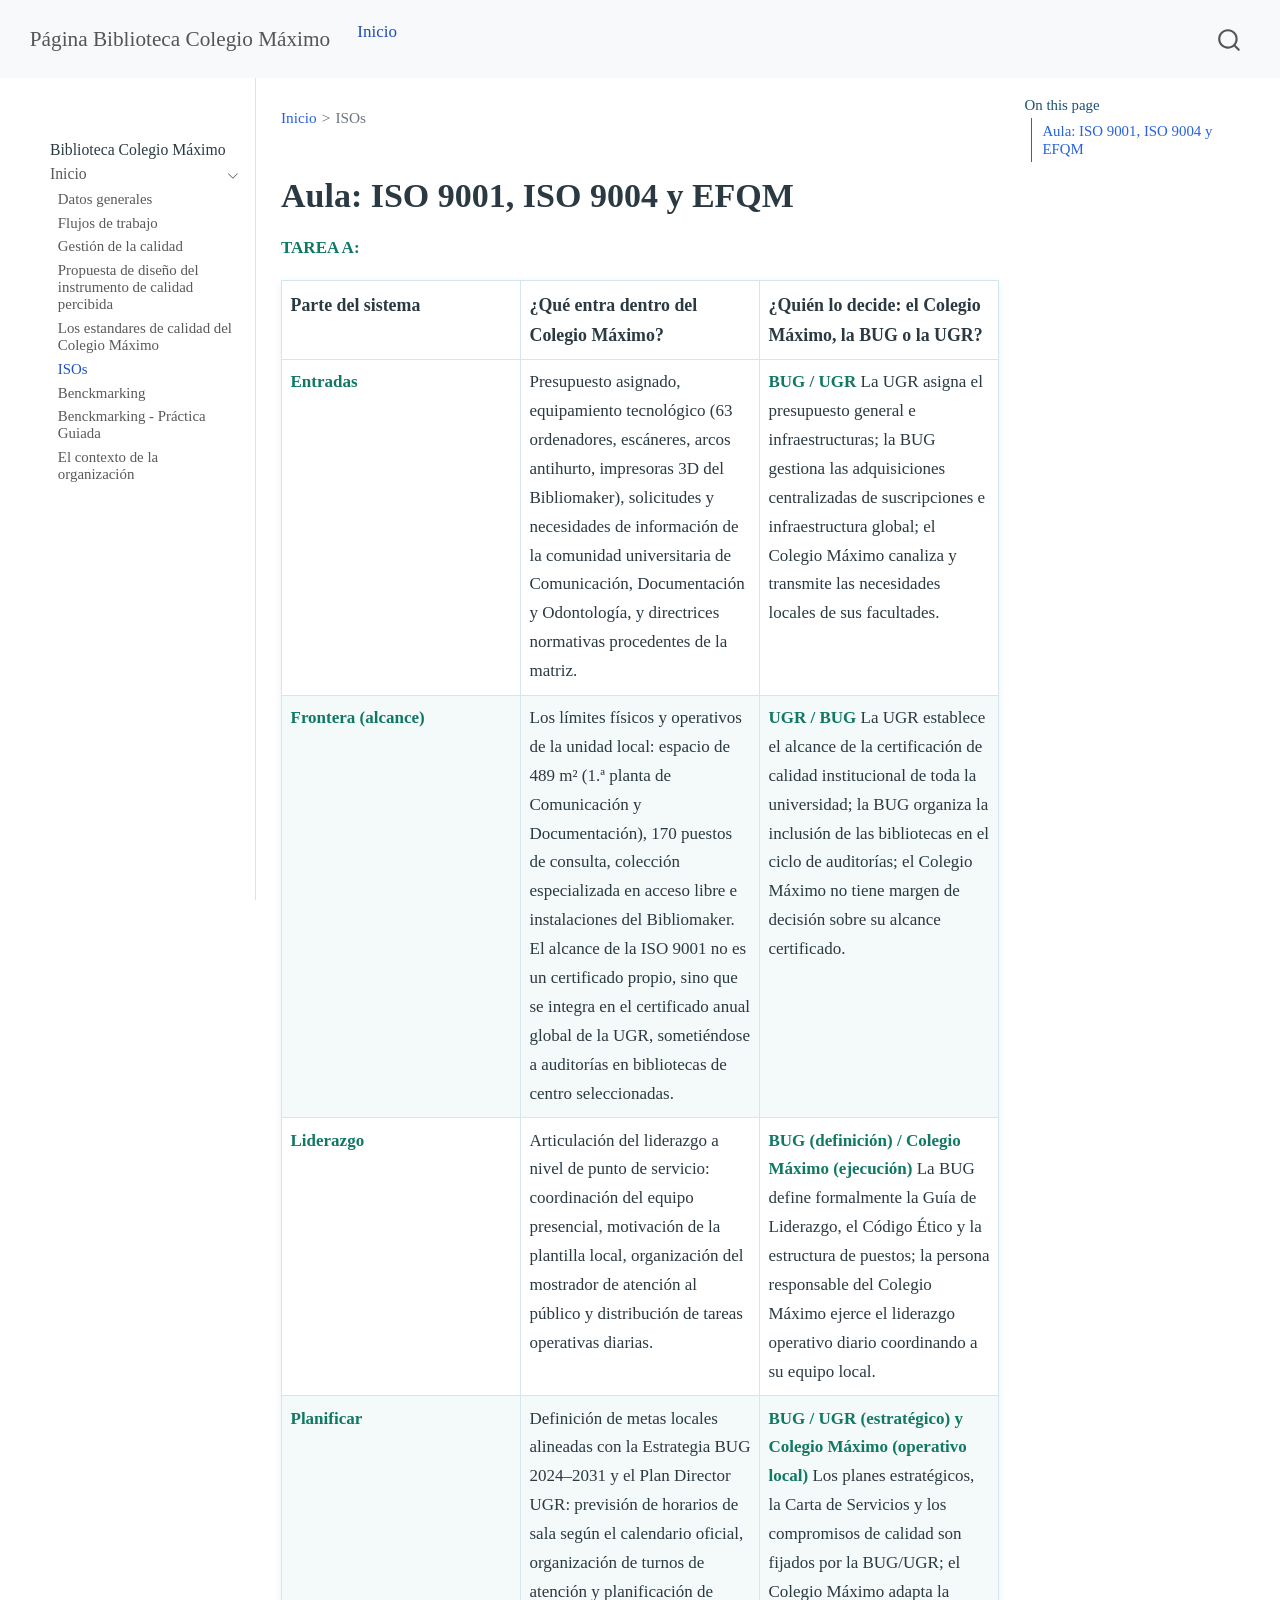
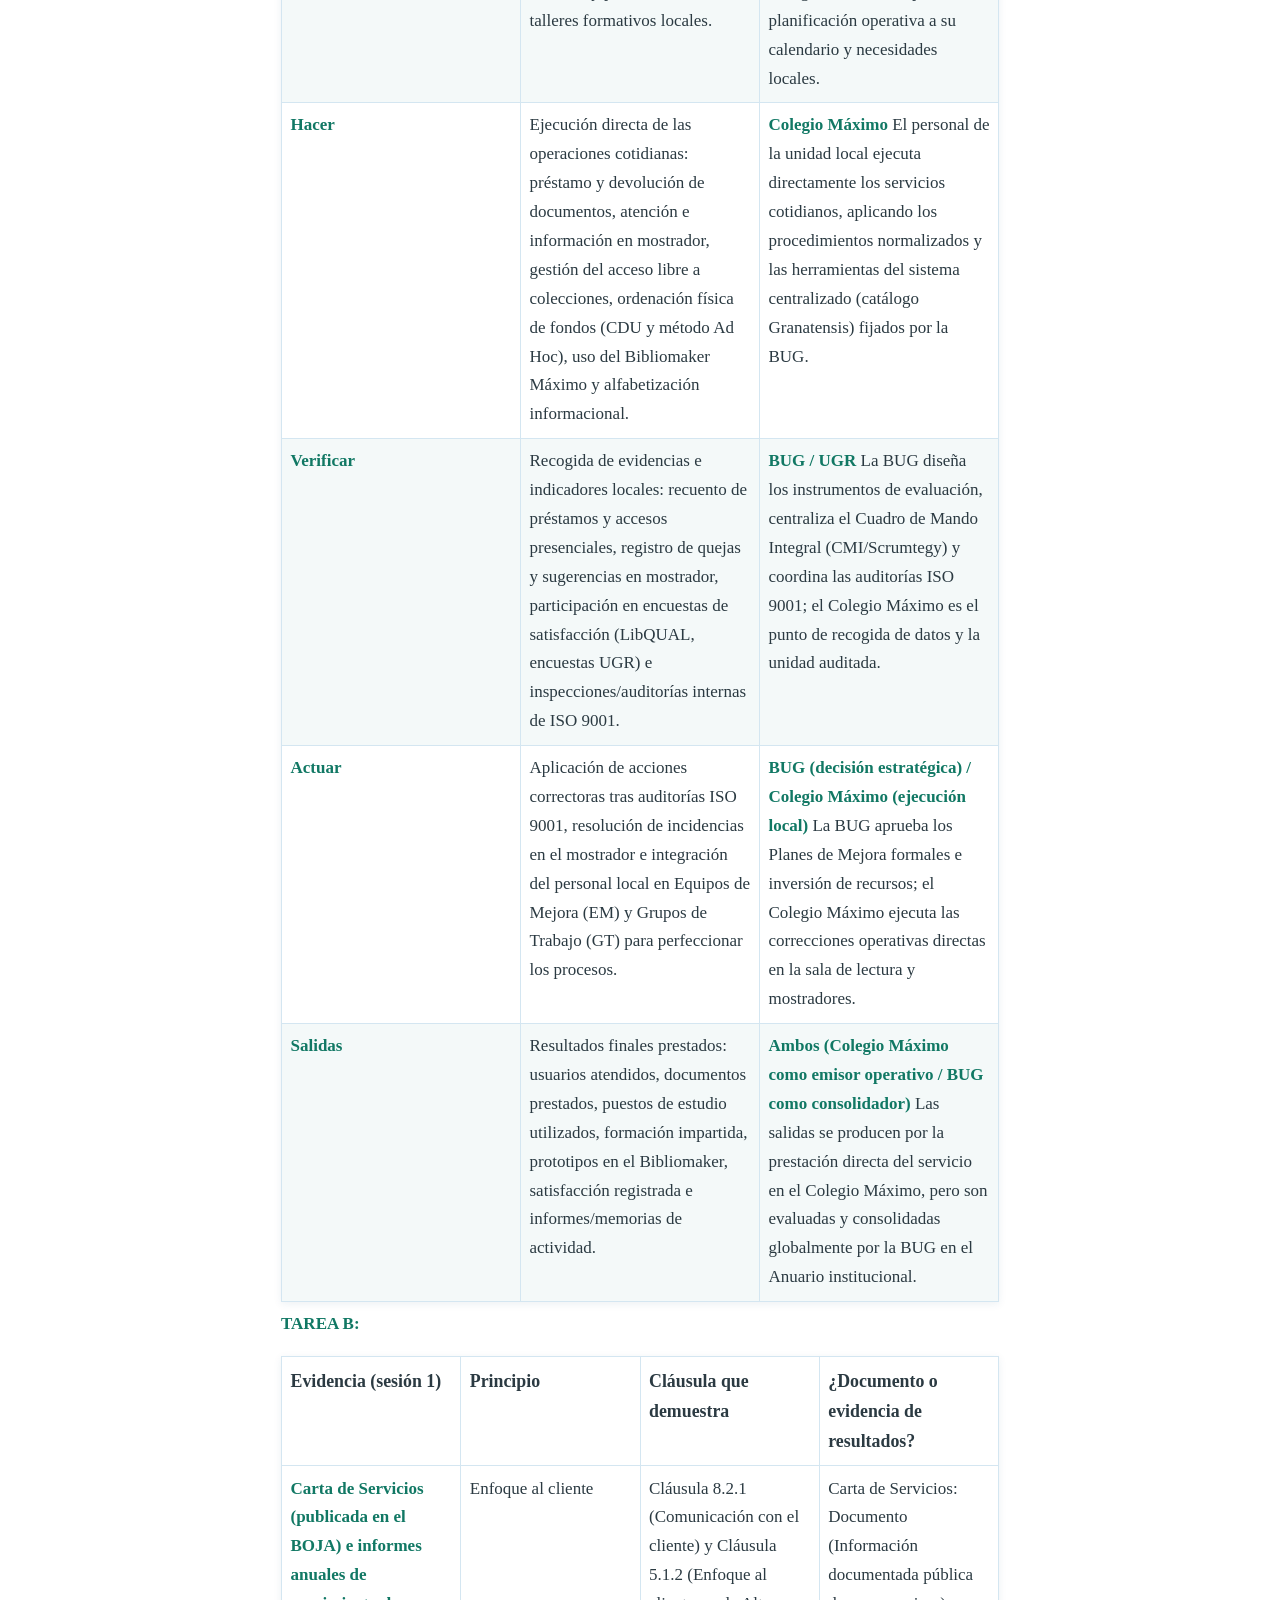
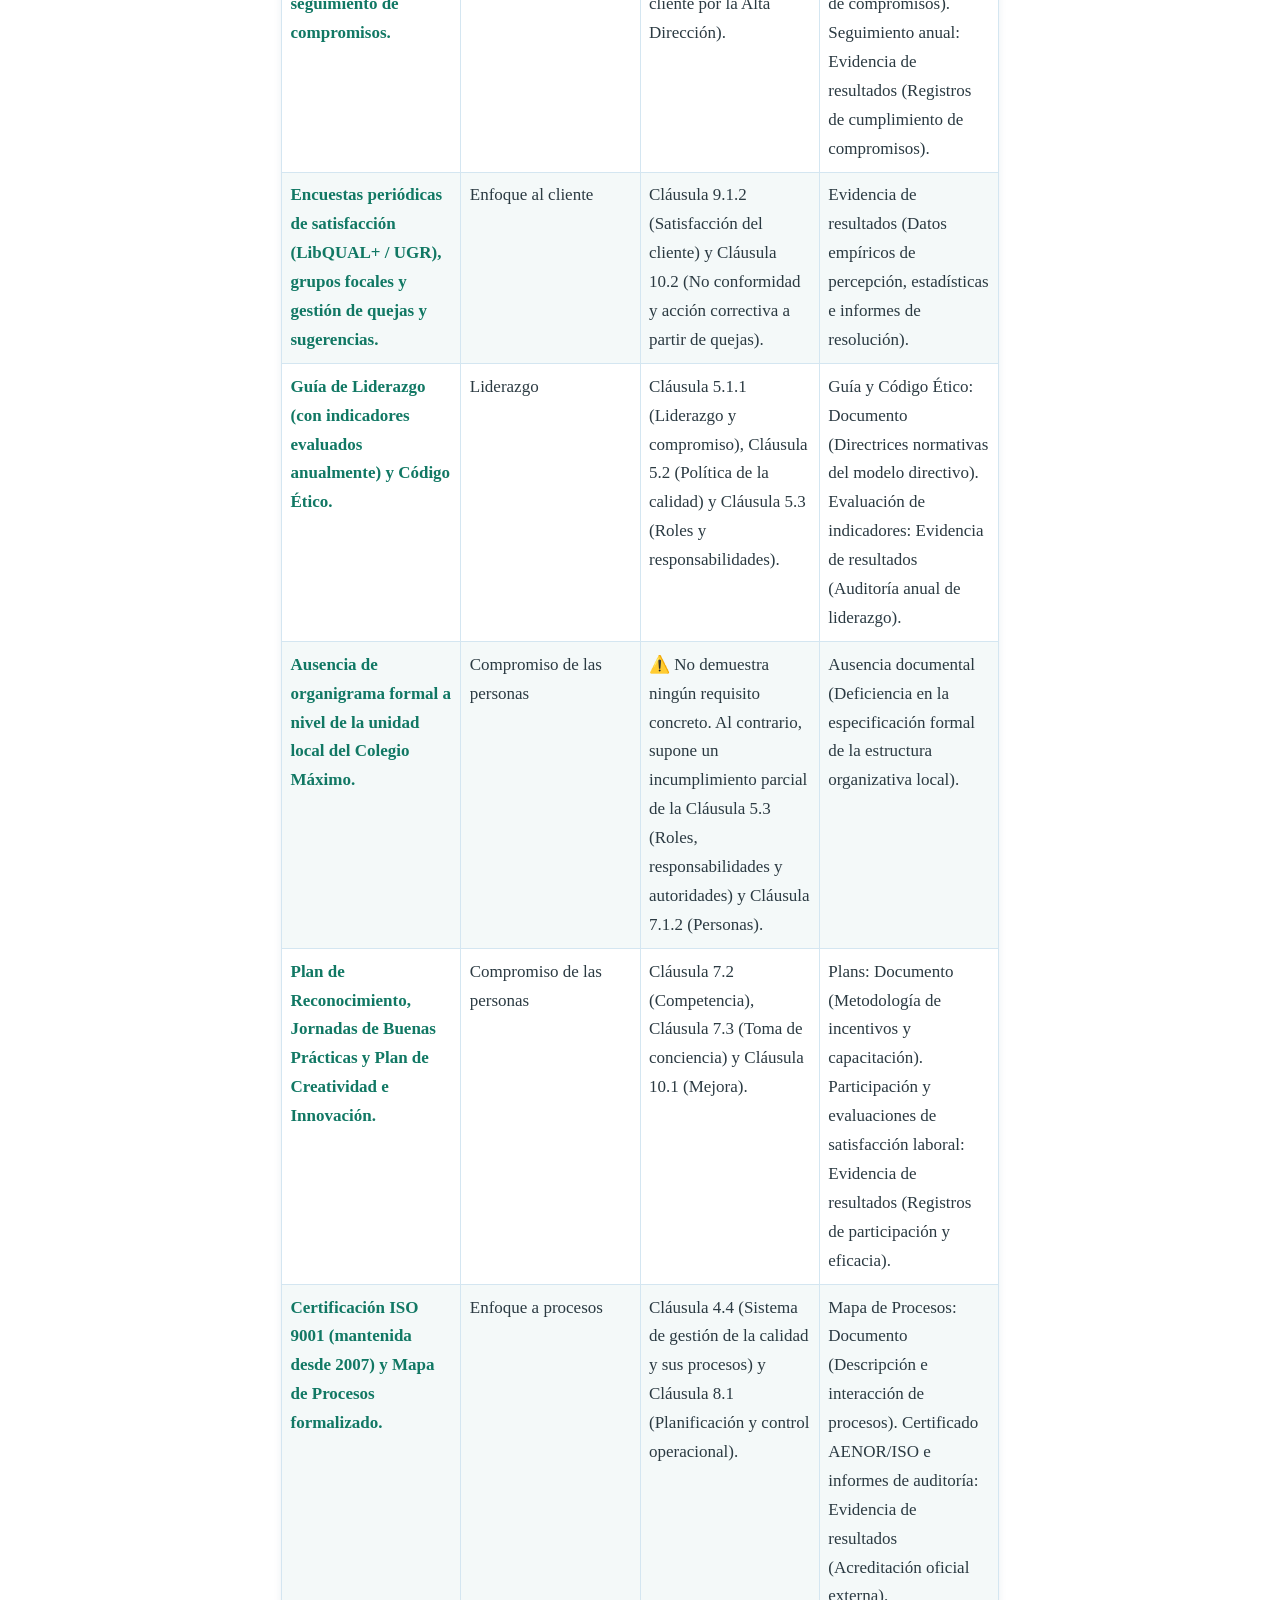
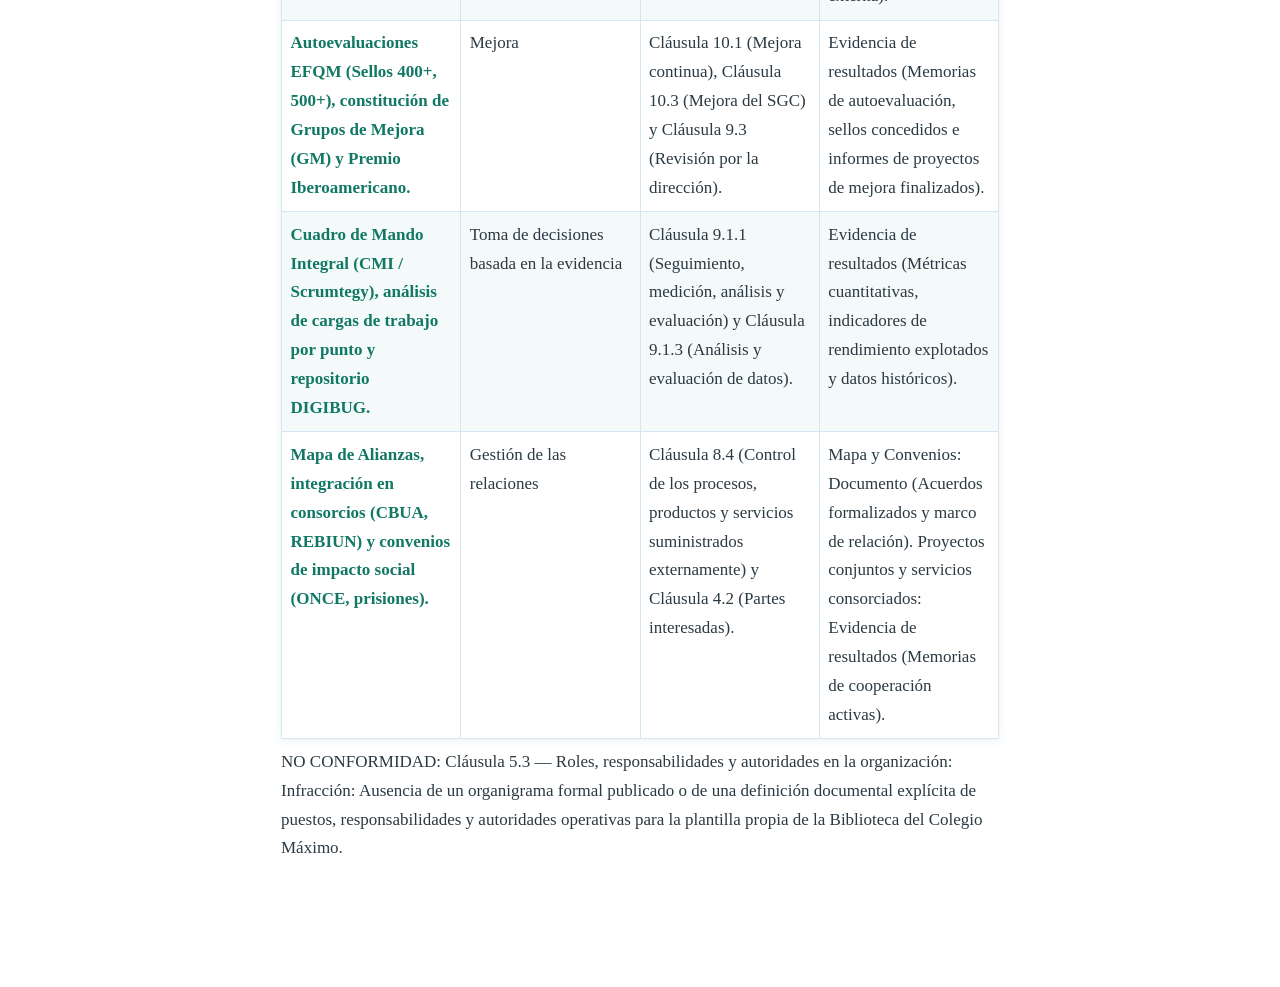
<file: docs/iso.html>
<!DOCTYPE html>
<html xmlns="http://www.w3.org/1999/xhtml" lang="en" xml:lang="en"><head>

<meta charset="utf-8">
<meta name="generator" content="quarto-1.10.19">

<meta name="viewport" content="width=device-width, initial-scale=1.0, user-scalable=yes">


<title>iso – Página Biblioteca Colegio Máximo</title>
<style>
/* Default styles provided by pandoc.
** See https://pandoc.org/MANUAL.html#variables-for-html for config info.
*/
span.smallcaps{font-variant: small-caps;}
div.columns{display: flex; gap: 1.5em;}
div.column{flex: auto;}
@media screen {
div.columns{gap: min(4vw, 1.5em);}
div.column{overflow-x: auto;}
}
div.hanging-indent{margin-left: 1.5em; text-indent: -1.5em;}
ul.task-list{list-style: none;}
ul.task-list li input[type="checkbox"] {
  width: 0.8em;
  margin: 0 0.8em 0.2em -1em; /* quarto-specific, see https://github.com/quarto-dev/quarto-cli/issues/4556 */ 
  vertical-align: middle;
}
</style>


<script src="site_libs/quarto-nav/quarto-nav.js"></script>
<script src="site_libs/quarto-nav/headroom.min.js"></script>
<script src="site_libs/clipboard/clipboard.min.js"></script>
<script src="site_libs/quarto-search/autocomplete.umd.js"></script>
<script src="site_libs/quarto-search/fuse.min.js"></script>
<script src="site_libs/quarto-search/quarto-search.js"></script>
<meta name="quarto:offset" content="./">
<script src="site_libs/quarto-html/quarto.js" type="module"></script>
<script src="site_libs/quarto-html/tabsets/tabsets.js" type="module"></script>
<script src="site_libs/quarto-html/popper.min.js"></script>
<script src="site_libs/quarto-html/tippy.umd.min.js"></script>
<script src="site_libs/quarto-html/anchor.min.js"></script>
<link href="site_libs/quarto-html/tippy.css" rel="stylesheet">
<link href="site_libs/quarto-html/quarto-syntax-highlighting-bf27225e3a48a9273f3daa8f8e829971.css" rel="stylesheet" id="quarto-text-highlighting-styles">
<script src="site_libs/bootstrap/bootstrap.min.js"></script>
<link href="site_libs/bootstrap/bootstrap-icons.css" rel="stylesheet">
<link href="site_libs/bootstrap/bootstrap-4e663f3a4ff1a491e18bd6a28adf0390.min.css" rel="stylesheet" append-hash="true" id="quarto-bootstrap" data-mode="light">
<script id="quarto-search-options" type="application/json">{
  "location": "navbar",
  "copy-button": false,
  "collapse-after": 3,
  "panel-placement": "end",
  "type": "overlay",
  "limit": 50,
  "keyboard-shortcut": [
    "f",
    "/",
    "s"
  ],
  "show-item-context": false,
  "language": {
    "search-no-results-text": "No results",
    "search-matching-documents-text": "matching documents",
    "search-copy-link-title": "Copy link to search",
    "search-hide-matches-text": "Hide additional matches",
    "search-more-match-text": "more match in this document",
    "search-more-matches-text": "more matches in this document",
    "search-clear-button-title": "Clear",
    "search-text-placeholder": "",
    "search-detached-cancel-button-title": "Cancel",
    "search-submit-button-title": "Submit",
    "search-label": "Search"
  }
}</script>


<link rel="stylesheet" href="styles.css">
</head>

<body class="nav-sidebar docked nav-fixed quarto-light">

<div id="quarto-search-results"></div>
  <header id="quarto-header" class="headroom fixed-top">
    <nav class="navbar navbar-expand-lg " data-bs-theme="dark">
      <div class="navbar-container container-fluid">
      <div class="navbar-brand-container mx-auto">
    <a class="navbar-brand" href="./index.html">
    <span class="navbar-title">Página Biblioteca Colegio Máximo</span>
    </a>
  </div>
            <div id="quarto-search" class="" title="Search"></div>
          <button class="navbar-toggler" type="button" data-bs-toggle="collapse" data-bs-target="#navbarCollapse" aria-controls="navbarCollapse" role="menu" aria-expanded="false" aria-label="Toggle navigation" onclick="if (window.quartoToggleHeadroom) { window.quartoToggleHeadroom(); }">
  <span class="navbar-toggler-icon"></span>
</button>
          <div class="collapse navbar-collapse" id="navbarCollapse">
            <ul class="navbar-nav navbar-nav-scroll me-auto">
  <li class="nav-item">
    <a class="nav-link active" href="./index.html" aria-current="page"> 
<span class="menu-text">Inicio</span></a>
  </li>  
</ul>
          </div> <!-- /navcollapse -->
            <div class="quarto-navbar-tools">
</div>
      </div> <!-- /container-fluid -->
    </nav>
  <nav class="quarto-secondary-nav">
    <div class="container-fluid d-flex">
      <button type="button" class="quarto-btn-toggle btn" data-bs-toggle="collapse" role="button" data-bs-target=".quarto-sidebar-collapse-item" aria-controls="quarto-sidebar" aria-expanded="false" aria-label="Toggle sidebar navigation" onclick="if (window.quartoToggleHeadroom) { window.quartoToggleHeadroom(); }">
        <i class="bi bi-layout-text-sidebar-reverse"></i>
      </button>
        <nav class="quarto-page-breadcrumbs" aria-label="breadcrumb"><ol class="breadcrumb"><li class="breadcrumb-item"><a href="./index.html">Inicio</a></li><li class="breadcrumb-item"><a href="./iso.html">ISOs</a></li></ol></nav>
        <a class="flex-grow-1" role="navigation" data-bs-toggle="collapse" data-bs-target=".quarto-sidebar-collapse-item" aria-controls="quarto-sidebar" aria-expanded="false" aria-label="Toggle sidebar navigation" onclick="if (window.quartoToggleHeadroom) { window.quartoToggleHeadroom(); }">      
        </a>
      <button type="button" class="btn quarto-search-button" aria-label="Search" onclick="window.quartoOpenSearch();">
        <i class="bi bi-search"></i>
      </button>
    </div>
  </nav>
</header>
<!-- content -->
<div id="quarto-content" class="quarto-container page-columns page-rows-contents page-layout-article page-navbar">
<!-- sidebar -->
  <nav id="quarto-sidebar" class="sidebar collapse collapse-horizontal quarto-sidebar-collapse-item sidebar-navigation docked overflow-auto">
        <div class="mt-2 flex-shrink-0 align-items-center">
        <div class="sidebar-search">
        <div id="quarto-search" class="" title="Search"></div>
        </div>
        </div>
    <div class="sidebar-menu-container"> 
    <ul class="list-unstyled mt-1">
        <li class="sidebar-item sidebar-item-section">
      <span class="sidebar-item-text sidebar-link text-start">
 <span class="menu-text">Biblioteca Colegio Máximo</span></span>
  </li>
        <li class="sidebar-item sidebar-item-section">
      <div class="sidebar-item-container"> 
            <a href="./index.html" class="sidebar-item-text sidebar-link">
 <span class="menu-text">Inicio</span></a>
          <a class="sidebar-item-toggle text-start" data-bs-toggle="collapse" data-bs-target="#" role="navigation" aria-expanded="true" aria-label="Toggle section">
            <i class="bi bi-chevron-right ms-2"></i>
          </a> 
      </div>
      <ul id="" class="collapse list-unstyled sidebar-section depth1 show">  
          <li class="sidebar-item">
  <div class="sidebar-item-container"> 
  <a href="./t1s1.html" class="sidebar-item-text sidebar-link">
 <span class="menu-text">Datos generales</span></a>
  </div>
</li>
          <li class="sidebar-item">
  <div class="sidebar-item-container"> 
  <a href="./flujosdetrabajo.html" class="sidebar-item-text sidebar-link">
 <span class="menu-text">Flujos de trabajo</span></a>
  </div>
</li>
          <li class="sidebar-item">
  <div class="sidebar-item-container"> 
  <a href="./gestioncalidad.html" class="sidebar-item-text sidebar-link">
 <span class="menu-text">Gestión de la calidad</span></a>
  </div>
</li>
          <li class="sidebar-item">
  <div class="sidebar-item-container"> 
  <a href="./disenodelisntrumento.html" class="sidebar-item-text sidebar-link">
 <span class="menu-text">Propuesta de diseño del instrumento de calidad percibida</span></a>
  </div>
</li>
          <li class="sidebar-item">
  <div class="sidebar-item-container"> 
  <a href="./estandarescalidad.html" class="sidebar-item-text sidebar-link">
 <span class="menu-text">Los estandares de calidad del Colegio Máximo</span></a>
  </div>
</li>
          <li class="sidebar-item">
  <div class="sidebar-item-container"> 
  <a href="./iso.html" class="sidebar-item-text sidebar-link active">
 <span class="menu-text">ISOs</span></a>
  </div>
</li>
          <li class="sidebar-item">
  <div class="sidebar-item-container"> 
  <a href="./benchmarking.html" class="sidebar-item-text sidebar-link">
 <span class="menu-text">Benckmarking</span></a>
  </div>
</li>
          <li class="sidebar-item">
  <div class="sidebar-item-container"> 
  <a href="./benchmarkingpracticaguiada.html" class="sidebar-item-text sidebar-link">
 <span class="menu-text">Benckmarking - Práctica Guiada</span></a>
  </div>
</li>
          <li class="sidebar-item">
  <div class="sidebar-item-container"> 
  <a href="./elcontextodelaorganizacion.html" class="sidebar-item-text sidebar-link">
 <span class="menu-text">El contexto de la organización</span></a>
  </div>
</li>
      </ul>
  </li>
    </ul>
    </div>
</nav>
<div id="quarto-sidebar-glass" class="quarto-sidebar-collapse-item" data-bs-toggle="collapse" data-bs-target=".quarto-sidebar-collapse-item"></div>
<!-- margin-sidebar -->
    <div id="quarto-margin-sidebar" class="sidebar margin-sidebar">
        <nav id="TOC" role="doc-toc" class="toc-active">
    <h2 id="toc-title">On this page</h2>
   
  <ul>
  <li><a href="#aula-iso-9001-iso-9004-y-efqm" id="toc-aula-iso-9001-iso-9004-y-efqm" class="nav-link active" data-scroll-target="#aula-iso-9001-iso-9004-y-efqm">Aula: ISO 9001, ISO 9004 y EFQM</a></li>
  </ul>
</nav>
    </div>
<!-- main -->
<main class="content" id="quarto-document-content"><header id="title-block-header" class="quarto-title-block"><nav class="quarto-page-breadcrumbs quarto-title-breadcrumbs d-none d-lg-block" aria-label="breadcrumb"><ol class="breadcrumb"><li class="breadcrumb-item"><a href="./index.html">Inicio</a></li><li class="breadcrumb-item"><a href="./iso.html">ISOs</a></li></ol></nav></header>




<section id="aula-iso-9001-iso-9004-y-efqm" class="level1">
<h1>Aula: ISO 9001, ISO 9004 y EFQM</h1>
<p><strong>TAREA A:</strong></p>
<table class="caption-top table">
<colgroup>
<col style="width: 33%">
<col style="width: 33%">
<col style="width: 33%">
</colgroup>
<thead>
<tr class="header">
<th style="text-align: left;">Parte del sistema</th>
<th style="text-align: left;">¿Qué entra dentro del Colegio Máximo?</th>
<th style="text-align: left;">¿Quién lo decide: el Colegio Máximo, la BUG o la UGR?</th>
</tr>
</thead>
<tbody>
<tr class="odd">
<td style="text-align: left;"><strong>Entradas</strong></td>
<td style="text-align: left;">Presupuesto asignado, equipamiento tecnológico (63 ordenadores, escáneres, arcos antihurto, impresoras 3D del Bibliomaker), solicitudes y necesidades de información de la comunidad universitaria de Comunicación, Documentación y Odontología, y directrices normativas procedentes de la matriz.</td>
<td style="text-align: left;"><strong>BUG / UGR</strong> La UGR asigna el presupuesto general e infraestructuras; la BUG gestiona las adquisiciones centralizadas de suscripciones e infraestructura global; el Colegio Máximo canaliza y transmite las necesidades locales de sus facultades.</td>
</tr>
<tr class="even">
<td style="text-align: left;"><strong>Frontera (alcance)</strong></td>
<td style="text-align: left;">Los límites físicos y operativos de la unidad local: espacio de 489 m² (1.ª planta de Comunicación y Documentación), 170 puestos de consulta, colección especializada en acceso libre e instalaciones del Bibliomaker. El alcance de la ISO 9001 no es un certificado propio, sino que se integra en el certificado anual global de la UGR, sometiéndose a auditorías en bibliotecas de centro seleccionadas.</td>
<td style="text-align: left;"><strong>UGR / BUG</strong> La UGR establece el alcance de la certificación de calidad institucional de toda la universidad; la BUG organiza la inclusión de las bibliotecas en el ciclo de auditorías; el Colegio Máximo no tiene margen de decisión sobre su alcance certificado.</td>
</tr>
<tr class="odd">
<td style="text-align: left;"><strong>Liderazgo</strong></td>
<td style="text-align: left;">Articulación del liderazgo a nivel de punto de servicio: coordinación del equipo presencial, motivación de la plantilla local, organización del mostrador de atención al público y distribución de tareas operativas diarias.</td>
<td style="text-align: left;"><strong>BUG (definición) / Colegio Máximo (ejecución)</strong> La BUG define formalmente la Guía de Liderazgo, el Código Ético y la estructura de puestos; la persona responsable del Colegio Máximo ejerce el liderazgo operativo diario coordinando a su equipo local.</td>
</tr>
<tr class="even">
<td style="text-align: left;"><strong>Planificar</strong></td>
<td style="text-align: left;">Definición de metas locales alineadas con la Estrategia BUG 2024–2031 y el Plan Director UGR: previsión de horarios de sala según el calendario oficial, organización de turnos de atención y planificación de talleres formativos locales.</td>
<td style="text-align: left;"><strong>BUG / UGR (estratégico) y Colegio Máximo (operativo local)</strong> Los planes estratégicos, la Carta de Servicios y los compromisos de calidad son fijados por la BUG/UGR; el Colegio Máximo adapta la planificación operativa a su calendario y necesidades locales.</td>
</tr>
<tr class="odd">
<td style="text-align: left;"><strong>Hacer</strong></td>
<td style="text-align: left;">Ejecución directa de las operaciones cotidianas: préstamo y devolución de documentos, atención e información en mostrador, gestión del acceso libre a colecciones, ordenación física de fondos (CDU y método Ad Hoc), uso del Bibliomaker Máximo y alfabetización informacional.</td>
<td style="text-align: left;"><strong>Colegio Máximo</strong> El personal de la unidad local ejecuta directamente los servicios cotidianos, aplicando los procedimientos normalizados y las herramientas del sistema centralizado (catálogo Granatensis) fijados por la BUG.</td>
</tr>
<tr class="even">
<td style="text-align: left;"><strong>Verificar</strong></td>
<td style="text-align: left;">Recogida de evidencias e indicadores locales: recuento de préstamos y accesos presenciales, registro de quejas y sugerencias en mostrador, participación en encuestas de satisfacción (LibQUAL, encuestas UGR) e inspecciones/auditorías internas de ISO 9001.</td>
<td style="text-align: left;"><strong>BUG / UGR</strong> La BUG diseña los instrumentos de evaluación, centraliza el Cuadro de Mando Integral (CMI/Scrumtegy) y coordina las auditorías ISO 9001; el Colegio Máximo es el punto de recogida de datos y la unidad auditada.</td>
</tr>
<tr class="odd">
<td style="text-align: left;"><strong>Actuar</strong></td>
<td style="text-align: left;">Aplicación de acciones correctoras tras auditorías ISO 9001, resolución de incidencias en el mostrador e integración del personal local en Equipos de Mejora (EM) y Grupos de Trabajo (GT) para perfeccionar los procesos.</td>
<td style="text-align: left;"><strong>BUG (decisión estratégica) / Colegio Máximo (ejecución local)</strong> La BUG aprueba los Planes de Mejora formales e inversión de recursos; el Colegio Máximo ejecuta las correcciones operativas directas en la sala de lectura y mostradores.</td>
</tr>
<tr class="even">
<td style="text-align: left;"><strong>Salidas</strong></td>
<td style="text-align: left;">Resultados finales prestados: usuarios atendidos, documentos prestados, puestos de estudio utilizados, formación impartida, prototipos en el Bibliomaker, satisfacción registrada e informes/memorias de actividad.</td>
<td style="text-align: left;"><strong>Ambos (Colegio Máximo como emisor operativo / BUG como consolidador)</strong> Las salidas se producen por la prestación directa del servicio en el Colegio Máximo, pero son evaluadas y consolidadas globalmente por la BUG en el Anuario institucional.</td>
</tr>
</tbody>
</table>
<p><strong>TAREA B:</strong></p>
<table class="caption-top table">
<colgroup>
<col style="width: 25%">
<col style="width: 25%">
<col style="width: 25%">
<col style="width: 25%">
</colgroup>
<thead>
<tr class="header">
<th style="text-align: left;">Evidencia (sesión 1)</th>
<th style="text-align: left;">Principio</th>
<th style="text-align: left;">Cláusula que demuestra</th>
<th style="text-align: left;">¿Documento o evidencia de resultados?</th>
</tr>
</thead>
<tbody>
<tr class="odd">
<td style="text-align: left;"><strong>Carta de Servicios (publicada en el BOJA) e informes anuales de seguimiento de compromisos.</strong></td>
<td style="text-align: left;">Enfoque al cliente</td>
<td style="text-align: left;">Cláusula 8.2.1 (Comunicación con el cliente) y Cláusula 5.1.2 (Enfoque al cliente por la Alta Dirección).</td>
<td style="text-align: left;">Carta de Servicios: Documento (Información documentada pública de compromisos). Seguimiento anual: Evidencia de resultados (Registros de cumplimiento de compromisos).</td>
</tr>
<tr class="even">
<td style="text-align: left;"><strong>Encuestas periódicas de satisfacción (LibQUAL+ / UGR), grupos focales y gestión de quejas y sugerencias.</strong></td>
<td style="text-align: left;">Enfoque al cliente</td>
<td style="text-align: left;">Cláusula 9.1.2 (Satisfacción del cliente) y Cláusula 10.2 (No conformidad y acción correctiva a partir de quejas).</td>
<td style="text-align: left;">Evidencia de resultados (Datos empíricos de percepción, estadísticas e informes de resolución).</td>
</tr>
<tr class="odd">
<td style="text-align: left;"><strong>Guía de Liderazgo (con indicadores evaluados anualmente) y Código Ético.</strong></td>
<td style="text-align: left;">Liderazgo</td>
<td style="text-align: left;">Cláusula 5.1.1 (Liderazgo y compromiso), Cláusula 5.2 (Política de la calidad) y Cláusula 5.3 (Roles y responsabilidades).</td>
<td style="text-align: left;">Guía y Código Ético: Documento (Directrices normativas del modelo directivo). Evaluación de indicadores: Evidencia de resultados (Auditoría anual de liderazgo).</td>
</tr>
<tr class="even">
<td style="text-align: left;"><strong>Ausencia de organigrama formal a nivel de la unidad local del Colegio Máximo.</strong></td>
<td style="text-align: left;">Compromiso de las personas</td>
<td style="text-align: left;">⚠️ No demuestra ningún requisito concreto. Al contrario, supone un incumplimiento parcial de la Cláusula 5.3 (Roles, responsabilidades y autoridades) y Cláusula 7.1.2 (Personas).</td>
<td style="text-align: left;">Ausencia documental (Deficiencia en la especificación formal de la estructura organizativa local).</td>
</tr>
<tr class="odd">
<td style="text-align: left;"><strong>Plan de Reconocimiento, Jornadas de Buenas Prácticas y Plan de Creatividad e Innovación.</strong></td>
<td style="text-align: left;">Compromiso de las personas</td>
<td style="text-align: left;">Cláusula 7.2 (Competencia), Cláusula 7.3 (Toma de conciencia) y Cláusula 10.1 (Mejora).</td>
<td style="text-align: left;">Plans: Documento (Metodología de incentivos y capacitación). Participación y evaluaciones de satisfacción laboral: Evidencia de resultados (Registros de participación y eficacia).</td>
</tr>
<tr class="even">
<td style="text-align: left;"><strong>Certificación ISO 9001 (mantenida desde 2007) y Mapa de Procesos formalizado.</strong></td>
<td style="text-align: left;">Enfoque a procesos</td>
<td style="text-align: left;">Cláusula 4.4 (Sistema de gestión de la calidad y sus procesos) y Cláusula 8.1 (Planificación y control operacional).</td>
<td style="text-align: left;">Mapa de Procesos: Documento (Descripción e interacción de procesos). Certificado AENOR/ISO e informes de auditoría: Evidencia de resultados (Acreditación oficial externa).</td>
</tr>
<tr class="odd">
<td style="text-align: left;"><strong>Autoevaluaciones EFQM (Sellos 400+, 500+), constitución de Grupos de Mejora (GM) y Premio Iberoamericano.</strong></td>
<td style="text-align: left;">Mejora</td>
<td style="text-align: left;">Cláusula 10.1 (Mejora continua), Cláusula 10.3 (Mejora del SGC) y Cláusula 9.3 (Revisión por la dirección).</td>
<td style="text-align: left;">Evidencia de resultados (Memorias de autoevaluación, sellos concedidos e informes de proyectos de mejora finalizados).</td>
</tr>
<tr class="even">
<td style="text-align: left;"><strong>Cuadro de Mando Integral (CMI / Scrumtegy), análisis de cargas de trabajo por punto y repositorio DIGIBUG.</strong></td>
<td style="text-align: left;">Toma de decisiones basada en la evidencia</td>
<td style="text-align: left;">Cláusula 9.1.1 (Seguimiento, medición, análisis y evaluación) y Cláusula 9.1.3 (Análisis y evaluación de datos).</td>
<td style="text-align: left;">Evidencia de resultados (Métricas cuantitativas, indicadores de rendimiento explotados y datos históricos).</td>
</tr>
<tr class="odd">
<td style="text-align: left;"><strong>Mapa de Alianzas, integración en consorcios (CBUA, REBIUN) y convenios de impacto social (ONCE, prisiones).</strong></td>
<td style="text-align: left;">Gestión de las relaciones</td>
<td style="text-align: left;">Cláusula 8.4 (Control de los procesos, productos y servicios suministrados externamente) y Cláusula 4.2 (Partes interesadas).</td>
<td style="text-align: left;">Mapa y Convenios: Documento (Acuerdos formalizados y marco de relación). Proyectos conjuntos y servicios consorciados: Evidencia de resultados (Memorias de cooperación activas).</td>
</tr>
</tbody>
</table>
<p>NO CONFORMIDAD: Cláusula 5.3 — Roles, responsabilidades y autoridades en la organización: Infracción: Ausencia de un organigrama formal publicado o de una definición documental explícita de puestos, responsabilidades y autoridades operativas para la plantilla propia de la Biblioteca del Colegio Máximo.</p>


</section>

</main> <!-- /main -->
<script id="quarto-html-after-body" type="application/javascript">
  window.document.addEventListener("DOMContentLoaded", function (event) {
    const icon = "";
    const anchorJS = new window.AnchorJS();
    anchorJS.options = {
      placement: 'right',
      icon: icon
    };
    anchorJS.add('.anchored');
    const isCodeAnnotation = (el) => {
      for (const clz of el.classList) {
        if (clz.startsWith('code-annotation-')) {                     
          return true;
        }
      }
      return false;
    }
    const onCopySuccess = function(e) {
      // button target
      const button = e.trigger;
      // don't keep focus
      button.blur();
      // flash "checked"
      button.classList.add('code-copy-button-checked');
      var currentTitle = button.getAttribute("title");
      button.setAttribute("title", "Copied!");
      let tooltip;
      if (window.bootstrap) {
        button.setAttribute("data-bs-toggle", "tooltip");
        button.setAttribute("data-bs-placement", "left");
        button.setAttribute("data-bs-title", "Copied!");
        tooltip = new bootstrap.Tooltip(button, 
          { trigger: "manual", 
            customClass: "code-copy-button-tooltip",
            offset: [0, -8]});
        tooltip.show();    
      }
      setTimeout(function() {
        if (tooltip) {
          tooltip.hide();
          button.removeAttribute("data-bs-title");
          button.removeAttribute("data-bs-toggle");
          button.removeAttribute("data-bs-placement");
        }
        button.setAttribute("title", currentTitle);
        button.classList.remove('code-copy-button-checked');
      }, 1000);
      // clear code selection
      e.clearSelection();
    }
    const getTextToCopy = function(trigger) {
      const outerScaffold = trigger.parentElement.cloneNode(true);
      const codeEl = outerScaffold.querySelector('code');
      for (const childEl of codeEl.children) {
        if (isCodeAnnotation(childEl)) {
          childEl.remove();
        }
      }
      return codeEl.innerText;
    }
    const clipboard = new window.ClipboardJS('.code-copy-button:not([data-in-quarto-modal])', {
      text: getTextToCopy
    });
    clipboard.on('success', onCopySuccess);
    if (window.document.getElementById('quarto-embedded-source-code-modal')) {
      const clipboardModal = new window.ClipboardJS('.code-copy-button[data-in-quarto-modal]', {
        text: getTextToCopy,
        container: window.document.getElementById('quarto-embedded-source-code-modal')
      });
      clipboardModal.on('success', onCopySuccess);
    }
      var localhostRegex = new RegExp(/^(?:http|https):\/\/localhost\:?[0-9]*\//);
      var mailtoRegex = new RegExp(/^mailto:/);
        var filterRegex = new RegExp('/' + window.location.host + '/');
      var isInternal = (href) => {
          return filterRegex.test(href) || localhostRegex.test(href) || mailtoRegex.test(href);
      }
      // Inspect non-navigation links and adorn them if external
     var links = window.document.querySelectorAll('a[href]:not(.nav-link):not(.navbar-brand):not(.toc-action):not(.sidebar-link):not(.sidebar-item-toggle):not(.pagination-link):not(.no-external):not([aria-hidden]):not(.dropdown-item):not(.quarto-navigation-tool):not(.about-link)');
      for (var i=0; i<links.length; i++) {
        const link = links[i];
        if (!isInternal(link.href)) {
          // undo the damage that might have been done by quarto-nav.js in the case of
          // links that we want to consider external
          if (link.dataset.originalHref !== undefined) {
            link.href = link.dataset.originalHref;
          }
        }
      }
    function tippyHover(el, contentFn, onTriggerFn, onUntriggerFn) {
      const config = {
        allowHTML: true,
        maxWidth: 500,
        delay: 100,
        arrow: false,
        appendTo: function(el) {
            return el.parentElement;
        },
        interactive: true,
        interactiveBorder: 10,
        theme: 'quarto',
        placement: 'bottom-start',
      };
      if (contentFn) {
        config.content = contentFn;
      }
      if (onTriggerFn) {
        config.onTrigger = onTriggerFn;
      }
      if (onUntriggerFn) {
        config.onUntrigger = onUntriggerFn;
      }
      window.tippy(el, config); 
    }
    const noterefs = window.document.querySelectorAll('a[role="doc-noteref"]');
    for (var i=0; i<noterefs.length; i++) {
      const ref = noterefs[i];
      tippyHover(ref, function() {
        // use id or data attribute instead here
        let href = ref.getAttribute('data-footnote-href') || ref.getAttribute('href');
        try { href = new URL(href).hash; } catch {}
        const id = href.replace(/^#\/?/, "");
        const note = window.document.getElementById(id);
        if (note) {
          return note.innerHTML;
        } else {
          return "";
        }
      });
    }
    const xrefs = window.document.querySelectorAll('a.quarto-xref');
    const processXRef = (id, note) => {
      // Strip column container classes
      const stripColumnClz = (el) => {
        el.classList.remove("page-full", "page-columns");
        if (el.children) {
          for (const child of el.children) {
            stripColumnClz(child);
          }
        }
      }
      stripColumnClz(note)
      if (id === null || id.startsWith('sec-')) {
        // Special case sections, only their first couple elements
        const container = document.createElement("div");
        if (note.children && note.children.length > 2) {
          container.appendChild(note.children[0].cloneNode(true));
          for (let i = 1; i < note.children.length; i++) {
            const child = note.children[i];
            if (child.tagName === "P" && child.innerText === "") {
              continue;
            } else {
              container.appendChild(child.cloneNode(true));
              break;
            }
          }
          if (window.Quarto?.typesetMath) {
            window.Quarto.typesetMath(container);
          }
          return container.innerHTML
        } else {
          if (window.Quarto?.typesetMath) {
            window.Quarto.typesetMath(note);
          }
          return note.innerHTML;
        }
      } else {
        // Remove any anchor links if they are present
        const anchorLink = note.querySelector('a.anchorjs-link');
        if (anchorLink) {
          anchorLink.remove();
        }
        if (window.Quarto?.typesetMath) {
          window.Quarto.typesetMath(note);
        }
        if (note.classList.contains("callout")) {
          return note.outerHTML;
        } else {
          return note.innerHTML;
        }
      }
    }
    for (var i=0; i<xrefs.length; i++) {
      const xref = xrefs[i];
      tippyHover(xref, undefined, function(instance) {
        instance.disable();
        let url = xref.getAttribute('href');
        let hash = undefined; 
        if (url.startsWith('#')) {
          hash = url;
        } else {
          try { hash = new URL(url).hash; } catch {}
        }
        if (hash) {
          const id = hash.replace(/^#\/?/, "");
          const note = window.document.getElementById(id);
          if (note !== null) {
            try {
              const html = processXRef(id, note.cloneNode(true));
              instance.setContent(html);
            } finally {
              instance.enable();
              instance.show();
            }
          } else {
            // See if we can fetch this
            fetch(url.split('#')[0])
            .then(res => res.text())
            .then(html => {
              const parser = new DOMParser();
              const htmlDoc = parser.parseFromString(html, "text/html");
              const note = htmlDoc.getElementById(id);
              if (note !== null) {
                const html = processXRef(id, note);
                instance.setContent(html);
              } 
            }).finally(() => {
              instance.enable();
              instance.show();
            });
          }
        } else {
          // See if we can fetch a full url (with no hash to target)
          // This is a special case and we should probably do some content thinning / targeting
          fetch(url)
          .then(res => res.text())
          .then(html => {
            const parser = new DOMParser();
            const htmlDoc = parser.parseFromString(html, "text/html");
            const note = htmlDoc.querySelector('main.content');
            if (note !== null) {
              // This should only happen for chapter cross references
              // (since there is no id in the URL)
              // remove the first header
              if (note.children.length > 0 && note.children[0].tagName === "HEADER") {
                note.children[0].remove();
              }
              const html = processXRef(null, note);
              instance.setContent(html);
            } 
          }).finally(() => {
            instance.enable();
            instance.show();
          });
        }
      }, function(instance) {
      });
    }
        let selectedAnnoteEl;
        const selectorForAnnotation = ( cell, annotation) => {
          let cellAttr = 'data-code-cell="' + cell + '"';
          let lineAttr = 'data-code-annotation="' +  annotation + '"';
          const selector = 'span[' + cellAttr + '][' + lineAttr + ']';
          return selector;
        }
        const selectCodeLines = (annoteEl) => {
          const doc = window.document;
          const targetCell = annoteEl.getAttribute("data-target-cell");
          const targetAnnotation = annoteEl.getAttribute("data-target-annotation");
          const annoteSpan = window.document.querySelector(selectorForAnnotation(targetCell, targetAnnotation));
          const lines = annoteSpan.getAttribute("data-code-lines").split(",");
          const lineIds = lines.map((line) => {
            return targetCell + "-" + line;
          })
          let top = null;
          let height = null;
          let parent = null;
          if (lineIds.length > 0) {
              //compute the position of the single el (top and bottom and make a div)
              const el = window.document.getElementById(lineIds[0]);
              top = el.offsetTop;
              height = el.offsetHeight;
              parent = el.parentElement.parentElement;
            if (lineIds.length > 1) {
              const lastEl = window.document.getElementById(lineIds[lineIds.length - 1]);
              const bottom = lastEl.offsetTop + lastEl.offsetHeight;
              height = bottom - top;
            }
            if (top !== null && height !== null && parent !== null) {
              // cook up a div (if necessary) and position it 
              let div = window.document.getElementById("code-annotation-line-highlight");
              if (div === null) {
                div = window.document.createElement("div");
                div.setAttribute("id", "code-annotation-line-highlight");
                div.style.position = 'absolute';
                parent.appendChild(div);
              }
              div.style.top = top - 2 + "px";
              div.style.height = height + 4 + "px";
              div.style.left = 0;
              let gutterDiv = window.document.getElementById("code-annotation-line-highlight-gutter");
              if (gutterDiv === null) {
                gutterDiv = window.document.createElement("div");
                gutterDiv.setAttribute("id", "code-annotation-line-highlight-gutter");
                gutterDiv.style.position = 'absolute';
                const codeCell = window.document.getElementById(targetCell);
                const gutter = codeCell.querySelector('.code-annotation-gutter');
                gutter.appendChild(gutterDiv);
              }
              gutterDiv.style.top = top - 2 + "px";
              gutterDiv.style.height = height + 4 + "px";
            }
            selectedAnnoteEl = annoteEl;
          }
        };
        const unselectCodeLines = () => {
          const elementsIds = ["code-annotation-line-highlight", "code-annotation-line-highlight-gutter"];
          elementsIds.forEach((elId) => {
            const div = window.document.getElementById(elId);
            if (div) {
              div.remove();
            }
          });
          selectedAnnoteEl = undefined;
        };
          // Handle positioning of the toggle
      window.addEventListener(
        "resize",
        throttle(() => {
          elRect = undefined;
          if (selectedAnnoteEl) {
            selectCodeLines(selectedAnnoteEl);
          }
        }, 10)
      );
      function throttle(fn, ms) {
      let throttle = false;
      let timer;
        return (...args) => {
          if(!throttle) { // first call gets through
              fn.apply(this, args);
              throttle = true;
          } else { // all the others get throttled
              if(timer) clearTimeout(timer); // cancel #2
              timer = setTimeout(() => {
                fn.apply(this, args);
                timer = throttle = false;
              }, ms);
          }
        };
      }
        // Attach click handler to the DT
        const annoteDls = window.document.querySelectorAll('dt[data-target-cell]');
        for (const annoteDlNode of annoteDls) {
          annoteDlNode.addEventListener('click', (event) => {
            const clickedEl = event.target;
            if (clickedEl !== selectedAnnoteEl) {
              unselectCodeLines();
              const activeEl = window.document.querySelector('dt[data-target-cell].code-annotation-active');
              if (activeEl) {
                activeEl.classList.remove('code-annotation-active');
              }
              selectCodeLines(clickedEl);
              clickedEl.classList.add('code-annotation-active');
            } else {
              // Unselect the line
              unselectCodeLines();
              clickedEl.classList.remove('code-annotation-active');
            }
          });
        }
    const findCites = (el) => {
      const parentEl = el.parentElement;
      if (parentEl) {
        const cites = parentEl.dataset.cites;
        if (cites) {
          return {
            el,
            cites: cites.split(' ')
          };
        } else {
          return findCites(el.parentElement)
        }
      } else {
        return undefined;
      }
    };
    var bibliorefs = window.document.querySelectorAll('a[role="doc-biblioref"]');
    for (var i=0; i<bibliorefs.length; i++) {
      const ref = bibliorefs[i];
      const citeInfo = findCites(ref);
      if (citeInfo) {
        tippyHover(citeInfo.el, function() {
          var popup = window.document.createElement('div');
          citeInfo.cites.forEach(function(cite) {
            var citeDiv = window.document.createElement('div');
            citeDiv.classList.add('hanging-indent');
            citeDiv.classList.add('csl-entry');
            var biblioDiv = window.document.getElementById('ref-' + cite);
            if (biblioDiv) {
              citeDiv.innerHTML = biblioDiv.innerHTML;
            }
            popup.appendChild(citeDiv);
          });
          return popup.innerHTML;
        });
      }
    }
  });
  </script>
</div> <!-- /content -->




</body></html>
</file>
<file: docs/site_libs/quarto-html/tippy.css>
.tippy-box[data-animation=fade][data-state=hidden]{opacity:0}[data-tippy-root]{max-width:calc(100vw - 10px)}.tippy-box{position:relative;background-color:#333;color:#fff;border-radius:4px;font-size:14px;line-height:1.4;white-space:normal;outline:0;transition-property:transform,visibility,opacity}.tippy-box[data-placement^=top]>.tippy-arrow{bottom:0}.tippy-box[data-placement^=top]>.tippy-arrow:before{bottom:-7px;left:0;border-width:8px 8px 0;border-top-color:initial;transform-origin:center top}.tippy-box[data-placement^=bottom]>.tippy-arrow{top:0}.tippy-box[data-placement^=bottom]>.tippy-arrow:before{top:-7px;left:0;border-width:0 8px 8px;border-bottom-color:initial;transform-origin:center bottom}.tippy-box[data-placement^=left]>.tippy-arrow{right:0}.tippy-box[data-placement^=left]>.tippy-arrow:before{border-width:8px 0 8px 8px;border-left-color:initial;right:-7px;transform-origin:center left}.tippy-box[data-placement^=right]>.tippy-arrow{left:0}.tippy-box[data-placement^=right]>.tippy-arrow:before{left:-7px;border-width:8px 8px 8px 0;border-right-color:initial;transform-origin:center right}.tippy-box[data-inertia][data-state=visible]{transition-timing-function:cubic-bezier(.54,1.5,.38,1.11)}.tippy-arrow{width:16px;height:16px;color:#333}.tippy-arrow:before{content:"";position:absolute;border-color:transparent;border-style:solid}.tippy-content{position:relative;padding:5px 9px;z-index:1}
</file>
<file: docs/site_libs/quarto-html/quarto-syntax-highlighting-bf27225e3a48a9273f3daa8f8e829971.css>
/* quarto syntax highlight colors */
:root {
  --quarto-hl-ot-color: #003B4F;
  --quarto-hl-at-color: #657422;
  --quarto-hl-ss-color: #20794D;
  --quarto-hl-an-color: #5E5E5E;
  --quarto-hl-fu-color: #4758AB;
  --quarto-hl-st-color: #20794D;
  --quarto-hl-cf-color: #003B4F;
  --quarto-hl-op-color: #5E5E5E;
  --quarto-hl-er-color: #AD0000;
  --quarto-hl-bn-color: #AD0000;
  --quarto-hl-al-color: #AD0000;
  --quarto-hl-va-color: #111111;
  --quarto-hl-bu-color: inherit;
  --quarto-hl-ex-color: inherit;
  --quarto-hl-pp-color: #AD0000;
  --quarto-hl-in-color: #5E5E5E;
  --quarto-hl-vs-color: #20794D;
  --quarto-hl-wa-color: #5E5E5E;
  --quarto-hl-do-color: #5E5E5E;
  --quarto-hl-im-color: #00769E;
  --quarto-hl-ch-color: #20794D;
  --quarto-hl-dt-color: #AD0000;
  --quarto-hl-fl-color: #AD0000;
  --quarto-hl-co-color: #5E5E5E;
  --quarto-hl-cv-color: #5E5E5E;
  --quarto-hl-cn-color: #8f5902;
  --quarto-hl-sc-color: #5E5E5E;
  --quarto-hl-dv-color: #AD0000;
  --quarto-hl-kw-color: #003B4F;
}

/* other quarto variables */
:root {
  --quarto-font-monospace: SFMono-Regular, Menlo, Monaco, Consolas, "Liberation Mono", "Courier New", monospace;
}

/* syntax highlight based on Pandoc's rules */
pre > code.sourceCode > span {
  color: #003B4F;
}

code.sourceCode > span {
  color: #003B4F;
}

div.sourceCode,
div.sourceCode pre.sourceCode {
  color: #003B4F;
}

/* Normal */
code span {
  color: #003B4F;
}

/* Alert */
code span.al {
  color: #AD0000;
  font-style: inherit;
}

/* Annotation */
code span.an {
  color: #5E5E5E;
  font-style: inherit;
}

/* Attribute */
code span.at {
  color: #657422;
  font-style: inherit;
}

/* BaseN */
code span.bn {
  color: #AD0000;
  font-style: inherit;
}

/* BuiltIn */
code span.bu {
  font-style: inherit;
}

/* ControlFlow */
code span.cf {
  color: #003B4F;
  font-weight: bold;
  font-style: inherit;
}

/* Char */
code span.ch {
  color: #20794D;
  font-style: inherit;
}

/* Constant */
code span.cn {
  color: #8f5902;
  font-style: inherit;
}

/* Comment */
code span.co {
  color: #5E5E5E;
  font-style: inherit;
}

/* CommentVar */
code span.cv {
  color: #5E5E5E;
  font-style: italic;
}

/* Documentation */
code span.do {
  color: #5E5E5E;
  font-style: italic;
}

/* DataType */
code span.dt {
  color: #AD0000;
  font-style: inherit;
}

/* DecVal */
code span.dv {
  color: #AD0000;
  font-style: inherit;
}

/* Error */
code span.er {
  color: #AD0000;
  font-style: inherit;
}

/* Extension */
code span.ex {
  font-style: inherit;
}

/* Float */
code span.fl {
  color: #AD0000;
  font-style: inherit;
}

/* Function */
code span.fu {
  color: #4758AB;
  font-style: inherit;
}

/* Import */
code span.im {
  color: #00769E;
  font-style: inherit;
}

/* Information */
code span.in {
  color: #5E5E5E;
  font-style: inherit;
}

/* Keyword */
code span.kw {
  color: #003B4F;
  font-weight: bold;
  font-style: inherit;
}

/* Operator */
code span.op {
  color: #5E5E5E;
  font-style: inherit;
}

/* Other */
code span.ot {
  color: #003B4F;
  font-style: inherit;
}

/* Preprocessor */
code span.pp {
  color: #AD0000;
  font-style: inherit;
}

/* SpecialChar */
code span.sc {
  color: #5E5E5E;
  font-style: inherit;
}

/* SpecialString */
code span.ss {
  color: #20794D;
  font-style: inherit;
}

/* String */
code span.st {
  color: #20794D;
  font-style: inherit;
}

/* Variable */
code span.va {
  color: #111111;
  font-style: inherit;
}

/* VerbatimString */
code span.vs {
  color: #20794D;
  font-style: inherit;
}

/* Warning */
code span.wa {
  color: #5E5E5E;
  font-style: italic;
}

.prevent-inlining {
  content: "</";
}

/*# sourceMappingURL=8be38f48d34c45af72792cbd699585e7.css.map */
</file>
<file: docs/styles.css>
/* =========================================
Ficheiro: styles.css
Projeto: Página Biblioteca UGR
Estilo: Times New Roman, Azul e Verde
========================================= */
/* Estilos globais do corpo do site */
body {
font-family: 'Times New Roman', Times, serif;
line-height: 1.7;
color: #2b3a42;
max-width: 100%; /* Largura expandida para ocupar todo o ecrã */
margin: 0 auto;
padding: 30px;
background-color: #ffffff;
}
/*
Cabeçalhos de secção
*/
h2 {
color: #1a5276;
border-bottom: 2px solid #85c1e9;
padding-bottom: 10px;
margin-top: 45px;
margin-bottom: 25px;
font-weight: normal;
}
/*
Texto em negrito
*/
strong {
color: #117864;
font-weight: bold;
}
/* =========================================
Estilização de Tabelas
========================================= */
table {
width: 100%;
border-collapse: collapse;
margin-top: 25px;
margin-bottom: 35px;
background-color: #ffffff;
box-shadow: 0 2px 8px rgba(26, 82, 118, 0.08);
border: 1px solid #d4e6f1;
}
th, td {
border: 1px solid #d4e6f1;
padding: 14px 18px;
text-align: left;
vertical-align: top;
}
th {
background-color: #76d7c4;
color: #145a32;
font-weight: bold;
font-size: 1.05em;
}
/* Linhas alternadas para facilitar a leitura */
tr:nth-child(even) {
background-color: #f4f9f9;
}
tr:hover {
background-color: #e8f6f3;
}
/* =========================================
Estilização de Listas
========================================= */
ul, ol {
margin-bottom: 25px;
padding-left: 30px;
}
li {
margin-bottom: 14px;
}
/* Customização dos marcadores das listas */
ul li::marker {
color: #85c1e9;
}
ol li::marker {
color: #117864;
font-weight: bold;
}
ol li {
padding-left: 8px;
}
/* =========================================
Caixa de Introdução Personalizada
========================================= */
.caixa-intro-azul {
background-color: #ebf5fb;
border-left: 4px solid #3498db;
padding: 15px 20px;
margin-bottom: 25px;
border-radius: 0 4px 4px 0;
}
.caixa-intro-azul h3 {
color: #1a5276;
border-bottom: none;
margin-top: 0;
margin-bottom: 15px;
font-weight: bold;
}
.caixa-intro-azul p:last-child {
margin-bottom: 0; /* Remove a margem extra no fundo do último parágrafo */
}
</file>
<file: docs/site_libs/quarto-html/quarto-syntax-highlighting-64a204ab8560d761af7679ceaba22944.css>
/* quarto syntax highlight colors */
:root {
  --quarto-hl-ot-color: #003B4F;
  --quarto-hl-at-color: #657422;
  --quarto-hl-ss-color: #20794D;
  --quarto-hl-an-color: #5E5E5E;
  --quarto-hl-fu-color: #4758AB;
  --quarto-hl-st-color: #20794D;
  --quarto-hl-cf-color: #003B4F;
  --quarto-hl-op-color: #5E5E5E;
  --quarto-hl-er-color: #AD0000;
  --quarto-hl-bn-color: #AD0000;
  --quarto-hl-al-color: #AD0000;
  --quarto-hl-va-color: #111111;
  --quarto-hl-bu-color: inherit;
  --quarto-hl-ex-color: inherit;
  --quarto-hl-pp-color: #AD0000;
  --quarto-hl-in-color: #5E5E5E;
  --quarto-hl-vs-color: #20794D;
  --quarto-hl-wa-color: #5E5E5E;
  --quarto-hl-do-color: #5E5E5E;
  --quarto-hl-im-color: #00769E;
  --quarto-hl-ch-color: #20794D;
  --quarto-hl-dt-color: #AD0000;
  --quarto-hl-fl-color: #AD0000;
  --quarto-hl-co-color: #5E5E5E;
  --quarto-hl-cv-color: #5E5E5E;
  --quarto-hl-cn-color: #8f5902;
  --quarto-hl-sc-color: #5E5E5E;
  --quarto-hl-dv-color: #AD0000;
  --quarto-hl-kw-color: #003B4F;
}

/* other quarto variables */
:root {
  --quarto-font-monospace: SFMono-Regular, Menlo, Monaco, Consolas, "Liberation Mono", "Courier New", monospace;
}

/* syntax highlight based on Pandoc's rules */
pre > code.sourceCode > span {
  color: #003B4F;
}

code.sourceCode > span {
  color: #003B4F;
}

div.sourceCode,
div.sourceCode pre.sourceCode {
  color: #003B4F;
}

/* Normal */
code span {
  color: #003B4F;
}

/* Alert */
code span.al {
  color: #AD0000;
  font-style: inherit;
}

/* Annotation */
code span.an {
  color: #5E5E5E;
  font-style: inherit;
}

/* Attribute */
code span.at {
  color: #657422;
  font-style: inherit;
}

/* BaseN */
code span.bn {
  color: #AD0000;
  font-style: inherit;
}

/* BuiltIn */
code span.bu {
  font-style: inherit;
}

/* ControlFlow */
code span.cf {
  color: #003B4F;
  font-weight: bold;
  font-style: inherit;
}

/* Char */
code span.ch {
  color: #20794D;
  font-style: inherit;
}

/* Constant */
code span.cn {
  color: #8f5902;
  font-style: inherit;
}

/* Comment */
code span.co {
  color: #5E5E5E;
  font-style: inherit;
}

/* CommentVar */
code span.cv {
  color: #5E5E5E;
  font-style: italic;
}

/* Documentation */
code span.do {
  color: #5E5E5E;
  font-style: italic;
}

/* DataType */
code span.dt {
  color: #AD0000;
  font-style: inherit;
}

/* DecVal */
code span.dv {
  color: #AD0000;
  font-style: inherit;
}

/* Error */
code span.er {
  color: #AD0000;
  font-style: inherit;
}

/* Extension */
code span.ex {
  font-style: inherit;
}

/* Float */
code span.fl {
  color: #AD0000;
  font-style: inherit;
}

/* Function */
code span.fu {
  color: #4758AB;
  font-style: inherit;
}

/* Import */
code span.im {
  color: #00769E;
  font-style: inherit;
}

/* Information */
code span.in {
  color: #5E5E5E;
  font-style: inherit;
}

/* Keyword */
code span.kw {
  color: #003B4F;
  font-weight: bold;
  font-style: inherit;
}

/* Operator */
code span.op {
  color: #5E5E5E;
  font-style: inherit;
}

/* Other */
code span.ot {
  color: #003B4F;
  font-style: inherit;
}

/* Preprocessor */
code span.pp {
  color: #AD0000;
  font-style: inherit;
}

/* SpecialChar */
code span.sc {
  color: #5E5E5E;
  font-style: inherit;
}

/* SpecialString */
code span.ss {
  color: #20794D;
  font-style: inherit;
}

/* String */
code span.st {
  color: #20794D;
  font-style: inherit;
}

/* Variable */
code span.va {
  color: #111111;
  font-style: inherit;
}

/* VerbatimString */
code span.vs {
  color: #20794D;
  font-style: inherit;
}

/* Warning */
code span.wa {
  color: #5E5E5E;
  font-style: italic;
}

.prevent-inlining {
  content: "</";
}

/*# sourceMappingURL=9d8d5bb603a83b8298b89080a598c93b.css.map */
</file>
<file: docs/site_libs/quarto-diagram/mermaid.css>
.mermaidTooltip {
  position: absolute;
  text-align: center;
  max-width: 200px;
  padding: 2px;
  font-family: "trebuchet ms", verdana, arial;
  font-size: 12px;
  background: #ffffde;
  border: 1px solid #aaaa33;
  border-radius: 2px;
  pointer-events: none;
  z-index: 1000;
}
</file>
